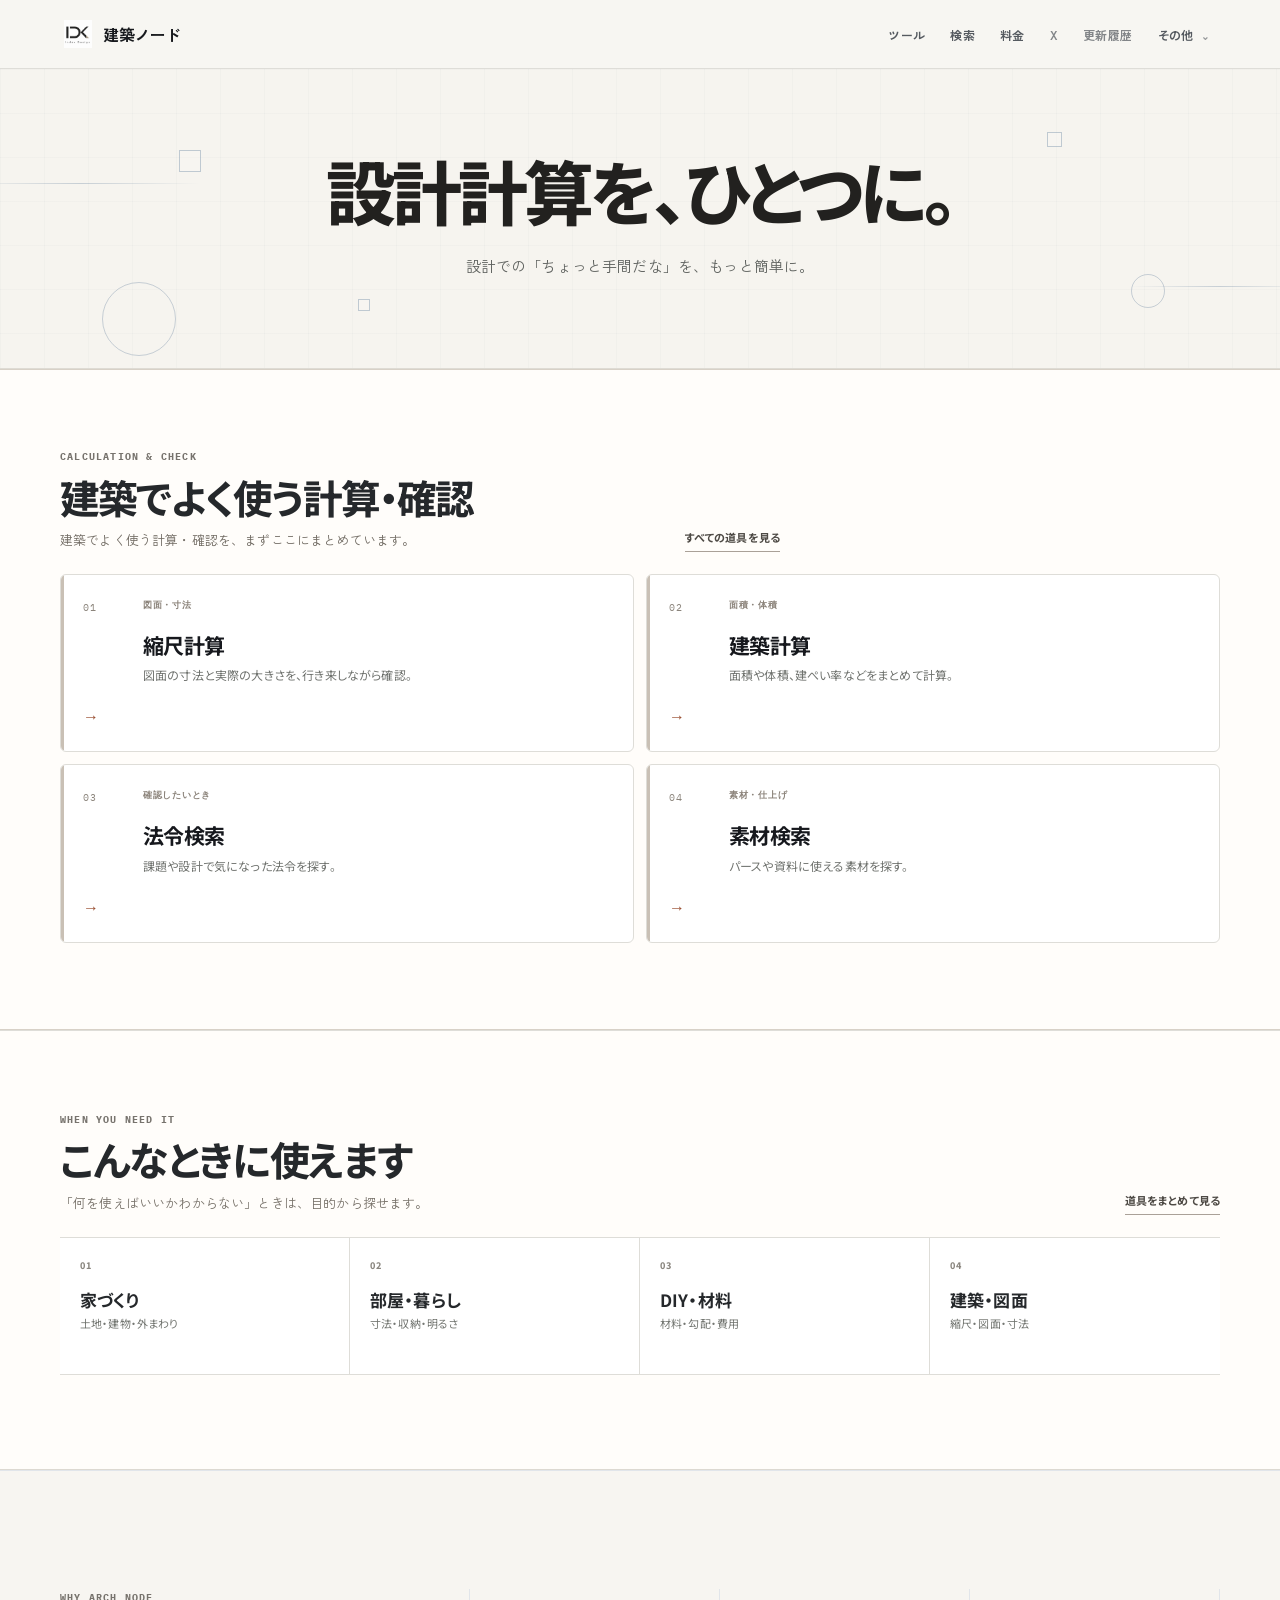
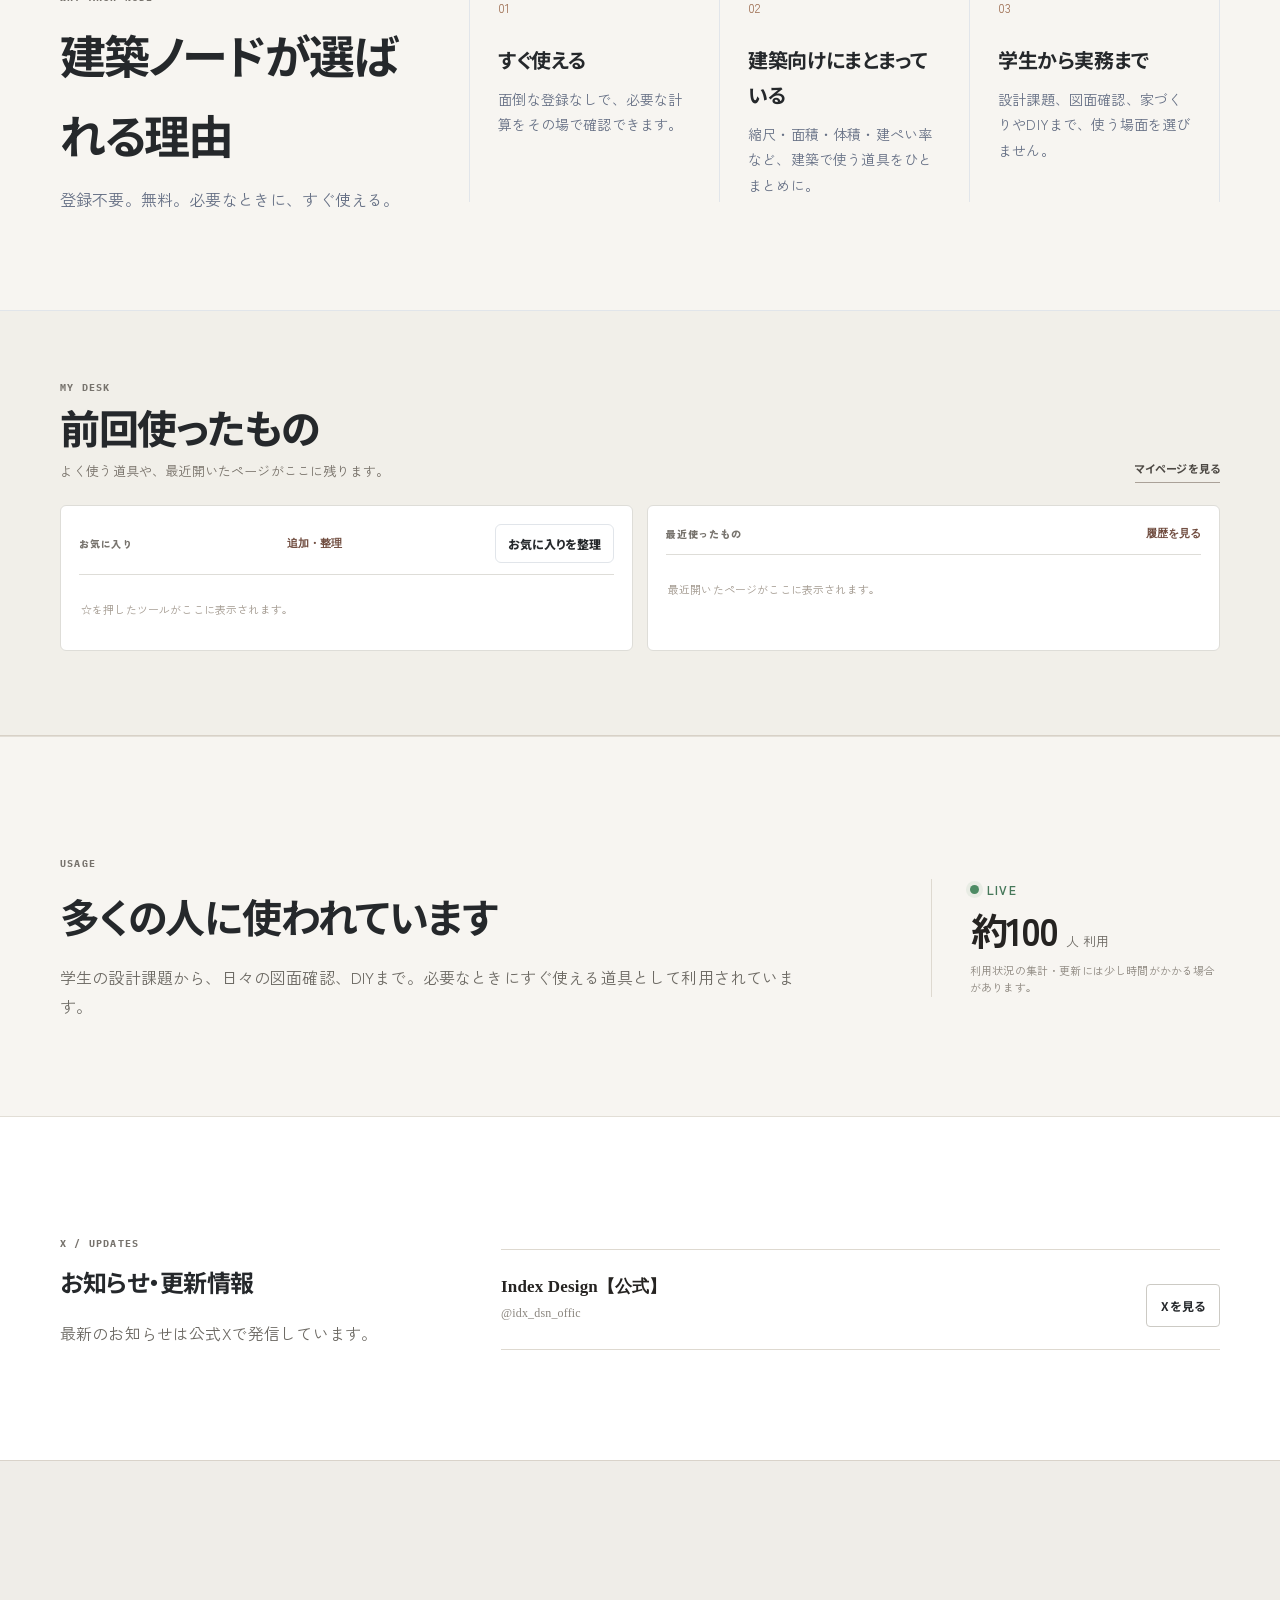
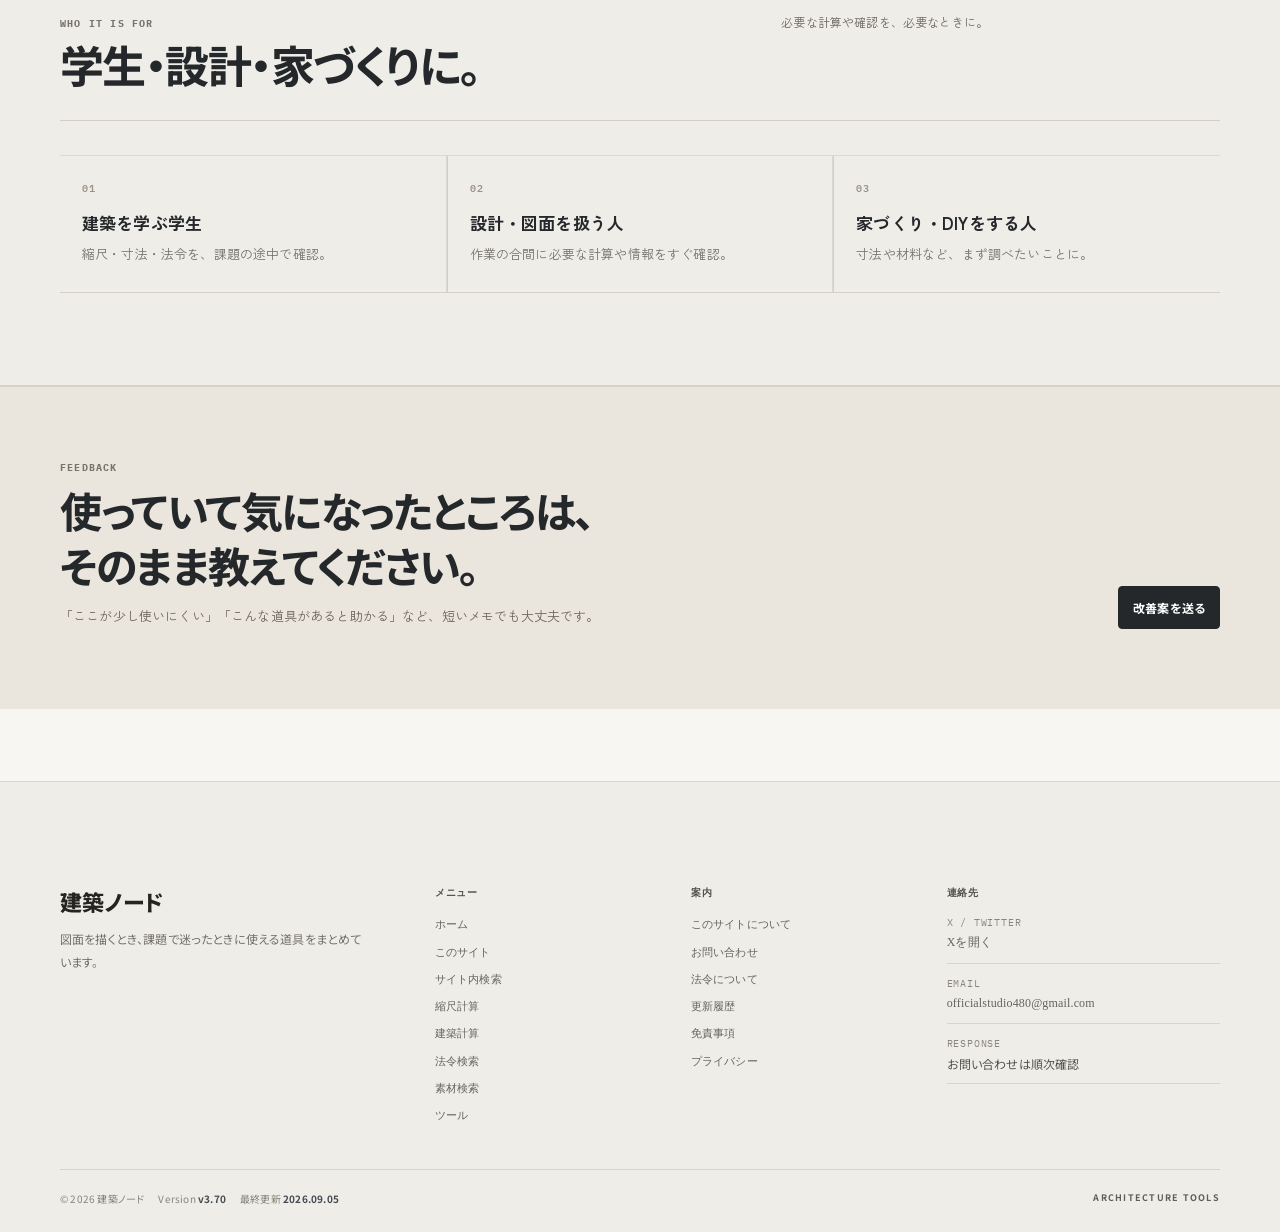
<file: index.html>
<!doctype html>
<html lang="ja">
<head>
  <meta charset="UTF-8">
  <meta name="viewport" content="width=device-width, initial-scale=1">
  <meta name="description" content="建築ノードは、縮尺・面積・体積・建ぺい率など、建築で使う計算と確認のための道具をまとめたサイトです。建築を学ぶ学生から、図面を扱う人、家づくりやDIYをする人まで使えます。">
  <meta name="robots" content="index, follow">
  <meta name="author" content="建築ノード">
  <link rel="canonical" href="index.html">
  <meta property="og:type" content="website">
  <meta property="og:title" content="建築ノード｜建築計算・縮尺・図面確認の便利ツール">
  <meta property="og:description" content="建築ノードは、縮尺・面積・体積・建ぺい率など、建築で使う計算と確認のための道具をまとめたサイトです。建築を学ぶ学生から、図面を扱う人、家づくりやDIYをする人まで使えます。">
  <meta property="og:site_name" content="建築ノード">
  <meta name="twitter:card" content="summary">
  <meta name="twitter:title" content="建築ノード｜建築計算・縮尺・図面確認の便利ツール">
  <meta name="twitter:description" content="建築ノードは、縮尺・面積・体積・建ぺい率など、建築で使う計算と確認のための道具をまとめたサイトです。建築を学ぶ学生から、図面を扱う人、家づくりやDIYをする人まで使えます。">
  <meta name="theme-color" content="#f4f1eb">

  <title>建築ノード｜建築計算・縮尺・図面確認の便利ツール</title>
  <link rel="preconnect" href="https://fonts.googleapis.com">
  <link rel="preconnect" href="https://fonts.gstatic.com" crossorigin>
  <link href="https://fonts.googleapis.com/css2?family=IBM+Plex+Mono:wght@400;500;600&family=Manrope:wght@400;500;600;700;800&family=Noto+Sans+JP:wght@400;500;600;700;800&display=swap" rel="stylesheet">
  <link href="https://fonts.googleapis.com/css2?family=Zen+Kaku+Gothic+New:wght@400;500;600;700;800;900&display=swap" rel="stylesheet">
  <link rel="stylesheet" href="style.css">
  <meta name="google-site-verification" content="N6YGUapl4HbMPXYP9mu6be3vtUVY6AoU1dfnUfCmM9Y" />
<script type="application/ld+json">
[
  {
    "@context": "https://schema.org",
    "@type": "WebSite",
    "name": "建築ノード",
    "description": "建築ノードは、縮尺・面積・体積・建ぺい率など、建築で使う計算と確認のための道具をまとめたサイトです。建築を学ぶ学生から、図面を扱う人、家づくりやDIYをする人まで使えます。",
    "inLanguage": "ja"
  },
  {
    "@context": "https://schema.org",
    "@type": "WebPage",
    "name": "建築ノード｜建築計算・縮尺・図面確認の便利ツール",
    "description": "建築ノードは、縮尺・面積・体積・建ぺい率など、建築で使う計算と確認のための道具をまとめたサイトです。建築を学ぶ学生から、図面を扱う人、家づくりやDIYをする人まで使えます。",
    "inLanguage": "ja"
  }
]
  </script>
</head>
<body class="home-page">
<!-- このページの内容を編集するときは、このHTMLファイルを開いてください。 -->

<header class="site-header">
  <div class="container header-inner">
    <a class="logo" href="index.html">
      <span class="logo-mark"><img src="IMG/logo.png" alt="建築ノード"></span>
      <span>建築ノード</span>
    </a>

    <!-- PCでは各機能を直接表示。スマホではハンバーガーにまとめます。 -->
    <button class="menu-toggle" id="menuToggle" aria-label="メニュー" aria-expanded="false">
      <span></span>
      <span></span>
      <span></span>
    </button>
    <nav class="main-nav" id="mainNav" aria-label="メインナビゲーション">
      <a href="tools.html">ツール</a>
      <a href="search.html">検索</a>
      <a href="plans.html">料金</a>
      <a class="header-x-link" href="https://x.com/idx_dsn_offic" target="_blank" rel="noopener noreferrer" aria-label="公式Xを開く">X</a>
      <a class="header-updates-link" href="updates.html" aria-label="更新履歴">更新履歴</a>
      <details class="nav-more">
        <summary>その他</summary>
        <div class="nav-more-panel">
          <a href="scale.html">縮尺計算</a>
          <a href="calculator.html">建築計算</a>
          <a href="law.html">法令検索</a>
          <a href="materials.html">素材検索</a>
          <a href="about.html">このサイト</a>
          <a href="contact.html">お問い合わせ</a>
          <a href="mypage.html">マイページ</a>
        </div>
      </details>
    </nav>
  </div>
</header>

<main>
  <section class="hero hero-human home-hero-minimal" aria-labelledby="homeHeroTitle">
    <div class="home-motion-field" aria-hidden="true">
      <span class="motion-square motion-square-a"></span>
      <span class="motion-square motion-square-b"></span>
      <span class="motion-square motion-square-c"></span>
      <span class="motion-circle motion-circle-a"></span>
      <span class="motion-circle motion-circle-b"></span>
      <span class="motion-line motion-line-a"></span>
      <span class="motion-line motion-line-b"></span>
    </div>
    <div class="container home-hero-minimal-inner">
      <h1 id="homeHeroTitle">設計計算を、ひとつに。</h1>
      <p>設計での「ちょっと手間だな」を、もっと簡単に。</p>
    </div>
  </section>

  <section class="section home-tools" id="tools">
    <div class="container">
      <div class="section-intro home-section-intro">
        <div>
          <p class="section-label">CALCULATION & CHECK</p>
          <h2>建築でよく使う計算・確認</h2>
          <p>建築でよく使う計算・確認を、まずここにまとめています。</p>
        </div>
        <a class="text-link" href="tools.html">すべての道具を見る</a>
      </div>

      <div class="tool-grid human-tool-grid">
        <a class="tool-card human-tool-card human-tool-main" href="scale.html">
          <span class="human-tool-index">01</span>
          <div class="human-tool-content">
            <span class="human-tool-kicker">図面・寸法</span>
            <h2>縮尺計算</h2>
            <p>図面の寸法と実際の大きさを、行き来しながら確認。</p>
          </div>
          
        </a>

        <a class="tool-card human-tool-card human-tool-main" href="calculator.html">
          <span class="human-tool-index">02</span>
          <div class="human-tool-content">
            <span class="human-tool-kicker">面積・体積</span>
            <h2>建築計算</h2>
            <p>面積や体積、建ぺい率などをまとめて計算。</p>
          </div>
          
        </a>

        <a class="tool-card human-tool-card" href="law.html">
          <span class="human-tool-index">03</span>
          <div class="human-tool-content">
            <span class="human-tool-kicker">確認したいとき</span>
            <h2>法令検索</h2>
            <p>課題や設計で気になった法令を探す。</p>
          </div>
          
        </a>

        <a class="tool-card human-tool-card" href="materials.html">
          <span class="human-tool-index">04</span>
          <div class="human-tool-content">
            <span class="human-tool-kicker">素材・仕上げ</span>
            <h2>素材検索</h2>
            <p>パースや資料に使える素材を探す。</p>
          </div>
          
        </a>
      </div>
    </div>
  </section>

  <section class="section purpose-strip human-purpose" aria-label="目的から探す">
    <div class="container">
      <div class="purpose-strip-head">
        <div>
          <p class="section-label">WHEN YOU NEED IT</p>
          <h2>こんなときに使えます</h2>
          <p>「何を使えばいいかわからない」ときは、目的から探せます。</p>
        </div>
        <a class="text-link" href="tools.html">道具をまとめて見る</a>
      </div>
      <div class="purpose-strip-grid human-purpose-grid">
        <a class="purpose-card" href="tools.html?purpose=home"><small>01</small><strong>家づくり</strong><span>土地・建物・外まわり</span></a>
        <a class="purpose-card" href="tools.html?purpose=room"><small>02</small><strong>部屋・暮らし</strong><span>寸法・収納・明るさ</span></a>
        <a class="purpose-card" href="tools.html?purpose=diy"><small>03</small><strong>DIY・材料</strong><span>材料・勾配・費用</span></a>
        <a class="purpose-card" href="tools.html?purpose=arch"><small>04</small><strong>建築・図面</strong><span>縮尺・図面・寸法</span></a>
      </div>
    </div>
  </section>


  <section class="section reasons-section" aria-labelledby="reasonsTitle">
    <div class="container reasons-inner">
      <div class="reasons-intro">
        <p class="section-label">WHY ARCH NODE</p>
        <h2 id="reasonsTitle">建築ノードが選ばれる理由</h2>
        <p>登録不要。無料。必要なときに、すぐ使える。</p>
      </div>
      <div class="reasons-grid">
        <article class="reason-item">
          <span>01</span>
          <h3>すぐ使える</h3>
          <p>面倒な登録なしで、必要な計算をその場で確認できます。</p>
        </article>
        <article class="reason-item">
          <span>02</span>
          <h3>建築向けにまとまっている</h3>
          <p>縮尺・面積・体積・建ぺい率など、建築で使う道具をひとまとめに。</p>
        </article>
        <article class="reason-item">
          <span>03</span>
          <h3>学生から実務まで</h3>
          <p>設計課題、図面確認、家づくりやDIYまで、使う場面を選びません。</p>
        </article>
      </div>
    </div>
  </section>





  <section class="section node-dashboard home-dashboard" aria-label="建築ノード クイックアクセス">
    <div class="container">
      <div class="dashboard-heading">
        <div>
          <p class="section-label">MY DESK</p>
          <h2>前回使ったもの</h2>
          <p>よく使う道具や、最近開いたページがここに残ります。</p>
        </div>
        <a class="text-link" href="mypage.html">マイページを見る</a>
      </div>
      <div class="node-dashboard-grid">
        <div class="node-dashboard-panel human-dashboard-panel">
          <div class="node-panel-head"><span>お気に入り</span><a href="search.html">追加・整理</a></div>
          <div id="nodeFavorites" class="node-mini-grid"></div>
        </div>
        <div class="node-dashboard-panel human-dashboard-panel">
          <div class="node-panel-head"><span>最近使ったもの</span><a href="search.html">履歴を見る</a></div>
          <div id="nodeRecent" class="node-mini-grid"></div>
        </div>
      </div>
    </div>
  </section>


  <section class="section usage-section" aria-label="利用状況">
    <div class="container usage-natural">
      <div class="usage-natural-copy">
        <p class="section-label">USAGE</p>
        <h2>多くの人に使われています</h2>
        <p>学生の設計課題から、日々の図面確認、DIYまで。必要なときにすぐ使える道具として利用されています。</p>
      </div>
      <div class="usage-natural-status" aria-label="現在の利用状況">
        <div class="usage-live"><span class="live-dot" aria-hidden="true"></span><span>LIVE</span></div>
        <div class="usage-people"><strong id="usageCount">約100</strong><span>人 利用</span></div>
        <p>利用状況の集計・更新には少し時間がかかる場合があります。</p>
      </div>
    </div>
  </section>
  <section class="section x-section" aria-labelledby="xTimelineTitle">
    <div class="container x-section-inner x-link-only">
      <div class="x-section-heading">
        <p class="section-label">X / UPDATES</p>
        <h2 id="xTimelineTitle">お知らせ・更新情報</h2>
        <p>最新のお知らせは公式Xで発信しています。</p>
      </div>
      <a class="x-update-link-card" href="https://x.com/idx_dsn_offic" target="_blank" rel="noopener noreferrer" aria-label="Index Design公式Xを見る">
        <div>
          <strong>Index Design【公式】</strong>
          <span>@idx_dsn_offic</span>
        </div>
        <span class="button secondary">Xを見る</span>
      </a>
    </div>
  </section>

  <section class="section people-section people-section-clean" aria-label="建築ノードを使う人">
    <div class="container">
      <div class="people-section-head">
        <div>
          <p class="section-label">WHO IT IS FOR</p>
          <h2>学生・設計・家づくりに。</h2>
        </div>
        <p class="people-section-note">必要な計算や確認を、必要なときに。</p>
      </div>
      <div class="people-simple-grid">
        <div class="people-simple-item"><span>01</span><strong>建築を学ぶ学生</strong><p>縮尺・寸法・法令を、課題の途中で確認。</p></div>
        <div class="people-simple-item"><span>02</span><strong>設計・図面を扱う人</strong><p>作業の合間に必要な計算や情報をすぐ確認。</p></div>
        <div class="people-simple-item"><span>03</span><strong>家づくり・DIYをする人</strong><p>寸法や材料など、まず調べたいことに。</p></div>
      </div>
    </div>
  </section>

  <section class="section home-feedback" aria-label="フィードバック">
    <div class="container home-feedback-inner">
      <div>
        <p class="section-label">FEEDBACK</p>
        <h2>使っていて気になったところは、<br>そのまま教えてください。</h2>
        <p>「ここが少し使いにくい」「こんな道具があると助かる」など、短いメモでも大丈夫です。</p>
      </div>
      <a class="button" data-feedback href="contact.html">改善案を送る</a>
    </div>
  </section>

</main>

<footer class="site-footer">
  <div class="container site-footer-inner">
    <div class="footer-top">
      <div class="footer-brand">
        <div class="footer-brand-name">建築ノード</div>
        <p class="footer-brand-copy">図面を描くとき、課題で迷ったときに使える道具をまとめています。</p>
      </div>

      <div>
        <div class="footer-heading">メニュー</div>
        <nav class="footer-links" aria-label="フッターナビゲーション">
          <a href="index.html">ホーム</a>
          <a href="about.html">このサイト</a>
          <a href="search.html">サイト内検索</a>
          <a href="scale.html">縮尺計算</a>
          <a href="calculator.html">建築計算</a>
          <a href="law.html">法令検索</a>
          <a href="materials.html">素材検索</a><a href="tools.html">ツール</a>
        </nav>
      </div>

      <div>
        <div class="footer-heading">案内</div>
        <div class="footer-links">
          <a href="about.html">このサイトについて</a>
          <a href="contact.html">お問い合わせ</a>
          <a href="law.html">法令について</a>
          <a href="updates.html">更新履歴</a>
          <a href="about.html#disclaimer">免責事項</a>
          <a href="about.html#privacy">プライバシー</a>
        </div>
      </div>

      <div>
        <div class="footer-heading">連絡先</div>
        <div class="footer-contact">
          <div class="footer-contact-row">
            <span class="footer-label">X / Twitter</span>
            <a id="footerXLink" href="#" aria-label="X">未設定</a>
          </div>
          <div class="footer-contact-row">
            <span class="footer-label">Email</span>
            <a id="footerMailLink" href="#" aria-label="メール">未設定</a>
          </div>
          <div class="footer-contact-row">
            <span class="footer-label">Response</span>
            <span>お問い合わせは順次確認</span>
          </div>
        </div>
      </div>
    </div>

    <div class="footer-meta">
      <div class="footer-meta-left">
        <span>© 2026 建築ノード</span>
        <span>Version <strong data-site-version>v3.73</strong></span>
        <span>最終更新 <strong data-site-updated>2026.09.05</strong></span>
      </div>
      <div class="footer-meta-right">
        <span class="footer-status">ARCHITECTURE TOOLS</span>
      </div>
    </div>
  </div>
</footer>

<button class="back-to-top" id="backToTop" type="button" aria-label="ページ上部へ戻る">
  <span aria-hidden="true">↑</span>
</button>

<script src="script.js"></script>
</body>
</html>
</file>
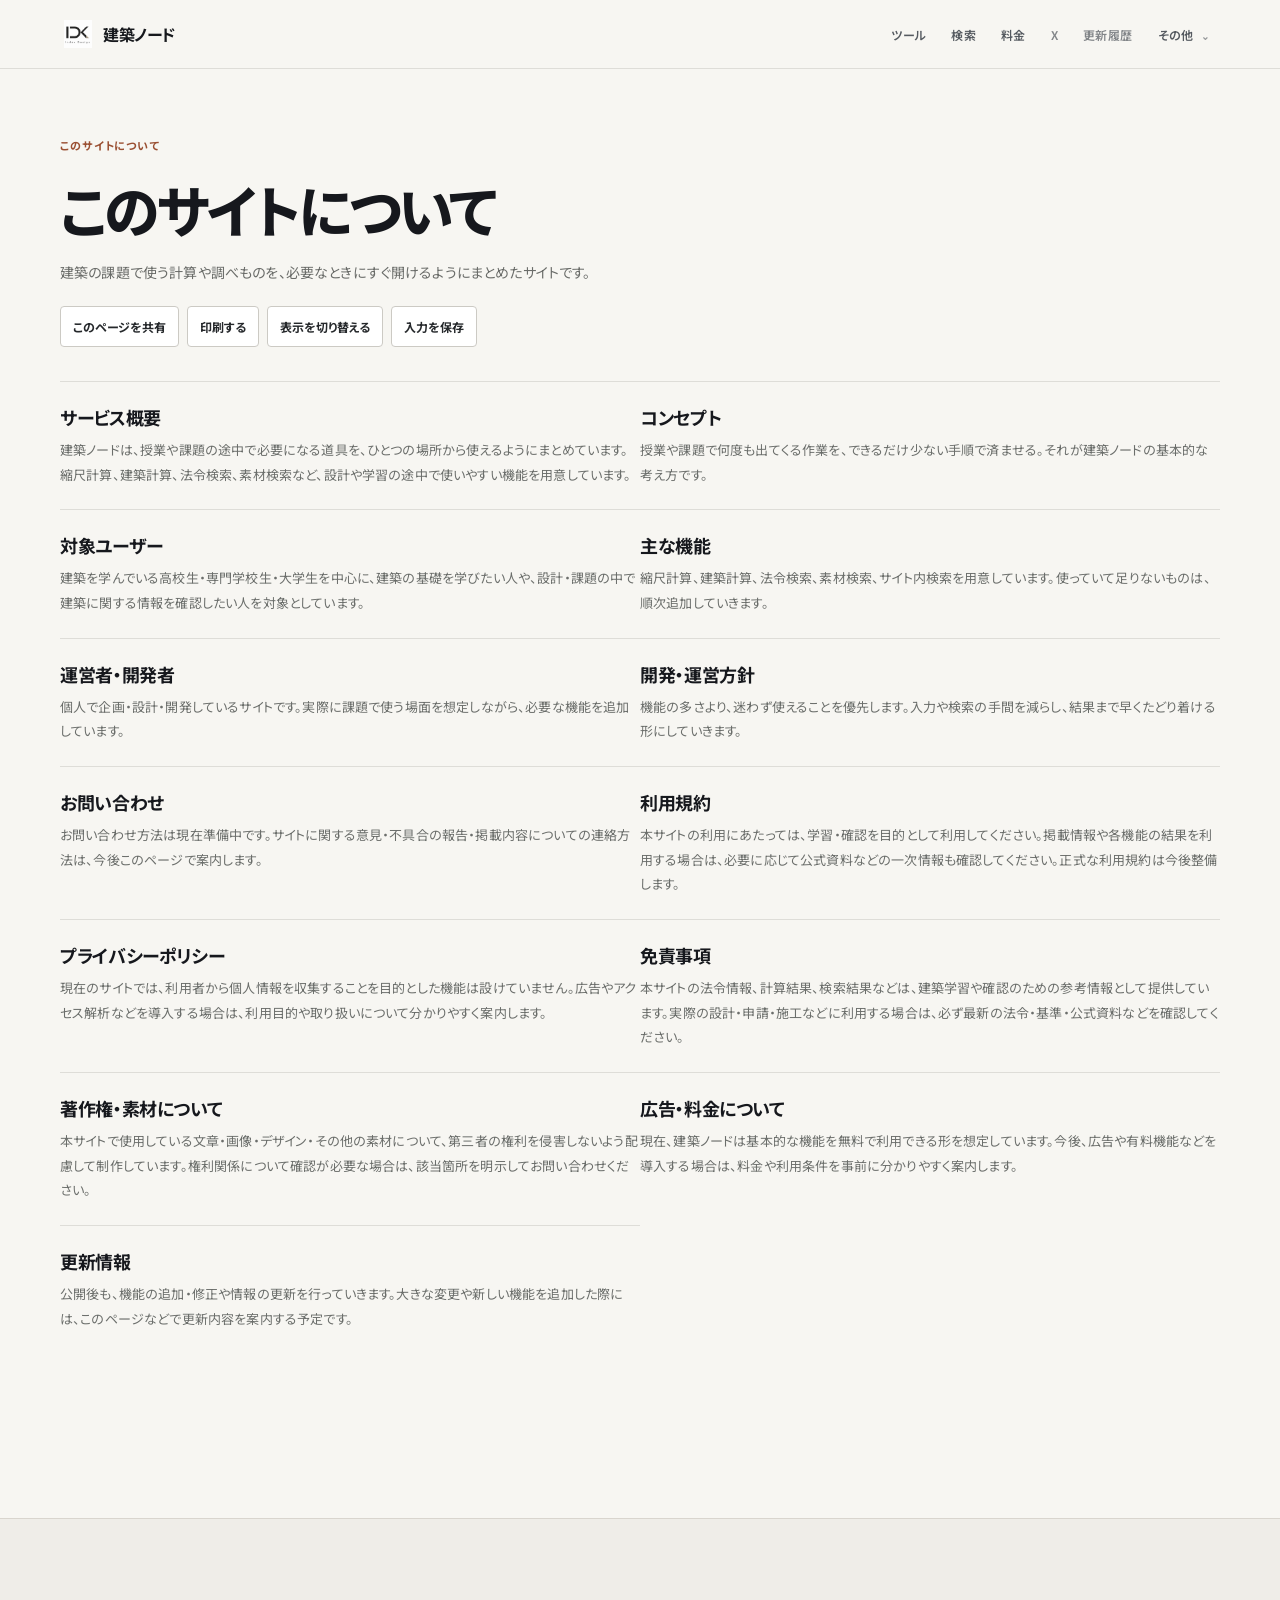
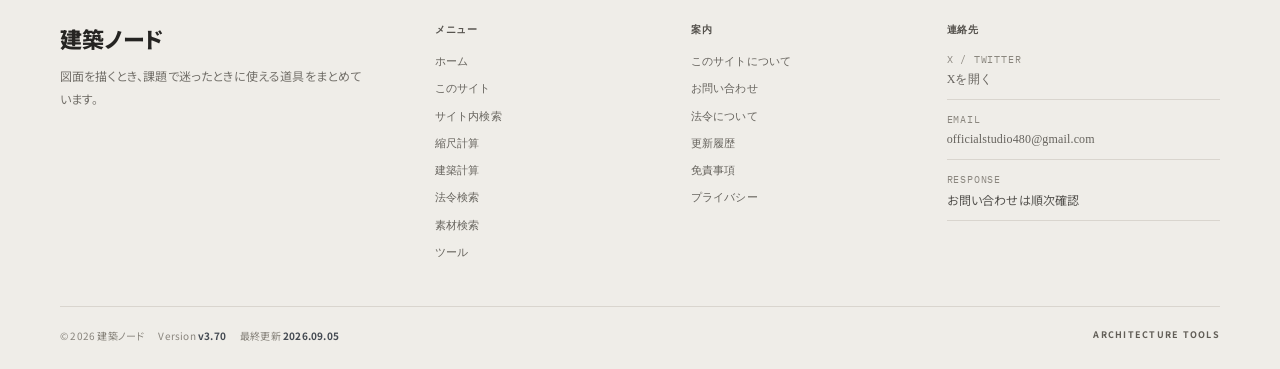
<file: about.html>
<!doctype html><html lang="ja"><head><meta charset="UTF-8"><meta name="viewport" content="width=device-width,initial-scale=1">
  <meta name="description" content="建築ノードの目的、対象ユーザー、機能、運営方針、免責事項などを案内しています。建築学生から一般の家づくり・DIYユーザーまで利用できます。">
  <meta name="robots" content="index, follow">
  <meta name="author" content="建築ノード">
  <link rel="canonical" href="about.html">
  <meta property="og:type" content="website">
  <meta property="og:title" content="建築ノードについて｜建築・住まいの道具サイト">
  <meta property="og:description" content="建築ノードの目的、対象ユーザー、機能、運営方針、免責事項などを案内しています。建築学生から一般の家づくり・DIYユーザーまで利用できます。">
  <meta property="og:site_name" content="建築ノード">
  <meta name="twitter:card" content="summary">
  <meta name="twitter:title" content="建築ノードについて｜建築・住まいの道具サイト">
  <meta name="twitter:description" content="建築ノードの目的、対象ユーザー、機能、運営方針、免責事項などを案内しています。建築学生から一般の家づくり・DIYユーザーまで利用できます。">
  <meta name="theme-color" content="#f6f7f9">
<title>建築ノードについて｜建築・住まいの道具サイト</title><link rel="stylesheet" href="style.css"><script type="application/ld+json">
{
  "@context": "https://schema.org",
  "@type": "WebPage",
  "name": "建築ノードについて｜建築・住まいの道具サイト",
  "description": "建築ノードの目的、対象ユーザー、機能、運営方針、免責事項などを案内しています。建築学生から一般の家づくり・DIYユーザーまで利用できます。",
  "inLanguage": "ja"
}
  </script>
  <link rel="preconnect" href="https://fonts.googleapis.com">
  <link rel="preconnect" href="https://fonts.gstatic.com" crossorigin>
  <link href="https://fonts.googleapis.com/css2?family=IBM+Plex+Mono:wght@400;500;600&family=Manrope:wght@400;500;600;700;800&family=Noto+Sans+JP:wght@400;500;600;700;800&display=swap" rel="stylesheet">
</head><body>
<!-- このページの内容を編集するときは、このHTMLファイルを開いてください。 --><header class="site-header">
  <div class="container header-inner">
    <a class="logo" href="index.html">
      <span class="logo-mark"><img src="IMG/logo.png" alt="建築ノード"></span>
      <span>建築ノード</span>
    </a>

    <!-- PCでは各機能を直接表示。スマホではハンバーガーにまとめます。 -->
    <button class="menu-toggle" id="menuToggle" aria-label="メニュー" aria-expanded="false">
      <span></span>
      <span></span>
      <span></span>
    </button>
    <nav class="main-nav" id="mainNav" aria-label="メインナビゲーション">
      <a href="tools.html">ツール</a>
      <a href="search.html">検索</a>
      <a href="plans.html">料金</a>
      <a class="header-x-link" href="https://x.com/idx_dsn_offic" target="_blank" rel="noopener noreferrer" aria-label="公式Xを開く">X</a>
      <a class="header-updates-link" href="updates.html" aria-label="更新履歴">更新履歴</a>
      <details class="nav-more">
        <summary>その他</summary>
        <div class="nav-more-panel">
          <a href="scale.html">縮尺計算</a>
          <a href="calculator.html">建築計算</a>
          <a href="law.html">法令検索</a>
          <a href="materials.html">素材検索</a>
          <a href="about.html">このサイト</a>
          <a href="contact.html">お問い合わせ</a>
          <a href="mypage.html">マイページ</a>
        </div>
      </details>
    </nav>
  </div>
</header><main class="container page"><div class="page-heading"><p class="eyebrow">このサイトについて</p><h1>このサイトについて</h1><p>建築の課題で使う計算や調べものを、必要なときにすぐ開けるようにまとめたサイトです。</p>
</div><div class="about-grid"><section class="about-block">
  <h2>サービス概要</h2><p>建築ノードは、授業や課題の途中で必要になる道具を、ひとつの場所から使えるようにまとめています。縮尺計算、建築計算、法令検索、素材検索など、設計や学習の途中で使いやすい機能を用意しています。</p></section><section class="about-block">
    <h2>コンセプト</h2><p>授業や課題で何度も出てくる作業を、できるだけ少ない手順で済ませる。それが建築ノードの基本的な考え方です。</p></section><section class="about-block">
      <h2>対象ユーザー</h2><p>建築を学んでいる高校生・専門学校生・大学生を中心に、建築の基礎を学びたい人や、設計・課題の中で建築に関する情報を確認したい人を対象としています。</p></section><section class="about-block">
        <h2>主な機能</h2><p>縮尺計算、建築計算、法令検索、素材検索、サイト内検索を用意しています。使っていて足りないものは、順次追加していきます。</p></section><section class="about-block">
          <h2>運営者・開発者</h2><p>個人で企画・設計・開発しているサイトです。実際に課題で使う場面を想定しながら、必要な機能を追加しています。</p></section><section class="about-block">
            <h2>開発・運営方針</h2><p>機能の多さより、迷わず使えることを優先します。入力や検索の手間を減らし、結果まで早くたどり着ける形にしていきます。</p></section><section class="about-block">
              <h2 id="contact">お問い合わせ</h2><p>お問い合わせ方法は現在準備中です。サイトに関する意見・不具合の報告・掲載内容についての連絡方法は、今後このページで案内します。</p></section><section class="about-block">
                <h2>利用規約</h2><p>本サイトの利用にあたっては、学習・確認を目的として利用してください。掲載情報や各機能の結果を利用する場合は、必要に応じて公式資料などの一次情報も確認してください。正式な利用規約は今後整備します。</p></section><section class="about-block">
                  <h2 id="privacy">プライバシーポリシー</h2><p>現在のサイトでは、利用者から個人情報を収集することを目的とした機能は設けていません。広告やアクセス解析などを導入する場合は、利用目的や取り扱いについて分かりやすく案内します。</p></section><section class="about-block">
                    <h2 id="disclaimer">免責事項</h2><p>本サイトの法令情報、計算結果、検索結果などは、建築学習や確認のための参考情報として提供しています。実際の設計・申請・施工などに利用する場合は、必ず最新の法令・基準・公式資料などを確認してください。</p></section><section class="about-block">
                      <h2>著作権・素材について</h2><p>本サイトで使用している文章・画像・デザイン・その他の素材について、第三者の権利を侵害しないよう配慮して制作しています。権利関係について確認が必要な場合は、該当箇所を明示してお問い合わせください。</p></section><section class="about-block">
                        <h2>広告・料金について</h2><p>現在、建築ノードは基本的な機能を無料で利用できる形を想定しています。今後、広告や有料機能などを導入する場合は、料金や利用条件を事前に分かりやすく案内します。</p></section><section class="about-block">
                          <h2>更新情報</h2><p>公開後も、機能の追加・修正や情報の更新を行っていきます。大きな変更や新しい機能を追加した際には、このページなどで更新内容を案内する予定です。</p></section></div></main><footer class="site-footer">
  <div class="container site-footer-inner">
    <div class="footer-top">
      <div class="footer-brand">
        <div class="footer-brand-name">建築ノード</div>
        <p class="footer-brand-copy">図面を描くとき、課題で迷ったときに使える道具をまとめています。</p>
      </div>

      <div>
        <div class="footer-heading">メニュー</div>
        <nav class="footer-links" aria-label="フッターナビゲーション">
          <a href="index.html">ホーム</a>
          <a href="about.html">このサイト</a>
          <a href="search.html">サイト内検索</a>
          <a href="scale.html">縮尺計算</a>
          <a href="calculator.html">建築計算</a>
          <a href="law.html">法令検索</a>
          <a href="materials.html">素材検索</a><a href="tools.html">ツール</a>
        </nav>
      </div>

      <div>
        <div class="footer-heading">案内</div>
        <div class="footer-links">
          <a href="about.html">このサイトについて</a>
          <a href="contact.html">お問い合わせ</a>
          <a href="law.html">法令について</a>
          <a href="updates.html">更新履歴</a>
          <a href="about.html#disclaimer">免責事項</a>
          <a href="about.html#privacy">プライバシー</a>
        </div>
      </div>

      <div>
        <div class="footer-heading">連絡先</div>
        <div class="footer-contact">
          <div class="footer-contact-row">
            <span class="footer-label">X / Twitter</span>
            <a id="footerXLink" href="#" aria-label="X">未設定</a>
          </div>
          <div class="footer-contact-row">
            <span class="footer-label">Email</span>
            <a id="footerMailLink" href="#" aria-label="メール">未設定</a>
          </div>
          <div class="footer-contact-row">
            <span class="footer-label">Response</span>
            <span>お問い合わせは順次確認</span>
          </div>
        </div>
      </div>
    </div>

    <div class="footer-meta">
      <div class="footer-meta-left">
        <span>© 2026 建築ノード</span>
        <span>Version <strong data-site-version>v3.65</strong></span>
        <span>最終更新 <strong data-site-updated>2026.09.05</strong></span>
      </div>
      <div class="footer-meta-right">
        <span class="footer-status">ARCHITECTURE TOOLS</span>
      </div>
    </div>
  </div>
</footer>

<script src="script.js"></script>
</body></html>
</file>
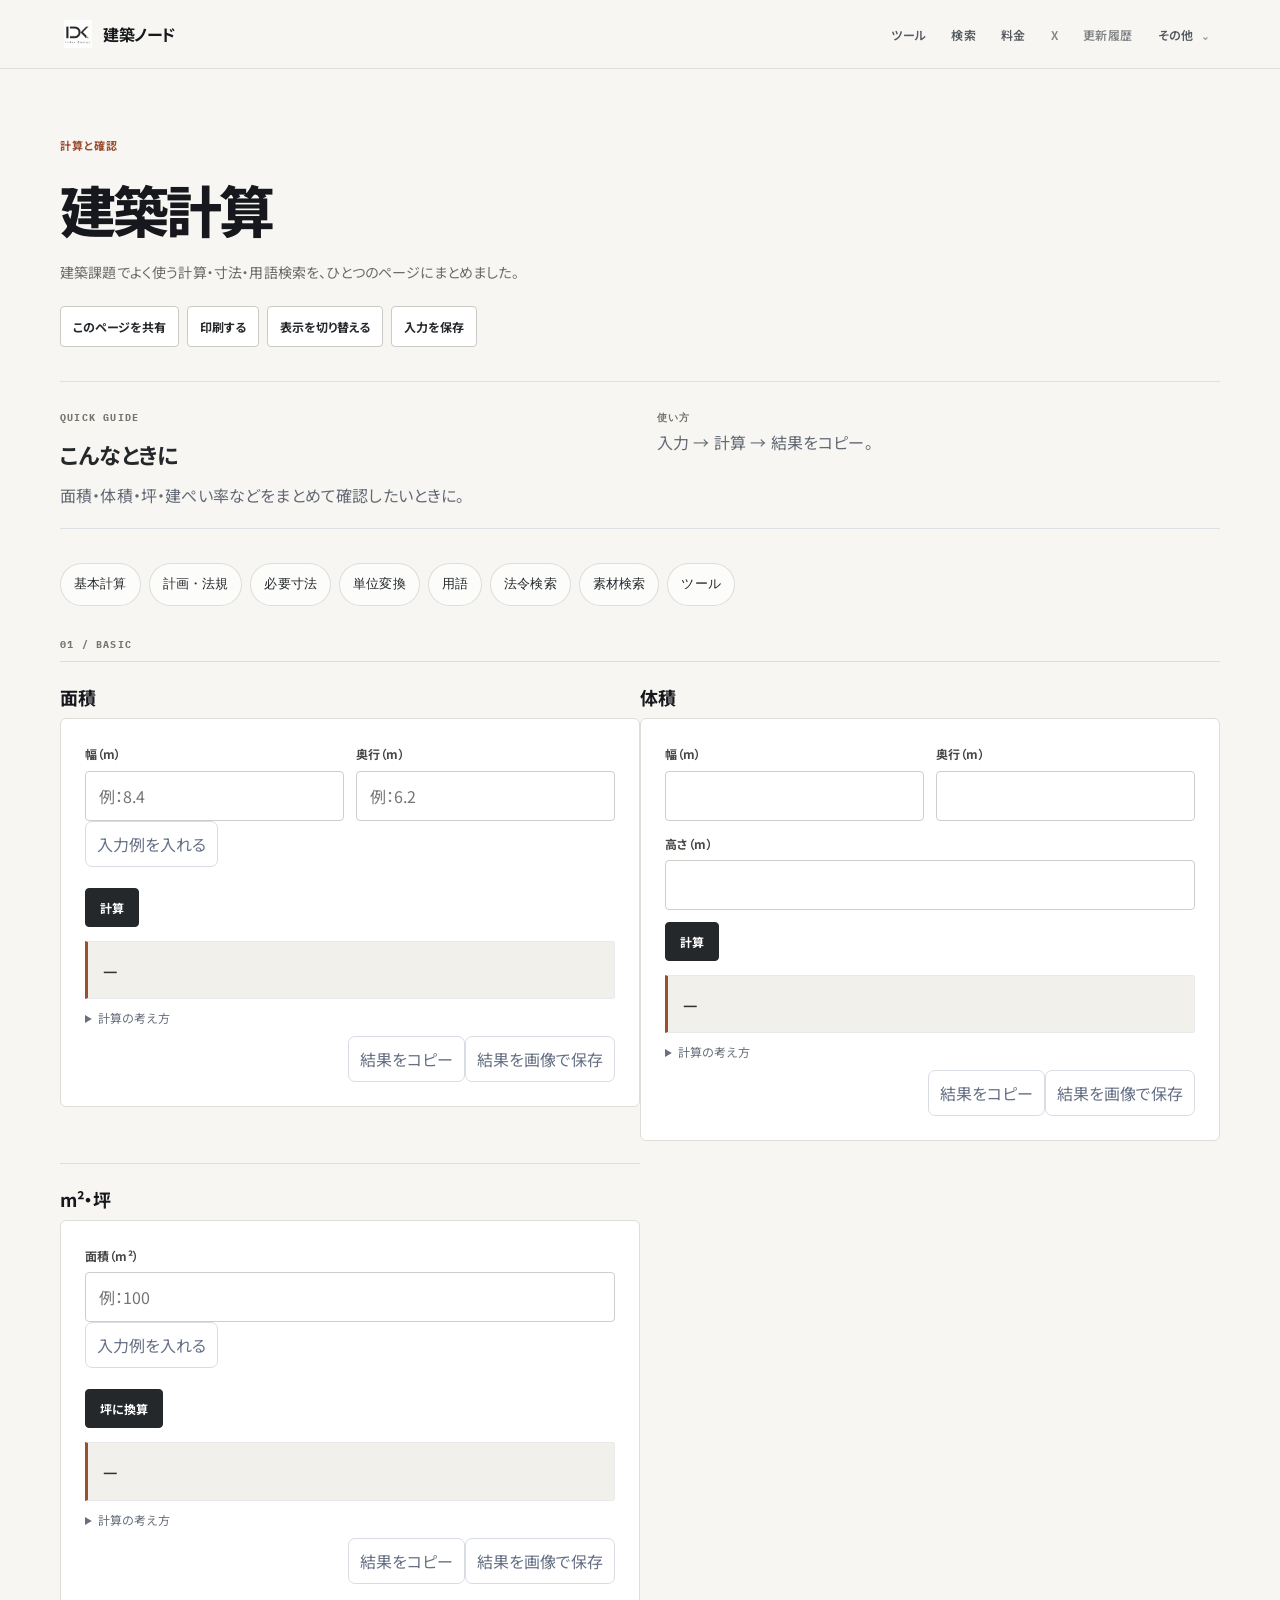
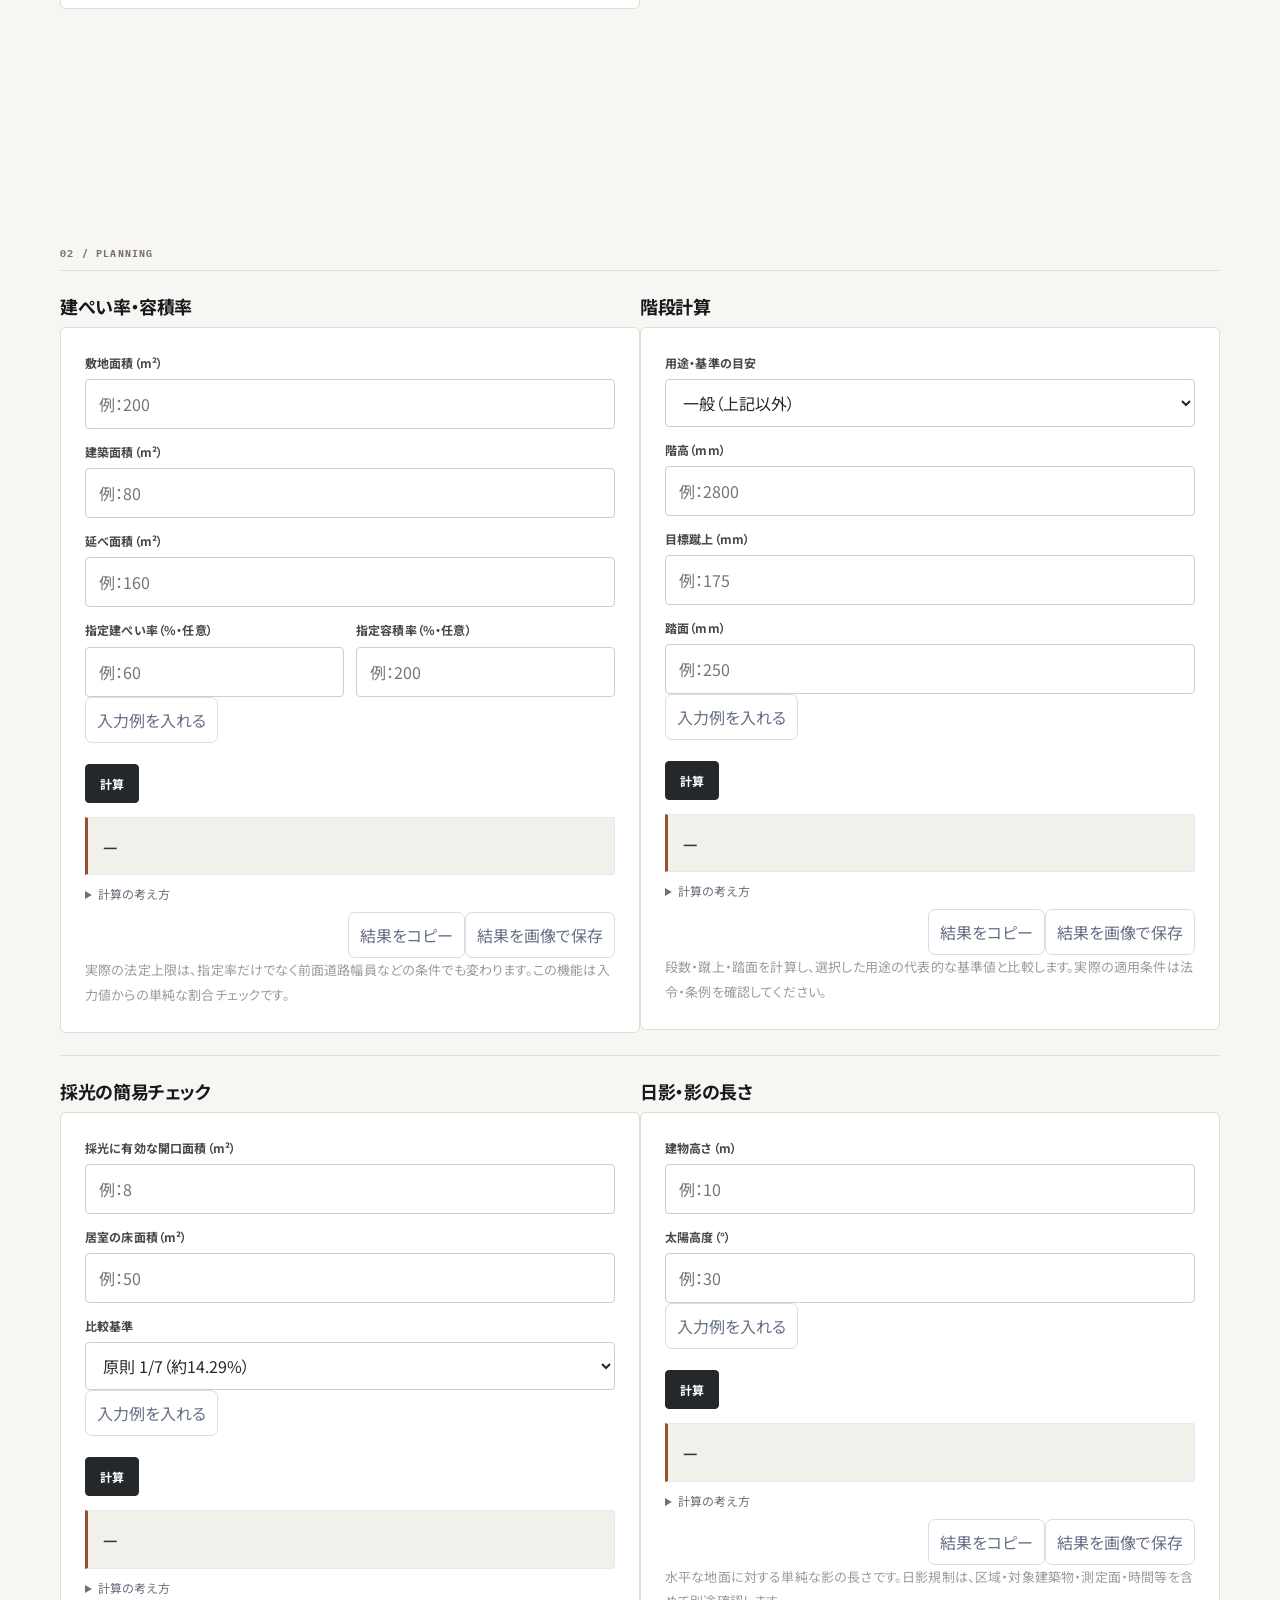
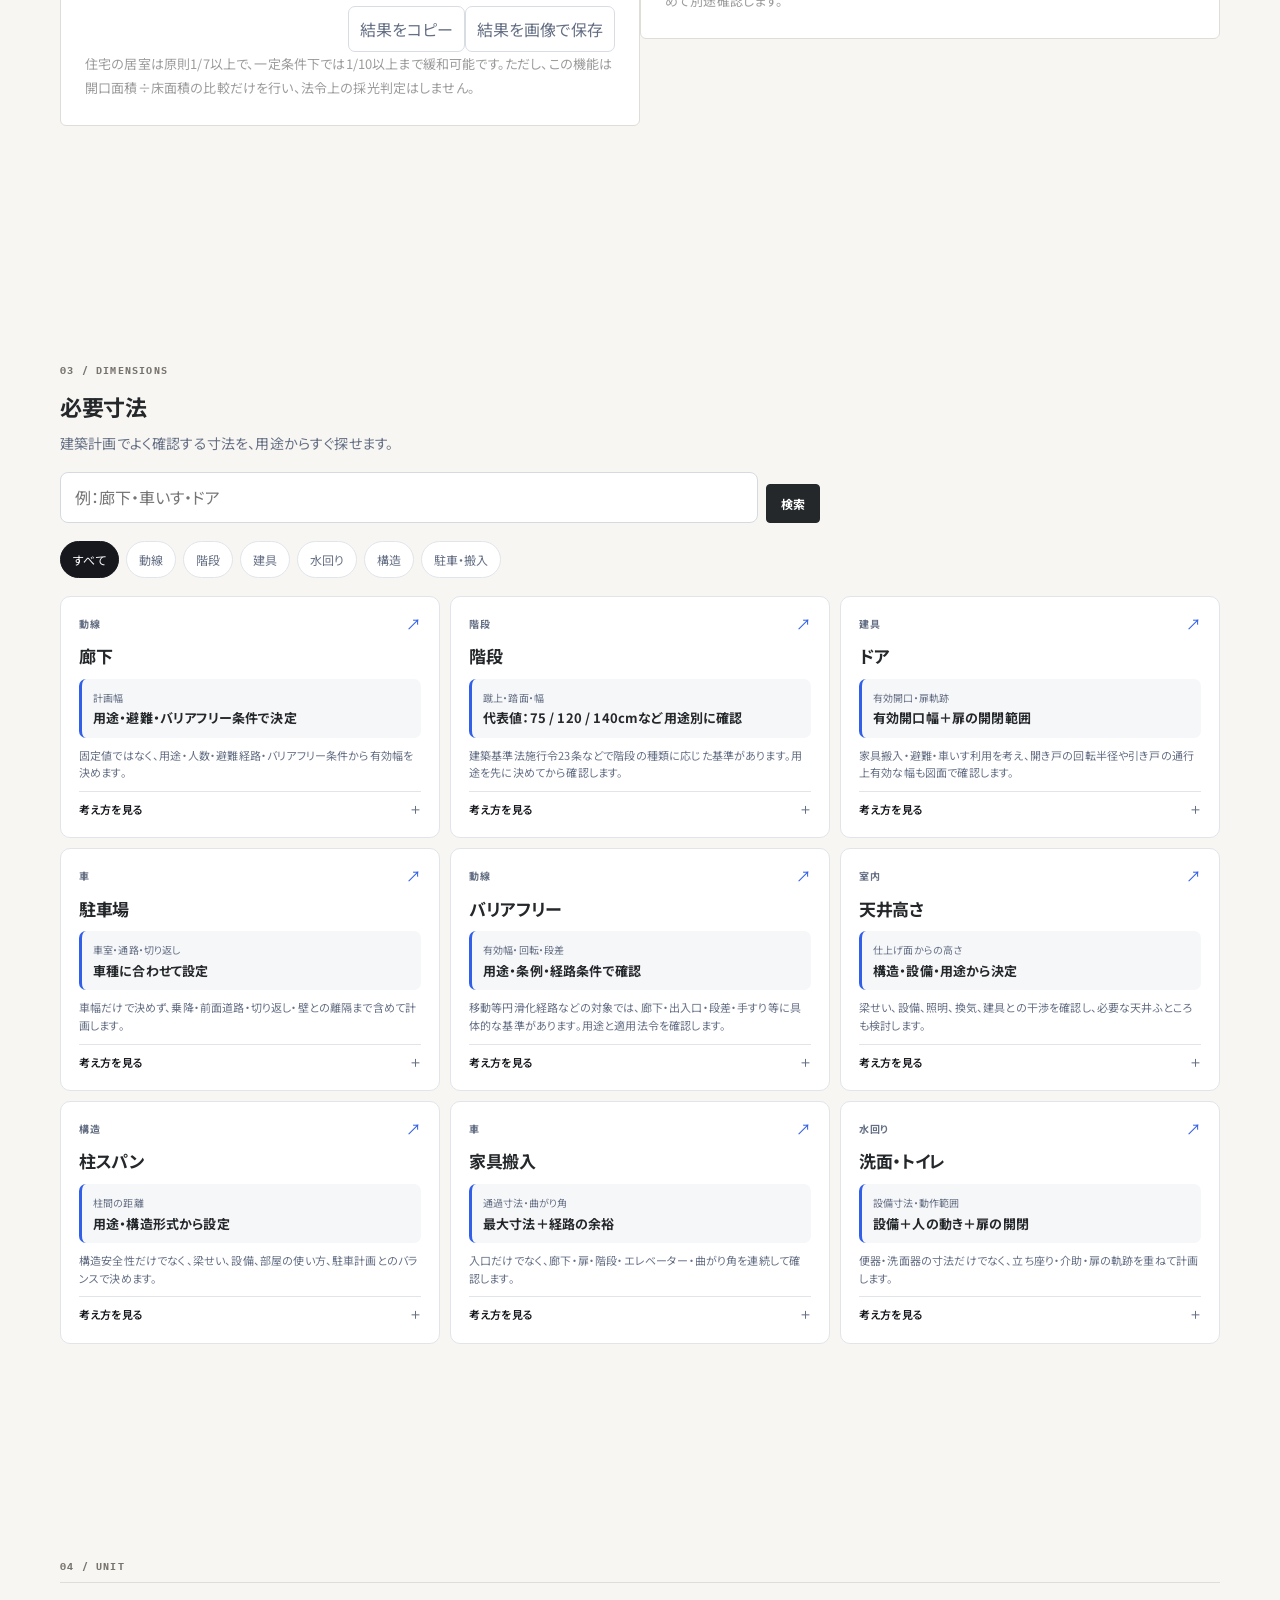
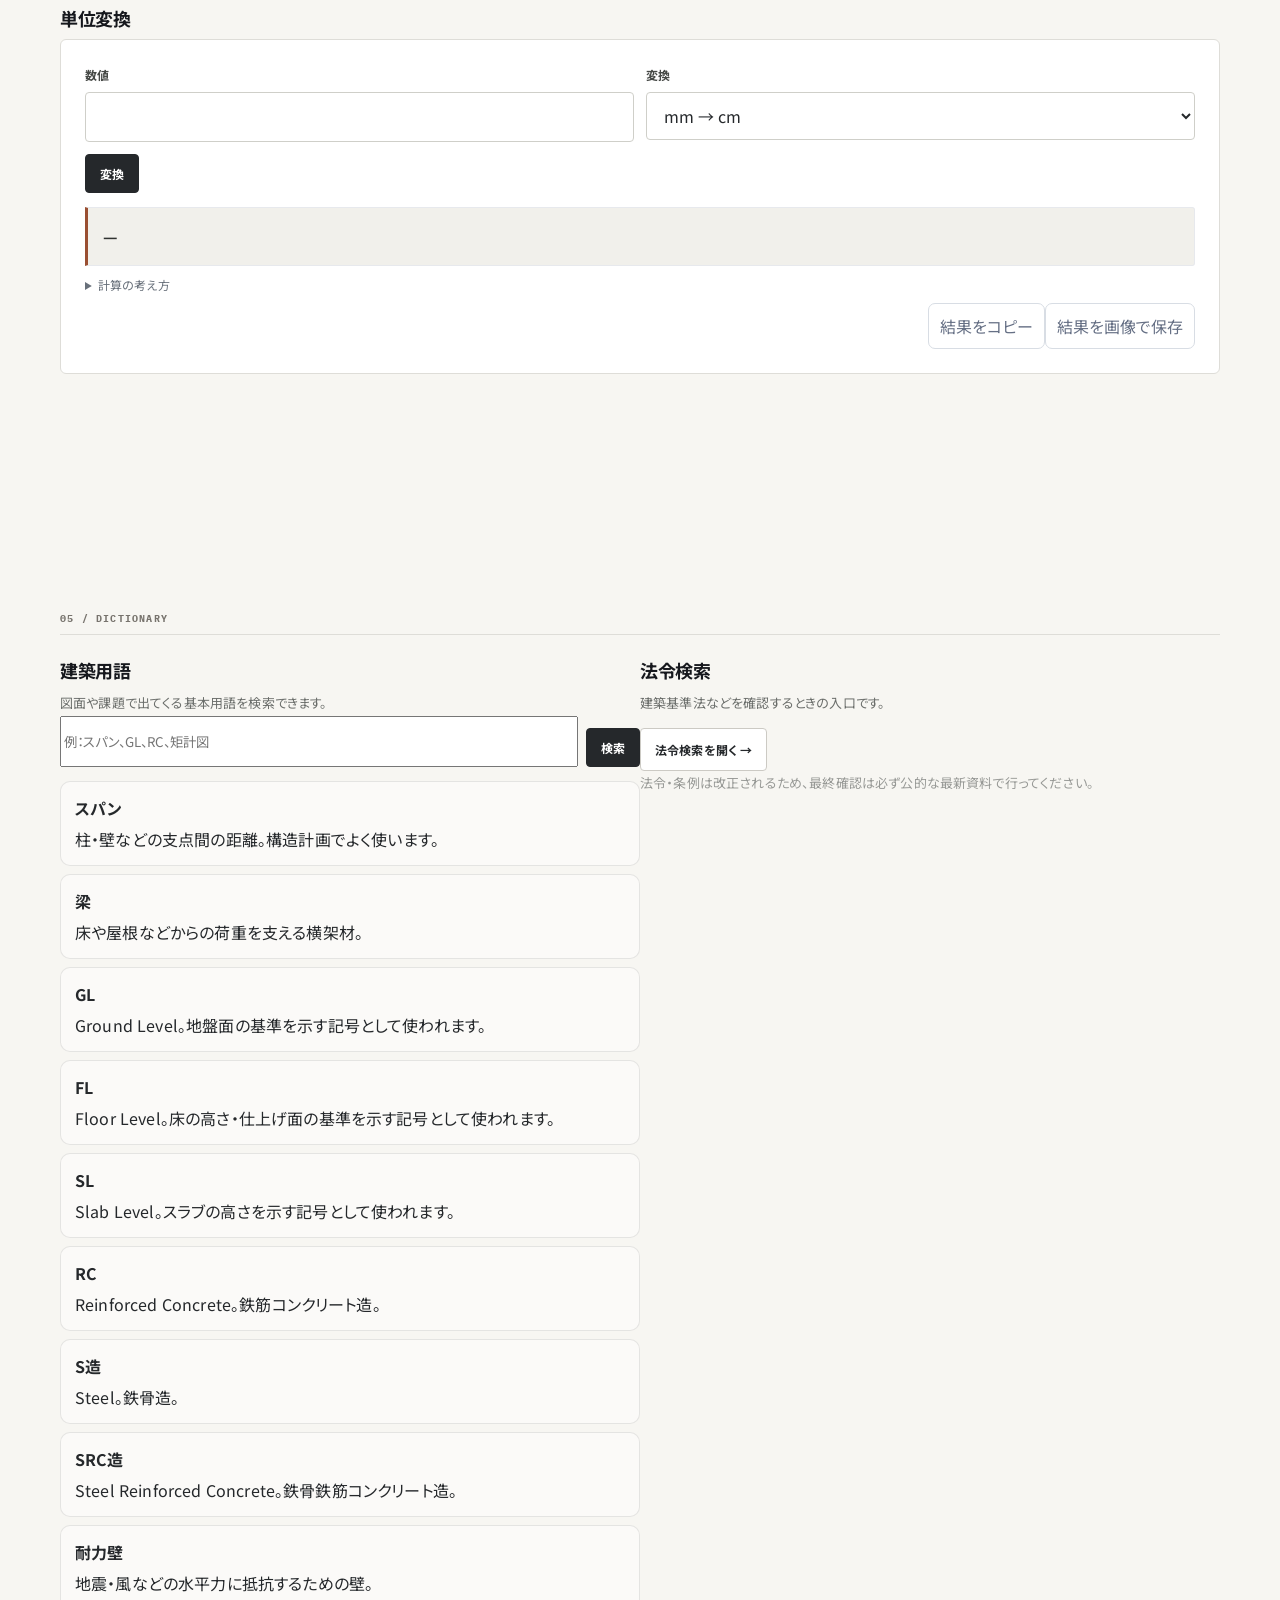
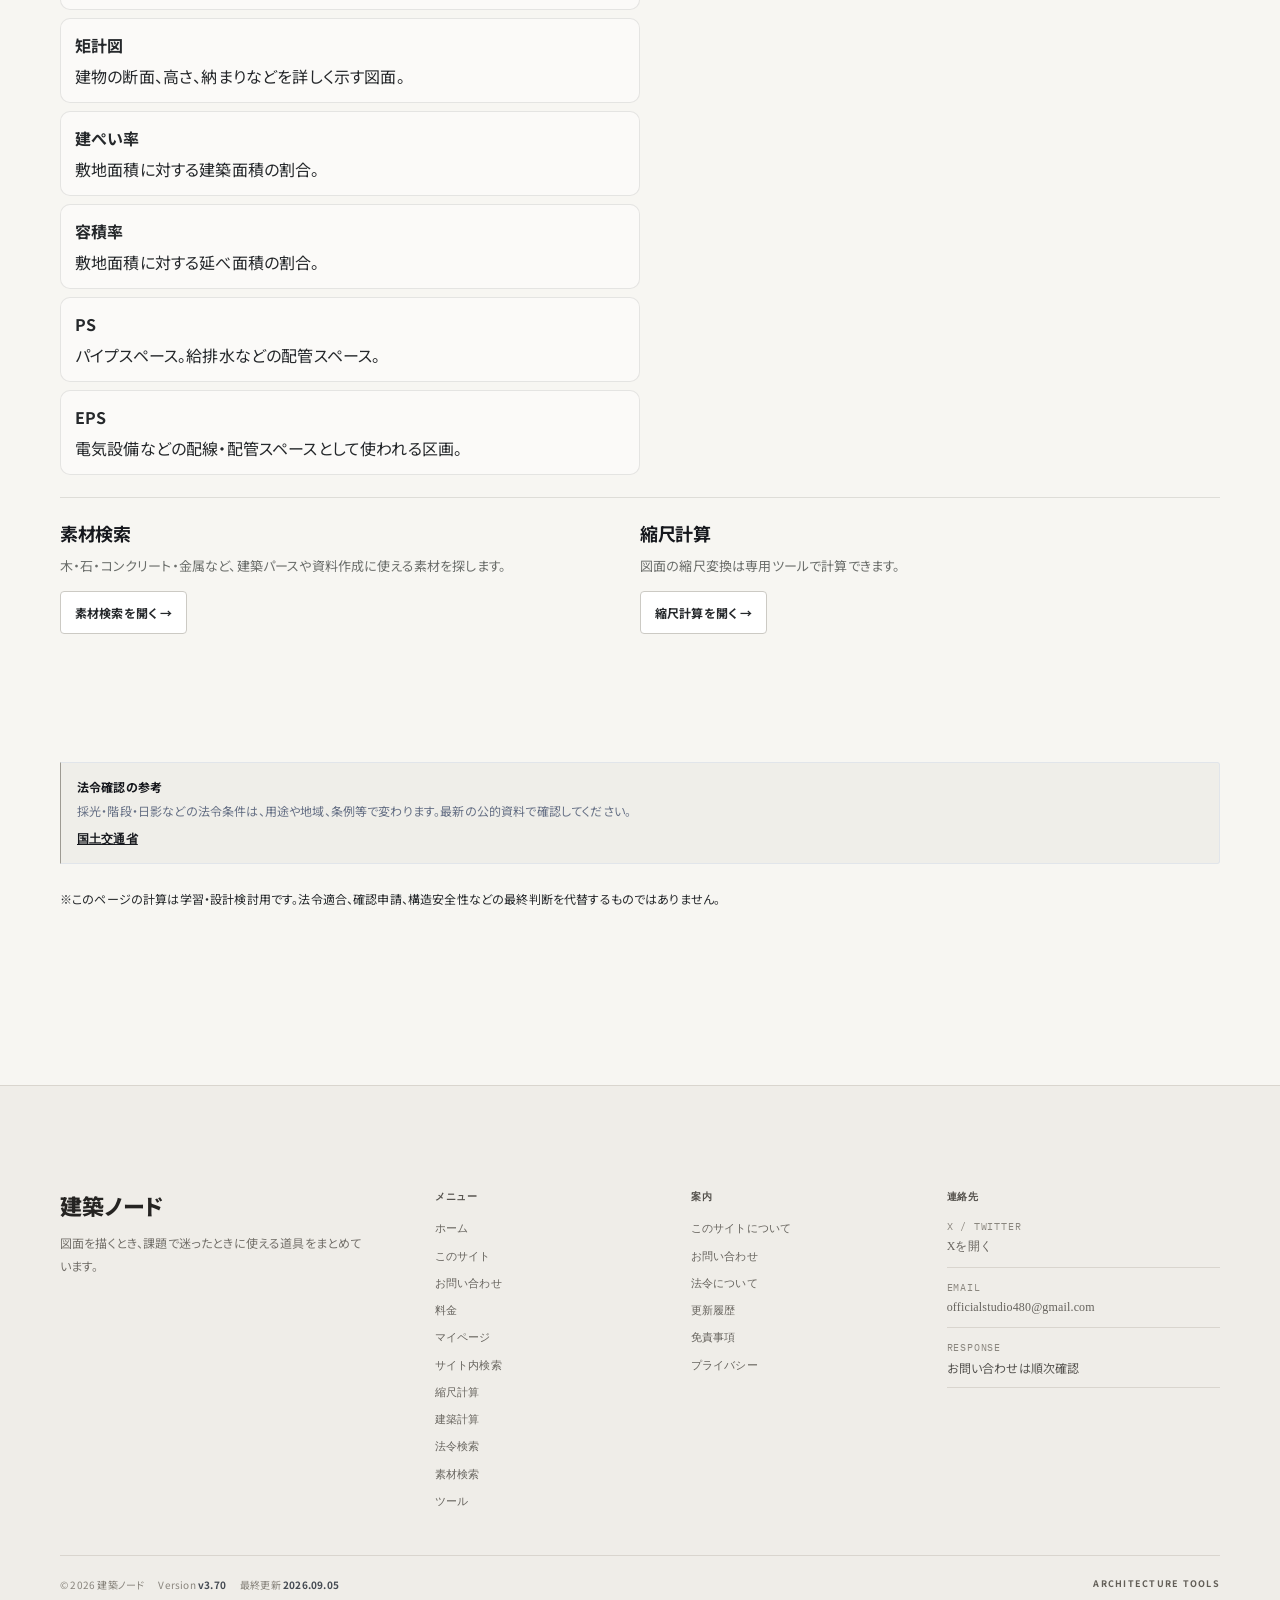
<file: calculator.html>
<!doctype html>
<html lang="ja">
<head>
  <meta charset="UTF-8">
  <meta name="viewport" content="width=device-width, initial-scale=1">
  <meta name="description" content="面積、体積、坪換算、建ぺい率、容積率、階段寸法など、建築課題や家づくりで使う基本計算をまとめて確認できます。">
  <meta name="robots" content="index, follow">
  <meta name="author" content="建築ノード">
  <link rel="canonical" href="calculator.html">
  <meta property="og:type" content="website">
  <meta property="og:title" content="建築計算｜面積・体積・建ぺい率・容積率｜建築ノード">
  <meta property="og:description" content="面積、体積、坪換算、建ぺい率、容積率、階段寸法など、建築課題や家づくりで使う基本計算をまとめて確認できます。">
  <meta property="og:site_name" content="建築ノード">
  <meta name="twitter:card" content="summary">
  <meta name="twitter:title" content="建築計算｜面積・体積・建ぺい率・容積率｜建築ノード">
  <meta name="twitter:description" content="面積、体積、坪換算、建ぺい率、容積率、階段寸法など、建築課題や家づくりで使う基本計算をまとめて確認できます。">
  <meta name="theme-color" content="#f6f7f9">

  <title>建築計算｜面積・体積・建ぺい率・容積率｜建築ノード</title>
  <link rel="preconnect" href="https://fonts.googleapis.com">
  <link rel="preconnect" href="https://fonts.gstatic.com" crossorigin>
  <link href="https://fonts.googleapis.com/css2?family=IBM+Plex+Mono:wght@400;500;600&family=Manrope:wght@400;500;600;700;800&family=Noto+Sans+JP:wght@400;500;600;700;800&display=swap" rel="stylesheet">
  <link rel="stylesheet" href="style.css">
  <style>
    .tool-intro{max-width:780px;margin:0 0 28px}
    .tool-nav{display:flex;gap:8px;flex-wrap:wrap;margin:0 0 30px}
    .tool-nav a{display:inline-flex;padding:9px 13px;border:1px solid rgba(0,0,0,.12);border-radius:999px;text-decoration:none;font-size:.82rem;color:inherit;background:rgba(255,255,255,.65)}
    .tool-nav a:hover{transform:translateY(-1px)}
    .tool-card-wide{grid-column:1/-1}
    .calc-form .two{display:grid;grid-template-columns:1fr 1fr;gap:12px}
    .calc-form .field label{display:block;margin:0 0 7px}
    .result{line-height:1.8;min-height:28px}
    .result .big{font-size:1.25rem;font-weight:800}
    .result .ok{font-weight:700}
    .hint{font-size:.82rem;line-height:1.7;opacity:.68;margin-top:9px}
    .dimension-list,.term-list{display:grid;gap:8px;margin-top:14px}
    .dimension-item,.term-item{padding:12px 14px;border:1px solid rgba(0,0,0,.09);border-radius:10px;background:rgba(255,255,255,.45)}
    .dimension-item strong,.term-item strong{display:block;margin-bottom:3px}
    .search-row{display:flex;gap:8px}.search-row input{flex:1}
    .copy-button{margin-top:10px}
    .dimension-head{display:block;margin-bottom:18px}
    .dimension-head h2{margin:0 0 6px;font-size:22px}
    .dimension-head p{margin:0;color:var(--sub-text);font-size:14px}
    .dimension-search{display:flex;gap:8px;margin-top:16px;width:min(760px,100%)}
    .dimension-search input{flex:1;min-width:0;min-height:46px;padding:10px 14px;background:var(--surface);color:var(--text);border:1px solid #d5dae1;border-radius:8px;font:inherit}
    .dimension-search input:focus{outline:2px solid rgba(49,95,232,.16);border-color:var(--accent)}
    .dimension-filters{display:flex;flex-wrap:wrap;gap:7px;margin:0 0 18px}
    .dimension-filter{border:1px solid var(--border);background:var(--surface);color:var(--sub-text);border-radius:999px;padding:7px 12px;font:inherit;font-size:12px;cursor:pointer;transition:.15s}
    .dimension-filter:hover,.dimension-filter.active{background:var(--text);color:var(--surface);border-color:var(--text)}
    .dimension-grid{display:grid;grid-template-columns:repeat(3,minmax(0,1fr));gap:10px}
    .dimension-card{position:relative;padding:18px;background:var(--surface);border:1px solid var(--border);border-radius:10px;transition:transform .15s ease,box-shadow .15s ease,border-color .15s ease}
    .dimension-card:hover{transform:translateY(-2px);border-color:rgba(49,95,232,.3);box-shadow:0 8px 24px rgba(20,25,35,.06)}
    .dimension-card-top{display:flex;justify-content:space-between;align-items:center;margin-bottom:9px}
    .dimension-category{font-size:10px;font-weight:700;color:var(--sub-text);letter-spacing:.06em}
    .dimension-arrow{font-size:15px;color:var(--accent);line-height:1}
    .dimension-card h3{margin:0 0 8px;font-size:17px}
    .dimension-value{padding:10px 11px;background:#f6f7f9;border-radius:7px;border-left:3px solid var(--accent);margin-bottom:9px}
    .dimension-value span{display:block;font-size:10px;color:var(--sub-text);margin-bottom:2px}
    .dimension-value strong{display:block;font-size:13px;line-height:1.5}
    .dimension-card p{margin:0;color:var(--sub-text);font-size:11px;line-height:1.6}
    .dimension-card details{margin-top:9px;border-top:1px solid var(--border);padding-top:8px}
    .dimension-card summary{cursor:pointer;font-size:11px;color:var(--text);font-weight:600;list-style:none}
    .dimension-card summary::-webkit-details-marker{display:none}
    .dimension-card summary:after{content:'＋';float:right;color:var(--sub-text)}
    .dimension-card details[open] summary:after{content:'−'}
    .dimension-card .detail-text{margin-top:7px;font-size:11px;line-height:1.7;color:var(--sub-text)}
    .dimension-empty{grid-column:1/-1;padding:32px;text-align:center;border:1px dashed var(--border);border-radius:10px;color:var(--sub-text);background:var(--surface)}
    .optional-grid{display:grid;grid-template-columns:1fr 1fr;gap:12px;margin-top:12px}
    .optional-grid label{display:block;margin:0 0 7px;font-size:12px}
    .optional-grid input{width:100%}
    .result .warn{font-weight:700}
    .source-note{margin:10px 0 0;padding:14px 16px;border:1px solid var(--border);border-radius:10px;background:rgba(255,255,255,.58);font-size:12px;line-height:1.7;color:var(--sub-text)}
    .source-note strong{color:var(--text)}
    .source-note p{margin:4px 0 6px}
    .source-note a{color:var(--text);font-weight:700}
    @media(max-width:700px){.optional-grid{grid-template-columns:1fr}}

    @media(max-width:900px){.dimension-grid{grid-template-columns:repeat(2,minmax(0,1fr))}}
    @media(max-width:700px){.calc-form .two{grid-template-columns:1fr}.tool-card-wide{grid-column:auto}.search-row{flex-direction:column}.dimension-grid{grid-template-columns:1fr}.dimension-search{flex-direction:column}.dimension-search .button{width:100%}}
  </style>
<script type="application/ld+json">
{
  "@context": "https://schema.org",
  "@type": "WebPage",
  "name": "建築計算｜面積・体積・建ぺい率・容積率｜建築ノード",
  "description": "面積、体積、坪換算、建ぺい率、容積率、階段寸法など、建築課題や家づくりで使う基本計算をまとめて確認できます。",
  "inLanguage": "ja"
}
  </script>
</head>
<body>
<header class="site-header">
  <div class="container header-inner">
    <a class="logo" href="index.html"><span class="logo-mark"><img src="IMG/logo.png" alt="建築ノード"></span><span>建築ノード</span></a>
    <button class="menu-toggle" id="menuToggle" aria-label="メニュー" aria-expanded="false"><span></span><span></span><span></span></button>
    <nav class="main-nav" id="mainNav" aria-label="メインナビゲーション">
      <a href="tools.html">ツール</a>
      <a href="search.html">検索</a>
      <a href="plans.html">料金</a>
      <a class="header-x-link" href="https://x.com/idx_dsn_offic" target="_blank" rel="noopener noreferrer" aria-label="公式Xを開く">X</a>
      <a class="header-updates-link" href="updates.html" aria-label="更新履歴">更新履歴</a>
      <details class="nav-more">
        <summary>その他</summary>
        <div class="nav-more-panel">
          <a href="scale.html">縮尺計算</a>
          <a href="calculator.html">建築計算</a>
          <a href="law.html">法令検索</a>
          <a href="materials.html">素材検索</a>
          <a href="about.html">このサイト</a>
          <a href="contact.html">お問い合わせ</a>
          <a href="mypage.html">マイページ</a>
        </div>
      </details>
    </nav>
  </div>
</header>

<main class="container page">
  <div class="page-heading">
    <p class="eyebrow">計算と確認</p>
    <h1>建築計算</h1>
    <p class="tool-intro">建築課題でよく使う計算・寸法・用語検索を、ひとつのページにまとめました。</p>
  </div>

  <nav class="tool-nav" aria-label="計算ツール一覧">
    <a href="#basic">基本計算</a><a href="#planning">計画・法規</a><a href="#dimension">必要寸法</a><a href="#unit">単位変換</a><a href="#dictionary">用語</a><a href="law.html">法令検索</a><a href="materials.html">素材検索</a><a href="tools.html">ツール</a>
  </nav>

  <section id="basic" class="section" style="padding-top:0">
    <p class="section-label">01 / BASIC</p>
    <div class="card-grid">
      <section class="card"><h2>面積</h2><div class="calc-form"><div class="two"><div class="field"><label for="areaW">幅（m）</label><input id="areaW" type="number" step="any" min="0" placeholder="例：8.4"></div><div class="field"><label for="areaD">奥行（m）</label><input id="areaD" type="number" step="any" min="0" placeholder="例：6.2"></div></div><button class="button" onclick="calcArea()">計算</button><div class="result" id="areaResult">—</div></div></section>
      <section class="card"><h2>体積</h2><div class="calc-form"><div class="two"><div class="field"><label for="volW">幅（m）</label><input id="volW" type="number" step="any" min="0"></div><div class="field"><label for="volD">奥行（m）</label><input id="volD" type="number" step="any" min="0"></div></div><label for="volH" style="margin-top:12px;display:block">高さ（m）</label><input id="volH" type="number" step="any" min="0"><button class="button" onclick="calcVolume()">計算</button><div class="result" id="volResult">—</div></div></section>
      <section class="card"><h2>m²・坪</h2><div class="calc-form"><label for="areaTsubo">面積（m²）</label><input id="areaTsubo" type="number" step="any" min="0" placeholder="例：100"><button class="button" onclick="calcTsubo()">坪に換算</button><div class="result" id="tsuboResult">—</div></div></section>
    </div>
  </section>

  <section id="planning" class="section">
    <p class="section-label">02 / PLANNING</p>
    <div class="card-grid">
      <section class="card"><h2>建ぺい率・容積率</h2><div class="calc-form"><label for="siteArea">敷地面積（m²）</label><input id="siteArea" type="number" step="any" min="0" placeholder="例：200"><label for="buildingArea" style="margin-top:12px;display:block">建築面積（m²）</label><input id="buildingArea" type="number" step="any" min="0" placeholder="例：80"><label for="totalArea" style="margin-top:12px;display:block">延べ面積（m²）</label><input id="totalArea" type="number" step="any" min="0" placeholder="例：160"><div class="optional-grid"><div><label for="buildingLimit">指定建ぺい率（%・任意）</label><input id="buildingLimit" type="number" step="any" min="0" placeholder="例：60"></div><div><label for="floorLimit">指定容積率（%・任意）</label><input id="floorLimit" type="number" step="any" min="0" placeholder="例：200"></div></div><button class="button" onclick="calcRates()">計算</button><div class="result" id="ratesResult">—</div><p class="hint">実際の法定上限は、指定率だけでなく前面道路幅員などの条件でも変わります。この機能は入力値からの単純な割合チェックです。</p></div></section>

      <section class="card"><h2>階段計算</h2><div class="calc-form"><label for="stairType">用途・基準の目安</label><select id="stairType"><option value="other">一般（上記以外）</option><option value="housing">住宅の住戸内</option><option value="large">多数の者が利用・大規模用途等</option><option value="school">学校・劇場・集会場等</option><option value="elementary">小学校の児童用</option></select><label for="floorHeight" style="margin-top:12px;display:block">階高（mm）</label><input id="floorHeight" type="number" step="any" min="1" placeholder="例：2800"><label for="riserInput" style="margin-top:12px;display:block">目標蹴上（mm）</label><input id="riserInput" type="number" step="any" min="1" placeholder="例：175"><label for="treadInput" style="margin-top:12px;display:block">踏面（mm）</label><input id="treadInput" type="number" step="any" min="1" placeholder="例：250"><button class="button" onclick="calcStair()">計算</button><div class="result" id="stairResult">—</div><p class="hint">段数・蹴上・踏面を計算し、選択した用途の代表的な基準値と比較します。実際の適用条件は法令・条例を確認してください。</p></div></section>

      <section class="card"><h2>採光の簡易チェック</h2><div class="calc-form"><label for="windowArea">採光に有効な開口面積（m²）</label><input id="windowArea" type="number" step="any" min="0" placeholder="例：8"><label for="floorArea" style="margin-top:12px;display:block">居室の床面積（m²）</label><input id="floorArea" type="number" step="any" min="0" placeholder="例：50"><label for="daylightTarget" style="margin-top:12px;display:block">比較基準</label><select id="daylightTarget"><option value="14.285714285714">原則 1/7（約14.29%）</option><option value="10">一定条件下の 1/10（10%）</option></select><button class="button" onclick="calcDaylight()">計算</button><div class="result" id="daylightResult">—</div><p class="hint">住宅の居室は原則1/7以上で、一定条件下では1/10以上まで緩和可能です。ただし、この機能は開口面積÷床面積の比較だけを行い、法令上の採光判定はしません。</p></div></section>

      <section class="card"><h2>日影・影の長さ</h2><div class="calc-form"><label for="shadowHeight">建物高さ（m）</label><input id="shadowHeight" type="number" step="any" min="0" placeholder="例：10"><label for="solarAltitude" style="margin-top:12px;display:block">太陽高度（°）</label><input id="solarAltitude" type="number" step="any" min="0.1" max="89.9" placeholder="例：30"><button class="button" onclick="calcShadow()">計算</button><div class="result" id="shadowResult">—</div><p class="hint">水平な地面に対する単純な影の長さです。日影規制は、区域・対象建築物・測定面・時間等を含めて別途確認します。</p></div></section>
    </div>
  </section>

  <section id="dimension" class="section">
    <p class="section-label">03 / DIMENSIONS</p>
    <div class="dimension-head">
      <div><h2>必要寸法</h2><p>建築計画でよく確認する寸法を、用途からすぐ探せます。</p></div>
      <div class="dimension-search"><input id="dimensionQuery" type="search" placeholder="例：廊下・車いす・ドア" aria-label="必要寸法を検索"><button class="button" onclick="searchDimensions()">検索</button></div>
    </div>
    <div class="dimension-filters" aria-label="必要寸法の分類">
      <button class="dimension-filter active" data-filter="all" onclick="filterDimensions('all',this)">すべて</button>
      <button class="dimension-filter" data-filter="動線" onclick="filterDimensions('動線',this)">動線</button>
      <button class="dimension-filter" data-filter="階段" onclick="filterDimensions('階段',this)">階段</button>
      <button class="dimension-filter" data-filter="建具" onclick="filterDimensions('建具',this)">建具</button>
      <button class="dimension-filter" data-filter="水回り" onclick="filterDimensions('水回り',this)">水回り</button>
      <button class="dimension-filter" data-filter="構造" onclick="filterDimensions('構造',this)">構造</button>
      <button class="dimension-filter" data-filter="車" onclick="filterDimensions('車',this)">駐車・搬入</button>
    </div>
    <div id="dimensionResult" class="dimension-grid"></div>
  </section>

  <section id="unit" class="section">
    <p class="section-label">04 / UNIT</p>
    <div class="card-grid">
      <section class="card tool-card-wide"><h2>単位変換</h2><div class="calc-form"><div class="two"><div class="field"><label for="unitValue">数値</label><input id="unitValue" type="number" step="any"></div><div class="field"><label for="unitMode">変換</label><select id="unitMode"><option value="mm-cm">mm → cm</option><option value="cm-mm">cm → mm</option><option value="cm-m">cm → m</option><option value="m-cm">m → cm</option><option value="m-mm">m → mm</option><option value="mm-m">mm → m</option><option value="m2-tsubo">m² → 坪</option><option value="tsubo-m2">坪 → m²</option><option value="m3-l">m³ → L</option><option value="l-m3">L → m³</option></select></div></div><button class="button" onclick="convertUnit()">変換</button><div class="result" id="unitResult">—</div></div></section>
    </div>
  </section>

  <section id="dictionary" class="section">
    <p class="section-label">05 / DICTIONARY</p>
    <div class="card-grid">
      <section class="card"><h2>建築用語</h2><p>図面や課題で出てくる基本用語を検索できます。</p><div class="search-row"><input id="termQuery" type="search" placeholder="例：スパン、GL、RC、矩計図"><button class="button" onclick="searchTerms()">検索</button></div><div id="termResult" class="term-list"></div></section>
      <section class="card"><h2>法令検索</h2><p>建築基準法などを確認するときの入口です。</p><a class="button secondary" href="law.html">法令検索を開く →</a><p class="hint">法令・条例は改正されるため、最終確認は必ず公的な最新資料で行ってください。</p></section>
      <section class="card"><h2>素材検索</h2><p>木・石・コンクリート・金属など、建築パースや資料作成に使える素材を探します。</p><a class="button secondary" href="materials.html">素材検索を開く →</a></section>
      <section class="card"><h2>縮尺計算</h2><p>図面の縮尺変換は専用ツールで計算できます。</p><a class="button secondary" href="scale.html">縮尺計算を開く →</a></section>
    </div>
  </section>

  <div class="source-note"><strong>法令確認の参考</strong><p>採光・階段・日影などの法令条件は、用途や地域、条例等で変わります。最新の公的資料で確認してください。</p><a href="https://www.mlit.go.jp/" target="_blank" rel="noopener">国土交通省</a></div><p class="muted" style="margin-top:24px">※このページの計算は学習・設計検討用です。法令適合、確認申請、構造安全性などの最終判断を代替するものではありません。</p>
</main>

<footer class="site-footer">
  <div class="container site-footer-inner">
    <div class="footer-top">
      <div class="footer-brand">
        <div class="footer-brand-name">建築ノード</div>
        <p class="footer-brand-copy">図面を描くとき、課題で迷ったときに使える道具をまとめています。</p>
      </div>

      <div>
        <div class="footer-heading">メニュー</div>
        <nav class="footer-links" aria-label="フッターナビゲーション">
          <a href="index.html">ホーム</a>
          <a href="about.html">このサイト</a><a href="contact.html">お問い合わせ</a><a href="plans.html">料金</a><a href="mypage.html">マイページ</a>
          <a href="search.html">サイト内検索</a>
          <a href="scale.html">縮尺計算</a>
          <a href="calculator.html">建築計算</a>
          <a href="law.html">法令検索</a>
          <a href="materials.html">素材検索</a><a href="tools.html">ツール</a>
        </nav>
      </div>

      <div>
        <div class="footer-heading">案内</div>
        <div class="footer-links">
          <a href="about.html">このサイトについて</a>
          <a href="contact.html">お問い合わせ</a>
          <a href="law.html">法令について</a>
          <a href="updates.html">更新履歴</a>
          <a href="about.html#disclaimer">免責事項</a>
          <a href="about.html#privacy">プライバシー</a>
        </div>
      </div>

      <div>
        <div class="footer-heading">連絡先</div>
        <div class="footer-contact">
          <div class="footer-contact-row">
            <span class="footer-label">X / Twitter</span>
            <a id="footerXLink" href="#" aria-label="X">未設定</a>
          </div>
          <div class="footer-contact-row">
            <span class="footer-label">Email</span>
            <a id="footerMailLink" href="#" aria-label="メール">未設定</a>
          </div>
          <div class="footer-contact-row">
            <span class="footer-label">Response</span>
            <span>お問い合わせは順次確認</span>
          </div>
        </div>
      </div>
    </div>

    <div class="footer-meta">
      <div class="footer-meta-left">
        <span>© 2026 建築ノード</span>
        <span>Version <strong data-site-version>v3.65</strong></span>
        <span>最終更新 <strong data-site-updated>2026.09.05</strong></span>
      </div>
      <div class="footer-meta-right">
        <span class="footer-status">ARCHITECTURE TOOLS</span>
      </div>
    </div>
  </div>
</footer>


<script src="script.js"></script>
</body>
</html>
</file>
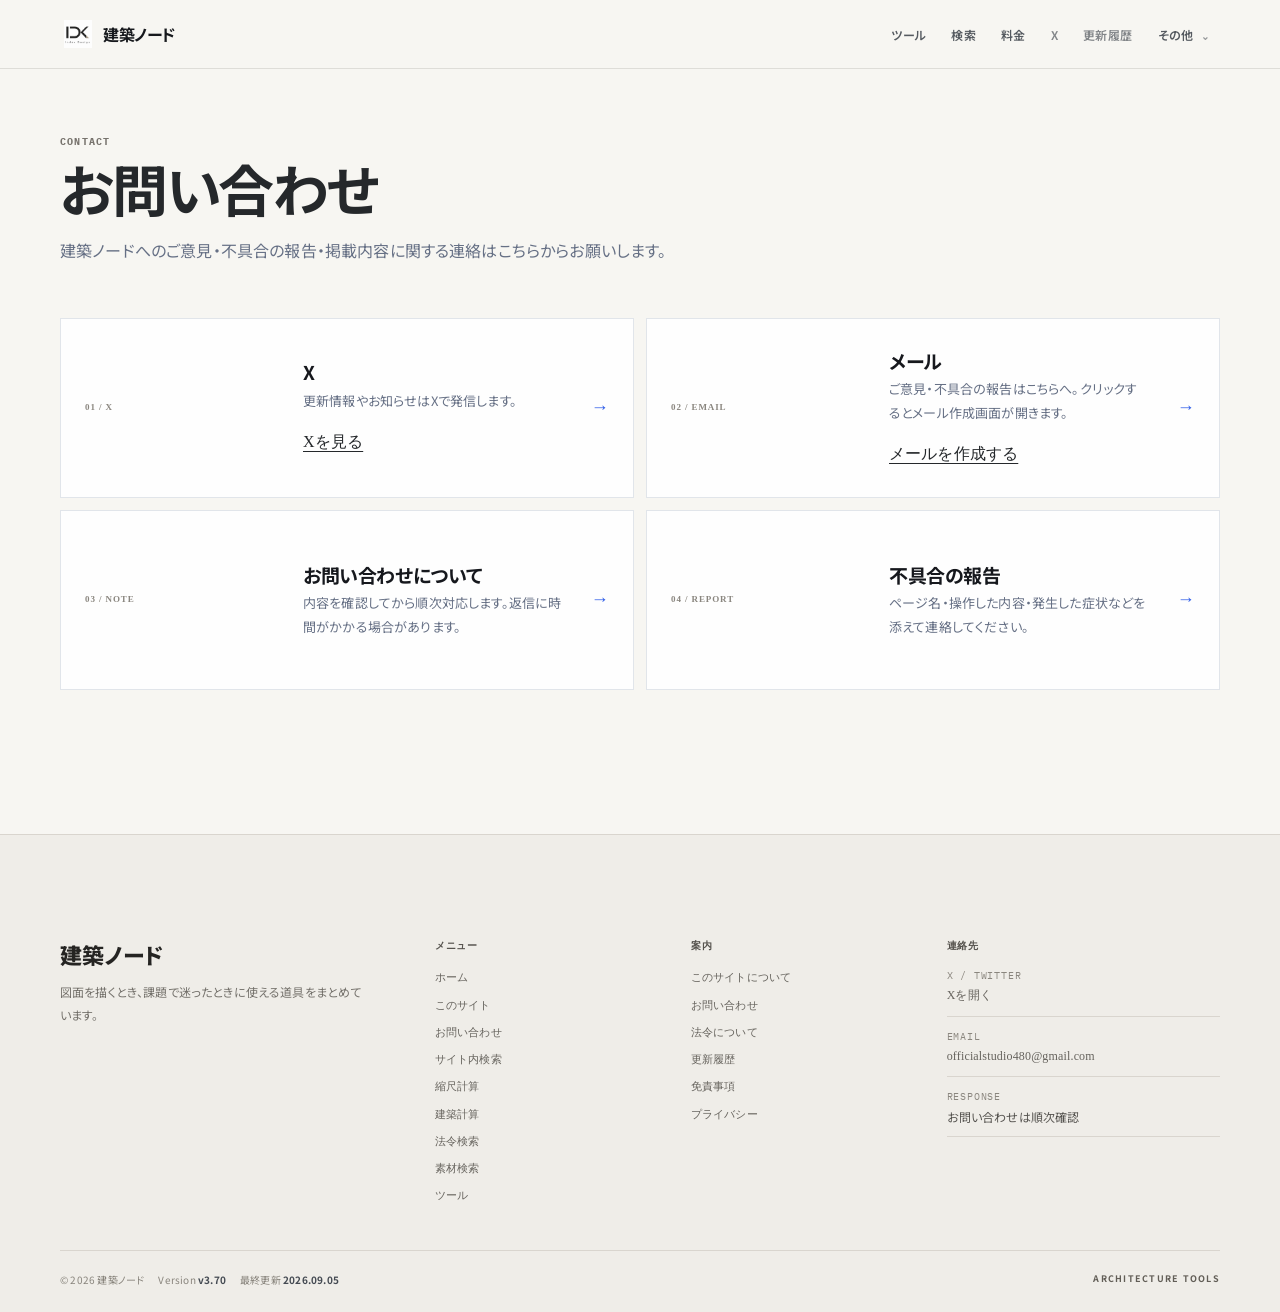
<file: contact.html>
<!doctype html>
<html lang="ja">
<head>
  <meta charset="UTF-8">
  <meta name="viewport" content="width=device-width, initial-scale=1">
  <meta name="description" content="建築ノードへのお問い合わせ方法、サイトについての意見、不具合の報告について案内しています。">
  <meta name="robots" content="index, follow">
  <meta name="author" content="建築ノード">
  <link rel="canonical" href="contact.html">
  <meta property="og:type" content="website">
  <meta property="og:title" content="お問い合わせ｜建築ノード">
  <meta property="og:description" content="建築ノードへのお問い合わせ方法、サイトについての意見、不具合の報告について案内しています。">
  <meta property="og:site_name" content="建築ノード">
  <meta name="twitter:card" content="summary">
  <meta name="twitter:title" content="お問い合わせ｜建築ノード">
  <meta name="twitter:description" content="建築ノードへのお問い合わせ方法、サイトについての意見、不具合の報告について案内しています。">
  <meta name="theme-color" content="#f6f7f9">

  <title>お問い合わせ｜建築ノード</title>
  <link rel="preconnect" href="https://fonts.googleapis.com">
  <link rel="preconnect" href="https://fonts.gstatic.com" crossorigin>
  <link href="https://fonts.googleapis.com/css2?family=IBM+Plex+Mono:wght@400;500;600&family=Manrope:wght@400;500;600;700;800&family=Noto+Sans+JP:wght@400;500;600;700;800&display=swap" rel="stylesheet">
  <link rel="stylesheet" href="style.css">
<script type="application/ld+json">
{
  "@context": "https://schema.org",
  "@type": "WebPage",
  "name": "お問い合わせ｜建築ノード",
  "description": "建築ノードへのお問い合わせ方法、サイトについての意見、不具合の報告について案内しています。",
  "inLanguage": "ja"
}
  </script>
</head>
<body>
<header class="site-header">
  <div class="container header-inner">
    <a class="logo" href="index.html">
      <span class="logo-mark"><img src="IMG/logo.png" alt="建築ノード"></span>
      <span>建築ノード</span>
    </a>
    <button class="menu-toggle" id="menuToggle" aria-label="メニュー" aria-expanded="false">
      <span></span><span></span><span></span>
    </button>
    <nav class="main-nav" id="mainNav" aria-label="メインナビゲーション">
      <a href="tools.html">ツール</a>
      <a href="search.html">検索</a>
      <a href="plans.html">料金</a>
      <a class="header-x-link" href="https://x.com/idx_dsn_offic" target="_blank" rel="noopener noreferrer" aria-label="公式Xを開く">X</a>
      <a class="header-updates-link" href="updates.html" aria-label="更新履歴">更新履歴</a>
      <details class="nav-more">
        <summary>その他</summary>
        <div class="nav-more-panel">
          <a href="scale.html">縮尺計算</a>
          <a href="calculator.html">建築計算</a>
          <a href="law.html">法令検索</a>
          <a href="materials.html">素材検索</a>
          <a href="about.html">このサイト</a>
          <a href="contact.html">お問い合わせ</a>
          <a href="mypage.html">マイページ</a>
        </div>
      </details>
    </nav>
  </div>
</header>

<main>
  <section class="section contact-page" style="padding-top:64px; padding-bottom:72px;">
    <div class="container">
      <p class="section-label">CONTACT</p>
      <div style="max-width:720px;">
        <h1 style="margin:0 0 16px; font-size:clamp(32px,5vw,56px); line-height:1.08; letter-spacing:-.04em;">お問い合わせ</h1>
        <p style="margin:0; max-width:620px; line-height:2; color:var(--sub-text);">
          建築ノードへのご意見・不具合の報告・掲載内容に関する連絡はこちらからお願いします。
        </p>
      </div>

      <div class="tool-grid" style="margin-top:52px;">
        <article class="tool-card contact-card">
          <span class="tool-number">01 / X</span>
          <div>
            <h2>X</h2>
            <p id="contactXText">更新情報やお知らせはXで発信します。</p>
            <a id="contactXLink" href="https://x.com/idx_dsn_offic" target="_blank" rel="noopener noreferrer" style="display:inline-block; margin-top:16px; color:inherit; text-decoration:underline; text-underline-offset:4px;">Xを見る</a>
          </div>
        </article>

        <article class="tool-card contact-card">
          <span class="tool-number">02 / EMAIL</span>
          <div>
            <h2>メール</h2>
            <p id="contactMailText">ご意見・不具合の報告はこちらへ。クリックするとメール作成画面が開きます。</p>
            <a id="contactMailLink" href="mailto:officialstudio480@gmail.com" style="display:inline-block; margin-top:16px; color:inherit; text-decoration:underline; text-underline-offset:4px;">メールを作成する</a>
          </div>
        </article>

        <article class="tool-card contact-card">
          <span class="tool-number">03 / NOTE</span>
          <div>
            <h2>お問い合わせについて</h2>
            <p>内容を確認してから順次対応します。返信に時間がかかる場合があります。</p>
          </div>
        </article>

        <article class="tool-card contact-card">
          <span class="tool-number">04 / REPORT</span>
          <div>
            <h2>不具合の報告</h2>
            <p>ページ名・操作した内容・発生した症状などを添えて連絡してください。</p>
          </div>
        </article>
      </div>
    </div>
  </section>
</main>

<footer class="site-footer">
  <div class="container site-footer-inner">
    <div class="footer-top">
      <div class="footer-brand">
        <div class="footer-brand-name">建築ノード</div>
        <p class="footer-brand-copy">図面を描くとき、課題で迷ったときに使える道具をまとめています。</p>
      </div>
      <div>
        <div class="footer-heading">メニュー</div>
        <nav class="footer-links" aria-label="フッターナビゲーション">
          <a href="index.html">ホーム</a>
          <a href="about.html">このサイト</a>
          <a href="contact.html">お問い合わせ</a>
          <a href="search.html">サイト内検索</a>
          <a href="scale.html">縮尺計算</a>
          <a href="calculator.html">建築計算</a>
          <a href="law.html">法令検索</a>
          <a href="materials.html">素材検索</a><a href="tools.html">ツール</a>
        </nav>
      </div>
      <div>
        <div class="footer-heading">案内</div>
        <div class="footer-links">
          <a href="about.html">このサイトについて</a>
          <a href="contact.html">お問い合わせ</a>
          <a href="law.html">法令について</a>
          <a href="updates.html">更新履歴</a>
          <a href="about.html#disclaimer">免責事項</a>
          <a href="about.html#privacy">プライバシー</a>
        </div>
      </div>
      <div>
        <div class="footer-heading">連絡先</div>
        <div class="footer-contact">
          <div class="footer-contact-row"><span class="footer-label">X / Twitter</span><a id="footerXLink" href="https://x.com/idx_dsn_offic" target="_blank" rel="noopener noreferrer">Xを見る</a></div>
          <div class="footer-contact-row"><span class="footer-label">Email</span><a id="footerMailLink" href="mailto:officialstudio480@gmail.com">officialstudio480@gmail.com</a></div>
          <div class="footer-contact-row"><span class="footer-label">Response</span><span>お問い合わせは順次確認</span></div>
        </div>
      </div>
    </div>
    <div class="footer-meta">
      <div class="footer-meta-left">
        <span>© 2026 建築ノード</span>
        <span>Version <strong data-site-version>v3.65</strong></span>
        <span>最終更新 <strong data-site-updated>2026.09.05</strong></span>
      </div>
      <div class="footer-meta-right"><span class="footer-status">ARCHITECTURE TOOLS</span></div>
    </div>
  </div>
</footer>

<script src="script.js"></script>
</body>
</html>
</file>
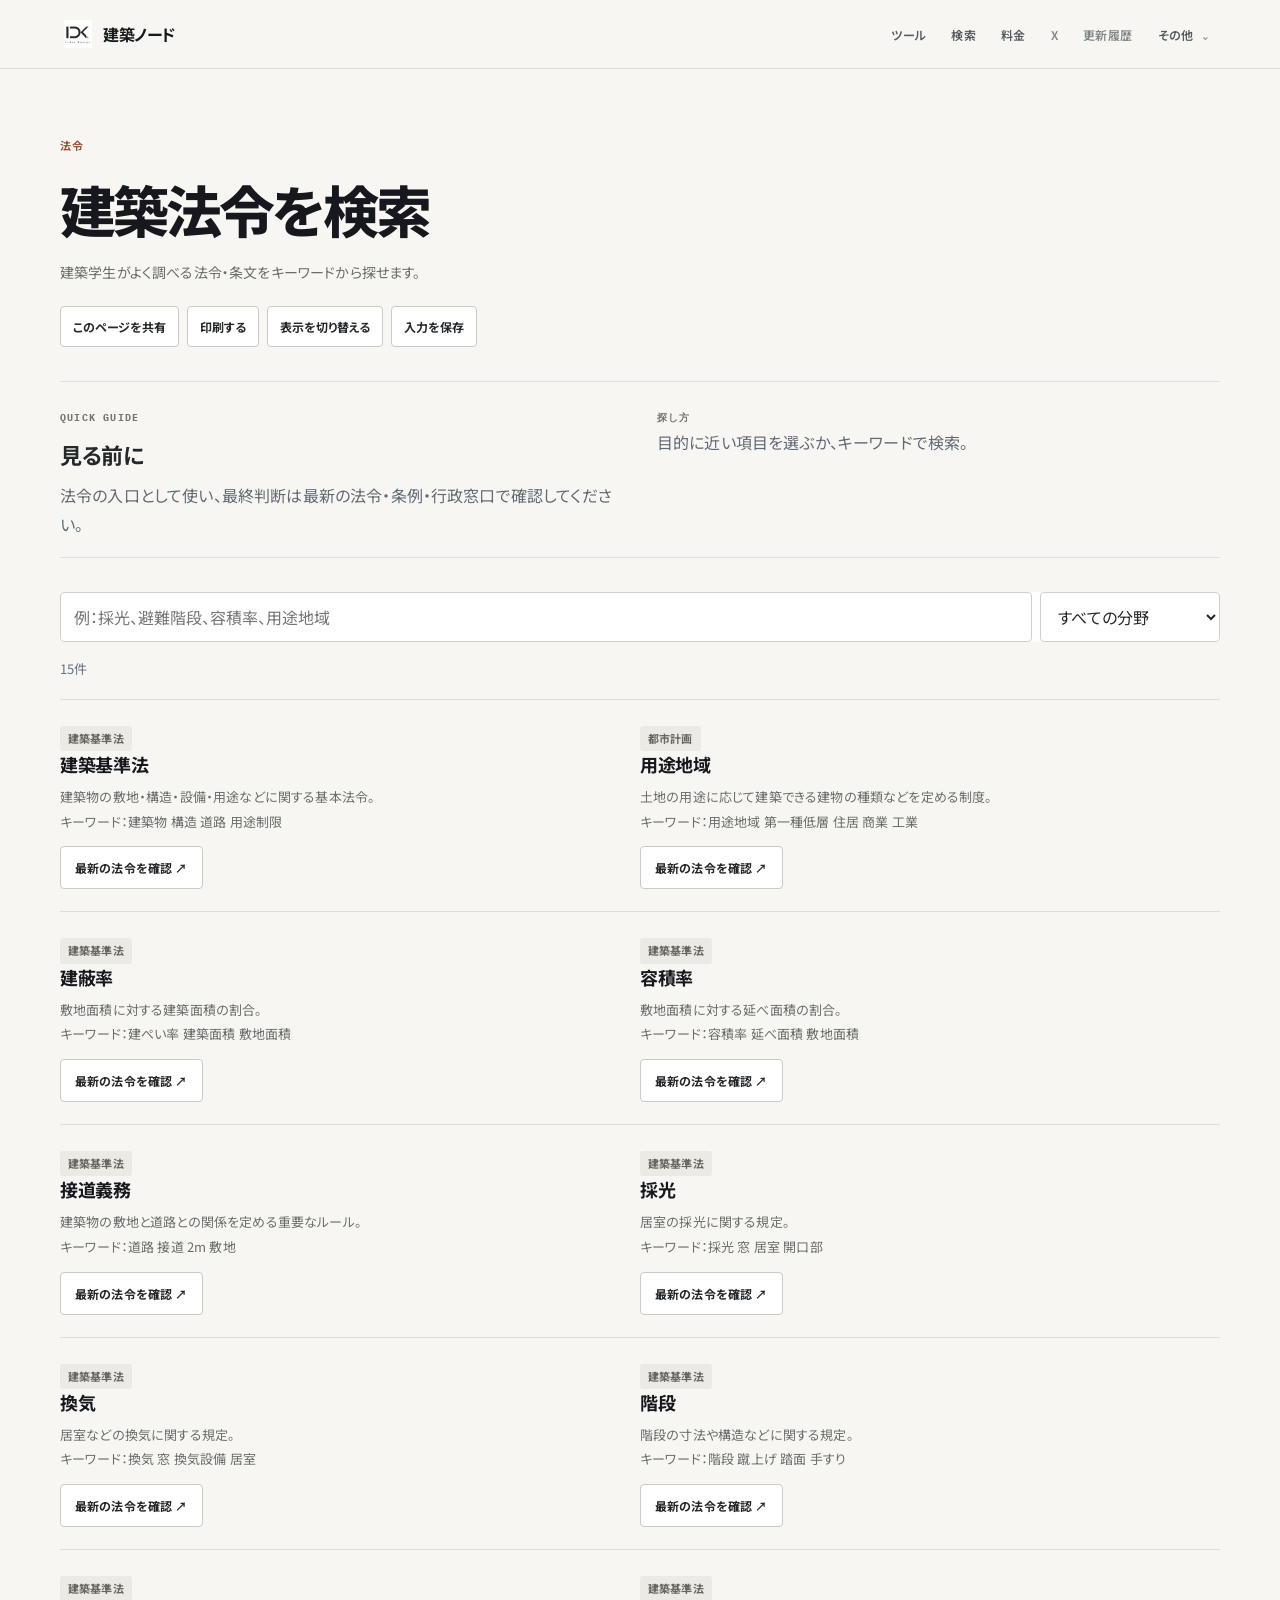
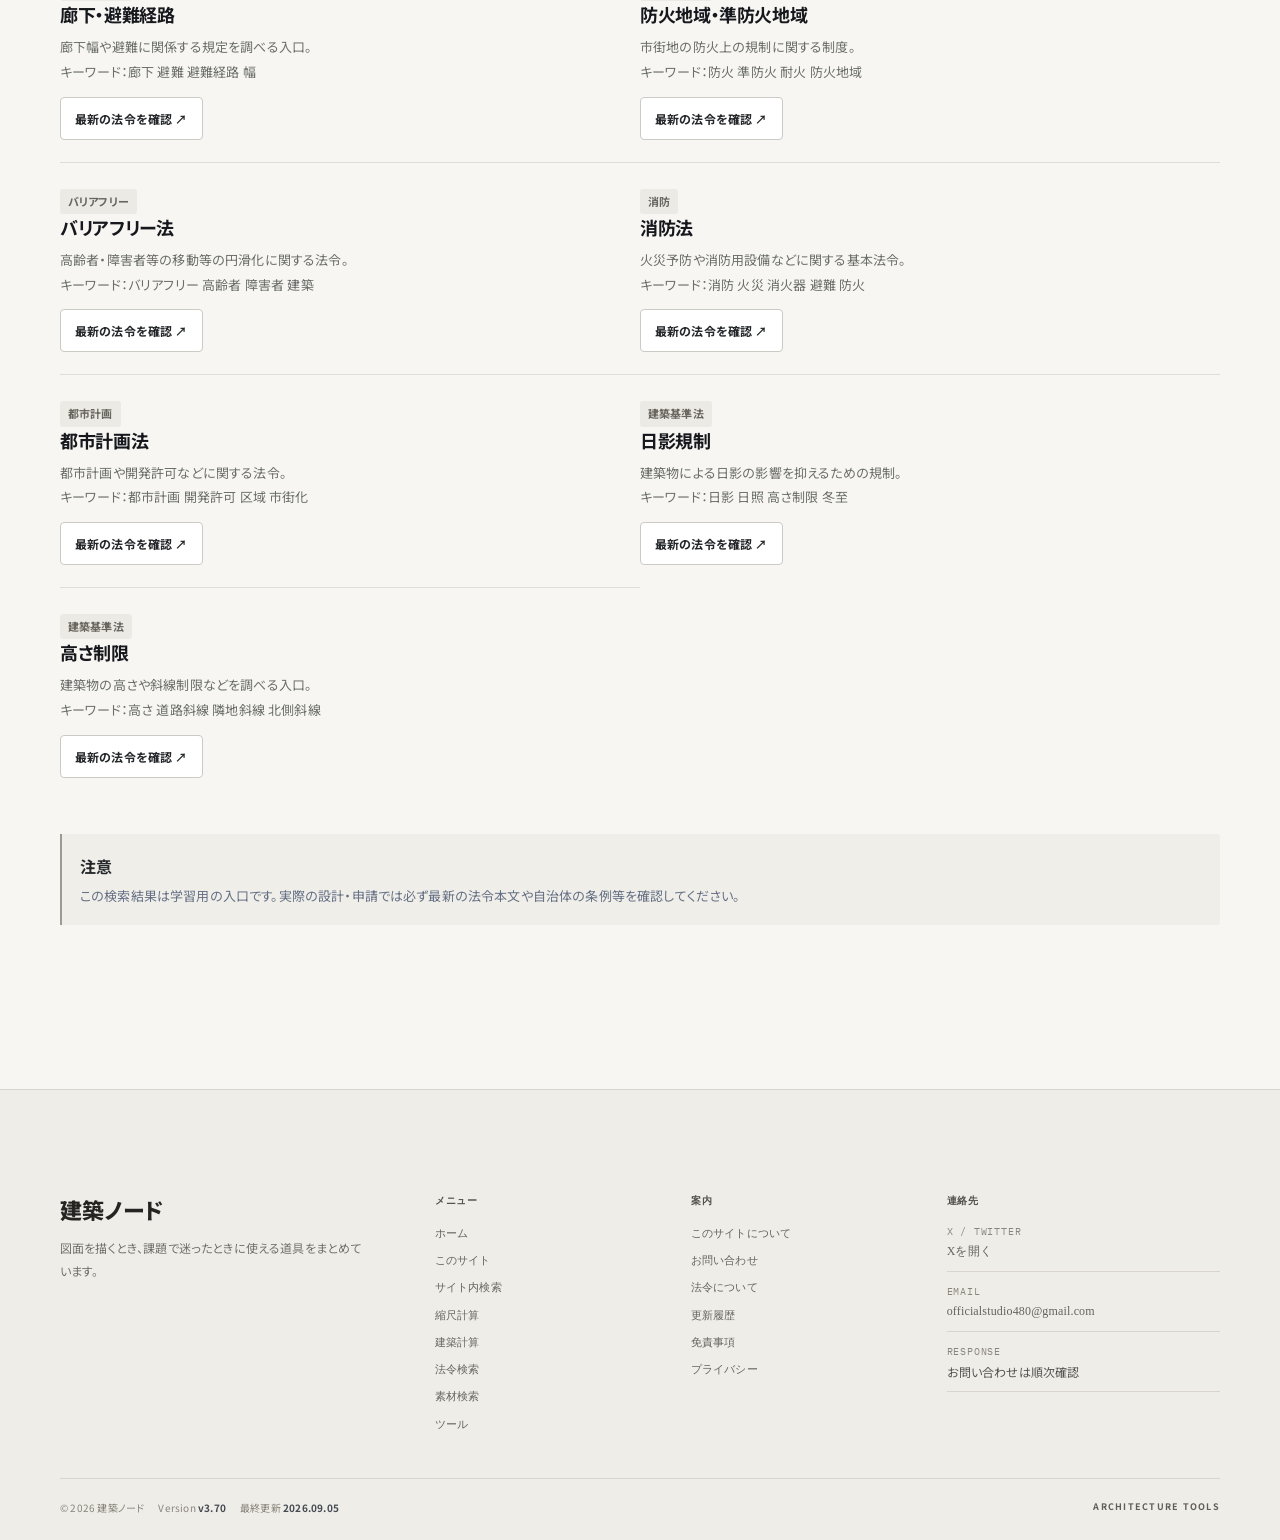
<file: law.html>
<!DOCTYPE html>
<html lang="ja">
<head>
  <meta charset="UTF-8">
  <meta name="viewport" content="width=device-width, initial-scale=1.0">
  <meta name="description" content="建築基準法や用途地域、建ぺい率、容積率、採光、換気、階段、避難、防火など、建築で調べることの多い法令情報への入口をまとめています。">
  <meta name="robots" content="index, follow">
  <meta name="author" content="建築ノード">
  <link rel="canonical" href="law.html">
  <meta property="og:type" content="website">
  <meta property="og:title" content="建築法令を検索｜建ぺい率・容積率・採光・避難など｜建築ノード">
  <meta property="og:description" content="建築基準法や用途地域、建ぺい率、容積率、採光、換気、階段、避難、防火など、建築で調べることの多い法令情報への入口をまとめています。">
  <meta property="og:site_name" content="建築ノード">
  <meta name="twitter:card" content="summary">
  <meta name="twitter:title" content="建築法令を検索｜建ぺい率・容積率・採光・避難など｜建築ノード">
  <meta name="twitter:description" content="建築基準法や用途地域、建ぺい率、容積率、採光、換気、階段、避難、防火など、建築で調べることの多い法令情報への入口をまとめています。">
  <meta name="theme-color" content="#f6f7f9">

  <title>建築法令を検索｜建ぺい率・容積率・採光・避難など｜建築ノード</title>
  <link rel="stylesheet" href="style.css">
<script type="application/ld+json">
{
  "@context": "https://schema.org",
  "@type": "WebPage",
  "name": "建築法令を検索｜建ぺい率・容積率・採光・避難など｜建築ノード",
  "description": "建築基準法や用途地域、建ぺい率、容積率、採光、換気、階段、避難、防火など、建築で調べることの多い法令情報への入口をまとめています。",
  "inLanguage": "ja"
}
  </script>
  <link rel="preconnect" href="https://fonts.googleapis.com">
  <link rel="preconnect" href="https://fonts.gstatic.com" crossorigin>
  <link href="https://fonts.googleapis.com/css2?family=IBM+Plex+Mono:wght@400;500;600&family=Manrope:wght@400;500;600;700;800&family=Noto+Sans+JP:wght@400;500;600;700;800&display=swap" rel="stylesheet">
</head>
<body>

<header class="site-header">
  <div class="container header-inner">
    <a class="logo" href="index.html">
      <span class="logo-mark"><img src="IMG/logo.png" alt="建築ノード"></span>
      <span>建築ノード</span>
    </a>

    <!-- PCでは各機能を直接表示。スマホではハンバーガーにまとめます。 -->
    <button class="menu-toggle" id="menuToggle" aria-label="メニュー" aria-expanded="false">
      <span></span>
      <span></span>
      <span></span>
    </button>
    <nav class="main-nav" id="mainNav" aria-label="メインナビゲーション">
      <a href="tools.html">ツール</a>
      <a href="search.html">検索</a>
      <a href="plans.html">料金</a>
      <a class="header-x-link" href="https://x.com/idx_dsn_offic" target="_blank" rel="noopener noreferrer" aria-label="公式Xを開く">X</a>
      <a class="header-updates-link" href="updates.html" aria-label="更新履歴">更新履歴</a>
      <details class="nav-more">
        <summary>その他</summary>
        <div class="nav-more-panel">
          <a href="scale.html">縮尺計算</a>
          <a href="calculator.html">建築計算</a>
          <a href="law.html">法令検索</a>
          <a href="materials.html">素材検索</a>
          <a href="about.html">このサイト</a>
          <a href="contact.html">お問い合わせ</a>
          <a href="mypage.html">マイページ</a>
        </div>
      </details>
    </nav>
  </div>
</header>

<main class="container page">

  <div class="page-heading">
    <p class="eyebrow">法令</p>
    <h1>建築法令を検索</h1>
    <p>建築学生がよく調べる法令・条文をキーワードから探せます。</p>
  </div>

  <section class="search-box">
    <input id="lawSearch" type="search" placeholder="例：採光、避難階段、容積率、用途地域">
    <select id="lawCategory">
      <option value="">すべての分野</option>
      <option value="建築基準法">建築基準法</option>
      <option value="都市計画">都市計画</option>
      <option value="消防">消防</option>
      <option value="バリアフリー">バリアフリー</option>
    </select>
  </section>

  <p id="lawCount" class="result-count"></p>
  <div id="lawResults" class="card-grid"></div>

  <div class="notice">
    <strong>注意</strong>
    <p>この検索結果は学習用の入口です。実際の設計・申請では必ず最新の法令本文や自治体の条例等を確認してください。</p>
  </div>

</main>

<script>
/*
  法令データ
  q の内容を変更すると、Google検索の検索ワードを変更できます。
*/
const laws = [
  {name:"建築基準法", category:"建築基準法", keywords:"建築物 構造 道路 用途制限", desc:"建築物の敷地・構造・設備・用途などに関する基本法令。", q:"建築基準法"},
  {name:"用途地域", category:"都市計画", keywords:"用途地域 第一種低層 住居 商業 工業", desc:"土地の用途に応じて建築できる建物の種類などを定める制度。", q:"用途地域 建築"},
  {name:"建蔽率", category:"建築基準法", keywords:"建ぺい率 建築面積 敷地面積", desc:"敷地面積に対する建築面積の割合。", q:"建築基準法 建蔽率"},
  {name:"容積率", category:"建築基準法", keywords:"容積率 延べ面積 敷地面積", desc:"敷地面積に対する延べ面積の割合。", q:"建築基準法 容積率"},
  {name:"接道義務", category:"建築基準法", keywords:"道路 接道 2m 敷地", desc:"建築物の敷地と道路との関係を定める重要なルール。", q:"建築基準法 接道義務"},
  {name:"採光", category:"建築基準法", keywords:"採光 窓 居室 開口部", desc:"居室の採光に関する規定。", q:"建築基準法 採光"},
  {name:"換気", category:"建築基準法", keywords:"換気 窓 換気設備 居室", desc:"居室などの換気に関する規定。", q:"建築基準法 換気"},
  {name:"階段", category:"建築基準法", keywords:"階段 蹴上げ 踏面 手すり", desc:"階段の寸法や構造などに関する規定。", q:"建築基準法 階段 蹴上げ 踏面"},
  {name:"廊下・避難経路", category:"建築基準法", keywords:"廊下 避難 避難経路 幅", desc:"廊下幅や避難に関係する規定を調べる入口。", q:"建築基準法 廊下 避難"},
  {name:"防火地域・準防火地域", category:"建築基準法", keywords:"防火 準防火 耐火 防火地域", desc:"市街地の防火上の規制に関する制度。", q:"防火地域 準防火地域 建築"},
  {name:"バリアフリー法", category:"バリアフリー", keywords:"バリアフリー 高齢者 障害者 建築", desc:"高齢者・障害者等の移動等の円滑化に関する法令。", q:"バリアフリー法 建築"},
  {name:"消防法", category:"消防", keywords:"消防 火災 消火器 避難 防火", desc:"火災予防や消防用設備などに関する基本法令。", q:"消防法 建築"},
  {name:"都市計画法", category:"都市計画", keywords:"都市計画 開発許可 区域 市街化", desc:"都市計画や開発許可などに関する法令。", q:"都市計画法 建築"},
  {name:"日影規制", category:"建築基準法", keywords:"日影 日照 高さ制限 冬至", desc:"建築物による日影の影響を抑えるための規制。", q:"建築基準法 日影規制"},
  {name:"高さ制限", category:"建築基準法", keywords:"高さ 道路斜線 隣地斜線 北側斜線", desc:"建築物の高さや斜線制限などを調べる入口。", q:"建築基準法 高さ制限 斜線"}
];

const esc = s => s.replace(/[&<>"']/g, c => ({
  '&':'&amp;',
  '<':'&lt;',
  '>':'&gt;',
  '"':'&quot;',
  "'":'&#39;'
}[c]));

function renderLaws(){
  const word = document.getElementById("lawSearch").value.trim().toLowerCase();
  const cat = document.getElementById("lawCategory").value;

  const hits = laws.filter(x => {
    const hay = `${x.name} ${x.category} ${x.keywords} ${x.desc}`.toLowerCase();
    return (!word || hay.includes(word)) && (!cat || x.category === cat);
  });

  document.getElementById("lawCount").textContent = `${hits.length}件`;

  document.getElementById("lawResults").innerHTML =
    hits.map(x => `
      <article class="card">
        <span class="tag">${esc(x.category)}</span>
        <h2>${esc(x.name)}</h2>
        <p>${esc(x.desc)}</p>
        <p class="muted">キーワード：${esc(x.keywords)}</p>

        <!-- この項目専用のGoogle検索ボタン -->
        <a class="button secondary"
           target="_blank"
           rel="noopener"
           href="https://www.google.com/search?q=${encodeURIComponent(x.q + ' e-Gov')}">
          最新の法令を確認 ↗
        </a>
      </article>
    `).join("")
    || `<div class="empty">該当する法令がありません。別のキーワードを試してください。</div>`;
}

document.getElementById("lawSearch").addEventListener("input", renderLaws);
document.getElementById("lawCategory").addEventListener("change", renderLaws);
renderLaws();
</script>

<footer class="site-footer">
  <div class="container site-footer-inner">
    <div class="footer-top">
      <div class="footer-brand">
        <div class="footer-brand-name">建築ノード</div>
        <p class="footer-brand-copy">図面を描くとき、課題で迷ったときに使える道具をまとめています。</p>
      </div>

      <div>
        <div class="footer-heading">メニュー</div>
        <nav class="footer-links" aria-label="フッターナビゲーション">
          <a href="index.html">ホーム</a>
          <a href="about.html">このサイト</a>
          <a href="search.html">サイト内検索</a>
          <a href="scale.html">縮尺計算</a>
          <a href="calculator.html">建築計算</a>
          <a href="law.html">法令検索</a>
          <a href="materials.html">素材検索</a><a href="tools.html">ツール</a>
        </nav>
      </div>

      <div>
        <div class="footer-heading">案内</div>
        <div class="footer-links">
          <a href="about.html">このサイトについて</a>
          <a href="contact.html">お問い合わせ</a>
          <a href="law.html">法令について</a>
          <a href="updates.html">更新履歴</a>
          <a href="about.html#disclaimer">免責事項</a>
          <a href="about.html#privacy">プライバシー</a>
        </div>
      </div>

      <div>
        <div class="footer-heading">連絡先</div>
        <div class="footer-contact">
          <div class="footer-contact-row">
            <span class="footer-label">X / Twitter</span>
            <a id="footerXLink" href="#" aria-label="X">未設定</a>
          </div>
          <div class="footer-contact-row">
            <span class="footer-label">Email</span>
            <a id="footerMailLink" href="#" aria-label="メール">未設定</a>
          </div>
          <div class="footer-contact-row">
            <span class="footer-label">Response</span>
            <span>お問い合わせは順次確認</span>
          </div>
        </div>
      </div>
    </div>

    <div class="footer-meta">
      <div class="footer-meta-left">
        <span>© 2026 建築ノード</span>
        <span>Version <strong data-site-version>v3.65</strong></span>
        <span>最終更新 <strong data-site-updated>2026.09.05</strong></span>
      </div>
      <div class="footer-meta-right">
        <span class="footer-status">ARCHITECTURE TOOLS</span>
      </div>
    </div>
  </div>
</footer>

<script src="script.js"></script>
</body>
</html>
</file>
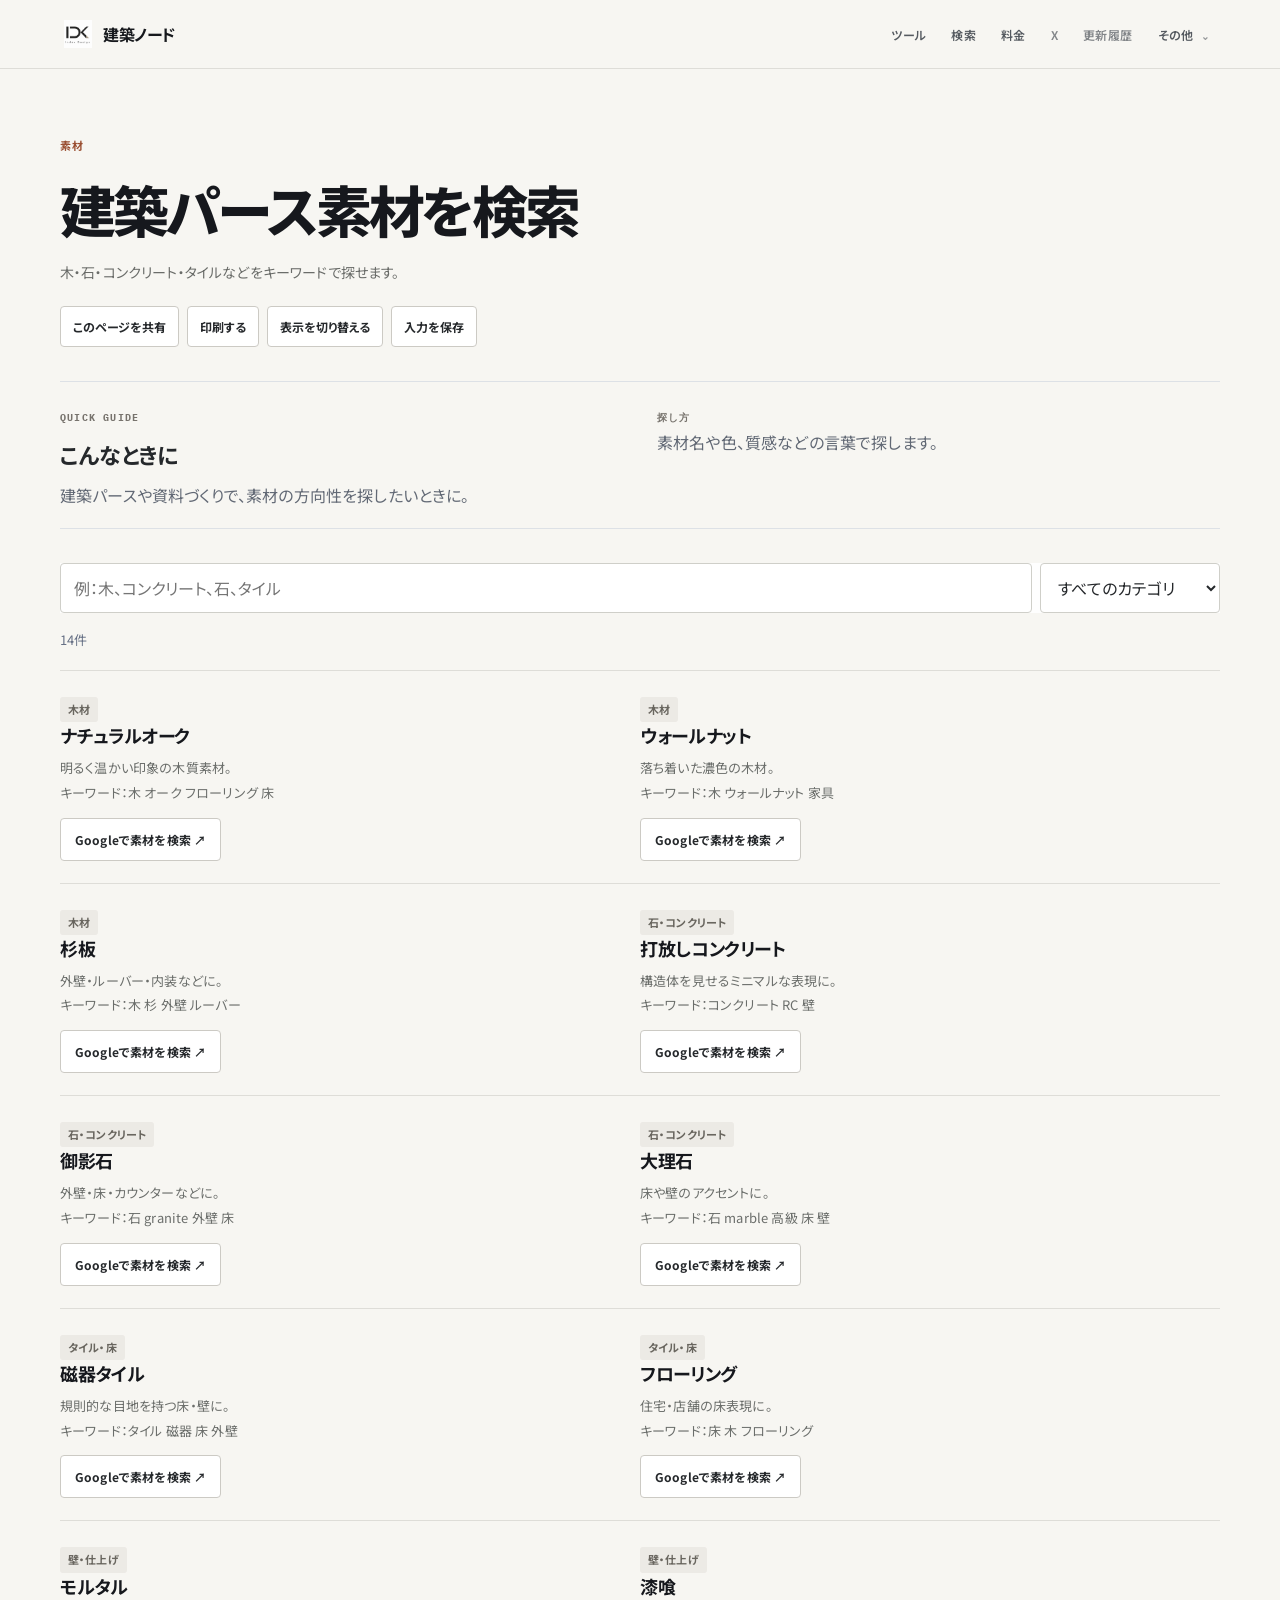
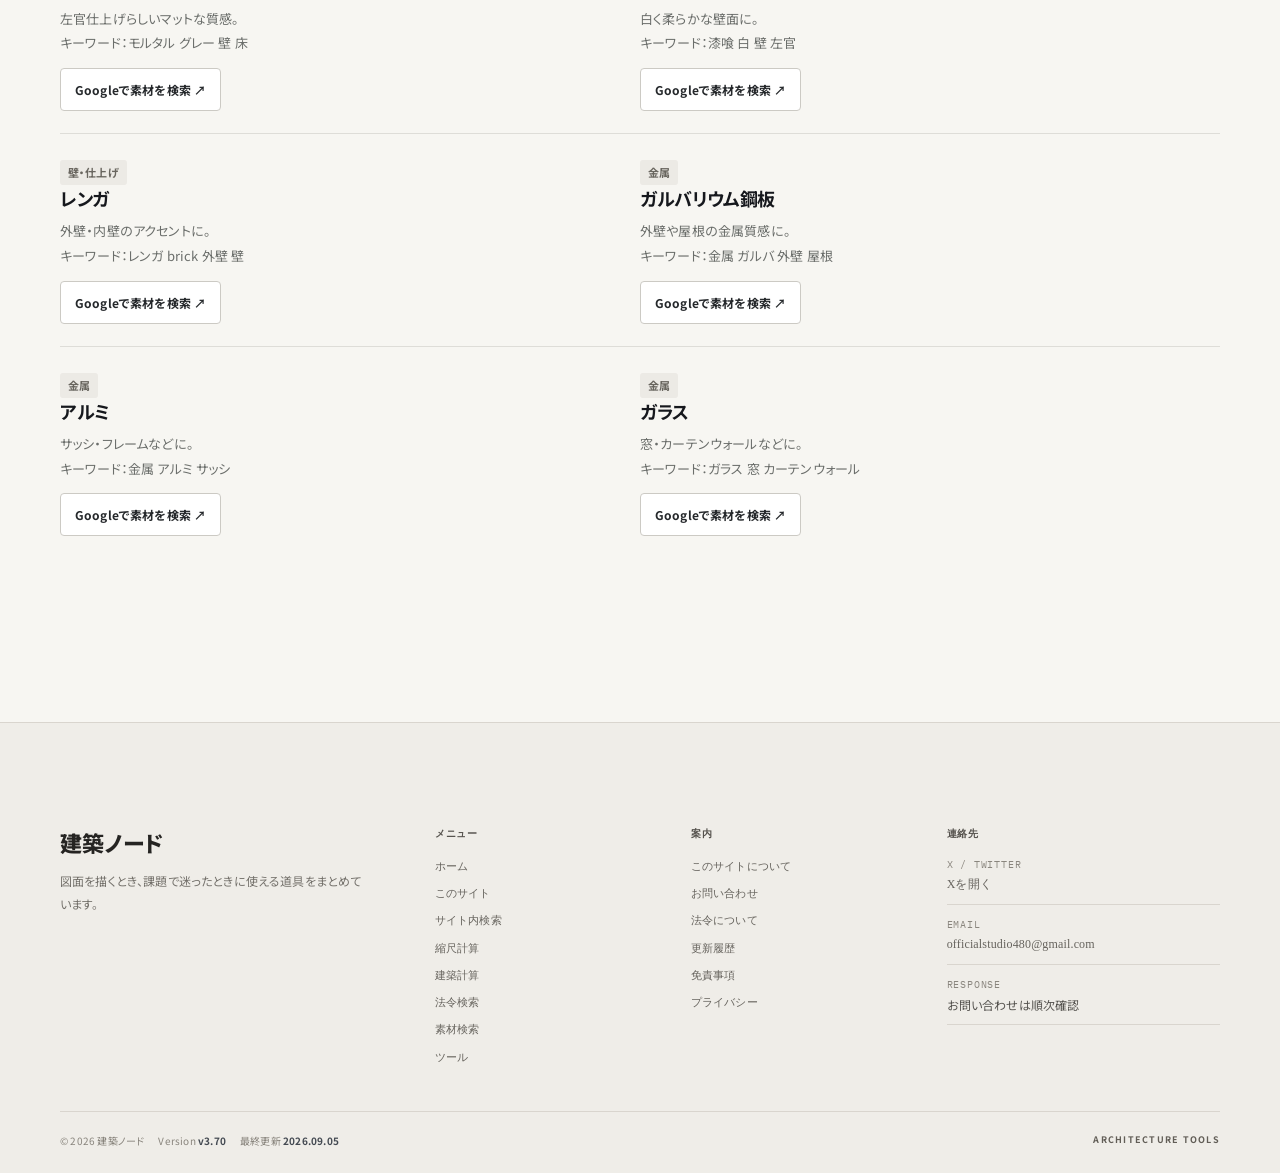
<file: materials.html>
<!doctype html><html lang="ja"><head><meta charset="UTF-8"><meta name="viewport" content="width=device-width,initial-scale=1">
  <meta name="description" content="建築パースやプレゼンに使える木材、石、コンクリート、タイル、金属、壁材などの素材をキーワードから探せます。">
  <meta name="robots" content="index, follow">
  <meta name="author" content="建築ノード">
  <link rel="canonical" href="materials.html">
  <meta property="og:type" content="website">
  <meta property="og:title" content="建築パース素材検索｜木・石・コンクリート・タイル｜建築ノード">
  <meta property="og:description" content="建築パースやプレゼンに使える木材、石、コンクリート、タイル、金属、壁材などの素材をキーワードから探せます。">
  <meta property="og:site_name" content="建築ノード">
  <meta name="twitter:card" content="summary">
  <meta name="twitter:title" content="建築パース素材検索｜木・石・コンクリート・タイル｜建築ノード">
  <meta name="twitter:description" content="建築パースやプレゼンに使える木材、石、コンクリート、タイル、金属、壁材などの素材をキーワードから探せます。">
  <meta name="theme-color" content="#f6f7f9">
<title>建築パース素材検索｜木・石・コンクリート・タイル｜建築ノード</title><link rel="stylesheet" href="style.css"><script type="application/ld+json">
{
  "@context": "https://schema.org",
  "@type": "WebPage",
  "name": "建築パース素材検索｜木・石・コンクリート・タイル｜建築ノード",
  "description": "建築パースやプレゼンに使える木材、石、コンクリート、タイル、金属、壁材などの素材をキーワードから探せます。",
  "inLanguage": "ja"
}
  </script>
  <link rel="preconnect" href="https://fonts.googleapis.com">
  <link rel="preconnect" href="https://fonts.gstatic.com" crossorigin>
  <link href="https://fonts.googleapis.com/css2?family=IBM+Plex+Mono:wght@400;500;600&family=Manrope:wght@400;500;600;700;800&family=Noto+Sans+JP:wght@400;500;600;700;800&display=swap" rel="stylesheet">
</head><body>
<!-- このページの内容を編集するときは、このHTMLファイルを開いてください。 --><header class="site-header">
  <div class="container header-inner">
    <a class="logo" href="index.html">
      <span class="logo-mark"><img src="IMG/logo.png" alt="建築ノード"></span>
      <span>建築ノード</span>
    </a>

    <!-- PCでは各機能を直接表示。スマホではハンバーガーにまとめます。 -->
    <button class="menu-toggle" id="menuToggle" aria-label="メニュー" aria-expanded="false">
      <span></span>
      <span></span>
      <span></span>
    </button>
    <nav class="main-nav" id="mainNav" aria-label="メインナビゲーション">
      <a href="tools.html">ツール</a>
      <a href="search.html">検索</a>
      <a href="plans.html">料金</a>
      <a class="header-x-link" href="https://x.com/idx_dsn_offic" target="_blank" rel="noopener noreferrer" aria-label="公式Xを開く">X</a>
      <a class="header-updates-link" href="updates.html" aria-label="更新履歴">更新履歴</a>
      <details class="nav-more">
        <summary>その他</summary>
        <div class="nav-more-panel">
          <a href="scale.html">縮尺計算</a>
          <a href="calculator.html">建築計算</a>
          <a href="law.html">法令検索</a>
          <a href="materials.html">素材検索</a>
          <a href="about.html">このサイト</a>
          <a href="contact.html">お問い合わせ</a>
          <a href="mypage.html">マイページ</a>
        </div>
      </details>
    </nav>
  </div>
</header><main class="container page"><div class="page-heading"><p class="eyebrow">素材</p><h1>建築パース素材を検索</h1><p>木・石・コンクリート・タイルなどをキーワードで探せます。</p></div><section class="search-box"><input id="q" type="search" aria-label="素材を検索" placeholder="例：木、コンクリート、石、タイル"><select id="cat" aria-label="素材カテゴリ"><option value="">すべてのカテゴリ</option><option>木材</option><option>石・コンクリート</option><option>タイル・床</option><option>金属</option><option>壁・仕上げ</option></select></section><p id="count" class="result-count"></p><div id="results" class="card-grid"></div></main><footer class="site-footer">
  <div class="container site-footer-inner">
    <div class="footer-top">
      <div class="footer-brand">
        <div class="footer-brand-name">建築ノード</div>
        <p class="footer-brand-copy">図面を描くとき、課題で迷ったときに使える道具をまとめています。</p>
      </div>

      <div>
        <div class="footer-heading">メニュー</div>
        <nav class="footer-links" aria-label="フッターナビゲーション">
          <a href="index.html">ホーム</a>
          <a href="about.html">このサイト</a>
          <a href="search.html">サイト内検索</a>
          <a href="scale.html">縮尺計算</a>
          <a href="calculator.html">建築計算</a>
          <a href="law.html">法令検索</a>
          <a href="materials.html">素材検索</a><a href="tools.html">ツール</a>
        </nav>
      </div>

      <div>
        <div class="footer-heading">案内</div>
        <div class="footer-links">
          <a href="about.html">このサイトについて</a>
          <a href="contact.html">お問い合わせ</a>
          <a href="law.html">法令について</a>
          <a href="updates.html">更新履歴</a>
          <a href="about.html#disclaimer">免責事項</a>
          <a href="about.html#privacy">プライバシー</a>
        </div>
      </div>

      <div>
        <div class="footer-heading">連絡先</div>
        <div class="footer-contact">
          <div class="footer-contact-row">
            <span class="footer-label">X / Twitter</span>
            <a id="footerXLink" href="#" aria-label="X">未設定</a>
          </div>
          <div class="footer-contact-row">
            <span class="footer-label">Email</span>
            <a id="footerMailLink" href="#" aria-label="メール">未設定</a>
          </div>
          <div class="footer-contact-row">
            <span class="footer-label">Response</span>
            <span>お問い合わせは順次確認</span>
          </div>
        </div>
      </div>
    </div>

    <div class="footer-meta">
      <div class="footer-meta-left">
        <span>© 2026 建築ノード</span>
        <span>Version <strong data-site-version>v3.65</strong></span>
        <span>最終更新 <strong data-site-updated>2026.09.05</strong></span>
      </div>
      <div class="footer-meta-right">
        <span class="footer-status">ARCHITECTURE TOOLS</span>
      </div>
    </div>
  </div>
</footer>
<script>const data=[["ナチュラルオーク", "木材", "木 オーク フローリング 床", "明るく温かい印象の木質素材。", "木"], ["ウォールナット", "木材", "木 ウォールナット 家具", "落ち着いた濃色の木材。", "木"], ["杉板", "木材", "木 杉 外壁 ルーバー", "外壁・ルーバー・内装などに。", "木"], ["打放しコンクリート", "石・コンクリート", "コンクリート RC 壁", "構造体を見せるミニマルな表現に。", "RC"], ["御影石", "石・コンクリート", "石 granite 外壁 床", "外壁・床・カウンターなどに。", "石"], ["大理石", "石・コンクリート", "石 marble 高級 床 壁", "床や壁のアクセントに。", "石"], ["磁器タイル", "タイル・床", "タイル 磁器 床 外壁", "規則的な目地を持つ床・壁に。", "TL"], ["フローリング", "タイル・床", "床 木 フローリング", "住宅・店舗の床表現に。", "FL"], ["モルタル", "壁・仕上げ", "モルタル グレー 壁 床", "左官仕上げらしいマットな質感。", "MT"], ["漆喰", "壁・仕上げ", "漆喰 白 壁 左官", "白く柔らかな壁面に。", "漆"], ["レンガ", "壁・仕上げ", "レンガ brick 外壁 壁", "外壁・内壁のアクセントに。", "BR"], ["ガルバリウム鋼板", "金属", "金属 ガルバ 外壁 屋根", "外壁や屋根の金属質感に。", "GB"], ["アルミ", "金属", "金属 アルミ サッシ", "サッシ・フレームなどに。", "AL"], ["ガラス", "金属", "ガラス 窓 カーテンウォール", "窓・カーテンウォールなどに。", "GL"]];const inp=document.getElementById("q");const cat=document.getElementById("cat");const res=document.getElementById("results");const count=document.getElementById("count");const urlQuery=new URLSearchParams(location.search).get("q");if(urlQuery)inp.value=urlQuery;function esc(s){return s.replace(/[&<>"']/g,c=>({"&":"&amp;","<":"&lt;",">":"&gt;","\"":"&quot;","'":"&#39;"}[c]));}function render(){const q=inp.value.trim().toLowerCase(),c=cat.value;const hits=data.filter(x=>(!q||x.join(" ").toLowerCase().includes(q))&&(!c||x[1]===c));count.textContent=hits.length+"件";res.innerHTML=hits.map(x=>`<article class="card"><span class="tag">${esc(x[1])}</span><h2>${esc(x[0])}</h2><p>${esc(x[3])}</p><p class="muted">キーワード：${esc(x[2])}</p><a class="button secondary" target="_blank" rel="noopener" href="https://www.google.com/search?tbm=isch&q=${encodeURIComponent(x[0]+" 建築 素材")}">Googleで素材を検索 ↗</a></article>`).join("")||'<div class="empty">該当する素材がありません。別のキーワードを試してください。</div>';}inp.addEventListener("input",render);cat.addEventListener("change",render);render();
</script>
<script src="script.js"></script>
</body></html>
</file>
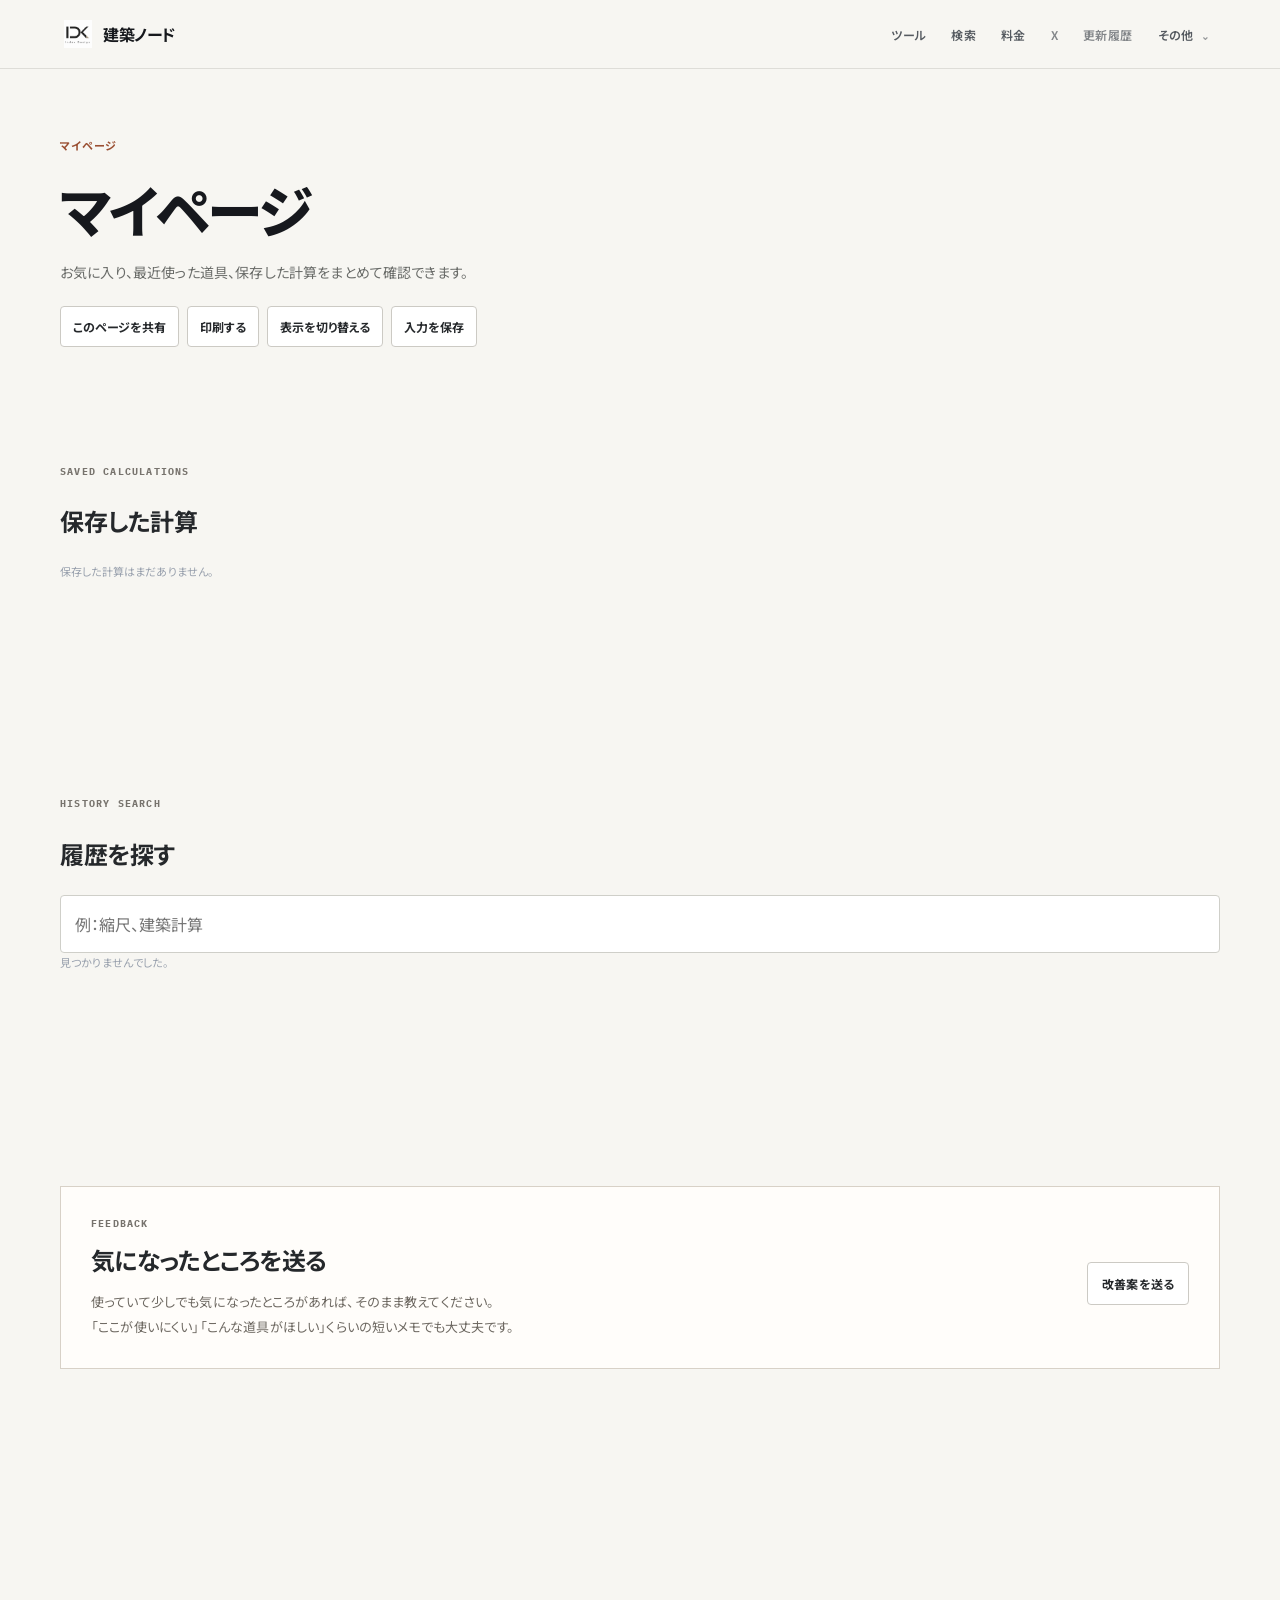
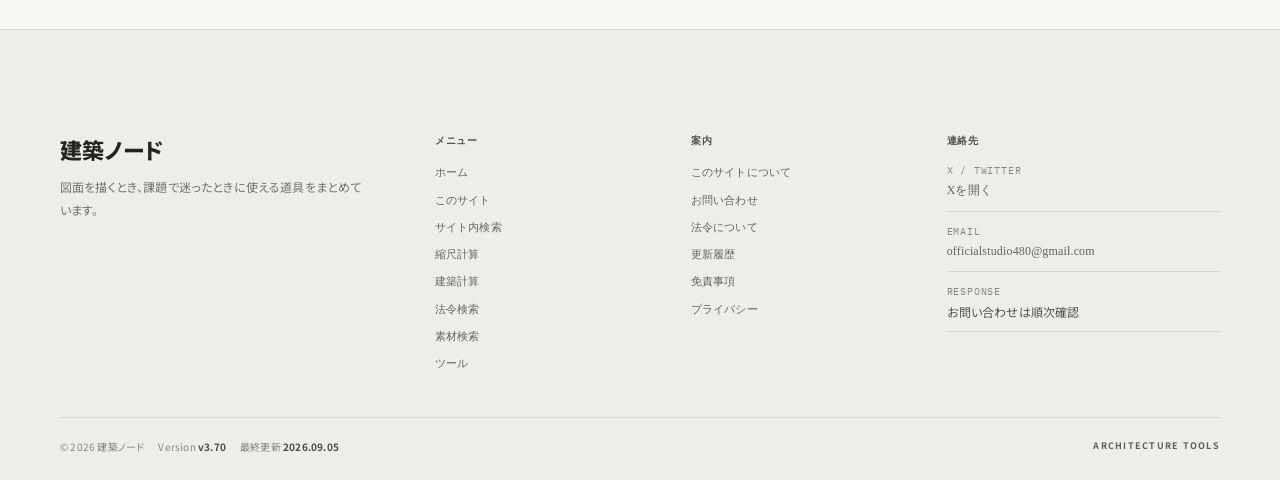
<file: mypage.html>
<!doctype html><html lang="ja"><head><meta charset="UTF-8"><meta name="viewport" content="width=device-width,initial-scale=1"><meta name="description" content="建築ノードの保存した計算、お気に入り、最近使った道具をまとめて確認できます。"><meta name="robots" content="noindex, follow"><title>マイページ｜建築ノード</title><link rel="stylesheet" href="style.css">  <link rel="preconnect" href="https://fonts.googleapis.com">
  <link rel="preconnect" href="https://fonts.gstatic.com" crossorigin>
  <link href="https://fonts.googleapis.com/css2?family=IBM+Plex+Mono:wght@400;500;600&family=Manrope:wght@400;500;600;700;800&family=Noto+Sans+JP:wght@400;500;600;700;800&display=swap" rel="stylesheet">
</head><body>
<!-- このページの内容を編集するときは、このHTMLファイルを開いてください。 --><header class="site-header">
  <div class="container header-inner">
    <a class="logo" href="index.html">
      <span class="logo-mark"><img src="IMG/logo.png" alt="建築ノード"></span>
      <span>建築ノード</span>
    </a>

    <!-- PCでは各機能を直接表示。スマホではハンバーガーにまとめます。 -->
    <button class="menu-toggle" id="menuToggle" aria-label="メニュー" aria-expanded="false">
      <span></span>
      <span></span>
      <span></span>
    </button>
    <nav class="main-nav" id="mainNav" aria-label="メインナビゲーション">
      <a href="tools.html">ツール</a>
      <a href="search.html">検索</a>
      <a href="plans.html">料金</a>
      <a class="header-x-link" href="https://x.com/idx_dsn_offic" target="_blank" rel="noopener noreferrer" aria-label="公式Xを開く">X</a>
      <a class="header-updates-link" href="updates.html" aria-label="更新履歴">更新履歴</a>
      <details class="nav-more">
        <summary>その他</summary>
        <div class="nav-more-panel">
          <a href="scale.html">縮尺計算</a>
          <a href="calculator.html">建築計算</a>
          <a href="law.html">法令検索</a>
          <a href="materials.html">素材検索</a>
          <a href="about.html">このサイト</a>
          <a href="contact.html">お問い合わせ</a>
          <a href="mypage.html">マイページ</a>
        </div>
      </details>
    </nav>
  </div>
</header><main class="container page"><div class="page-heading"><p class="eyebrow">マイページ</p><h1>マイページ</h1><p>お気に入り、最近使った道具、保存した計算をまとめて確認できます。</p></div><section class="section"><div class="section-head"><div><p class="section-label">SAVED CALCULATIONS</p><h2>保存した計算</h2></div></div><div id="savedCalculations" class="saved-list"></div></section><section class="section"><div class="section-head"><div><p class="section-label">HISTORY SEARCH</p><h2>履歴を探す</h2></div></div><input id="historySearchInput" class="wide-input" type="search" placeholder="例：縮尺、建築計算"><div id="historySearchResults" class="history-list"></div></section><section class="section my-feedback-section"><div class="my-feedback-box"><div><p class="section-label">FEEDBACK</p><h2>気になったところを送る</h2><p>使っていて少しでも気になったところがあれば、そのまま教えてください。<br>「ここが使いにくい」「こんな道具がほしい」くらいの短いメモでも大丈夫です。</p></div><a class="button secondary" data-feedback href="contact.html">改善案を送る</a></div></section></main><footer class="site-footer">
  <div class="container site-footer-inner">
    <div class="footer-top">
      <div class="footer-brand">
        <div class="footer-brand-name">建築ノード</div>
        <p class="footer-brand-copy">図面を描くとき、課題で迷ったときに使える道具をまとめています。</p>
      </div>

      <div>
        <div class="footer-heading">メニュー</div>
        <nav class="footer-links" aria-label="フッターナビゲーション">
          <a href="index.html">ホーム</a>
          <a href="about.html">このサイト</a>
          <a href="search.html">サイト内検索</a>
          <a href="scale.html">縮尺計算</a>
          <a href="calculator.html">建築計算</a>
          <a href="law.html">法令検索</a>
          <a href="materials.html">素材検索</a><a href="tools.html">ツール</a>
        </nav>
      </div>

      <div>
        <div class="footer-heading">案内</div>
        <div class="footer-links">
          <a href="about.html">このサイトについて</a>
          <a href="contact.html">お問い合わせ</a>
          <a href="law.html">法令について</a>
          <a href="updates.html">更新履歴</a>
          <a href="about.html#disclaimer">免責事項</a>
          <a href="about.html#privacy">プライバシー</a>
        </div>
      </div>

      <div>
        <div class="footer-heading">連絡先</div>
        <div class="footer-contact">
          <div class="footer-contact-row">
            <span class="footer-label">X / Twitter</span>
            <a id="footerXLink" href="#" aria-label="X">未設定</a>
          </div>
          <div class="footer-contact-row">
            <span class="footer-label">Email</span>
            <a id="footerMailLink" href="#" aria-label="メール">未設定</a>
          </div>
          <div class="footer-contact-row">
            <span class="footer-label">Response</span>
            <span>お問い合わせは順次確認</span>
          </div>
        </div>
      </div>
    </div>

    <div class="footer-meta">
      <div class="footer-meta-left">
        <span>© 2026 建築ノード</span>
        <span>Version <strong data-site-version>v3.65</strong></span>
        <span>最終更新 <strong data-site-updated>2026.09.05</strong></span>
      </div>
      <div class="footer-meta-right">
        <span class="footer-status">ARCHITECTURE TOOLS</span>
      </div>
    </div>
  </div>
</footer><script src="script.js"></script></body></html>
</file>
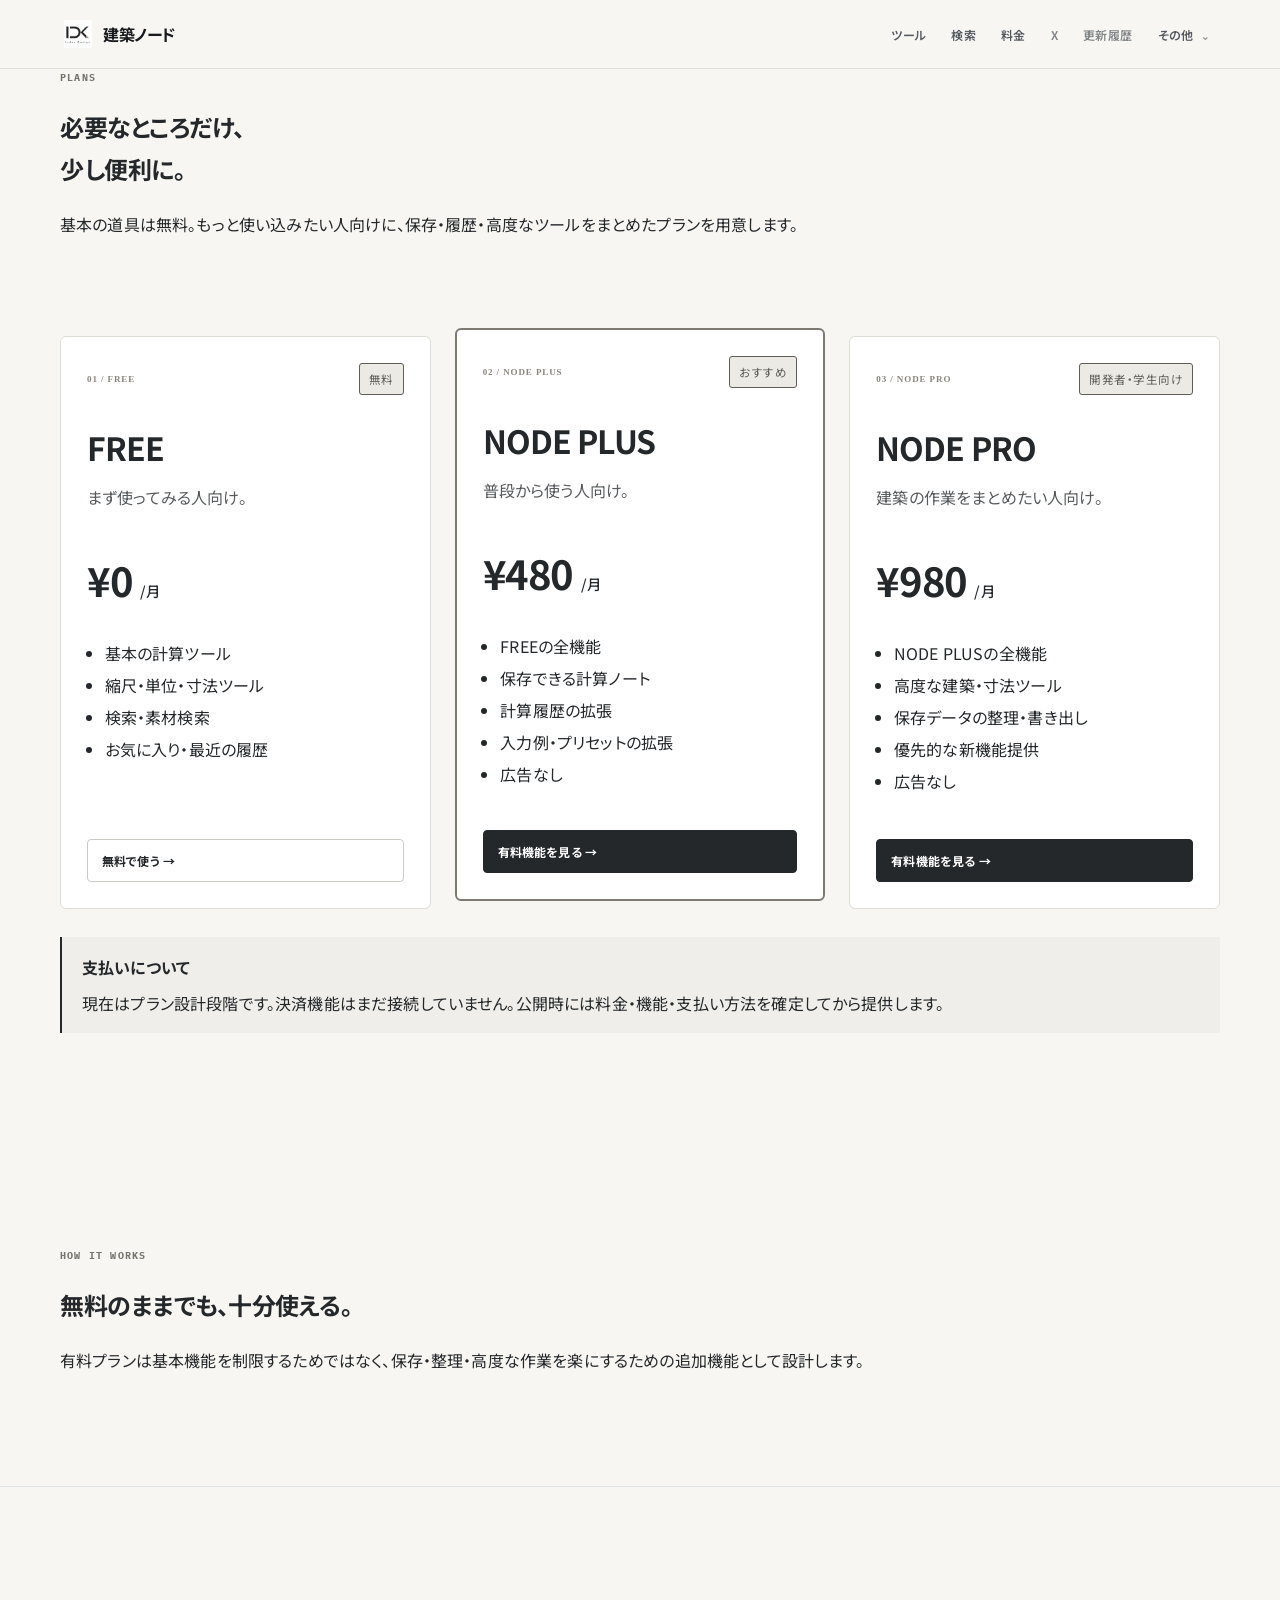
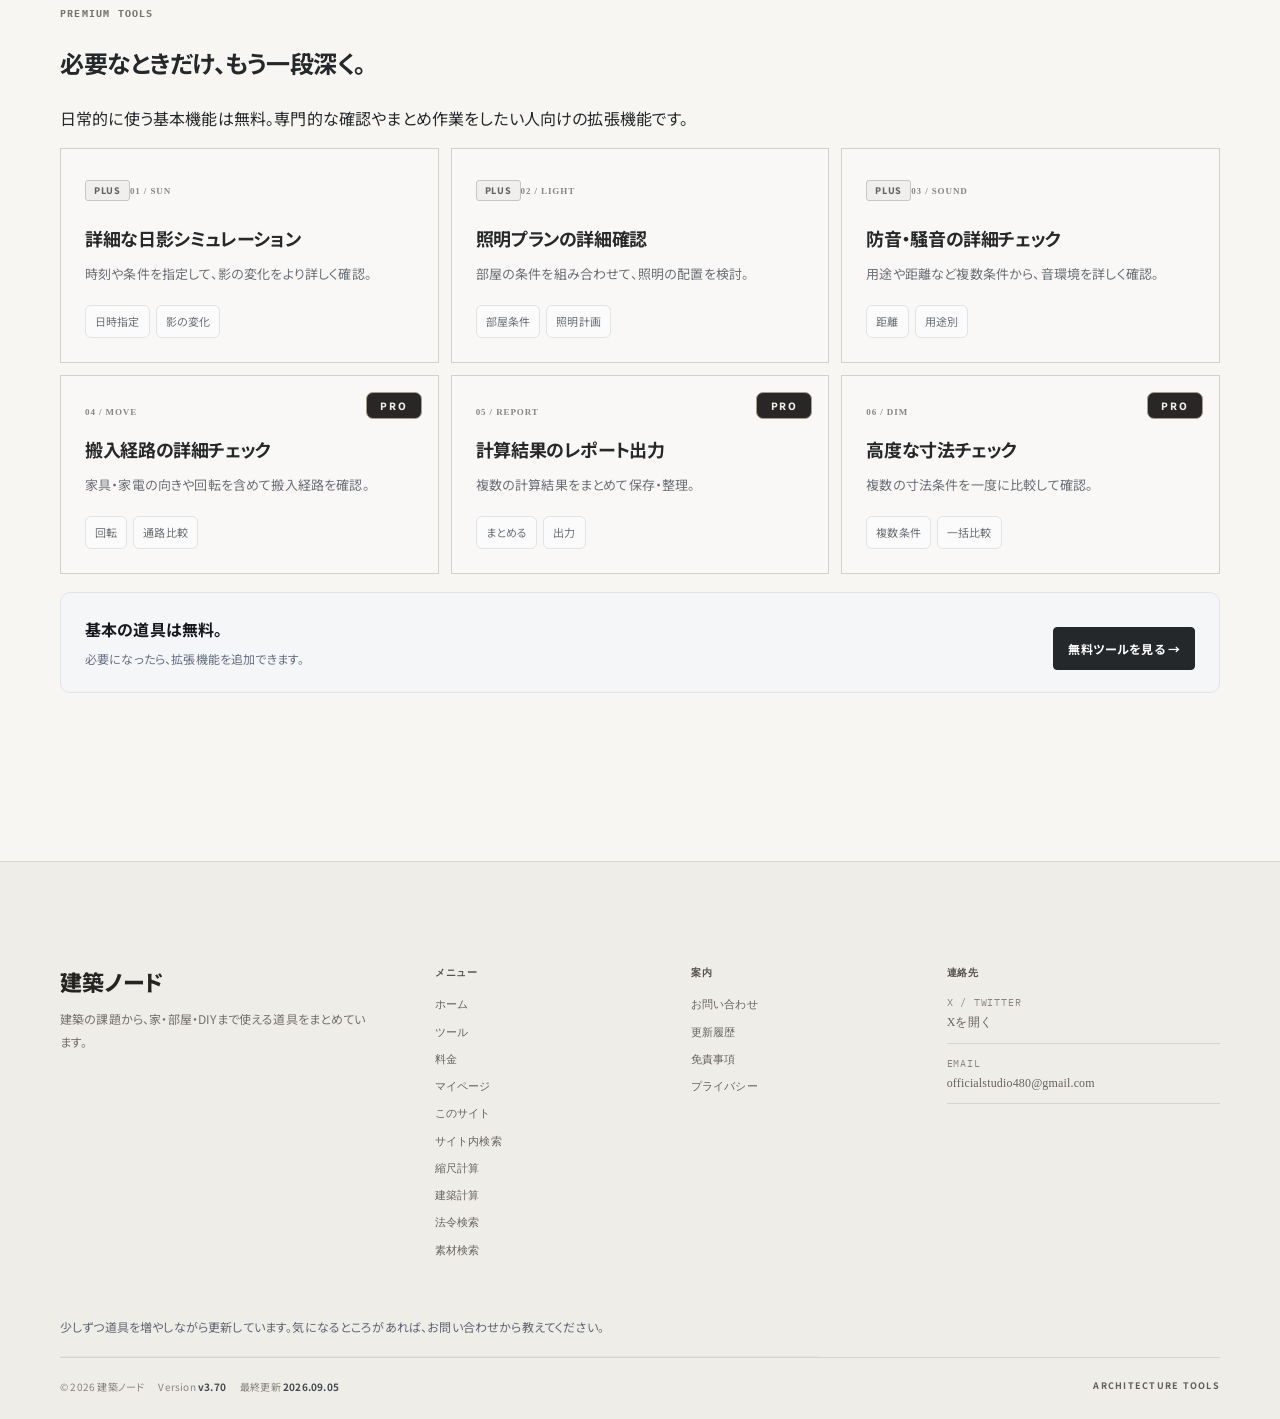
<file: plans.html>
<!doctype html>
<html lang="ja">
<head>
<meta charset="utf-8">
<meta name="viewport" content="width=device-width, initial-scale=1">
  <meta name="description" content="建築ノードの無料機能と有料プランを比較。基本の計算・検索は無料で、高度な確認や保存などの拡張機能を案内しています。">
  <meta name="robots" content="index, follow">
  <meta name="author" content="建築ノード">
  <link rel="canonical" href="plans.html">
  <meta property="og:type" content="website">
  <meta property="og:title" content="料金プラン｜建築ノード">
  <meta property="og:description" content="建築ノードの無料機能と有料プランを比較。基本の計算・検索は無料で、高度な確認や保存などの拡張機能を案内しています。">
  <meta property="og:site_name" content="建築ノード">
  <meta name="twitter:card" content="summary">
  <meta name="twitter:title" content="料金プラン｜建築ノード">
  <meta name="twitter:description" content="建築ノードの無料機能と有料プランを比較。基本の計算・検索は無料で、高度な確認や保存などの拡張機能を案内しています。">
  <meta name="theme-color" content="#f6f7f9">

<title>料金プラン｜建築ノード</title>
<link rel="preconnect" href="https://fonts.googleapis.com">
  <link rel="preconnect" href="https://fonts.gstatic.com" crossorigin>
  <link href="https://fonts.googleapis.com/css2?family=IBM+Plex+Mono:wght@400;500;600&family=Manrope:wght@400;500;600;700;800&family=Noto+Sans+JP:wght@400;500;600;700;800&display=swap" rel="stylesheet">
<link rel="stylesheet" href="style.css">
<script type="application/ld+json">
{
  "@context": "https://schema.org",
  "@type": "WebPage",
  "name": "料金プラン｜建築ノード",
  "description": "建築ノードの無料機能と有料プランを比較。基本の計算・検索は無料で、高度な確認や保存などの拡張機能を案内しています。",
  "inLanguage": "ja"
}
  </script>
</head>
<body>
<header class="site-header"><div class="container header-inner">
<a class="logo" href="index.html"><span class="logo-mark"><img src="IMG/logo.png" alt="建築ノード"></span><span>建築ノード</span></a>
<button class="menu-toggle" id="menuToggle" aria-label="メニュー" aria-expanded="false"><span></span><span></span><span></span></button>
    <nav class="main-nav" id="mainNav" aria-label="メインナビゲーション">
      <a href="tools.html">ツール</a>
      <a href="search.html">検索</a>
      <a href="plans.html">料金</a>
      <a class="header-x-link" href="https://x.com/idx_dsn_offic" target="_blank" rel="noopener noreferrer" aria-label="公式Xを開く">X</a>
      <a class="header-updates-link" href="updates.html" aria-label="更新履歴">更新履歴</a>
      <details class="nav-more">
        <summary>その他</summary>
        <div class="nav-more-panel">
          <a href="scale.html">縮尺計算</a>
          <a href="calculator.html">建築計算</a>
          <a href="law.html">法令検索</a>
          <a href="materials.html">素材検索</a>
          <a href="about.html">このサイト</a>
          <a href="contact.html">お問い合わせ</a>
          <a href="mypage.html">マイページ</a>
        </div>
      </details>
    </nav></div></header>
<main>
<section class="page-hero"><div class="container"><p class="section-label">PLANS</p><h1>必要なところだけ、<br><span class="accent">少し便利に。</span></h1><p>基本の道具は無料。もっと使い込みたい人向けに、保存・履歴・高度なツールをまとめたプランを用意します。</p></div></section>
<section class="section pricing-section"><div class="container">
<div class="pricing-grid">
<article class="pricing-card"><div class="pricing-top"><span class="tool-number">01 / FREE</span><span class="pricing-badge">無料</span></div><h2>FREE</h2><p class="pricing-desc">まず使ってみる人向け。</p><div class="price">¥0 <small>/ 月</small></div><ul><li>基本の計算ツール</li><li>縮尺・単位・寸法ツール</li><li>検索・素材検索</li><li>お気に入り・最近の履歴</li></ul><a class="button secondary" href="tools.html">無料で使う →</a></article>
<article class="pricing-card featured"><div class="pricing-top"><span class="tool-number">02 / NODE PLUS</span><span class="pricing-badge">おすすめ</span></div><h2>NODE PLUS</h2><p class="pricing-desc">普段から使う人向け。</p><div class="price">¥480 <small>/ 月</small></div><ul><li>FREEの全機能</li><li>保存できる計算ノート</li><li>計算履歴の拡張</li><li>入力例・プリセットの拡張</li><li>広告なし</li></ul><a class="button" href="#premium-preview">有料機能を見る →</a></article>
<article class="pricing-card"><div class="pricing-top"><span class="tool-number">03 / NODE PRO</span><span class="pricing-badge">開発者・学生向け</span></div><h2>NODE PRO</h2><p class="pricing-desc">建築の作業をまとめたい人向け。</p><div class="price">¥980 <small>/ 月</small></div><ul><li>NODE PLUSの全機能</li><li>高度な建築・寸法ツール</li><li>保存データの整理・書き出し</li><li>優先的な新機能提供</li><li>広告なし</li></ul><a class="button" href="#premium-preview">有料機能を見る →</a></article>
</div>
<div class="pricing-note"><strong>支払いについて</strong><p>現在はプラン設計段階です。決済機能はまだ接続していません。公開時には料金・機能・支払い方法を確定してから提供します。</p></div>
</div></section>
<section class="section"><div class="container"><div class="section-heading"><p class="section-label">HOW IT WORKS</p><h2>無料のままでも、十分使える。</h2><p>有料プランは基本機能を制限するためではなく、保存・整理・高度な作業を楽にするための追加機能として設計します。</p></div></div></section>

<section class="section premium-preview-section" id="premium-preview"><div class="container">
<div class="section-heading"><p class="section-label">PREMIUM TOOLS</p><h2>必要なときだけ、もう一段深く。</h2><p>日常的に使う基本機能は無料。専門的な確認やまとめ作業をしたい人向けの拡張機能です。</p></div>
<div class="premium-feature-grid">
<article class="premium-feature"><div class="lock-badge"><span class="lock-symbol" aria-hidden="true"></span><span>PLUS</span></div><span class="tool-number">01 / SUN</span><h3>詳細な日影シミュレーション</h3><p>時刻や条件を指定して、影の変化をより詳しく確認。</p><div class="premium-demo"><span>日時指定</span><span>影の変化</span></div></article>
<article class="premium-feature"><div class="lock-badge"><span class="lock-symbol" aria-hidden="true"></span><span>PLUS</span></div><span class="tool-number">02 / LIGHT</span><h3>照明プランの詳細確認</h3><p>部屋の条件を組み合わせて、照明の配置を検討。</p><div class="premium-demo"><span>部屋条件</span><span>照明計画</span></div></article>
<article class="premium-feature"><div class="lock-badge"><span class="lock-symbol" aria-hidden="true"></span><span>PLUS</span></div><span class="tool-number">03 / SOUND</span><h3>防音・騒音の詳細チェック</h3><p>用途や距離など複数条件から、音環境を詳しく確認。</p><div class="premium-demo"><span>距離</span><span>用途別</span></div></article>
<article class="premium-feature pro"><div class="lock-badge pro-badge"><span>PRO</span></div><span class="tool-number">04 / MOVE</span><h3>搬入経路の詳細チェック</h3><p>家具・家電の向きや回転を含めて搬入経路を確認。</p><div class="premium-demo"><span>回転</span><span>通路比較</span></div></article>
<article class="premium-feature pro"><div class="lock-badge pro-badge"><span>PRO</span></div><span class="tool-number">05 / REPORT</span><h3>計算結果のレポート出力</h3><p>複数の計算結果をまとめて保存・整理。</p><div class="premium-demo"><span>まとめる</span><span>出力</span></div></article>
<article class="premium-feature pro"><div class="lock-badge pro-badge"><span>PRO</span></div><span class="tool-number">06 / DIM</span><h3>高度な寸法チェック</h3><p>複数の寸法条件を一度に比較して確認。</p><div class="premium-demo"><span>複数条件</span><span>一括比較</span></div></article>
</div>
<div class="premium-cta"><div><strong>基本の道具は無料。</strong><p>必要になったら、拡張機能を追加できます。</p></div><a class="button" href="tools.html">無料ツールを見る →</a></div>
</div></section>
</main>
<footer class="site-footer"><div class="container site-footer-inner"><div class="footer-top">
<div class="footer-brand"><div class="footer-brand-name">建築ノード</div><p class="footer-brand-copy">建築の課題から、家・部屋・DIYまで使える道具をまとめています。</p></div>
<div><div class="footer-heading">メニュー</div><nav class="footer-links"><a href="index.html">ホーム</a><a href="tools.html">ツール</a><a href="plans.html">料金</a><a href="mypage.html">マイページ</a><a href="about.html">このサイト</a><a href="search.html">サイト内検索</a><a href="scale.html">縮尺計算</a><a href="calculator.html">建築計算</a><a href="law.html">法令検索</a><a href="materials.html">素材検索</a></nav></div>
<div><div class="footer-heading">案内</div><div class="footer-links"><a href="contact.html">お問い合わせ</a><a href="updates.html">更新履歴</a>
          <a href="about.html#disclaimer">免責事項</a><a href="about.html#privacy">プライバシー</a></div></div>
<div><div class="footer-heading">連絡先</div><div class="footer-contact"><div class="footer-contact-row"><span class="footer-label">X / Twitter</span><a id="footerXLink" href="#">未設定</a></div><div class="footer-contact-row"><span class="footer-label">Email</span><a id="footerMailLink" href="#">未設定</a></div></div></div>
</div><div class="footer-human-note">少しずつ道具を増やしながら更新しています。気になるところがあれば、お問い合わせから教えてください。</div><div class="footer-meta"><div class="footer-meta-left"><span>© 2026 建築ノード</span><span>Version <strong data-site-version>v3.65</strong></span><span>最終更新 <strong data-site-updated>2026.09.05</strong></span></div><div class="footer-meta-right"><span class="footer-status">ARCHITECTURE TOOLS</span></div></div></div></footer>
<script src="script.js"></script><script>document.querySelectorAll('[data-plan]').forEach(b=>b.addEventListener('click',()=>alert(b.dataset.plan+' は現在準備中です。')));</script>
</body></html>
</file>
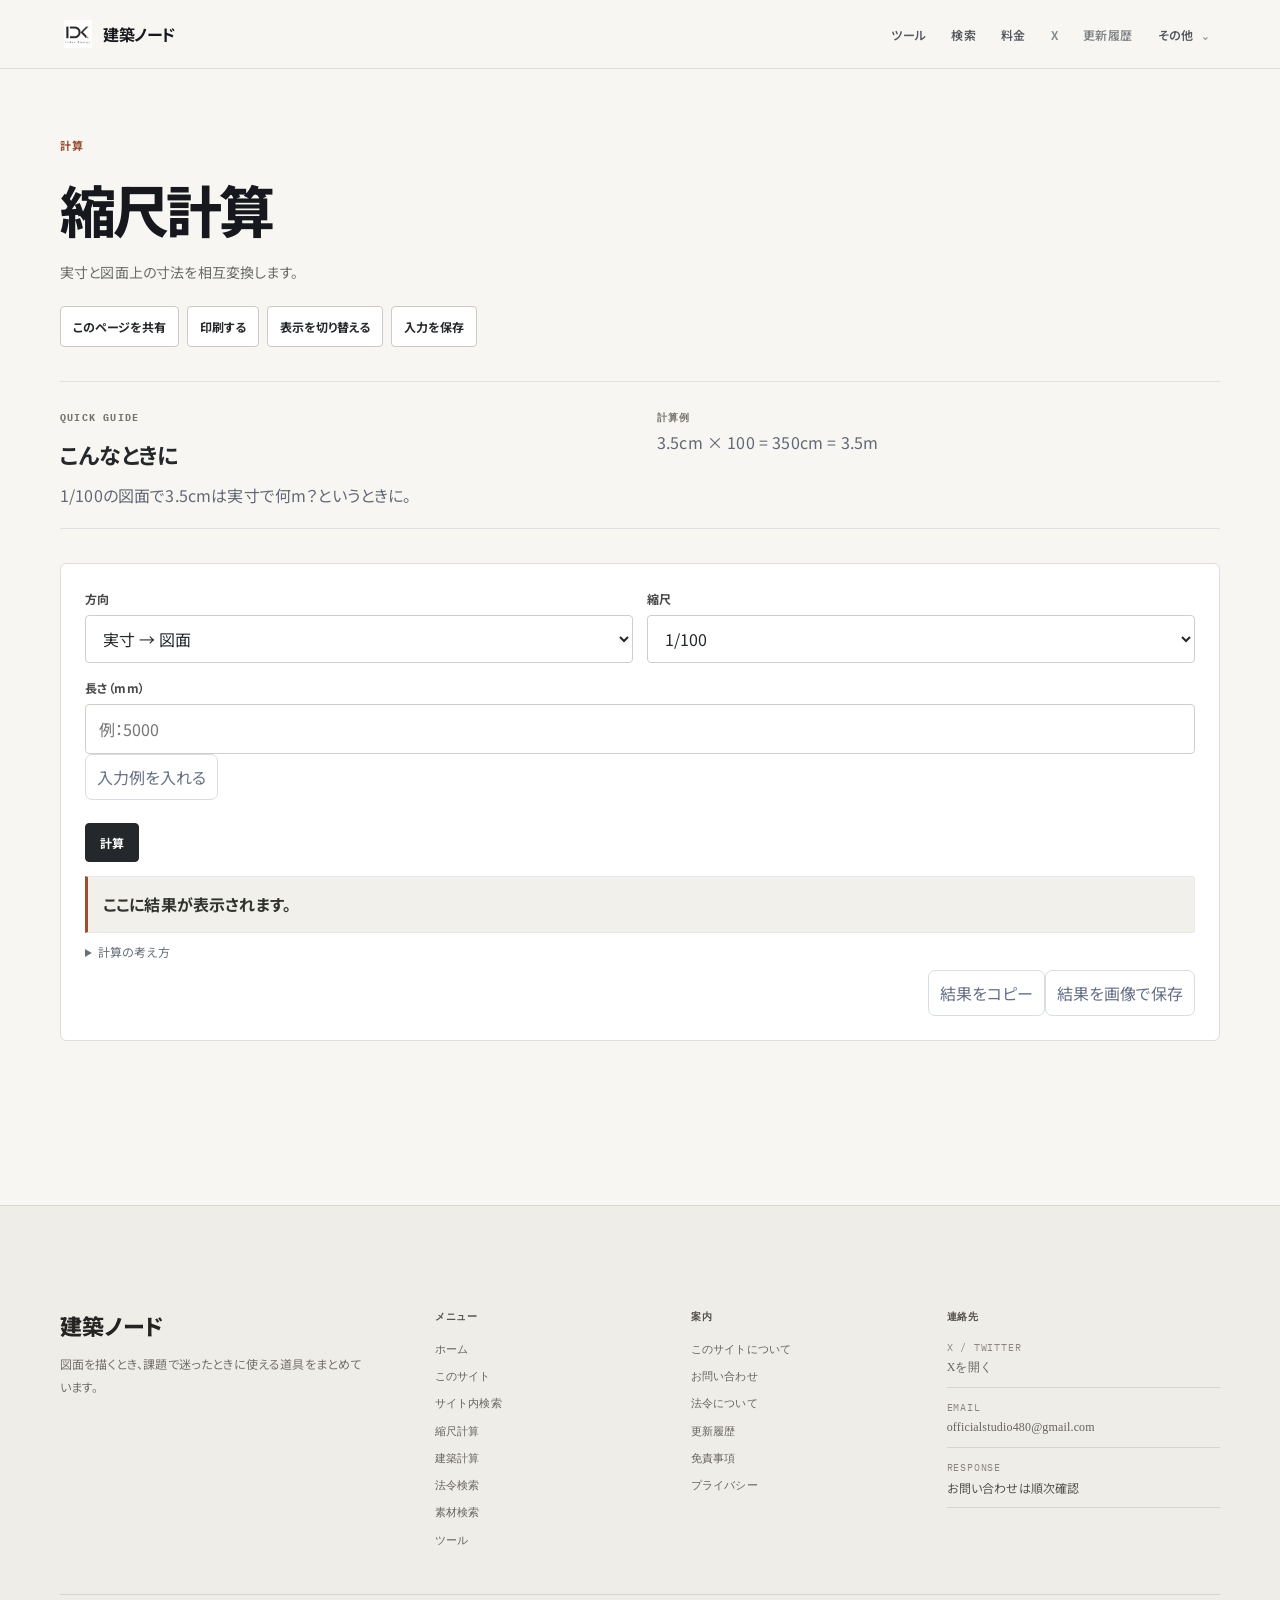
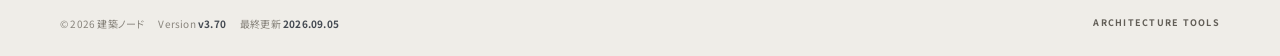
<file: scale.html>
<!doctype html><html lang="ja"><head><meta charset="UTF-8"><meta name="viewport" content="width=device-width,initial-scale=1">
  <meta name="description" content="図面の縮尺から実寸を求めたり、実寸から図面上の寸法を求めたりできる縮尺計算ツールです。1/20、1/50、1/100、1/200、1/500に対応しています。">
  <meta name="robots" content="index, follow">
  <meta name="author" content="建築ノード">
  <link rel="canonical" href="scale.html">
  <meta property="og:type" content="website">
  <meta property="og:title" content="縮尺計算｜図面と実寸を換算する｜建築ノード">
  <meta property="og:description" content="図面の縮尺から実寸を求めたり、実寸から図面上の寸法を求めたりできる縮尺計算ツールです。1/20、1/50、1/100、1/200、1/500に対応しています。">
  <meta property="og:site_name" content="建築ノード">
  <meta name="twitter:card" content="summary">
  <meta name="twitter:title" content="縮尺計算｜図面と実寸を換算する｜建築ノード">
  <meta name="twitter:description" content="図面の縮尺から実寸を求めたり、実寸から図面上の寸法を求めたりできる縮尺計算ツールです。1/20、1/50、1/100、1/200、1/500に対応しています。">
  <meta name="theme-color" content="#f6f7f9">
<title>縮尺計算｜図面と実寸を換算する｜建築ノード</title><link rel="stylesheet" href="style.css"><script type="application/ld+json">
{
  "@context": "https://schema.org",
  "@type": "WebPage",
  "name": "縮尺計算｜図面と実寸を換算する｜建築ノード",
  "description": "図面の縮尺から実寸を求めたり、実寸から図面上の寸法を求めたりできる縮尺計算ツールです。1/20、1/50、1/100、1/200、1/500に対応しています。",
  "inLanguage": "ja"
}
  </script>
  <link rel="preconnect" href="https://fonts.googleapis.com">
  <link rel="preconnect" href="https://fonts.gstatic.com" crossorigin>
  <link href="https://fonts.googleapis.com/css2?family=IBM+Plex+Mono:wght@400;500;600&family=Manrope:wght@400;500;600;700;800&family=Noto+Sans+JP:wght@400;500;600;700;800&display=swap" rel="stylesheet">
</head><body>
<!-- このページの内容を編集するときは、このHTMLファイルを開いてください。 --><header class="site-header">
  <div class="container header-inner">
    <a class="logo" href="index.html">
      <span class="logo-mark"><img src="IMG/logo.png" alt="建築ノード"></span>
      <span>建築ノード</span>
    </a>

    <!-- PCでは各機能を直接表示。スマホではハンバーガーにまとめます。 -->
    <button class="menu-toggle" id="menuToggle" aria-label="メニュー" aria-expanded="false">
      <span></span>
      <span></span>
      <span></span>
    </button>
    <nav class="main-nav" id="mainNav" aria-label="メインナビゲーション">
      <a href="tools.html">ツール</a>
      <a href="search.html">検索</a>
      <a href="plans.html">料金</a>
      <a class="header-x-link" href="https://x.com/idx_dsn_offic" target="_blank" rel="noopener noreferrer" aria-label="公式Xを開く">X</a>
      <a class="header-updates-link" href="updates.html" aria-label="更新履歴">更新履歴</a>
      <details class="nav-more">
        <summary>その他</summary>
        <div class="nav-more-panel">
          <a href="scale.html">縮尺計算</a>
          <a href="calculator.html">建築計算</a>
          <a href="law.html">法令検索</a>
          <a href="materials.html">素材検索</a>
          <a href="about.html">このサイト</a>
          <a href="contact.html">お問い合わせ</a>
          <a href="mypage.html">マイページ</a>
        </div>
      </details>
    </nav>
  </div>
</header><main class="container page"><div class="page-heading"><p class="eyebrow">計算</p><h1>縮尺計算</h1><p>実寸と図面上の寸法を相互変換します。</p></div><div class="calc-form"><div class="calc-row"><div><label>方向</label><select id="mode"><option value="realToDrawing">実寸 → 図面</option><option value="drawingToReal">図面 → 実寸</option></select></div><div><label>縮尺</label><select id="scale"><option value="20">1/20</option><option value="50">1/50</option><option value="100" selected>1/100</option><option value="200">1/200</option><option value="500">1/500</option></select></div></div><label>長さ（mm）</label><input id="value" type="number" placeholder="例：5000"><button class="button" id="calc" style="margin-top:14px">計算</button><div class="result" id="result">ここに結果が表示されます。</div></div></main><footer class="site-footer">
  <div class="container site-footer-inner">
    <div class="footer-top">
      <div class="footer-brand">
        <div class="footer-brand-name">建築ノード</div>
        <p class="footer-brand-copy">図面を描くとき、課題で迷ったときに使える道具をまとめています。</p>
      </div>

      <div>
        <div class="footer-heading">メニュー</div>
        <nav class="footer-links" aria-label="フッターナビゲーション">
          <a href="index.html">ホーム</a>
          <a href="about.html">このサイト</a>
          <a href="search.html">サイト内検索</a>
          <a href="scale.html">縮尺計算</a>
          <a href="calculator.html">建築計算</a>
          <a href="law.html">法令検索</a>
          <a href="materials.html">素材検索</a><a href="tools.html">ツール</a>
        </nav>
      </div>

      <div>
        <div class="footer-heading">案内</div>
        <div class="footer-links">
          <a href="about.html">このサイトについて</a>
          <a href="contact.html">お問い合わせ</a>
          <a href="law.html">法令について</a>
          <a href="updates.html">更新履歴</a>
          <a href="about.html#disclaimer">免責事項</a>
          <a href="about.html#privacy">プライバシー</a>
        </div>
      </div>

      <div>
        <div class="footer-heading">連絡先</div>
        <div class="footer-contact">
          <div class="footer-contact-row">
            <span class="footer-label">X / Twitter</span>
            <a id="footerXLink" href="#" aria-label="X">未設定</a>
          </div>
          <div class="footer-contact-row">
            <span class="footer-label">Email</span>
            <a id="footerMailLink" href="#" aria-label="メール">未設定</a>
          </div>
          <div class="footer-contact-row">
            <span class="footer-label">Response</span>
            <span>お問い合わせは順次確認</span>
          </div>
        </div>
      </div>
    </div>

    <div class="footer-meta">
      <div class="footer-meta-left">
        <span>© 2026 建築ノード</span>
        <span>Version <strong data-site-version>v3.65</strong></span>
        <span>最終更新 <strong data-site-updated>2026.09.05</strong></span>
      </div>
      <div class="footer-meta-right">
        <span class="footer-status">ARCHITECTURE TOOLS</span>
      </div>
    </div>
  </div>
</footer>
<script src="script.js"></script>
</body></html>
</file>
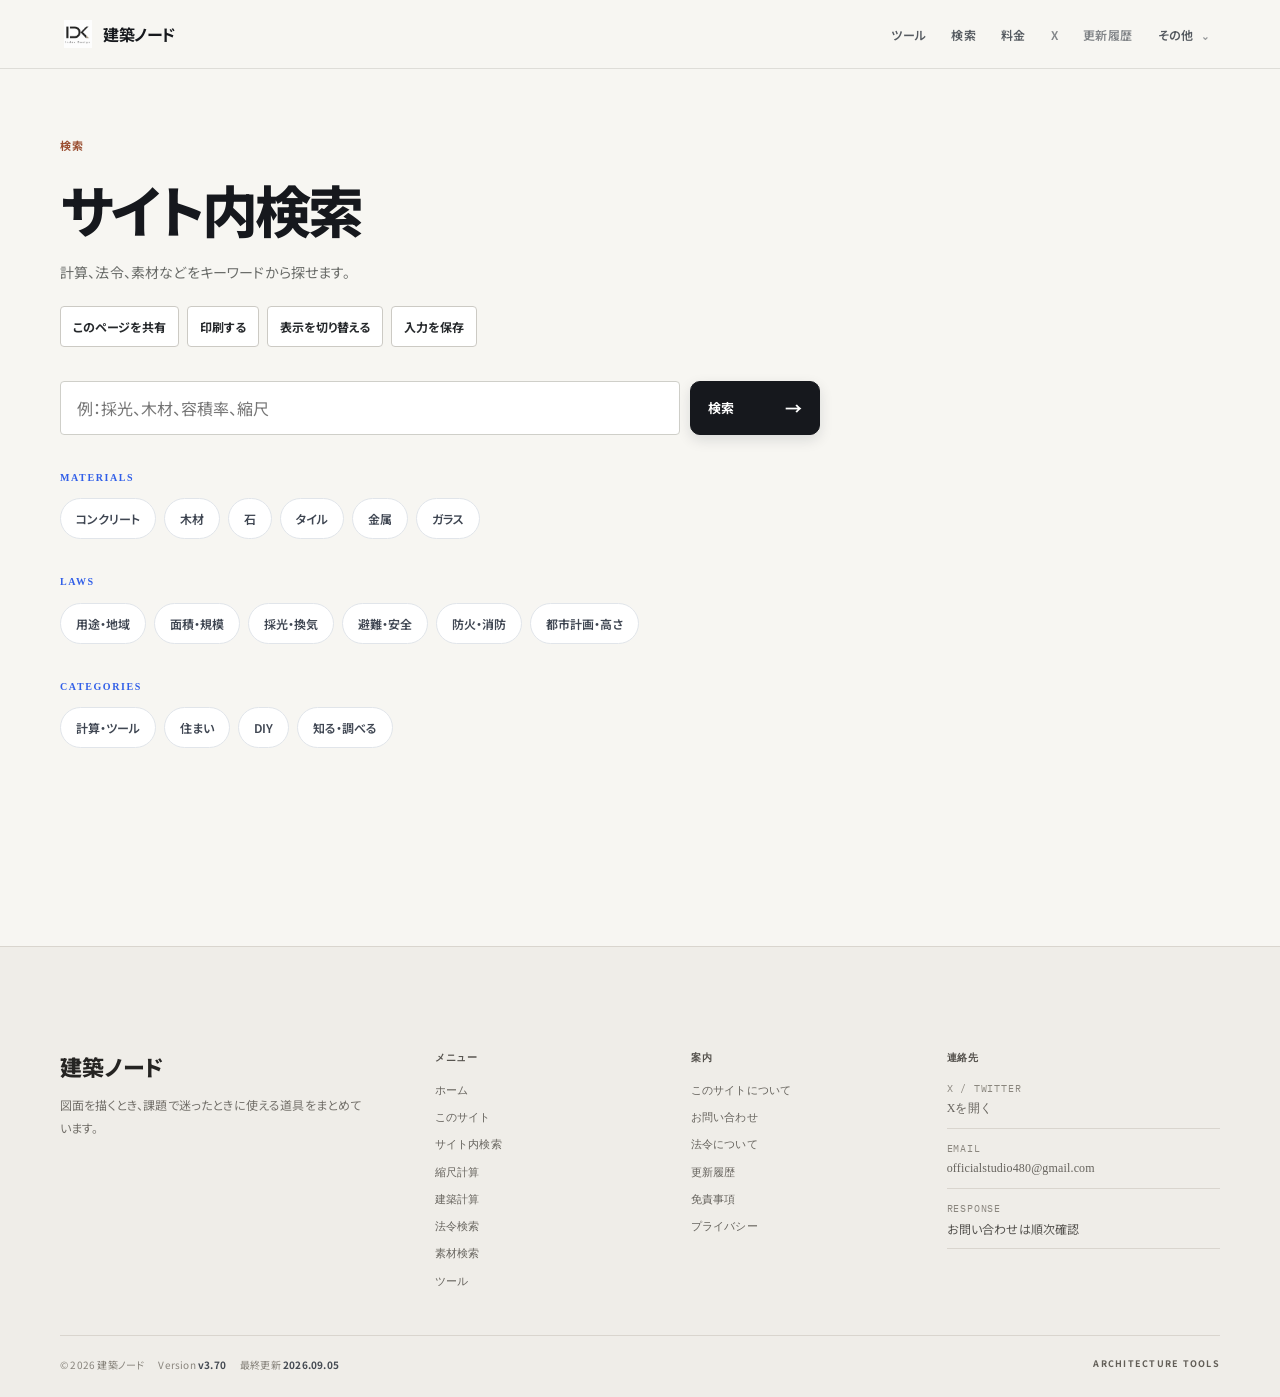
<file: search.html>
<!doctype html>
<html lang="ja">
<head>
  <meta charset="UTF-8">
  <meta name="viewport" content="width=device-width, initial-scale=1">
  <meta name="description" content="建築ノード内の計算ツール、法令、素材、建築用語などをキーワードから探せます。">
  <meta name="robots" content="noindex, follow">
  <meta name="author" content="建築ノード">
  <link rel="canonical" href="search.html">
  <meta property="og:type" content="website">
  <meta property="og:title" content="建築ノード内検索｜建築・住まいの情報を探す">
  <meta property="og:description" content="建築ノード内の計算ツール、法令、素材、建築用語などをキーワードから探せます。">
  <meta property="og:site_name" content="建築ノード">
  <meta name="twitter:card" content="summary">
  <meta name="twitter:title" content="建築ノード内検索｜建築・住まいの情報を探す">
  <meta name="twitter:description" content="建築ノード内の計算ツール、法令、素材、建築用語などをキーワードから探せます。">
  <meta name="theme-color" content="#f6f7f9">

  <title>建築ノード内検索｜建築・住まいの情報を探す</title>
  <link rel="preconnect" href="https://fonts.googleapis.com">
  <link rel="preconnect" href="https://fonts.gstatic.com" crossorigin>
  <link href="https://fonts.googleapis.com/css2?family=IBM+Plex+Mono:wght@400;500;600&family=Manrope:wght@400;500;600;700;800&family=Noto+Sans+JP:wght@400;500;600;700;800&display=swap" rel="stylesheet">
  <link rel="stylesheet" href="style.css">
<script type="application/ld+json">
{
  "@context": "https://schema.org",
  "@type": "WebPage",
  "name": "建築ノード内検索｜建築・住まいの情報を探す",
  "description": "建築ノード内の計算ツール、法令、素材、建築用語などをキーワードから探せます。",
  "inLanguage": "ja"
}
  </script>
</head>
<body>
<!-- このページの内容を編集するときは、このHTMLファイルを開いてください。 -->

<header class="site-header">
  <div class="container header-inner">
    <a class="logo" href="index.html">
      <span class="logo-mark"><img src="IMG/logo.png" alt="建築ノード"></span>
      <span>建築ノード</span>
    </a>

    <button class="menu-toggle" id="menuToggle" aria-label="メニュー" aria-expanded="false">
      <span></span>
      <span></span>
      <span></span>
    </button>
    <nav class="main-nav" id="mainNav" aria-label="メインナビゲーション">
      <a href="tools.html">ツール</a>
      <a href="search.html">検索</a>
      <a href="plans.html">料金</a>
      <a class="header-x-link" href="https://x.com/idx_dsn_offic" target="_blank" rel="noopener noreferrer" aria-label="公式Xを開く">X</a>
      <a class="header-updates-link" href="updates.html" aria-label="更新履歴">更新履歴</a>
      <details class="nav-more">
        <summary>その他</summary>
        <div class="nav-more-panel">
          <a href="scale.html">縮尺計算</a>
          <a href="calculator.html">建築計算</a>
          <a href="law.html">法令検索</a>
          <a href="materials.html">素材検索</a>
          <a href="about.html">このサイト</a>
          <a href="contact.html">お問い合わせ</a>
          <a href="mypage.html">マイページ</a>
        </div>
      </details>
    </nav>
  </div>
</header>

<main class="container page">
  <div class="page-heading">
    <p class="eyebrow">検索</p>
    <h1>サイト内検索</h1>
    <p>計算、法令、素材などをキーワードから探せます。</p>
  </div>

  <section class="global-search">
    <form id="searchForm" class="global-search-form">
      <input id="globalQuery" type="search" aria-label="サイト内検索" placeholder="例：採光、木材、容積率、縮尺" autocomplete="off">
      <button class="hero-button" type="submit">
        <span>検索</span>
        <span>→</span>
      </button>
    </form>
  </section>

  <!-- よく使う素材カテゴリ。
       ボタンを押すだけで、そのカテゴリの検索結果を表示します。 -->
  <section class="quick-search">
    <p class="quick-search-label">MATERIALS</p>
    <div class="quick-search-list">
      <button type="button" class="quick-search-button" data-query="コンクリート">コンクリート</button>
      <button type="button" class="quick-search-button" data-query="木材">木材</button>
      <button type="button" class="quick-search-button" data-query="石">石</button>
      <button type="button" class="quick-search-button" data-query="タイル">タイル</button>
      <button type="button" class="quick-search-button" data-query="金属">金属</button>
      <button type="button" class="quick-search-button" data-query="ガラス">ガラス</button>
    </div>
  </section>

  <!-- 法令もジャンルから選べるようにしています。 -->
  <section class="quick-search">
    <p class="quick-search-label">LAWS</p>
    <div class="quick-search-list">
      <button type="button" class="quick-search-button law-category-button" data-category="用途・地域">用途・地域</button>
      <button type="button" class="quick-search-button law-category-button" data-category="面積・規模">面積・規模</button>
      <button type="button" class="quick-search-button law-category-button" data-category="採光・換気">採光・換気</button>
      <button type="button" class="quick-search-button law-category-button" data-category="避難・安全">避難・安全</button>
      <button type="button" class="quick-search-button law-category-button" data-category="防火・消防">防火・消防</button>
      <button type="button" class="quick-search-button law-category-button" data-category="都市計画・高さ">都市計画・高さ</button>
    </div>
  </section>

  <section class="quick-search search-categories" aria-label="検索カテゴリ">
    <p class="quick-search-label">CATEGORIES</p>
    <div class="quick-search-list">
      <button type="button" class="quick-search-button search-category-button" data-category="TOOLS">計算・ツール</button>
      <button type="button" class="quick-search-button search-category-button" data-category="住まい">住まい</button>
      <button type="button" class="quick-search-button search-category-button" data-category="DIY">DIY</button>
      <button type="button" class="quick-search-button search-category-button" data-category="知る">知る・調べる</button>
    </div>
  </section>

  <p id="searchCount" class="result-count"></p>
  <div id="searchResults" class="card-grid"></div>
</main>

<footer class="site-footer">
  <div class="container site-footer-inner">
    <div class="footer-top">
      <div class="footer-brand">
        <div class="footer-brand-name">建築ノード</div>
        <p class="footer-brand-copy">図面を描くとき、課題で迷ったときに使える道具をまとめています。</p>
      </div>

      <div>
        <div class="footer-heading">メニュー</div>
        <nav class="footer-links" aria-label="フッターナビゲーション">
          <a href="index.html">ホーム</a>
          <a href="about.html">このサイト</a>
          <a href="search.html">サイト内検索</a>
          <a href="scale.html">縮尺計算</a>
          <a href="calculator.html">建築計算</a>
          <a href="law.html">法令検索</a>
          <a href="materials.html">素材検索</a><a href="tools.html">ツール</a>
        </nav>
      </div>

      <div>
        <div class="footer-heading">案内</div>
        <div class="footer-links">
          <a href="about.html">このサイトについて</a>
          <a href="contact.html">お問い合わせ</a>
          <a href="law.html">法令について</a>
          <a href="updates.html">更新履歴</a>
          <a href="about.html#disclaimer">免責事項</a>
          <a href="about.html#privacy">プライバシー</a>
        </div>
      </div>

      <div>
        <div class="footer-heading">連絡先</div>
        <div class="footer-contact">
          <div class="footer-contact-row">
            <span class="footer-label">X / Twitter</span>
            <a id="footerXLink" href="#" aria-label="X">未設定</a>
          </div>
          <div class="footer-contact-row">
            <span class="footer-label">Email</span>
            <a id="footerMailLink" href="#" aria-label="メール">未設定</a>
          </div>
          <div class="footer-contact-row">
            <span class="footer-label">Response</span>
            <span>お問い合わせは順次確認</span>
          </div>
        </div>
      </div>
    </div>

    <div class="footer-meta">
      <div class="footer-meta-left">
        <span>© 2026 建築ノード</span>
        <span>Version <strong data-site-version>v3.65</strong></span>
        <span>最終更新 <strong data-site-updated>2026.09.05</strong></span>
      </div>
      <div class="footer-meta-right">
        <span class="footer-status">ARCHITECTURE TOOLS</span>
      </div>
    </div>
  </div>
</footer>


<script>
  // ========================================
  // サイト内検索
  // データを追加したい場合は、itemsの中に
  // title / category / keywords / description / url
  // を追加してください。
  // ========================================

  const items = [
    {
      title: "縮尺計算",
      category: "TOOLS",
      keywords: "縮尺 スケール 1/20 1/50 1/100 1/200 1/500 図面 実寸",
      description: "実寸と図面上の寸法を変換できます。",
      url: "scale.html"
    },
    {
      title: "建築計算",
      category: "TOOLS",
      keywords: "面積 体積 坪 m2 m² 計算 建築",
      description: "面積・体積・坪換算などの基本計算ができます。",
      url: "calculator.html"
    },
    {
      title: "法令検索",
      category: "TOOLS",
      keywords: "法令 建築基準法 用途地域 建ぺい率 容積率 採光 避難",
      description: "建築課題で使う法令を検索できます。",
      url: "law.html"
    },
    {
      title: "素材検索",
      category: "TOOLS",
      keywords: "素材 木 石 コンクリート タイル 金属 パース",
      description: "建築パース制作向けの素材を検索できます。",
      url: "materials.html"
    },

    { title:"部屋サイズ計算", category:"住まい", keywords:"部屋 面積 畳 坪 寸法", description:"部屋の幅と奥行きから面積・畳・坪を確認。", url:"tools.html?purpose=room" },
    { title:"材料数量計算", category:"DIY", keywords:"DIY 材料 床 壁 塗装 面積", description:"必要面積と材料の数量を目安計算。", url:"tools.html?purpose=diy" },
    { title:"家具・家電の搬入経路チェック", category:"住まい", keywords:"家具 家電 搬入 ドア 廊下 幅 引っ越し", description:"家具や家電が通れるか寸法を比較。", url:"tools.html?purpose=room" },
    { title:"太陽・影シミュレーター", category:"住まい", keywords:"太陽 影 日当たり 方位 時刻", description:"建物高さと太陽高度から影の長さを確認。", url:"tools.html?purpose=room" },
    { title:"建築用語辞典", category:"知る", keywords:"建築 用語 辞典 蹴上げ 見付 芯々", description:"建築で出てくる言葉を調べる入口。", url:"tools.html#premium-tools" },
    { title:"図面記号辞典", category:"知る", keywords:"図面 記号 略語 建築", description:"図面で見かける記号や略語を調べる入口。", url:"tools.html#premium-tools" },
    { title:"数字・単位・寸法辞典", category:"知る", keywords:"910mm 6畳 坪 m2 単位 寸法", description:"「この数字って何？」を調べる入口。", url:"tools.html#premium-tools" },

    /* 法令 */
    { title:"建築基準法", category:"用途・地域", keywords:"法令 建築物 構造 道路 用途制限", description:"建築物の敷地・構造・設備・用途などに関する基本法令。", url:"law.html?q=建築基準法" },
    { title:"用途地域", category:"用途・地域", keywords:"法令 用途地域 住居 商業 工業", description:"土地の用途に応じて建築できる建物の種類などを定める制度。", url:"law.html?q=用途地域" },
    { title:"建蔽率", category:"面積・規模", keywords:"法令 建ぺい率 建築面積 敷地面積", description:"敷地面積に対する建築面積の割合。", url:"law.html?q=建蔽率" },
    { title:"容積率", category:"面積・規模", keywords:"法令 容積率 延べ面積 敷地面積", description:"敷地面積に対する延べ面積の割合。", url:"law.html?q=容積率" },
    { title:"接道義務", category:"用途・地域", keywords:"法令 道路 接道 2m 敷地", description:"建築物の敷地と道路との関係を定める重要なルール。", url:"law.html?q=接道義務" },
    { title:"採光", category:"採光・換気", keywords:"法令 採光 窓 居室 開口部", description:"居室の採光に関する規定。", url:"law.html?q=採光" },
    { title:"換気", category:"採光・換気", keywords:"法令 換気 窓 換気設備 居室", description:"居室などの換気に関する規定。", url:"law.html?q=換気" },
    { title:"階段", category:"避難・安全", keywords:"法令 階段 蹴上げ 踏面 手すり", description:"階段の寸法や構造などに関する規定。", url:"law.html?q=階段" },
    { title:"廊下・避難経路", category:"避難・安全", keywords:"法令 廊下 避難 経路 幅", description:"廊下幅や避難に関係する規定を調べる入口。", url:"law.html?q=廊下" },
    { title:"防火地域・準防火地域", category:"防火・消防", keywords:"法令 防火 準防火 耐火", description:"市街地の防火上の規制に関する制度。", url:"law.html?q=防火地域" },
    { title:"バリアフリー法", category:"避難・安全", keywords:"法令 高齢者 障害者 移動 建築", description:"高齢者・障害者等の移動等の円滑化に関する法令。", url:"law.html?q=バリアフリー" },
    { title:"消防法", category:"防火・消防", keywords:"法令 消防 火災 消火器 避難", description:"火災予防や消防用設備などに関する基本法令。", url:"law.html?q=消防法" },
    { title:"都市計画法", category:"都市計画・高さ", keywords:"法令 都市計画 開発許可 区域", description:"都市計画や開発許可などに関する法令。", url:"law.html?q=都市計画法" },
    { title:"日影規制", category:"都市計画・高さ", keywords:"法令 日影 日照 高さ", description:"建築物による日影の影響を抑えるための規制。", url:"law.html?q=日影規制" },
    { title:"高さ制限", category:"都市計画・高さ", keywords:"法令 高さ 道路斜線 隣地斜線 北側斜線", description:"建築物の高さや斜線制限などを調べる入口。", url:"law.html?q=高さ制限" },

    /* 素材 */
    { title:"ナチュラルオーク", category:"素材", keywords:"木 木材 オーク フローリング 床", description:"明るく温かい印象の木質素材。", url:"materials.html?q=ナチュラルオーク" },
    { title:"ウォールナット", category:"素材", keywords:"木 木材 ウォールナット 家具", description:"落ち着いた濃色の木材。", url:"materials.html?q=ウォールナット" },
    { title:"杉板", category:"素材", keywords:"木 木材 杉 外壁 ルーバー", description:"外壁・ルーバー・内装などに。", url:"materials.html?q=杉板" },
    { title:"打放しコンクリート", category:"素材", keywords:"コンクリート RC セメント 壁", description:"構造体を見せるミニマルな表現に。", url:"materials.html?q=打放しコンクリート" },
    { title:"御影石", category:"素材", keywords:"石 天然石 granite 外壁 床", description:"外壁・床・カウンターなどに。", url:"materials.html?q=御影石" },
    { title:"大理石", category:"素材", keywords:"石 天然石 marble 高級 床 壁", description:"床や壁のアクセントに。", url:"materials.html?q=大理石" },
    { title:"磁器タイル", category:"素材", keywords:"タイル 磁器 床 外壁", description:"規則的な目地を持つ床・壁に。", url:"materials.html?q=磁器タイル" },
    { title:"フローリング", category:"素材", keywords:"床 木 フローリング", description:"住宅・店舗の床表現に。", url:"materials.html?q=フローリング" },
    { title:"モルタル", category:"素材", keywords:"モルタル グレー 壁 床", description:"左官仕上げらしいマットな質感。", url:"materials.html?q=モルタル" },
    { title:"漆喰", category:"素材", keywords:"漆喰 白 壁 左官", description:"白く柔らかな壁面に。", url:"materials.html?q=漆喰" },
    { title:"レンガ", category:"素材", keywords:"レンガ brick 外壁 壁", description:"外壁・内壁のアクセントに。", url:"materials.html?q=レンガ" },
    { title:"ガルバリウム鋼板", category:"素材", keywords:"金属 鋼板 ガルバ 外壁 屋根", description:"外壁や屋根の金属質感に。", url:"materials.html?q=ガルバリウム鋼板" },
    { title:"アルミ", category:"素材", keywords:"金属 アルミ サッシ", description:"サッシ・フレームなどに。", url:"materials.html?q=アルミ" },
    { title:"ガラス", category:"素材", keywords:"ガラス 窓 カーテンウォール", description:"窓・カーテンウォールなどに。", url:"materials.html?q=ガラス" }
  ];

  const input = document.getElementById("globalQuery");
  const form = document.getElementById("searchForm");
  const results = document.getElementById("searchResults");
  const count = document.getElementById("searchCount");

  function renderSearch() {
    const query = input.value.trim().toLowerCase();

    if (!query) {
      count.textContent = "キーワードを入力してください。";
      results.innerHTML = "";
      return;
    }

    const hits = items.filter(item => {
      const text = [
        item.title,
        item.category,
        item.keywords,
        item.description
      ].join(" ").toLowerCase();

      return text.includes(query);
    });

    count.textContent = hits.length + "件";

    results.innerHTML = hits.map(item => `
      <article class="card">
        <span class="tag">${item.category}</span>
        <h2>${item.title}</h2>
        <p>${item.description}</p>
        <p class="muted">キーワード：${item.keywords}</p>
        <a class="button secondary" href="${item.url}">この項目を見る →</a>
      </article>
    `).join("") || '<div class="empty">該当する項目がありません。</div>';
  }

  form.addEventListener("submit", (event) => {
    event.preventDefault();
    renderSearch();
  });

  input.addEventListener("input", renderSearch);

  // 素材カテゴリのボタン
  document.querySelectorAll(".quick-search-button").forEach((button) => {
    button.addEventListener("click", () => {
      input.value = button.dataset.query;
      renderSearch();
      input.focus();
    });
  });

  // カテゴリを押した場合は、そのカテゴリだけを表示します。
  document.querySelectorAll(".search-category-button").forEach((button) => {
    button.addEventListener("click", () => {
      const category = button.dataset.category;
      input.value = "";
      const hits = items.filter(item => {
        if (category === "TOOLS") return item.category === "TOOLS";
        return item.category === category;
      });
      count.textContent = category + "：" + hits.length + "件";
      results.innerHTML = hits.map(item => `
        <article class="card">
          <span class="tag">${item.category}</span>
          <h2>${item.title}</h2>
          <p>${item.description}</p>
          <p class="muted">キーワード：${item.keywords}</p>
          <a class="button secondary" href="${item.url}">この項目を見る →</a>
        </article>
      `).join("") || '<div class="empty">該当する項目がありません。</div>';
    });
  });

  // 法令ジャンルを押した場合は、そのジャンルの項目だけを表示します。
  document.querySelectorAll(".law-category-button").forEach((button) => {
    button.addEventListener("click", () => {
      const category = button.dataset.category;
      input.value = "";
      const hits = items.filter(item => item.category === category);

      count.textContent = category + "：" + hits.length + "件";
      results.innerHTML = hits.map(item => `
        <article class="card">
          <span class="tag">${item.category}</span>
          <h2>${item.title}</h2>
          <p>${item.description}</p>
          <p class="muted">キーワード：${item.keywords}</p>
          <a class="button secondary" href="${item.url}">この項目を見る →</a>
        </article>
      `).join("") || '<div class="empty">該当する法令がありません。</div>';
    });
  });

  // URLに ?q=採光 のように入ってきた場合も検索できます。
  const urlQuery = new URLSearchParams(location.search).get("q");
  if (urlQuery) {
    input.value = urlQuery;
    renderSearch();
  }
</script>

<script src="script.js"></script>
</body>
</html>
</file>
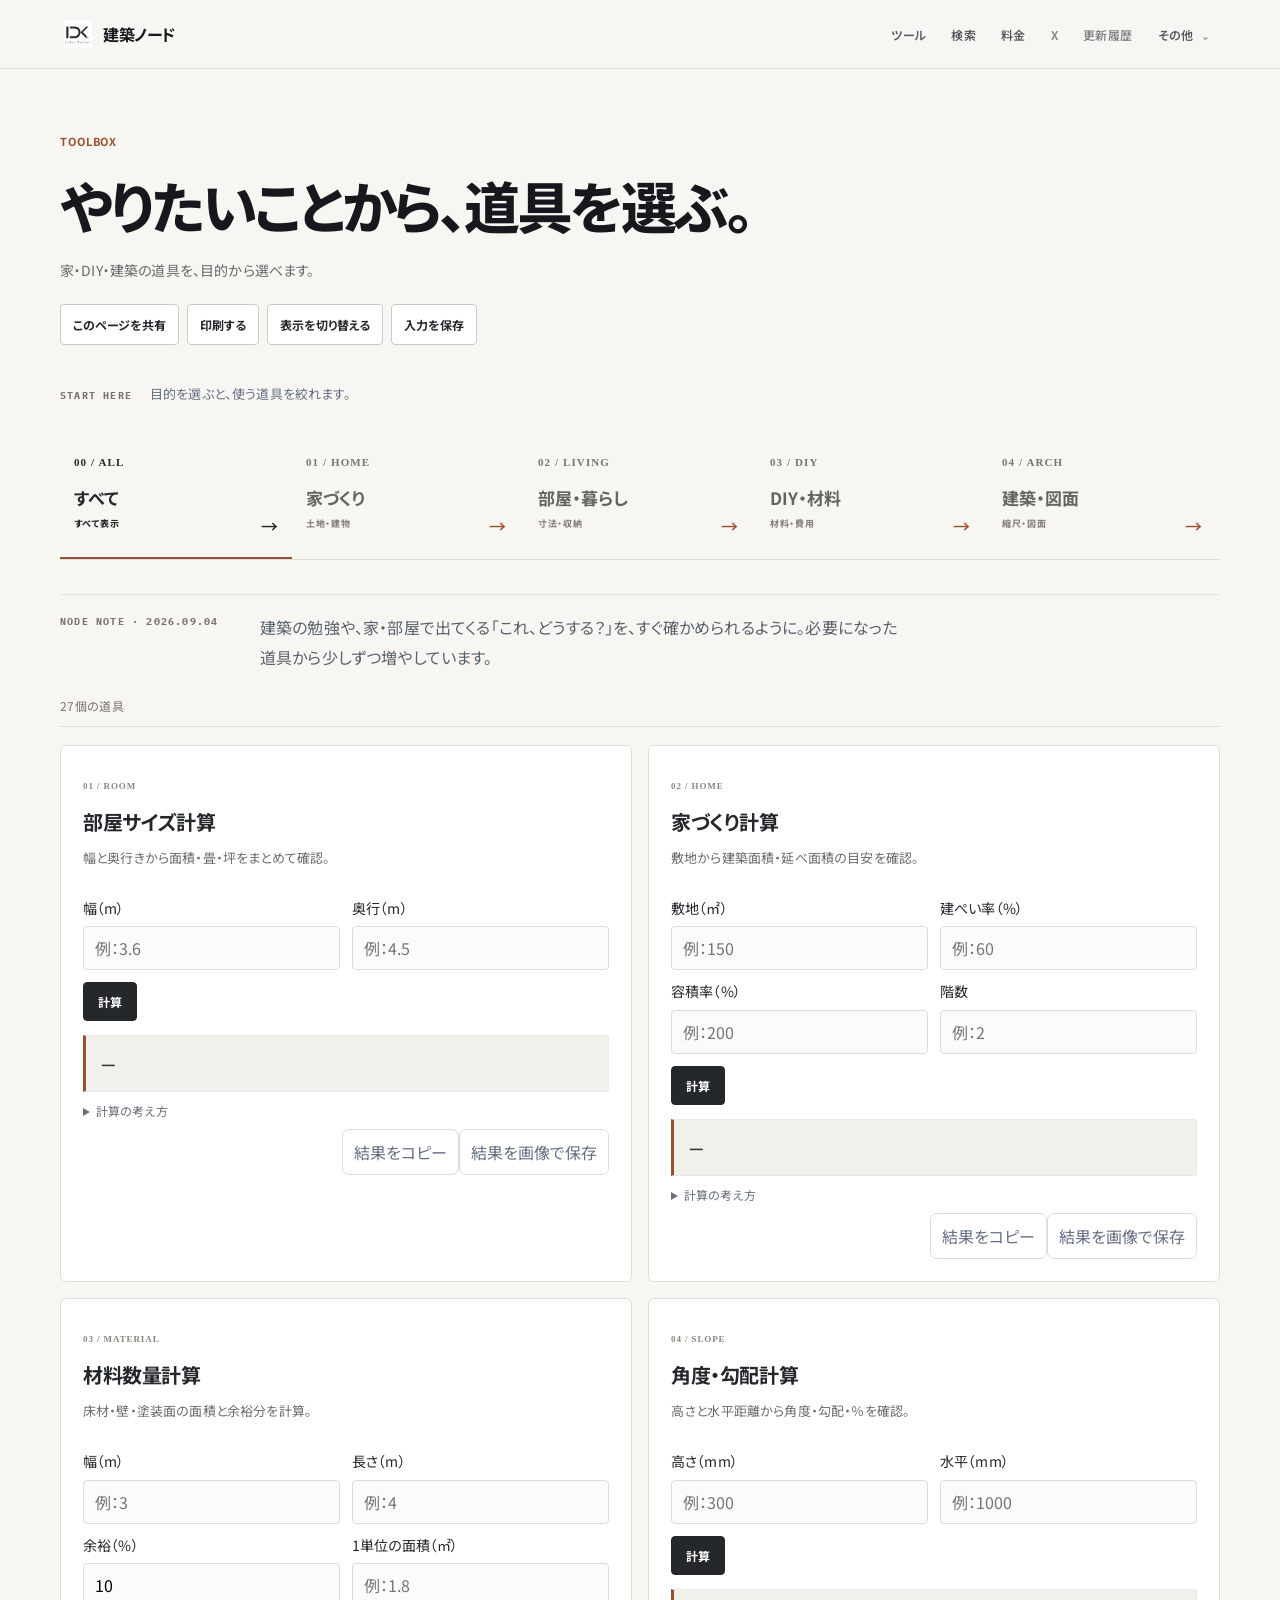
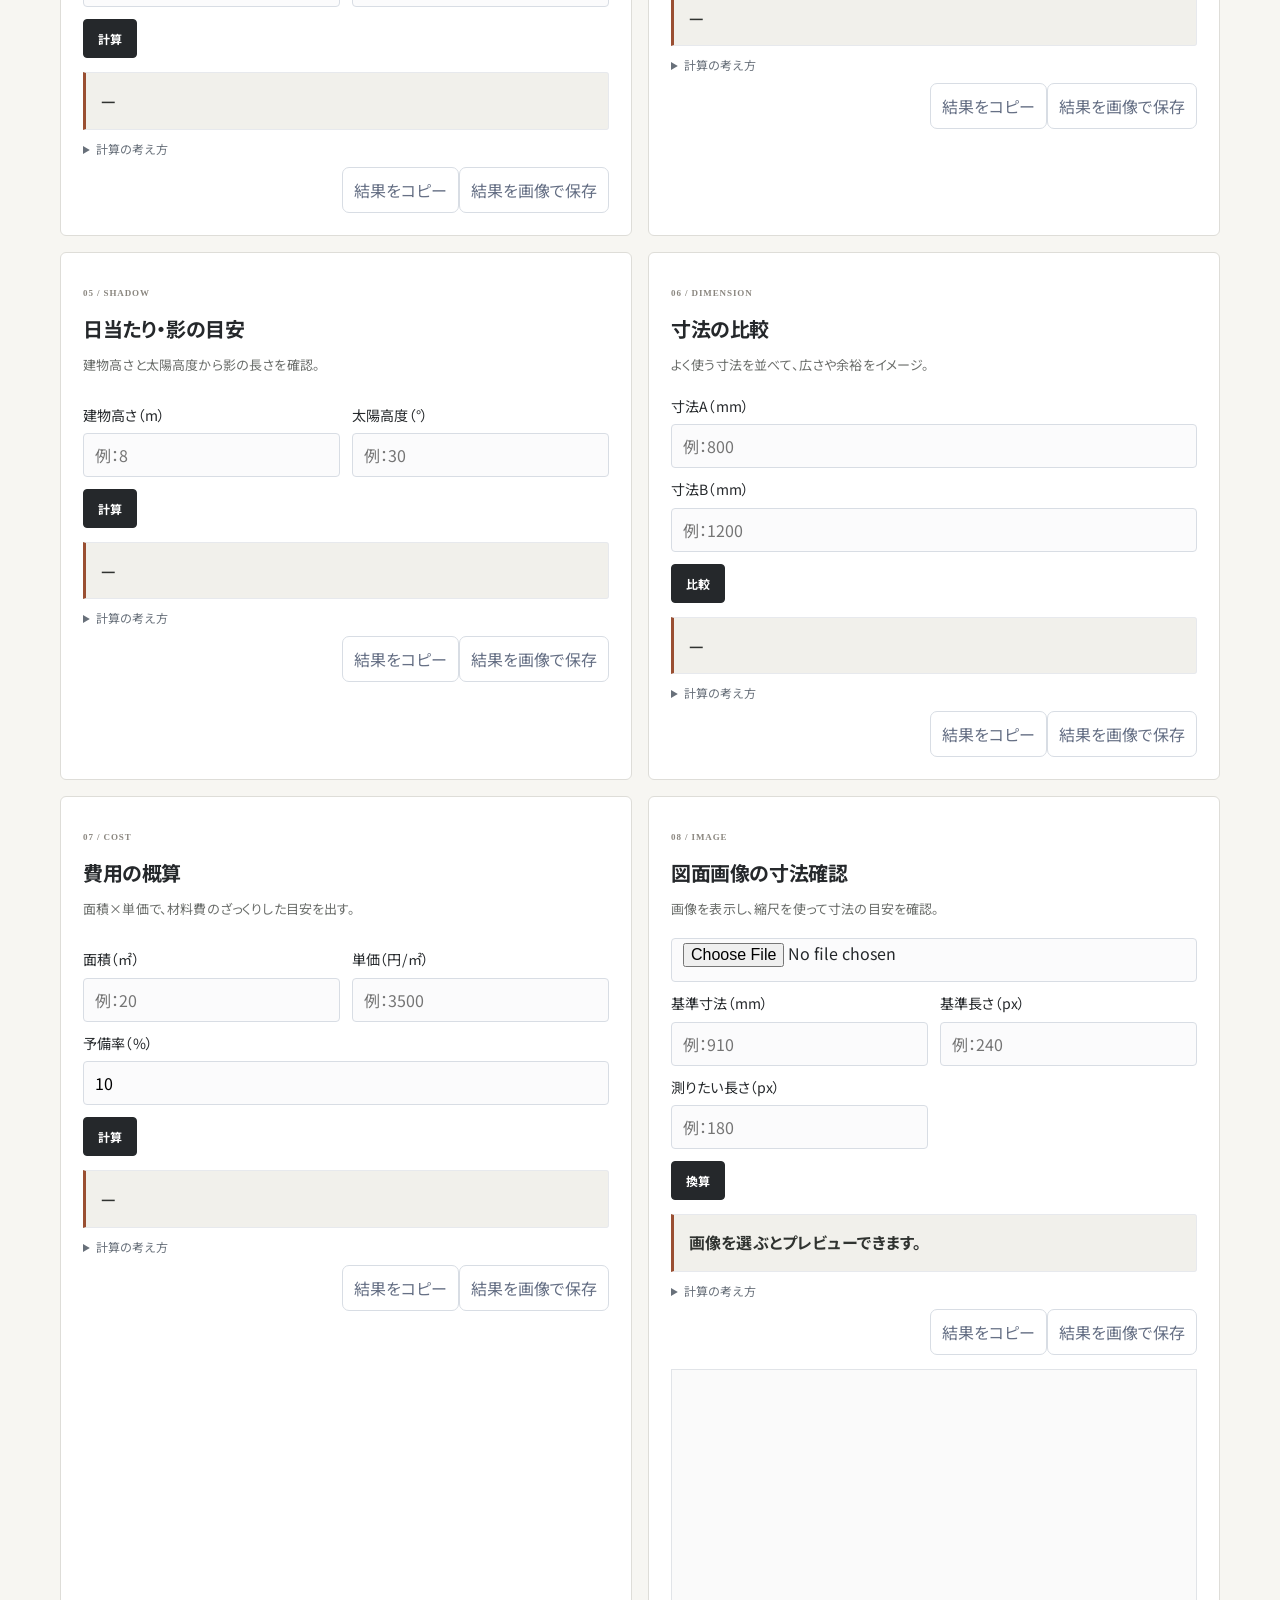
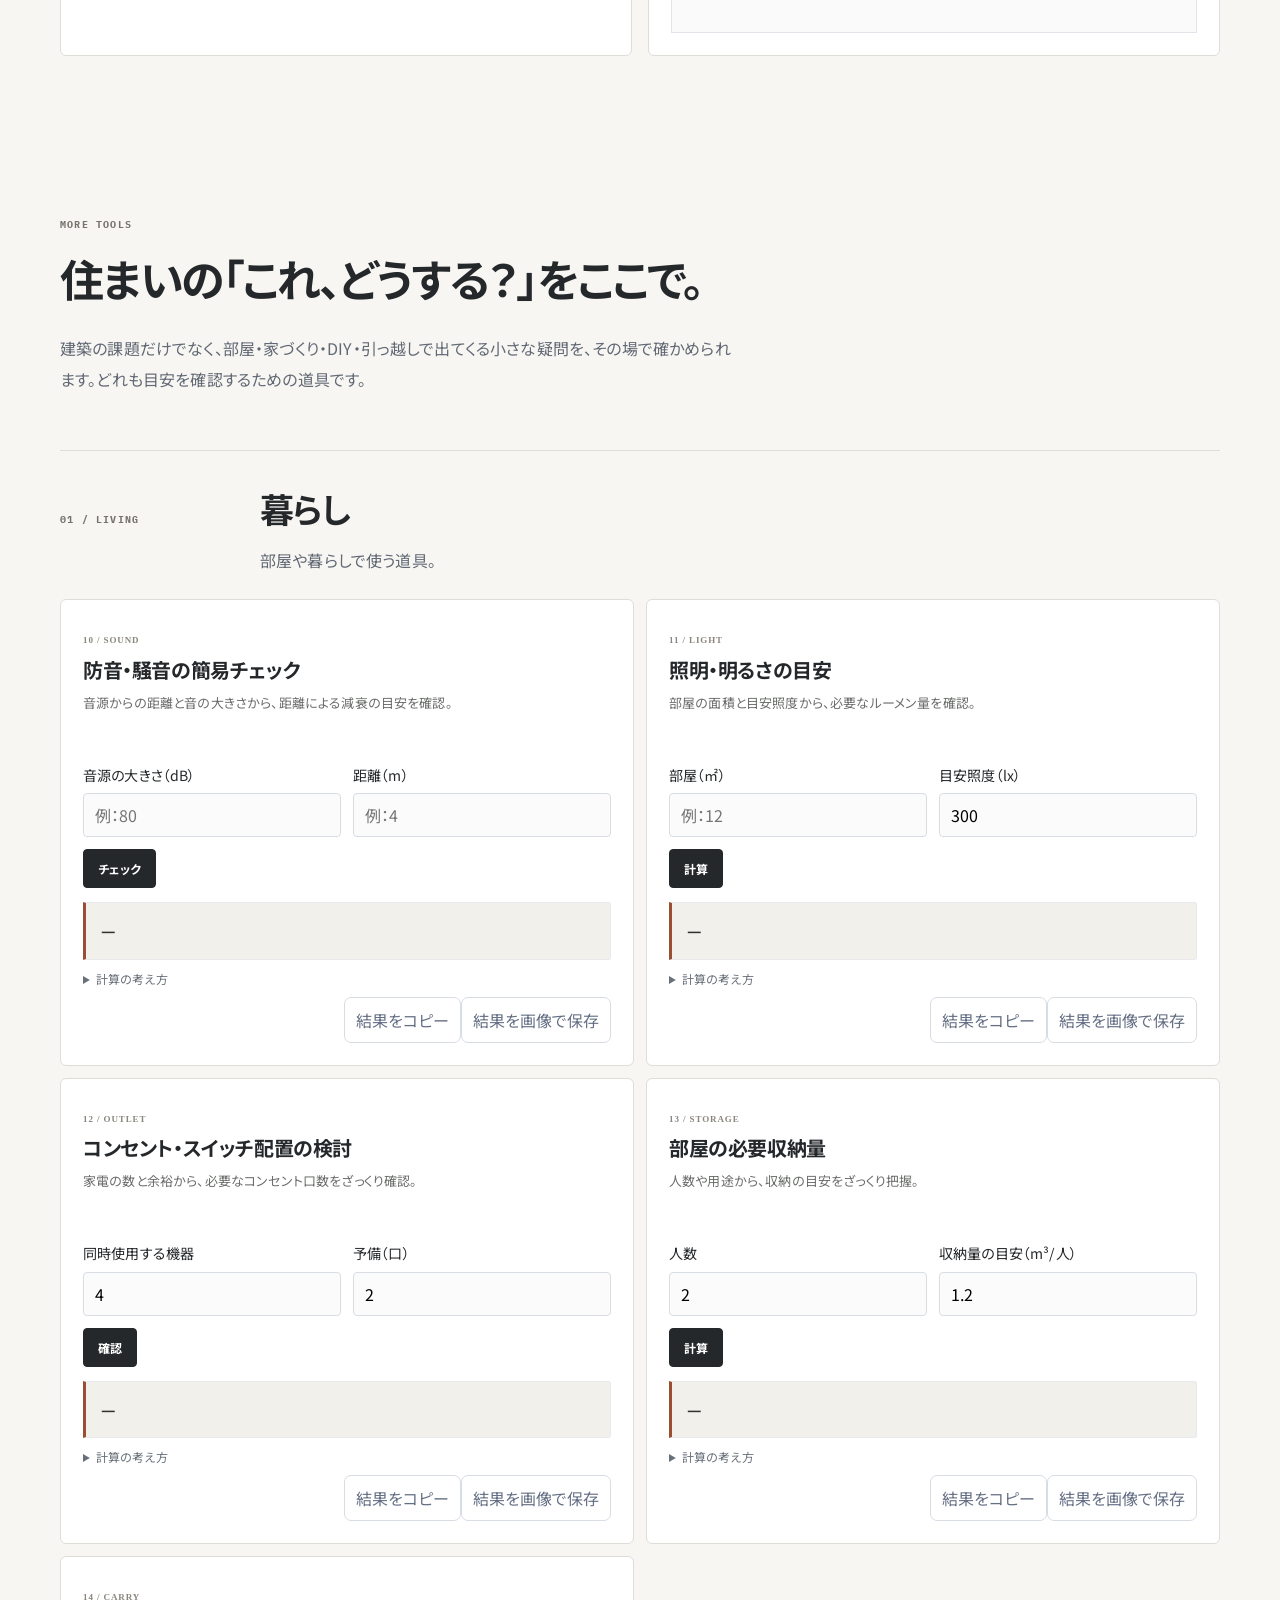
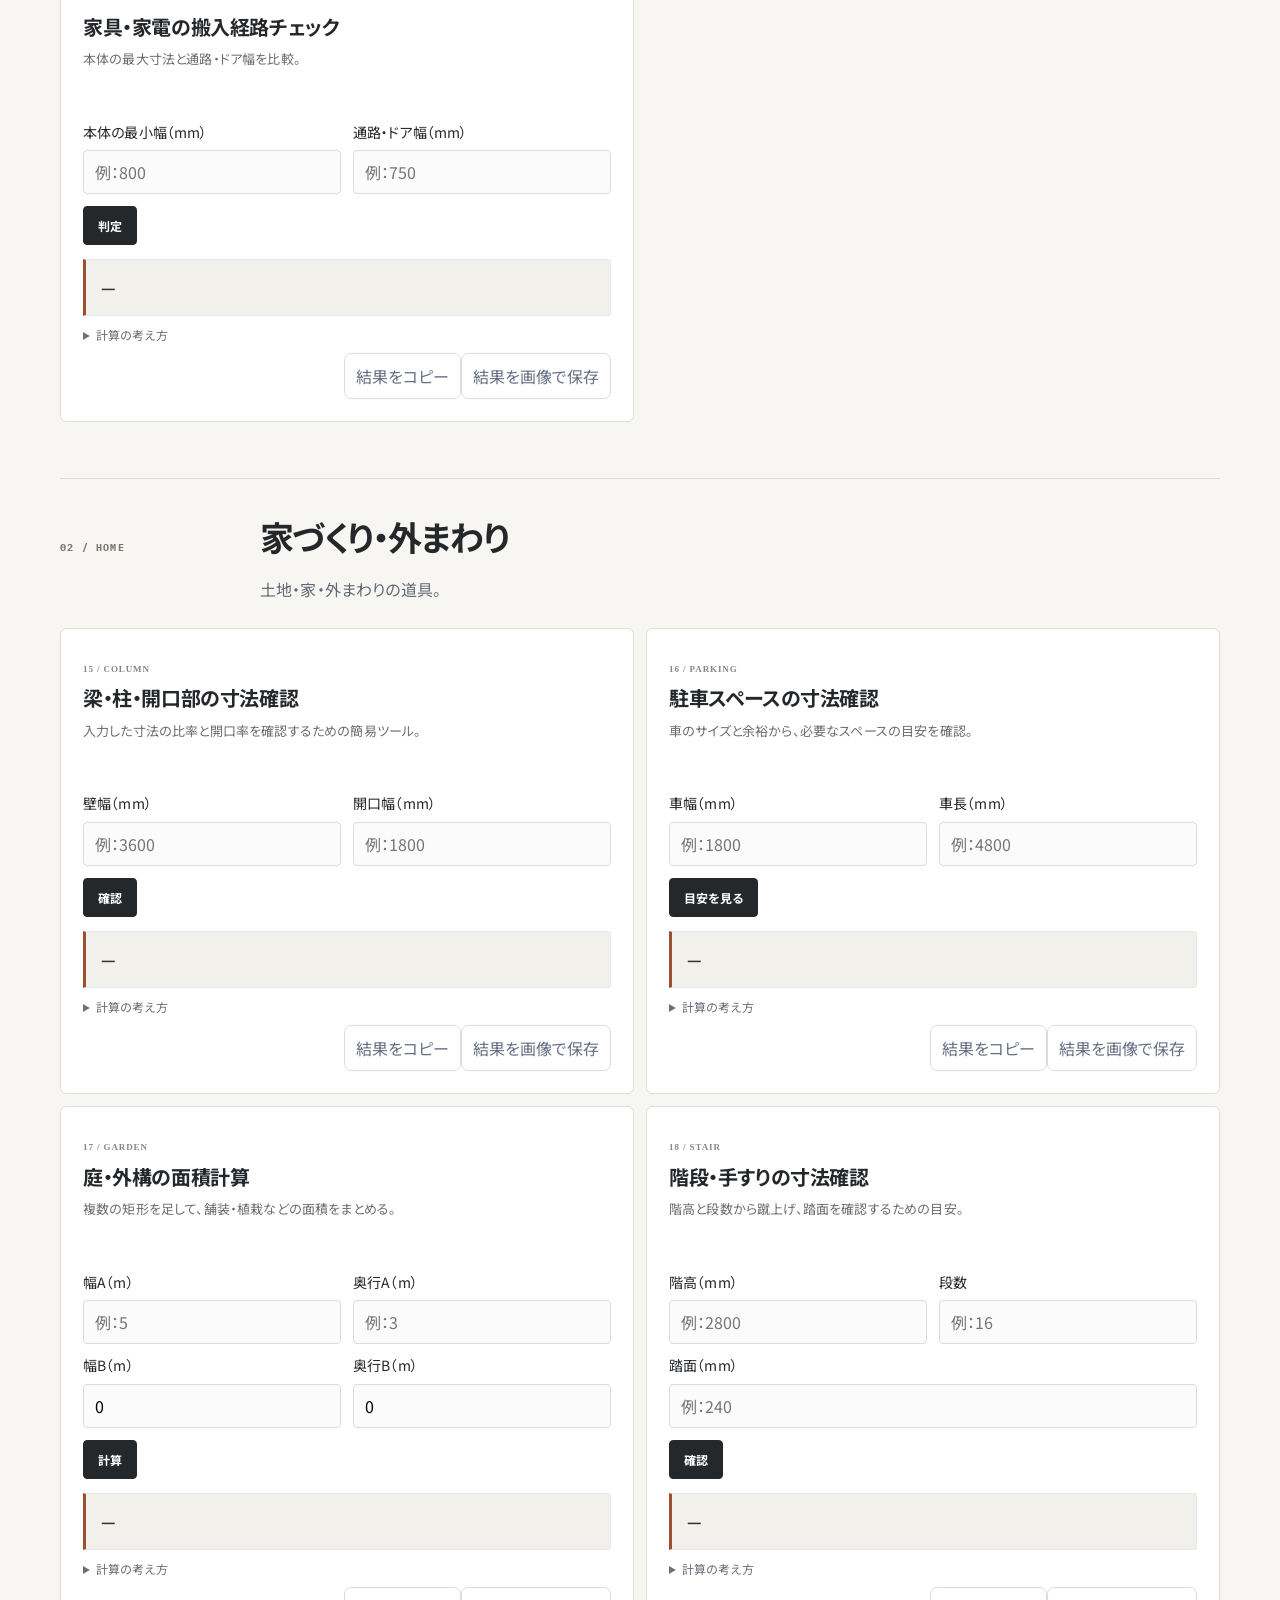
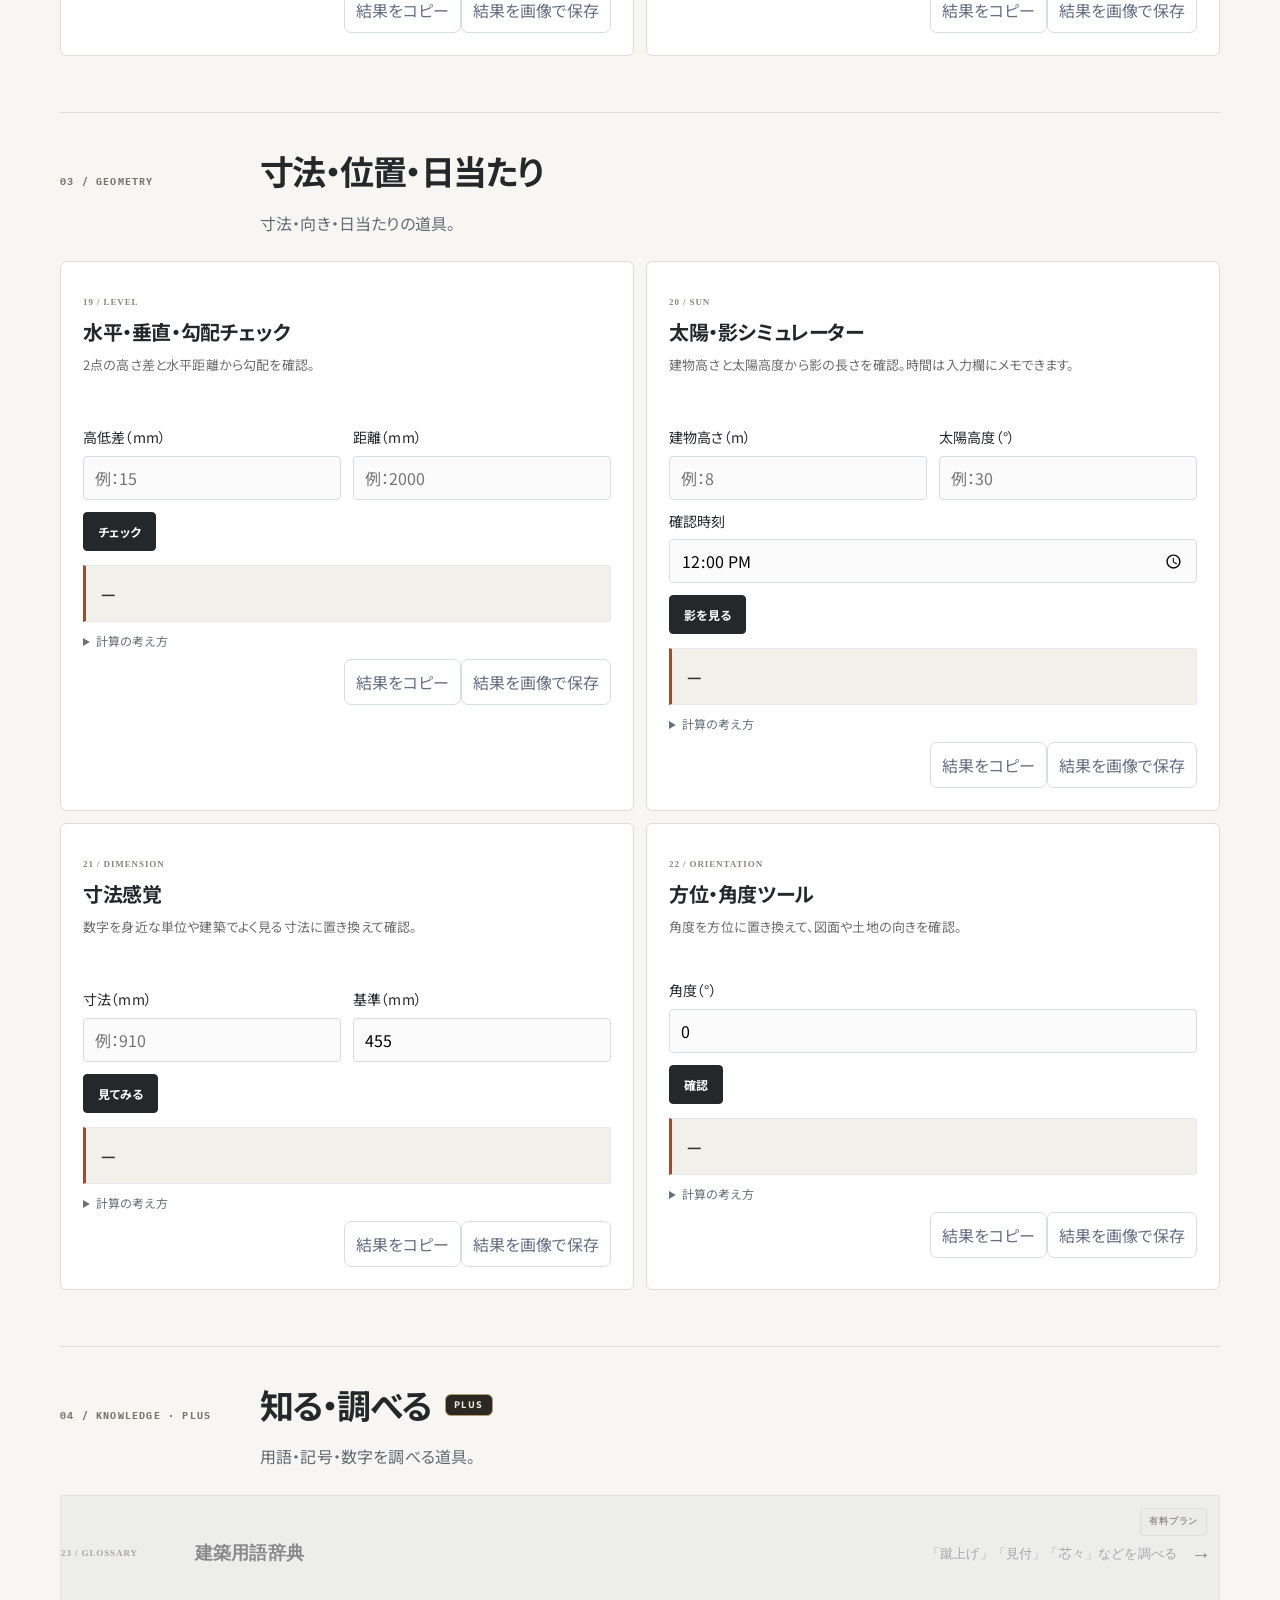
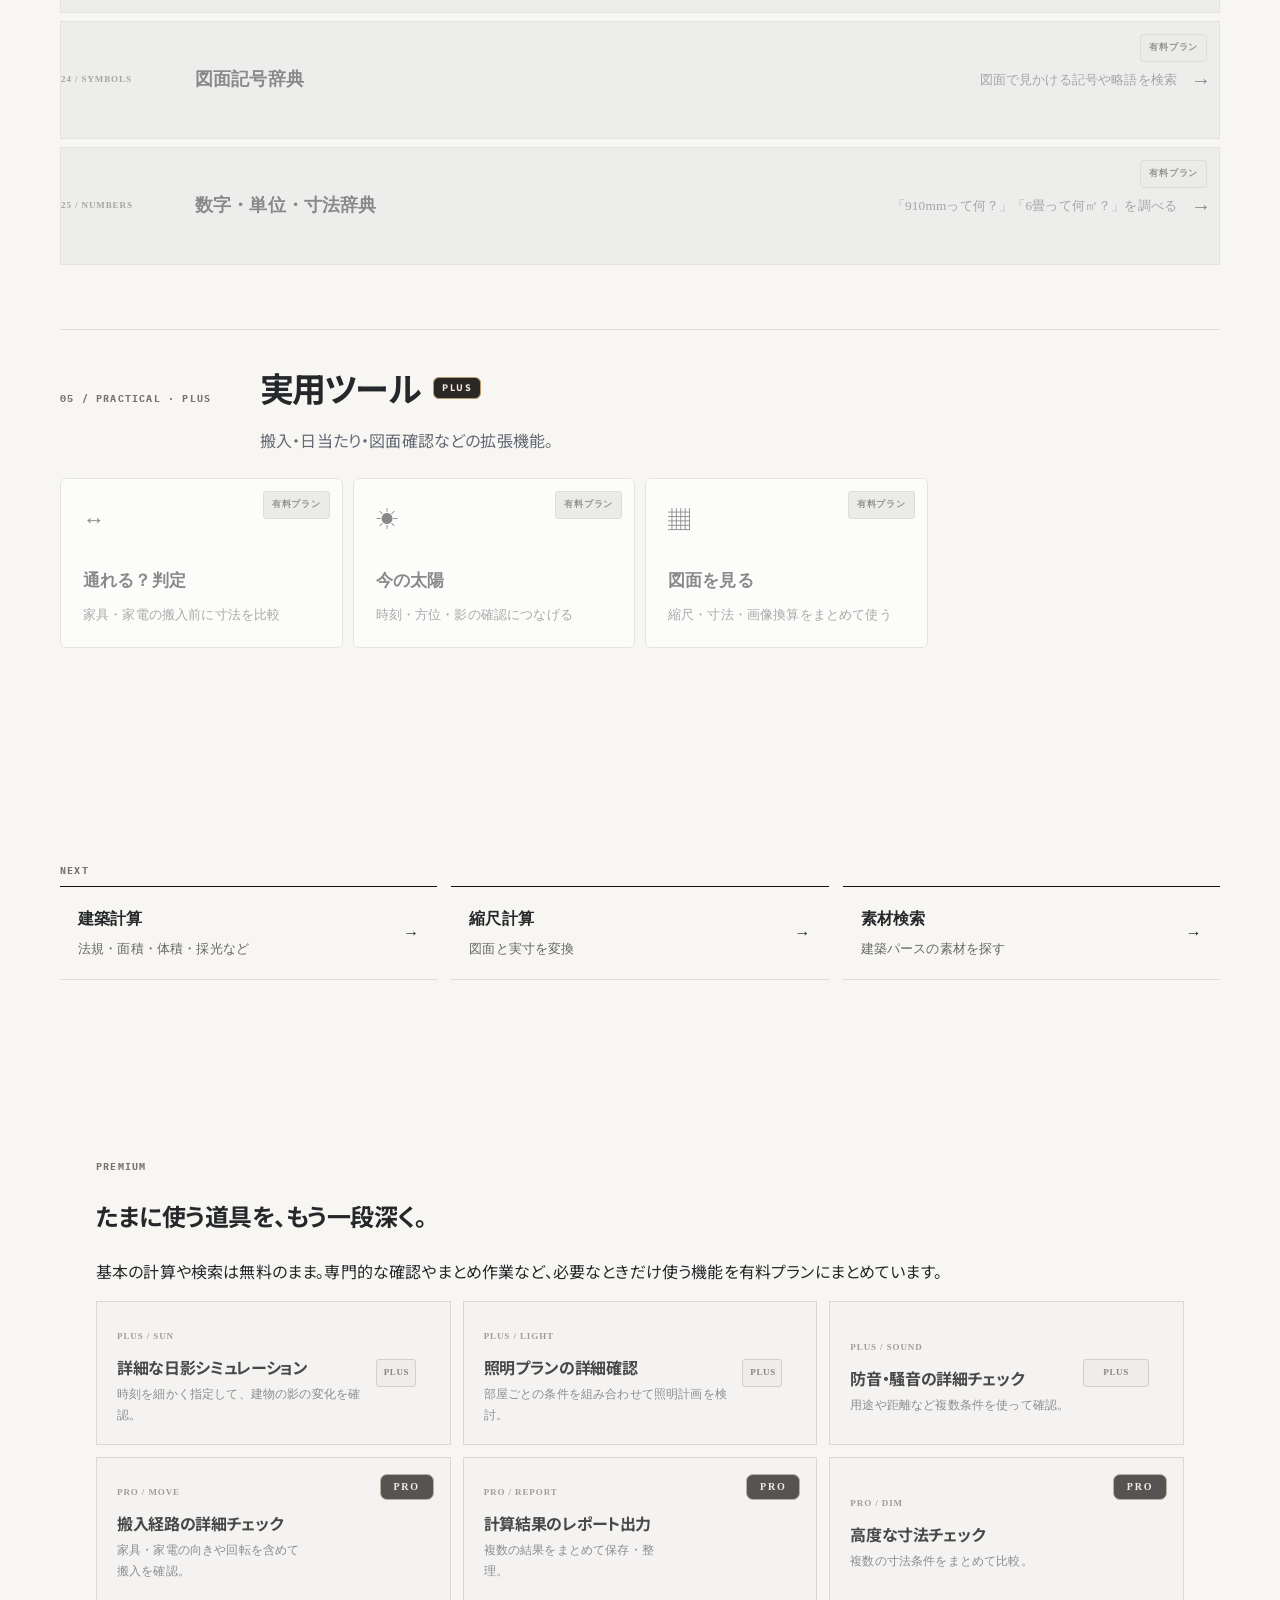
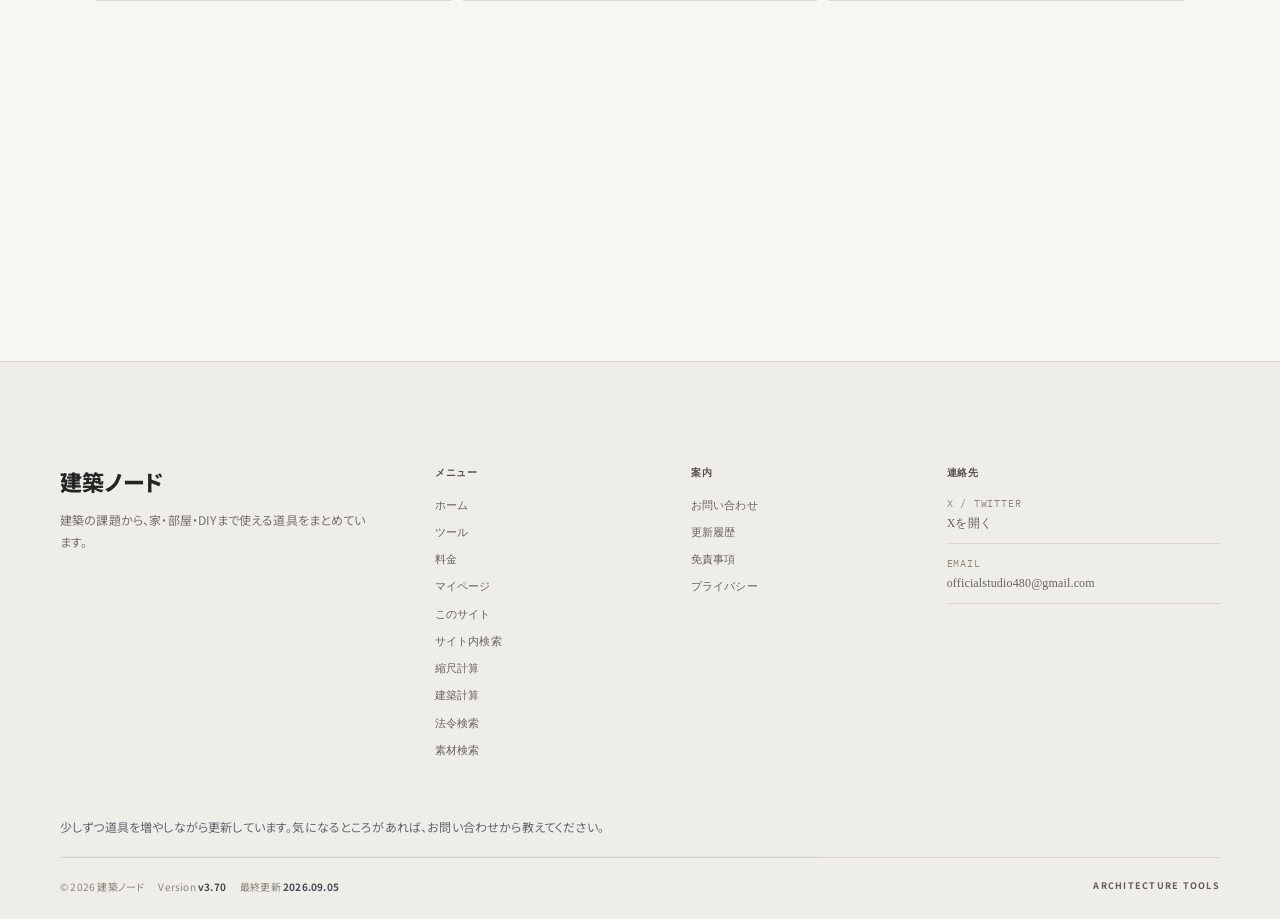
<file: tools.html>
<!doctype html>
<html lang="ja"><head>
<meta charset="UTF-8"><meta name="viewport" content="width=device-width,initial-scale=1">
  <meta name="description" content="家づくり、部屋、DIY、引っ越し、建築課題で使える便利ツールを目的別に整理。部屋サイズ、材料、勾配、影、寸法、費用などをその場で確認できます。">
  <meta name="robots" content="index, follow">
  <meta name="author" content="建築ノード">
  <link rel="canonical" href="tools.html">
  <meta property="og:type" content="website">
  <meta property="og:title" content="建築・住まいの便利ツール｜家づくり・DIY・寸法｜建築ノード">
  <meta property="og:description" content="家づくり、部屋、DIY、引っ越し、建築課題で使える便利ツールを目的別に整理。部屋サイズ、材料、勾配、影、寸法、費用などをその場で確認できます。">
  <meta property="og:site_name" content="建築ノード">
  <meta name="twitter:card" content="summary">
  <meta name="twitter:title" content="建築・住まいの便利ツール｜家づくり・DIY・寸法｜建築ノード">
  <meta name="twitter:description" content="家づくり、部屋、DIY、引っ越し、建築課題で使える便利ツールを目的別に整理。部屋サイズ、材料、勾配、影、寸法、費用などをその場で確認できます。">
  <meta name="theme-color" content="#f6f7f9">

<title>建築・住まいの便利ツール｜家づくり・DIY・寸法｜建築ノード</title>
<link rel="stylesheet" href="style.css">
<script type="application/ld+json">
{
  "@context": "https://schema.org",
  "@type": "WebPage",
  "name": "建築・住まいの便利ツール｜家づくり・DIY・寸法｜建築ノード",
  "description": "家づくり、部屋、DIY、引っ越し、建築課題で使える便利ツールを目的別に整理。部屋サイズ、材料、勾配、影、寸法、費用などをその場で確認できます。",
  "inLanguage": "ja"
}
  </script>
  <link rel="preconnect" href="https://fonts.googleapis.com">
  <link rel="preconnect" href="https://fonts.gstatic.com" crossorigin>
  <link href="https://fonts.googleapis.com/css2?family=IBM+Plex+Mono:wght@400;500;600&family=Manrope:wght@400;500;600;700;800&family=Noto+Sans+JP:wght@400;500;600;700;800&display=swap" rel="stylesheet">
</head><body>
<header class="site-header"><div class="container header-inner">
<a class="logo" href="index.html"><span class="logo-mark"><img src="IMG/logo.png" alt="建築ノード"></span><span>建築ノード</span></a>
<button class="menu-toggle" id="menuToggle" aria-label="メニュー" aria-expanded="false"><span></span><span></span><span></span></button>
    <nav class="main-nav" id="mainNav" aria-label="メインナビゲーション">
      <a href="tools.html">ツール</a>
      <a href="search.html">検索</a>
      <a href="plans.html">料金</a>
      <a class="header-x-link" href="https://x.com/idx_dsn_offic" target="_blank" rel="noopener noreferrer" aria-label="公式Xを開く">X</a>
      <a class="header-updates-link" href="updates.html" aria-label="更新履歴">更新履歴</a>
      <details class="nav-more">
        <summary>その他</summary>
        <div class="nav-more-panel">
          <a href="scale.html">縮尺計算</a>
          <a href="calculator.html">建築計算</a>
          <a href="law.html">法令検索</a>
          <a href="materials.html">素材検索</a>
          <a href="about.html">このサイト</a>
          <a href="contact.html">お問い合わせ</a>
          <a href="mypage.html">マイページ</a>
        </div>
      </details>
    </nav></div></header>
<main class="container page toolbox-page">
<div class="page-heading"><p class="eyebrow">TOOLBOX</p><h1>やりたいことから、道具を選ぶ。</h1><p>家・DIY・建築の道具を、目的から選べます。</p></div>
<div class="toolbox-purpose-intro"><span class="section-label">START HERE</span><p>目的を選ぶと、使う道具を絞れます。</p></div>
<div class="toolbox-purpose" role="tablist" aria-label="目的別ツール">
<button class="purpose-tab purpose-card active" data-purpose="all" aria-pressed="true"><span class="tool-number">00 / ALL</span><strong>すべて</strong><small>すべて表示</small><b>→</b></button><button class="purpose-tab purpose-card" data-purpose="home" aria-pressed="false"><span class="tool-number">01 / HOME</span><strong>家づくり</strong><small>土地・建物</small><b>→</b></button><button class="purpose-tab purpose-card" data-purpose="room" aria-pressed="false"><span class="tool-number">02 / LIVING</span><strong>部屋・暮らし</strong><small>寸法・収納</small><b>→</b></button><button class="purpose-tab purpose-card" data-purpose="diy" aria-pressed="false"><span class="tool-number">03 / DIY</span><strong>DIY・材料</strong><small>材料・費用</small><b>→</b></button><button class="purpose-tab purpose-card" data-purpose="arch" aria-pressed="false"><span class="tool-number">04 / ARCH</span><strong>建築・図面</strong><small>縮尺・図面</small><b>→</b></button>
</div>
<div class="maker-note"><span class="section-label">NODE NOTE · 2026.09.04</span><p>建築の勉強や、家・部屋で出てくる「これ、どうする？」を、すぐ確かめられるように。必要になった道具から少しずつ増やしています。</p></div>
<p class="toolbox-filter-count" id="toolboxFilterCount" aria-live="polite"></p>
<section class="toolbox-grid" id="toolboxGrid">
<article class="feature-tool" data-purpose="room home"><span class="tool-number">01 / ROOM</span><h2>部屋サイズ計算</h2><p>幅と奥行きから面積・畳・坪をまとめて確認。</p><div class="mini-calc"><div class="two"><div><label for="roomW">幅（m）</label><input id="roomW" type="number" step="any" placeholder="例：3.6"></div><div><label for="roomD">奥行（m）</label><input id="roomD" type="number" step="any" placeholder="例：4.5"></div></div><button class="button" id="roomCalcBtn">計算</button><div class="result" id="roomResult">—</div></div></article>
<article class="feature-tool" data-purpose="home arch"><span class="tool-number">02 / HOME</span><h2>家づくり計算</h2><p>敷地から建築面積・延べ面積の目安を確認。</p><div class="mini-calc"><div class="two"><div><label for="homeSite">敷地（㎡）</label><input id="homeSite" type="number" step="any" placeholder="例：150"></div><div><label for="homeB">建ぺい率（%）</label><input id="homeB" type="number" step="any" placeholder="例：60"></div></div><div class="two"><div><label for="homeF">容積率（%）</label><input id="homeF" type="number" step="any" placeholder="例：200"></div><div><label for="homeFloors">階数</label><input id="homeFloors" type="number" step="1" min="1" placeholder="例：2"></div></div><button class="button" id="homeCalcBtn">計算</button><div class="result" id="homeResult">—</div></div></article>
<article class="feature-tool" data-purpose="diy room"><span class="tool-number">03 / MATERIAL</span><h2>材料数量計算</h2><p>床材・壁・塗装面の面積と余裕分を計算。</p><div class="mini-calc"><div class="two"><div><label for="matW">幅（m）</label><input id="matW" type="number" step="any" placeholder="例：3"></div><div><label for="matD">長さ（m）</label><input id="matD" type="number" step="any" placeholder="例：4"></div></div><div class="two"><div><label for="matWaste">余裕（%）</label><input id="matWaste" type="number" step="any" value="10"></div><div><label for="matUnit">1単位の面積（㎡）</label><input id="matUnit" type="number" step="any" placeholder="例：1.8"></div></div><button class="button" id="matCalcBtn">計算</button><div class="result" id="matResult">—</div></div></article>
<article class="feature-tool" data-purpose="diy arch"><span class="tool-number">04 / SLOPE</span><h2>角度・勾配計算</h2><p>高さと水平距離から角度・勾配・％を確認。</p><div class="mini-calc"><div class="two"><div><label for="slopeRise">高さ（mm）</label><input id="slopeRise" type="number" step="any" placeholder="例：300"></div><div><label for="slopeRun">水平（mm）</label><input id="slopeRun" type="number" step="any" placeholder="例：1000"></div></div><button class="button" id="slopeCalcBtn">計算</button><div class="result" id="slopeResult">—</div></div></article>
<article class="feature-tool" data-purpose="home room"><span class="tool-number">05 / SHADOW</span><h2>日当たり・影の目安</h2><p>建物高さと太陽高度から影の長さを確認。</p><div class="mini-calc"><div class="two"><div><label for="sunH">建物高さ（m）</label><input id="sunH" type="number" step="any" placeholder="例：8"></div><div><label for="sunA">太陽高度（°）</label><input id="sunA" type="number" step="any" placeholder="例：30"></div></div><button class="button" id="sunCalcBtn">計算</button><div class="result" id="sunResult">—</div></div></article>
<article class="feature-tool" data-purpose="room arch"><span class="tool-number">06 / DIMENSION</span><h2>寸法の比較</h2><p>よく使う寸法を並べて、広さや余裕をイメージ。</p><div class="dimension-compare"><label for="dimA">寸法A（mm）</label><input id="dimA" type="number" placeholder="例：800"><label for="dimB">寸法B（mm）</label><input id="dimB" type="number" placeholder="例：1200"><button class="button" id="dimCompareBtn">比較</button><div class="result" id="dimCompareResult">—</div></div></article>
<article class="feature-tool" data-purpose="home diy"><span class="tool-number">07 / COST</span><h2>費用の概算</h2><p>面積×単価で、材料費のざっくりした目安を出す。</p><div class="mini-calc"><div class="two"><div><label for="costArea">面積（㎡）</label><input id="costArea" type="number" step="any" placeholder="例：20"></div><div><label for="costUnit">単価（円/㎡）</label><input id="costUnit" type="number" step="any" placeholder="例：3500"></div></div><div><label for="costWaste">予備率（%）</label><input id="costWaste" type="number" step="any" value="10"></div><button class="button" id="costCalcBtn">計算</button><div class="result" id="costResult">—</div></div></article>
<article class="feature-tool" data-purpose="arch room"><span class="tool-number">08 / IMAGE</span><h2>図面画像の寸法確認</h2><p>画像を表示し、縮尺を使って寸法の目安を確認。</p><div class="image-measure"><input id="measureImage" type="file" accept="image/*"><div class="two"><div><label for="measureKnown">基準寸法（mm）</label><input id="measureKnown" type="number" placeholder="例：910"></div><div><label for="measurePixels">基準長さ（px）</label><input id="measurePixels" type="number" placeholder="例：240"></div></div><div class="two"><div><label for="measureTarget">測りたい長さ（px）</label><input id="measureTarget" type="number" placeholder="例：180"></div><div></div></div><button class="button" id="measureCalcBtn">換算</button><div class="result" id="measureResult">画像を選ぶとプレビューできます。</div><canvas id="measureCanvas" class="measure-canvas" aria-label="図面上の距離計測"></canvas><img id="measurePreview" class="measure-preview" alt="図面プレビュー" hidden></div></article>
</section>

<section class="section node-tool-suite" id="more-tools">
  <div class="section-intro">
    <p class="section-label">MORE TOOLS</p>
    <h2>住まいの「これ、どうする？」をここで。</h2>
    <p>建築の課題だけでなく、部屋・家づくり・DIY・引っ越しで出てくる小さな疑問を、その場で確かめられます。どれも目安を確認するための道具です。</p>
  </div>

  <div class="node-tool-category">
    <div class="category-head"><span class="section-label">01 / LIVING</span><h3>暮らし</h3><p>部屋や暮らしで使う道具。</p></div>
    <div class="tool-grid tool-grid-extended">
      <article class="feature-tool node-mini-tool" data-purpose="room"><span class="tool-number">10 / SOUND</span><h2>防音・騒音の簡易チェック</h2><p>音源からの距離と音の大きさから、距離による減衰の目安を確認。</p><div class="mini-calc"><div class="two"><div><label>音源の大きさ（dB）</label><input id="soundDb" type="number" placeholder="例：80"></div><div><label>距離（m）</label><input id="soundDistance" type="number" step="any" placeholder="例：4"></div></div><button class="button" id="soundCalcBtn">チェック</button><div class="result" id="soundResult">—</div></div></article>
      <article class="feature-tool node-mini-tool" data-purpose="room home"><span class="tool-number">11 / LIGHT</span><h2>照明・明るさの目安</h2><p>部屋の面積と目安照度から、必要なルーメン量を確認。</p><div class="mini-calc"><div class="two"><div><label>部屋（㎡）</label><input id="lightArea" type="number" placeholder="例：12"></div><div><label>目安照度（lx）</label><input id="lightLux" type="number" placeholder="例：300" value="300"></div></div><button class="button" id="lightCalcBtn">計算</button><div class="result" id="lightResult">—</div></div></article>
      <article class="feature-tool node-mini-tool" data-purpose="room home"><span class="tool-number">12 / OUTLET</span><h2>コンセント・スイッチ配置の検討</h2><p>家電の数と余裕から、必要なコンセント口数をざっくり確認。</p><div class="mini-calc"><div class="two"><div><label>同時使用する機器</label><input id="outletDevices" type="number" value="4"></div><div><label>予備（口）</label><input id="outletReserve" type="number" value="2"></div></div><button class="button" id="outletCalcBtn">確認</button><div class="result" id="outletResult">—</div></div></article>
      <article class="feature-tool node-mini-tool" data-purpose="room home"><span class="tool-number">13 / STORAGE</span><h2>部屋の必要収納量</h2><p>人数や用途から、収納の目安をざっくり把握。</p><div class="mini-calc"><div class="two"><div><label>人数</label><input id="storagePeople" type="number" value="2"></div><div><label>収納量の目安（m³/人）</label><input id="storagePer" type="number" step="any" value="1.2"></div></div><button class="button" id="storageCalcBtn">計算</button><div class="result" id="storageResult">—</div></div></article>
      <article class="feature-tool node-mini-tool" data-purpose="room home diy"><span class="tool-number">14 / CARRY</span><h2>家具・家電の搬入経路チェック</h2><p>本体の最大寸法と通路・ドア幅を比較。</p><div class="mini-calc"><div class="two"><div><label>本体の最小幅（mm）</label><input id="carryItem" type="number" placeholder="例：800"></div><div><label>通路・ドア幅（mm）</label><input id="carryRoute" type="number" placeholder="例：750"></div></div><button class="button" id="carryCalcBtn">判定</button><div class="result" id="carryResult">—</div></div></article>
    </div>
  </div>

  <div class="node-tool-category">
    <div class="category-head"><span class="section-label">02 / HOME</span><h3>家づくり・外まわり</h3><p>土地・家・外まわりの道具。</p></div>
    <div class="tool-grid tool-grid-extended">
      <article class="feature-tool node-mini-tool" data-purpose="home arch"><span class="tool-number">15 / COLUMN</span><h2>梁・柱・開口部の寸法確認</h2><p>入力した寸法の比率と開口率を確認するための簡易ツール。</p><div class="mini-calc"><div class="two"><div><label>壁幅（mm）</label><input id="openWall" type="number" placeholder="例：3600"></div><div><label>開口幅（mm）</label><input id="openWidth" type="number" placeholder="例：1800"></div></div><button class="button" id="openCalcBtn">確認</button><div class="result" id="openResult">—</div></div></article>
      <article class="feature-tool node-mini-tool" data-purpose="home"><span class="tool-number">16 / PARKING</span><h2>駐車スペースの寸法確認</h2><p>車のサイズと余裕から、必要なスペースの目安を確認。</p><div class="mini-calc"><div class="two"><div><label>車幅（mm）</label><input id="parkW" type="number" placeholder="例：1800"></div><div><label>車長（mm）</label><input id="parkL" type="number" placeholder="例：4800"></div></div><button class="button" id="parkCalcBtn">目安を見る</button><div class="result" id="parkResult">—</div></div></article>
      <article class="feature-tool node-mini-tool" data-purpose="home diy"><span class="tool-number">17 / GARDEN</span><h2>庭・外構の面積計算</h2><p>複数の矩形を足して、舗装・植栽などの面積をまとめる。</p><div class="mini-calc"><div class="two"><div><label>幅A（m）</label><input id="gardenWA" type="number" step="any" placeholder="例：5"></div><div><label>奥行A（m）</label><input id="gardenDA" type="number" step="any" placeholder="例：3"></div></div><div class="two"><div><label>幅B（m）</label><input id="gardenWB" type="number" step="any" value="0"></div><div><label>奥行B（m）</label><input id="gardenDB" type="number" step="any" value="0"></div></div><button class="button" id="gardenCalcBtn">計算</button><div class="result" id="gardenResult">—</div></div></article>
      <article class="feature-tool node-mini-tool" data-purpose="arch home"><span class="tool-number">18 / STAIR</span><h2>階段・手すりの寸法確認</h2><p>階高と段数から蹴上げ、踏面を確認するための目安。</p><div class="mini-calc"><div class="two"><div><label>階高（mm）</label><input id="stairH" type="number" placeholder="例：2800"></div><div><label>段数</label><input id="stairN" type="number" placeholder="例：16"></div></div><div><label>踏面（mm）</label><input id="stairT" type="number" placeholder="例：240"></div><button class="button" id="stairCalcBtn">確認</button><div class="result" id="stairResult">—</div></div></article>
    </div>
  </div>

  <div class="node-tool-category">
    <div class="category-head"><span class="section-label">03 / GEOMETRY</span><h3>寸法・位置・日当たり</h3><p>寸法・向き・日当たりの道具。</p></div>
    <div class="tool-grid tool-grid-extended">
      <article class="feature-tool node-mini-tool" data-purpose="arch diy"><span class="tool-number">19 / LEVEL</span><h2>水平・垂直・勾配チェック</h2><p>2点の高さ差と水平距離から勾配を確認。</p><div class="mini-calc"><div class="two"><div><label>高低差（mm）</label><input id="levelRise" type="number" placeholder="例：15"></div><div><label>距離（mm）</label><input id="levelRun" type="number" placeholder="例：2000"></div></div><button class="button" id="levelCalcBtn">チェック</button><div class="result" id="levelResult">—</div></div></article>
      <article class="feature-tool node-mini-tool" data-purpose="home room"><span class="tool-number">20 / SUN</span><h2>太陽・影シミュレーター</h2><p>建物高さと太陽高度から影の長さを確認。時間は入力欄にメモできます。</p><div class="mini-calc"><div class="two"><div><label>建物高さ（m）</label><input id="sun2H" type="number" step="any" placeholder="例：8"></div><div><label>太陽高度（°）</label><input id="sun2A" type="number" step="any" placeholder="例：30"></div></div><div><label>確認時刻</label><input id="sun2Time" type="time" value="12:00"></div><button class="button" id="sun2CalcBtn">影を見る</button><div class="result" id="sun2Result">—</div></div></article>
      <article class="feature-tool node-mini-tool" data-purpose="room arch diy"><span class="tool-number">21 / DIMENSION</span><h2>寸法感覚</h2><p>数字を身近な単位や建築でよく見る寸法に置き換えて確認。</p><div class="mini-calc"><div class="two"><div><label>寸法（mm）</label><input id="feelMm" type="number" placeholder="例：910"></div><div><label>基準（mm）</label><input id="feelBase" type="number" value="455"></div></div><button class="button" id="feelCalcBtn">見てみる</button><div class="result" id="feelResult">—</div></div></article>
      <article class="feature-tool node-mini-tool" data-purpose="home arch"><span class="tool-number">22 / ORIENTATION</span><h2>方位・角度ツール</h2><p>角度を方位に置き換えて、図面や土地の向きを確認。</p><div class="mini-calc"><div><label>角度（°）</label><input id="azimuth" type="number" value="0"></div><button class="button" id="azimuthCalcBtn">確認</button><div class="result" id="azimuthResult">—</div></div></article>
    </div>
  </div>

  <div class="node-tool-category">
    <div class="category-head premium-section-head"><span class="section-label">04 / KNOWLEDGE · PLUS</span><h3>知る・調べる <span class="premium-inline-badge">PLUS</span></h3><p>用語・記号・数字を調べる道具。</p></div>
    <div class="knowledge-links premium-locked-grid">
      <a class="premium-locked-item" href="plans.html" data-purpose="arch"><span class="tool-number">23 / GLOSSARY</span><strong>建築用語辞典</strong><small>「蹴上げ」「見付」「芯々」などを調べる</small><b>→</b></a>
      <a class="premium-locked-item" href="plans.html" data-purpose="arch"><span class="tool-number">24 / SYMBOLS</span><strong>図面記号辞典</strong><small>図面で見かける記号や略語を検索</small><b>→</b></a>
      <a class="premium-locked-item" href="plans.html" data-purpose="room arch"><span class="tool-number">25 / NUMBERS</span><strong>数字・単位・寸法辞典</strong><small>「910mmって何？」「6畳って何㎡？」を調べる</small><b>→</b></a>
    </div>
  </div>

  <div class="node-tool-category">
    <div class="category-head premium-section-head"><span class="section-label">05 / PRACTICAL · PLUS</span><h3>実用ツール <span class="premium-inline-badge">PLUS</span></h3><p>搬入・日当たり・図面確認などの拡張機能。</p></div>
    <div class="practical-grid premium-locked-grid">
      <a href="plans.html" class="practical-card premium-locked-item" data-purpose="room home"><span>↔</span><strong>通れる？判定</strong><small>家具・家電の搬入前に寸法を比較</small></a>
      <a href="plans.html" class="practical-card premium-locked-item" data-purpose="home room"><span>☀</span><strong>今の太陽</strong><small>時刻・方位・影の確認につなげる</small></a>
      <a href="plans.html" class="practical-card premium-locked-item" data-purpose="arch room"><span>▦</span><strong>図面を見る</strong><small>縮尺・寸法・画像換算をまとめて使う</small></a>
    </div>
  </div>
</section>

</section>
<section class="section toolbox-links"><p class="section-label">NEXT</p><div class="next-links"><a href="calculator.html"><span>建築計算</span><small>法規・面積・体積・採光など</small><b>→</b></a><a href="scale.html"><span>縮尺計算</span><small>図面と実寸を変換</small><b>→</b></a><a href="materials.html"><span>素材検索</span><small>建築パースの素材を探す</small><b>→</b></a></div><section class="section premium premium-locked-section" id="premium-tools"><div class="container">
<div class="section-heading"><p class="section-label">PREMIUM</p><h2>たまに使う道具を、もう一段深く。</h2><p>基本の計算や検索は無料のまま。専門的な確認やまとめ作業など、必要なときだけ使う機能を有料プランにまとめています。</p></div>
<div class="locked-tool-grid">
<a class="locked-tool premium-gray" data-purpose="home room" href="plans.html#premium-preview"><span class="lock-icon" aria-hidden="true"></span><div><span class="tool-number">PLUS / SUN</span><h3>詳細な日影シミュレーション</h3><p>時刻を細かく指定して、建物の影の変化を確認。</p></div><span class="lock-plan">PLUS</span></a>
<a class="locked-tool premium-gray" data-purpose="room home" href="plans.html#premium-preview"><span class="lock-icon" aria-hidden="true"></span><div><span class="tool-number">PLUS / LIGHT</span><h3>照明プランの詳細確認</h3><p>部屋ごとの条件を組み合わせて照明計画を検討。</p></div><span class="lock-plan">PLUS</span></a>
<a class="locked-tool premium-gray" data-purpose="room home" href="plans.html#premium-preview"><span class="lock-icon" aria-hidden="true"></span><div><span class="tool-number">PLUS / SOUND</span><h3>防音・騒音の詳細チェック</h3><p>用途や距離など複数条件を使って確認。</p></div><span class="lock-plan">PLUS</span></a>
<a class="locked-tool premium-gray pro" data-purpose="room home" href="plans.html#premium-preview"><span class="lock-icon" aria-hidden="true"></span><div><span class="tool-number">PRO / MOVE</span><h3>搬入経路の詳細チェック</h3><p>家具・家電の向きや回転を含めて搬入を確認。</p></div><span class="lock-plan">PRO</span></a>
<a class="locked-tool premium-gray pro" data-purpose="arch room diy" href="plans.html#premium-preview"><span class="lock-icon" aria-hidden="true"></span><div><span class="tool-number">PRO / REPORT</span><h3>計算結果のレポート出力</h3><p>複数の結果をまとめて保存・整理。</p></div><span class="lock-plan">PRO</span></a>
<a class="locked-tool premium-gray pro" data-purpose="arch room" href="plans.html#premium-preview"><span class="lock-icon" aria-hidden="true"></span><div><span class="tool-number">PRO / DIM</span><h3>高度な寸法チェック</h3><p>複数の寸法条件をまとめて比較。</p></div><span class="lock-plan">PRO</span></a>
</div></div></section>
</section>
</main>
<footer class="site-footer"><div class="container site-footer-inner"><div class="footer-top">
<div class="footer-brand"><div class="footer-brand-name">建築ノード</div><p class="footer-brand-copy">建築の課題から、家・部屋・DIYまで使える道具をまとめています。</p></div>
<div><div class="footer-heading">メニュー</div><nav class="footer-links"><a href="index.html">ホーム</a><a href="tools.html">ツール</a><a href="plans.html">料金</a><a href="mypage.html">マイページ</a><a href="about.html">このサイト</a><a href="search.html">サイト内検索</a><a href="scale.html">縮尺計算</a><a href="calculator.html">建築計算</a><a href="law.html">法令検索</a><a href="materials.html">素材検索</a></nav></div>
<div><div class="footer-heading">案内</div><div class="footer-links"><a href="contact.html">お問い合わせ</a><a href="updates.html">更新履歴</a>
          <a href="about.html#disclaimer">免責事項</a><a href="about.html#privacy">プライバシー</a></div></div>
<div><div class="footer-heading">連絡先</div><div class="footer-contact"><div class="footer-contact-row"><span class="footer-label">X / Twitter</span><a id="footerXLink" href="#">未設定</a></div><div class="footer-contact-row"><span class="footer-label">Email</span><a id="footerMailLink" href="#">未設定</a></div></div></div>
</div><div class="footer-human-note">少しずつ道具を増やしながら更新しています。気になるところがあれば、お問い合わせから教えてください。</div><div class="footer-meta"><div class="footer-meta-left"><span>© 2026 建築ノード</span><span>Version <strong data-site-version>v3.65</strong></span><span>最終更新 <strong data-site-updated>2026.09.05</strong></span></div><div class="footer-meta-right"><span class="footer-status">ARCHITECTURE TOOLS</span></div></div></div></footer>

<script src="script.js"></script>
</body></html>
</file>
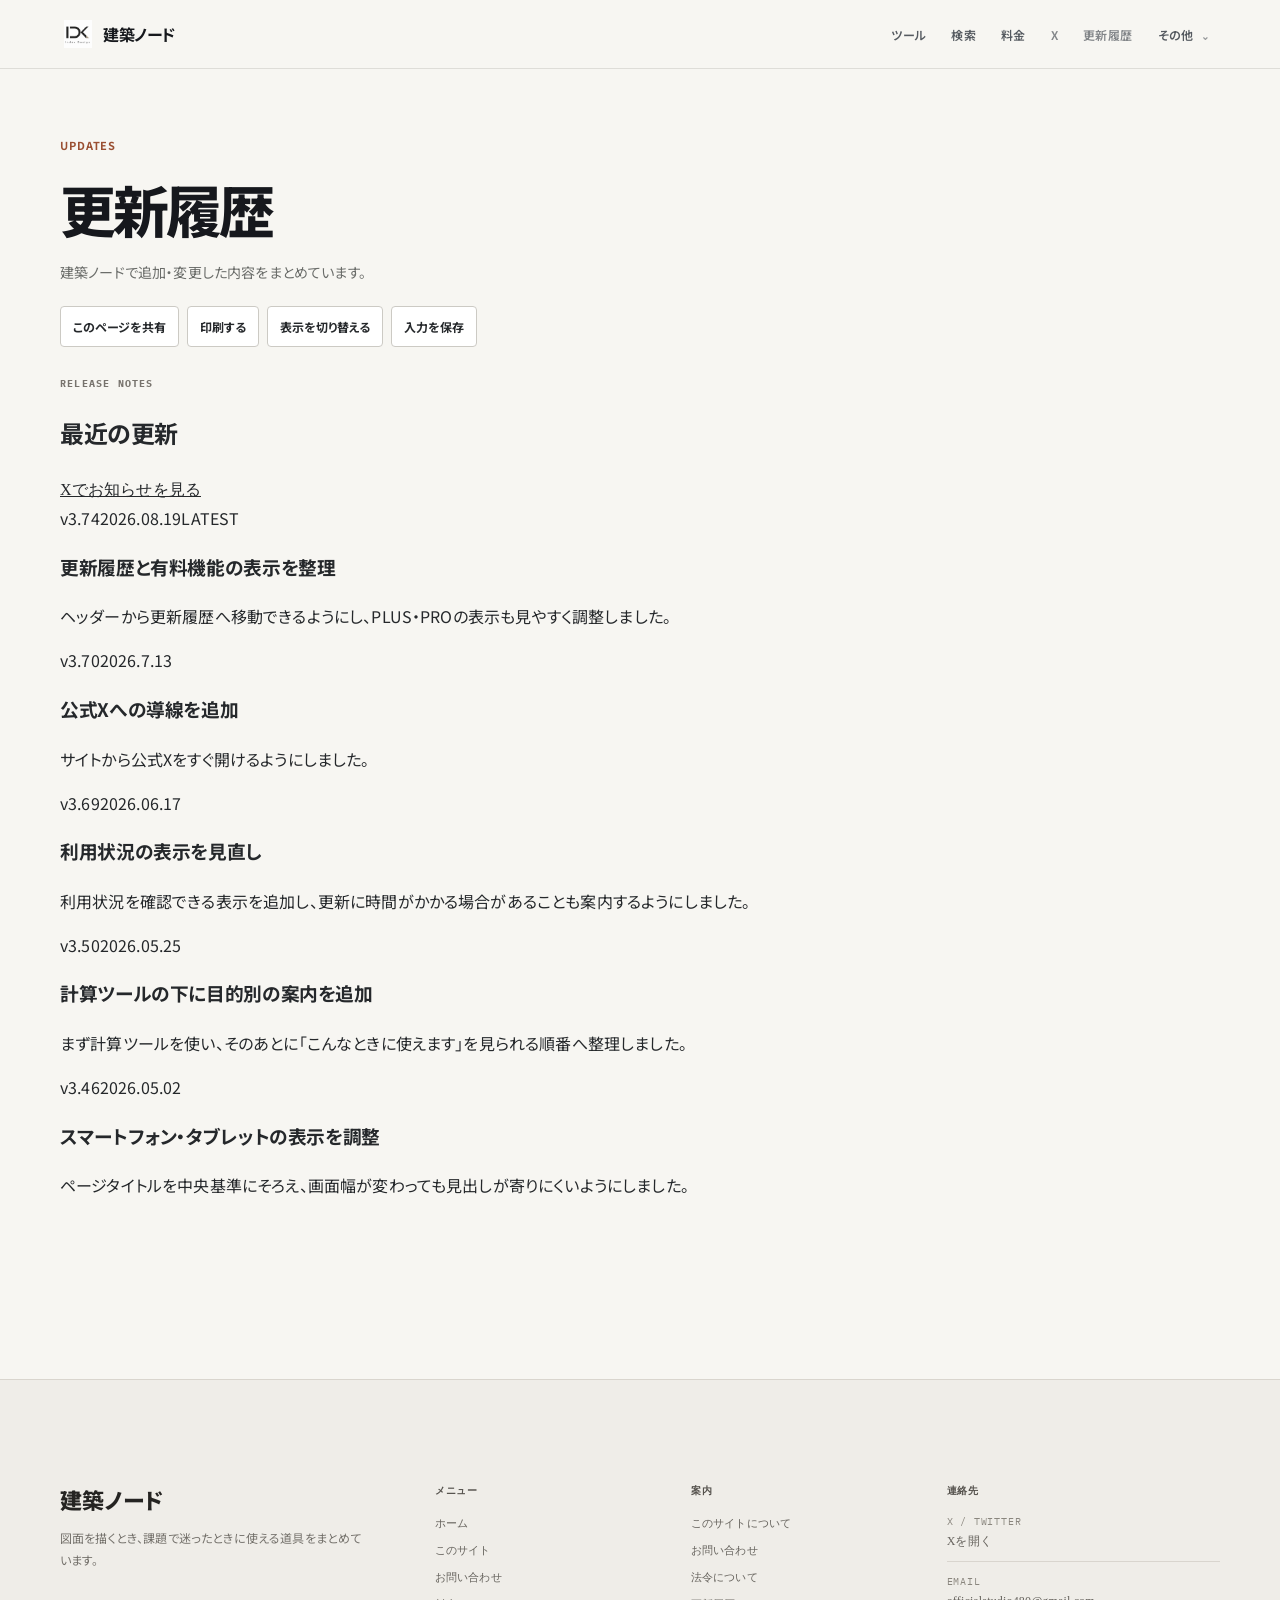
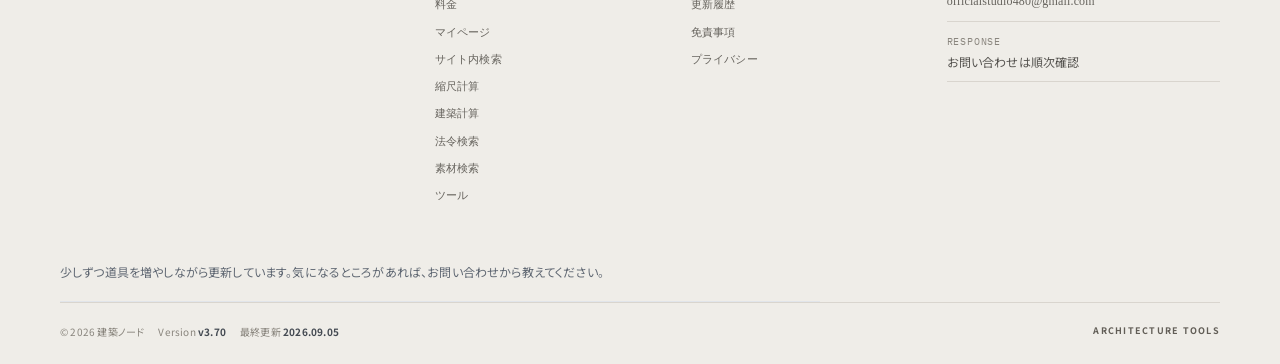
<file: updates.html>
<!doctype html>
<html lang="ja">
<head>
  <meta charset="UTF-8">
  <meta name="viewport" content="width=device-width, initial-scale=1">
  <meta name="description" content="建築ノードの機能追加、使いやすさの改善、料金プランやツールの更新内容を記録しています。">
  <meta name="robots" content="index, follow">
  <meta name="author" content="建築ノード">
  <link rel="canonical" href="updates.html">
  <meta property="og:type" content="website">
  <meta property="og:title" content="更新履歴｜建築ノード">
  <meta property="og:description" content="建築ノードの機能追加、使いやすさの改善、料金プランやツールの更新内容を記録しています。">
  <meta property="og:site_name" content="建築ノード">
  <meta name="twitter:card" content="summary">
  <meta name="twitter:title" content="更新履歴｜建築ノード">
  <meta name="twitter:description" content="建築ノードの機能追加、使いやすさの改善、料金プランやツールの更新内容を記録しています。">
  <meta name="theme-color" content="#f6f7f9">

  <title>更新履歴｜建築ノード</title>
  <link rel="preconnect" href="https://fonts.googleapis.com">
  <link rel="preconnect" href="https://fonts.gstatic.com" crossorigin>
  <link href="https://fonts.googleapis.com/css2?family=IBM+Plex+Mono:wght@400;500;600&family=Manrope:wght@400;500;600;700;800&family=Noto+Sans+JP:wght@400;500;600;700;800&display=swap" rel="stylesheet">
  <link rel="stylesheet" href="style.css">
<script type="application/ld+json">
{
  "@context": "https://schema.org",
  "@type": "WebPage",
  "name": "更新履歴｜建築ノード",
  "description": "建築ノードの機能追加、使いやすさの改善、料金プランやツールの更新内容を記録しています。",
  "inLanguage": "ja"
}
  </script>
</head>
<body>
<header class="site-header"><div class="container header-inner">
  <a class="logo" href="index.html"><span class="logo-mark"><img src="IMG/logo.png" alt="建築ノード"></span><span>建築ノード</span></a>
  <button class="menu-toggle" id="menuToggle" aria-label="メニュー" aria-expanded="false"><span></span><span></span><span></span></button>
    <nav class="main-nav" id="mainNav" aria-label="メインナビゲーション">
      <a href="tools.html">ツール</a>
      <a href="search.html">検索</a>
      <a href="plans.html">料金</a>
      <a class="header-x-link" href="https://x.com/idx_dsn_offic" target="_blank" rel="noopener noreferrer" aria-label="公式Xを開く">X</a>
      <a class="header-updates-link" href="updates.html" aria-label="更新履歴">更新履歴</a>
      <details class="nav-more">
        <summary>その他</summary>
        <div class="nav-more-panel">
          <a href="scale.html">縮尺計算</a>
          <a href="calculator.html">建築計算</a>
          <a href="law.html">法令検索</a>
          <a href="materials.html">素材検索</a>
          <a href="about.html">このサイト</a>
          <a href="contact.html">お問い合わせ</a>
          <a href="mypage.html">マイページ</a>
        </div>
      </details>
    </nav>
</div></header>
<main class="container page">
  <div class="page-heading updates-page-heading">
    <p class="eyebrow">UPDATES</p>
    <h1>更新履歴</h1>
    <p>建築ノードで追加・変更した内容をまとめています。</p>
  </div>

  <section class="updates-simple" aria-labelledby="updatesListTitle">
    <div class="updates-simple-head">
      <div>
        <p class="section-label">RELEASE NOTES</p>
        <h2 id="updatesListTitle">最近の更新</h2>
      </div>
      <a class="updates-x-link" href="https://x.com/idx_dsn_offic" target="_blank" rel="noopener noreferrer">Xでお知らせを見る</a>
    </div>

    <!--
  更新を追加するとき：
  この <article class="update-card"> をコピーして、
  バージョン・日付・見出し・本文だけ変更してください。
  このコメントは画面には表示されません。
-->
    <div class="updates-list">
      <article class="update-card update-card-latest">
        <div class="update-card-top"><span class="update-card-version">v3.74</span><time datetime="2026-09-05">2026.08.19</time><span class="update-card-badge">LATEST</span></div>
        <h3>更新履歴と有料機能の表示を整理</h3>
        <p>ヘッダーから更新履歴へ移動できるようにし、PLUS・PROの表示も見やすく調整しました。</p>
      </article>

      <article class="update-card">
        <div class="update-card-top"><span class="update-card-version">v3.70</span><time datetime="2026-09-05">2026.7.13</time></div>
        <h3>公式Xへの導線を追加</h3>
        <p>サイトから公式Xをすぐ開けるようにしました。</p>
      </article>

      <article class="update-card">
        <div class="update-card-top"><span class="update-card-version">v3.69</span><time datetime="2026-09-05">2026.06.17</time></div>
        <h3>利用状況の表示を見直し</h3>
        <p>利用状況を確認できる表示を追加し、更新に時間がかかる場合があることも案内するようにしました。</p>
      </article>

      <article class="update-card">
        <div class="update-card-top"><span class="update-card-version">v3.50</span><time datetime="2026-09-05">2026.05.25</time></div>
        <h3>計算ツールの下に目的別の案内を追加</h3>
        <p>まず計算ツールを使い、そのあとに「こんなときに使えます」を見られる順番へ整理しました。</p>
      </article>

      <article class="update-card">
        <div class="update-card-top"><span class="update-card-version">v3.46</span><time datetime="2026-09-05">2026.05.02</time></div>
        <h3>スマートフォン・タブレットの表示を調整</h3>
        <p>ページタイトルを中央基準にそろえ、画面幅が変わっても見出しが寄りにくいようにしました。</p>
      </article>
    </div>
  </section>
</main>
<footer class="site-footer"><div class="container site-footer-inner">
  <div class="footer-top">
    <div class="footer-brand"><div class="footer-brand-name">建築ノード</div><p class="footer-brand-copy">図面を描くとき、課題で迷ったときに使える道具をまとめています。</p></div>
    <div><div class="footer-heading">メニュー</div><nav class="footer-links" aria-label="フッターナビゲーション"><a href="index.html">ホーム</a><a href="about.html">このサイト</a><a href="contact.html">お問い合わせ</a><a href="plans.html">料金</a><a href="mypage.html">マイページ</a><a href="search.html">サイト内検索</a><a href="scale.html">縮尺計算</a><a href="calculator.html">建築計算</a><a href="law.html">法令検索</a><a href="materials.html">素材検索</a><a href="tools.html">ツール</a></nav></div>
    <div><div class="footer-heading">案内</div><div class="footer-links"><a href="about.html">このサイトについて</a><a href="contact.html">お問い合わせ</a><a href="law.html">法令について</a><a href="updates.html">更新履歴</a>
          <a href="about.html#disclaimer">免責事項</a><a href="about.html#privacy">プライバシー</a></div></div>
    <div><div class="footer-heading">連絡先</div><div class="footer-contact"><div class="footer-contact-row"><span class="footer-label">X / Twitter</span><a id="footerXLink" href="#" aria-label="X">未設定</a></div><div class="footer-contact-row"><span class="footer-label">Email</span><a id="footerMailLink" href="#" aria-label="メール">未設定</a></div><div class="footer-contact-row"><span class="footer-label">Response</span><span>お問い合わせは順次確認</span></div></div></div>
  </div>
  <div class="footer-human-note">少しずつ道具を増やしながら更新しています。気になるところがあれば、お問い合わせから教えてください。</div><div class="footer-meta"><div class="footer-meta-left"><span>© 2026 建築ノード</span><span>Version <strong data-site-version>v3.73</strong></span><span>最終更新 <strong data-site-updated>2026.09.05</strong></span></div><div class="footer-meta-right"><span class="footer-status">ARCHITECTURE TOOLS</span></div></div>
</div></footer>
<script src="script.js"></script>
</body></html>
</file>
<file: style.css>
/* ========================================
   建築ノード - 共通CSS
   ここを編集するとサイト全体のデザインを変更できます。
   ======================================== */

:root {
  /* 色 */
  --background: #f6f7f9;
  --surface: #ffffff;
  --surface-hover: #fbfcff;
  --grid-line: #e5e8ed;
  --text: #16181d;
  --sub-text: #667085;
  --muted: #98a0ad;
  --border: #e1e5ea;
  --accent: #315fe8;
  --accent-hover: #244bc2;
  --black: #16181d;

  /* 形・幅 */
  --radius: 12px;
  --max-width: 1180px;

  /* 影 */
  --shadow: 0 8px 30px rgba(16, 24, 40, 0.06);
}

* {
  box-sizing: border-box;
}

html {
  scroll-behavior: smooth;
}

body {
  margin: 0;
  background: var(--background);
  color: var(--text);
  font-family: "UD デジタル 教科書体 N-R", "UD Digi Kyokasho N-R", "BIZ UDP明朝", "Yu Mincho", serif;
  font-size: 17px;
  line-height: 1.7;
  -webkit-font-smoothing: antialiased;
}

a {
  color: inherit;
}

/* ---------- 共通コンテナ ---------- */
.container {
  width: min(var(--max-width), calc(100% - 64px));
  margin: 0 auto;
}

/* ---------- ヘッダー ---------- */
.site-header {
  position: sticky;
  top: 0;
  z-index: 100;
  background: #ffffff;
  border-bottom: 1px solid var(--border);
  backdrop-filter: blur(14px);
}

.header-inner {
  min-height: 72px;
  display: flex;
  align-items: center;
  justify-content: space-between;
}

/* ロゴ */
.logo {
  display: inline-flex;
  align-items: center;
  gap: 2px;
  text-decoration: none;
  font-family: "UD デジタル 教科書体 N-R", "UD Digi Kyokasho N-R", "BIZ UDP明朝", "Yu Mincho", serif;
  font-size: 20px;
  font-weight: 600;
  letter-spacing: 0.075em;
  white-space: nowrap;
}

.logo-mark img{
  width: 65px;
  display: grid;
  place-items: center;
  font-family: "UD デジタル 教科書体 N-R", "UD Digi Kyokasho N-R", "BIZ UDP明朝", "Yu Mincho", serif;
}

/* PCナビ
   ツールを隠さず、ヘッダーから直接選べるようにしています。 */
.main-nav {
  display: flex;
  align-items: center;
  gap: 28px;
}

.main-nav > a {
  position: relative;
  padding: 8px 0;
  color: #343840;
  font-family: "UD デジタル 教科書体 N-R", "UD Digi Kyokasho N-R", "BIZ UDP明朝", "Yu Mincho", serif;
  font-size: 11px;
  font-weight: 700;
  letter-spacing: 0.12em;
  text-decoration: none;
  white-space: nowrap;
  transition: color 0.18s ease;
}

.main-nav > a:hover {
  color: var(--accent);
}

.main-nav > a::after {
  content: "";
  position: absolute;
  left: 0;
  right: 0;
  bottom: 2px;
  height: 1px;
  background: var(--accent);
  transform: scaleX(0);
  transform-origin: right;
  transition: transform 0.18s ease;
}

.main-nav > a:hover::after,
.main-nav > a:focus-visible::after {
  transform: scaleX(1);
  transform-origin: left;
}

/* ハンバーガー */
.menu-toggle {
  position: relative;
  z-index: 120;
  display: none;
  width: 40px;
  height: 40px;
  padding: 8px;
  border: 1px solid var(--border);
  border-radius: 8px;
  background: var(--surface);
  cursor: pointer;
}

.menu-toggle span {
  display: block;
  height: 1px;
  margin: 5px 0;
  background: var(--text);
}

/* ---------- トップページ ---------- */
.hero {
  min-height: 590px;
  display: flex;
  align-items: center;
  border-bottom: 1px solid var(--border);

  /* 建築図面をイメージした細いグリッド */
  background-color: var(--background);
  background-image:
    linear-gradient(to right, var(--grid-line) 1px, transparent 1px),
    linear-gradient(to bottom, var(--grid-line) 1px, transparent 1px);
  background-size: 48px 48px;
}

.hero-inner {
  max-width: 720px;
  padding: 56px 0 62px;
}

.eyebrow {
  margin: 0 0 20px;
  color: var(--accent);
  font-family: "UD デジタル 教科書体 N-R", "UD Digi Kyokasho N-R", "BIZ UDP明朝", "Yu Mincho", serif;
  font-size: 11px;
  font-weight: 800;
  letter-spacing: 0.18em;
  line-height: 1.4;
}

.hero h1 {
  margin: 0;
  color: var(--text);
  font-size: clamp(50px, 6vw, 76px);
  line-height: 1.08;
  letter-spacing: -0.055em;
  font-weight: 800;
}

.hero h1 .accent {
  display: block;
  margin-top: 2px;
  color: var(--accent);
}

.hero p:not(.eyebrow) {
  max-width: 430px;
  margin: 28px 0 0;
  color: #596273;
  font-size: 14px;
  line-height: 1.9;
}

.hero-button {
  display: inline-flex;
  align-items: center;
  justify-content: space-between;
  min-width: 157px;
  margin-top: 31px;
  padding: 14px 17px;
  border: 1px solid var(--black);
  border-radius: 8px;
  background: var(--black);
  color: #fff;
  text-decoration: none;
  font-size: 13px;
  font-weight: 700;
  box-shadow: 0 5px 14px rgba(16, 24, 40, 0.12);
  transition: 0.18s ease;
}

.hero-button span:last-child {
  margin-left: 24px;
  font-size: 17px;
  line-height: 1;
}

.hero-button:hover {
  background: #2c2f35;
  transform: translateY(-2px);
}

/* ---------- ツールセクション ---------- */
.section {
  padding: 92px 0 112px;
}

.section-label {
  margin: 0 0 30px;
  color: var(--accent);
  font-family: "UD デジタル 教科書体 N-R", "UD Digi Kyokasho N-R", "BIZ UDP明朝", "Yu Mincho", serif;
  font-size: 11px;
  font-weight: 800;
  letter-spacing: 0.18em;
}

/* ツール一覧：関連するものを視線で追いやすい2列構成 */
.tool-grid {
  display: grid;
  grid-template-columns: repeat(2, minmax(0, 1fr));
  gap: 14px;
}

.tool-grid-extended {
  grid-template-columns: repeat(2, minmax(0, 1fr));
  gap: 18px;
}

.tool-card {
  min-height: 126px;
  display: grid;
  grid-template-columns: 190px 1fr auto;
  align-items: center;
  gap: 28px;
  padding: 27px 24px;
  background: rgba(255, 255, 255, 0.72);
  border: 1px solid var(--border);
  text-decoration: none;
  transition:
    background 0.18s ease,
    padding-left 0.18s ease,
    box-shadow 0.18s ease;
}

.tool-card:hover {
  padding-left: 30px;
  background: var(--surface);
  box-shadow: var(--shadow);
}

.tool-number {
  color: var(--muted);
  font-family: "UD デジタル 教科書体 N-R", "UD Digi Kyokasho N-R", "BIZ UDP明朝", "Yu Mincho", serif;
  font-size: 10px;
  font-weight: 700;
  letter-spacing: 0.14em;
}

.tool-card h2 {
  margin: 0 0 3px;
  color: var(--text);
  font-size: 19px;
  line-height: 1.4;
  letter-spacing: -0.02em;
}

.tool-card p {
  margin: 0;
  color: var(--sub-text);
  font-size: 13px;
}

.tool-card::after {
  content: "→";
  color: var(--accent);
  font-family: "UD デジタル 教科書体 N-R", "UD Digi Kyokasho N-R", "BIZ UDP明朝", "Yu Mincho", serif;
  font-size: 18px;
  transition: transform 0.18s ease;
}

.tool-card:hover::after {
  transform: translateX(4px);
}

/* ---------- 各ページ ---------- */
.page {
  padding: 76px 0 110px;
}

.page-heading {
  max-width: 780px;
  margin-bottom: 42px;
}

.page-heading h1 {
  margin: 0;
  color: var(--text);
  font-size: clamp(38px, 5vw, 58px);
  line-height: 1.15;
  letter-spacing: -0.045em;
}

.page-heading p:not(.eyebrow) {
  margin: 16px 0 0;
  color: var(--sub-text);
  font-size: 14px;
}

/* ---------- カード ---------- */
.card-grid,
.about-grid {
  display: grid;
  grid-template-columns: repeat(2, 1fr);
  border-top: 1px solid var(--border);
  border-left: 1px solid var(--border);
}

.card,
.about-block {
  padding: 26px;
  background: var(--surface);
  border-right: 1px solid var(--border);
  border-bottom: 1px solid var(--border);
}

.card h2,
.about-block h2 {
  margin: 10px 0 9px;
  color: var(--text);
  font-size: 18px;
  line-height: 1.4;
}

.card p,
.about-block p {
  margin: 0;
  color: var(--sub-text);
  font-size: 14px;
}

/* ---------- 検索フォーム ---------- */
.search-box {
  display: flex;
  gap: 10px;
  flex-wrap: wrap;
  margin-bottom: 14px;
}

.search-box input,
.search-box select,
.calc-form input,
.calc-form select {
  min-height: 46px;
  padding: 10px 13px;
  background: var(--surface);
  color: var(--text);
  border: 1px solid #d5dae1;
  border-radius: 8px;
  font: inherit;
}

.search-box input {
  flex: 1;
  min-width: 240px;
}

.search-box select {
  min-width: 180px;
}

.search-box input:focus,
.search-box select:focus,
.calc-form input:focus,
.calc-form select:focus {
  outline: 2px solid rgba(49, 95, 232, 0.16);
  border-color: var(--accent);
}

.result-count {
  color: var(--sub-text);
  font-size: 13px;
}

/* ---------- タグ ---------- */
.tag {
  display: inline-block;
  padding: 3px 8px;
  border-radius: 5px;
  background: #eef1f6;
  color: #596170;
  font-size: 11px;
  font-weight: 700;
}

.muted {
  font-size: 12px !important;
}

/* ---------- ボタン ---------- */
.button {
  display: inline-block;
  margin-top: 12px;
  padding: 10px 14px;
  border: 1px solid var(--accent);
  border-radius: 8px;
  background: var(--accent);
  color: #fff;
  text-decoration: none;
  font-size: 13px;
  font-weight: 700;
  cursor: pointer;
}

.button:hover {
  background: var(--accent-hover);
}

.button.secondary {
  background: transparent;
  color: var(--text);
  border-color: #cfd4dc;
}

.button.secondary:hover {
  background: #f1f3f6;
}

/* ---------- 計算フォーム ---------- */
.calc-google-button {
  margin-bottom: 10px;
}

.calc-form {
  padding: 26px;
  background: var(--surface);
  border: 1px solid var(--border);
  border-radius: var(--radius);
  box-shadow: var(--shadow);
}

.calc-row {
  display: grid;
  grid-template-columns: 1fr 1fr;
  gap: 14px;
  margin-bottom: 14px;
}

.calc-form label {
  display: block;
  margin-bottom: 6px;
  color: #3d4350;
  font-size: 12px;
  font-weight: 700;
}

.calc-form input,
.calc-form select {
  width: 100%;
}

.result {
  margin-top: 16px;
  padding: 15px;
  background: #f3f5f8;
  border-left: 2px solid var(--accent);
  border-radius: 0 6px 6px 0;
  font-weight: 700;
}

/* ---------- 素材プレビュー ---------- */
.material-preview {
  display: grid;
  height: 120px;
  margin-bottom: 16px;
  place-items: center;
  border-radius: 8px;
  background: #d7d1c6;
  color: #fff;
  font-size: 25px;
  font-weight: 800;
}

/* ---------- 注意書き ---------- */
.notice {
  margin-top: 28px;
  padding: 18px;
  background: #f1f3f6;
  border-left: 2px solid #aeb5bf;
  border-radius: 0 6px 6px 0;
}

.notice p {
  margin: 5px 0 0;
  color: var(--sub-text);
  font-size: 13px;
}

/* ---------- 結果なし ---------- */
.empty {
  grid-column: 1 / -1;
  padding: 34px;
  border: 1px dashed #c9ced6;
  color: var(--sub-text);
  text-align: center;
}

/* ---------- ABOUT ---------- */
.about-block p {
  white-space: pre-line;
}

/* ---------- フッター ---------- */
.site-footer {
  padding: 30px 0;
  border-top: 1px solid var(--border);
  color: var(--sub-text);
  font-size: 12px;
}

.footer-links {
  display: flex;
  flex-wrap: wrap;
  gap: 18px;
  margin-top: 8px;
}

.footer-links a {
  text-decoration: none;
}

.footer-links a:hover {
  color: var(--accent);
}

/* ========================================
   スマートフォン
   ======================================== */
@media (max-width: 900px) {
  .container {
    width: calc(100% - 40px);
  }

  .main-nav {
    gap: 18px;
  }

  .tool-card {
    grid-template-columns: 130px 1fr auto;
  }
}

@media (max-width: 760px) {
  .container {
    width: calc(100% - 32px);
  }

  .header-inner {
    min-height: 64px;
  }

  .menu-toggle {
    display: grid;
    place-items: center;
  }

  .menu-toggle span {
    grid-area: 1 / 1;
    width: 22px;
    margin: 0;
    transition: transform 0.18s ease, opacity 0.18s ease;
  }

  .menu-toggle span:nth-child(1) {
    transform: translateY(-6px);
  }

  .menu-toggle span:nth-child(2) {
    transform: translateY(0);
  }

  .menu-toggle span:nth-child(3) {
    transform: translateY(6px);
  }

  .menu-toggle.is-open span:nth-child(1) {
    transform: rotate(45deg);
  }

  .menu-toggle.is-open span:nth-child(2) {
    opacity: 0;
  }

  .menu-toggle.is-open span:nth-child(3) {
    transform: rotate(-45deg);
  }

  /* スマホではヘッダー内のリンクをハンバーガーにまとめる */
  .main-nav {
    display: none;
    position: absolute;
    top: 64px;
    left: 0;
    right: 0;
    flex-direction: column;
    align-items: stretch;
    gap: 0;
    padding: 8px 20px 18px;
    background: rgba(255, 255, 255, 0.98);
    border-bottom: 1px solid var(--border);
    box-shadow: 0 10px 24px rgba(16, 24, 40, 0.07);
  }

  .main-nav.open {
    display: flex;
  }

  .main-nav > a {
    width: 100%;
    padding: 13px 0;
    border-bottom: 1px solid #eef0f3;
    font-size: 11px;
  }

  .hero {
    min-height: 560px;
    background-size: 32px 32px;
  }

  .hero-inner {
    padding: 52px 0 58px;
  }

  .hero h1 {
    font-size: clamp(45px, 13vw, 65px);
  }

  .hero p:not(.eyebrow) {
    font-size: 13px;
  }

  .section {
    padding: 70px 0 80px;
  }

  .tool-card {
    min-height: 112px;
    grid-template-columns: 1fr auto;
    gap: 6px 12px;
    padding: 22px 18px;
  }

  .tool-card:hover {
    padding-left: 22px;
  }

  .tool-number {
    grid-column: 1 / -1;
  }

  .tool-card h2 {
    font-size: 18px;
  }

  .tool-card p {
    font-size: 12px;
  }

  .card-grid,
  .about-grid,
  .calc-row {
    grid-template-columns: 1fr;
  }

  .page {
    padding: 56px 0 80px;
  }

  .page-heading h1 {
    font-size: 40px;
  }

  .search-box input,
  .search-box select {
    width: 100%;
    min-width: 0;
  }
}


/* ---------- サイト内検索 ---------- */
.global-search {
  max-width: 760px;
  margin-bottom: 34px;
}

.global-search-form {
  display: flex;
  gap: 10px;
  align-items: stretch;
}

.global-search-form input {
  flex: 1;
  min-width: 0;
  min-height: 54px;
  padding: 12px 16px;
  border: 1px solid #d5dae1;
  border-radius: 10px;
  background: var(--surface);
  color: var(--text);
  font: inherit;
  box-shadow: var(--shadow);
}

.global-search-form input:focus {
  outline: 2px solid rgba(49, 95, 232, 0.16);
  border-color: var(--accent);
}

.global-search-form .hero-button {
  margin-top: 0;
  min-width: 130px;
  border-radius: 10px;
}

@media (max-width: 760px) {
  .global-search-form {
    flex-direction: column;
  }

  .global-search-form .hero-button {
    width: 100%;
  }
}


/* ---------- よく使う検索カテゴリ ---------- */
.quick-search {
  margin: 0 0 34px;
}

.quick-search-label {
  margin: 0 0 12px;
  color: var(--accent);
  font-family: "UD デジタル 教科書体 N-R", "UD Digi Kyokasho N-R", "BIZ UDP明朝", "Yu Mincho", serif;
  font-size: 10px;
  font-weight: 800;
  letter-spacing: 0.16em;
}

.quick-search-list {
  display: flex;
  flex-wrap: wrap;
  gap: 8px;
}

.quick-search-button {
  padding: 9px 15px;
  border: 1px solid var(--border);
  border-radius: 999px;
  background: var(--surface);
  color: #3f4652;
  font: inherit;
  font-size: 12px;
  font-weight: 600;
  cursor: pointer;
  transition: 0.18s ease;
}

.quick-search-button:hover {
  border-color: var(--accent);
  color: var(--accent);
  background: #f8f9ff;
  transform: translateY(-1px);
}

@media (max-width: 760px) {
  .quick-search-list {
    gap: 6px;
  }

  .quick-search-button {
    padding: 8px 12px;
  }
}


/* ========================================
   Google検索ボタン
   ======================================== */
.secondary-button {
  display: inline-flex;
  align-items: center;
  justify-content: center;
  width: fit-content;
  margin-top: 14px;
  padding: 9px 14px;
  border: 1px solid var(--border);
  border-radius: 8px;
  background: var(--surface);
  color: var(--text);
  font-size: 13px;
  font-weight: 600;
  cursor: pointer;
  transition: 0.2s ease;
}

.secondary-button:hover {
  background: var(--surface-hover);
  border-color: var(--accent);
  color: var(--accent);
}

/* ---------- 全ページ共通：建築図面を意識した背景 ---------- */
body {
  background-color: #f4f5f7;
  background-image:
    linear-gradient(to right, rgba(22, 24, 29, 0.035) 1px, transparent 1px),
    linear-gradient(to bottom, rgba(22, 24, 29, 0.035) 1px, transparent 1px),
    linear-gradient(to right, rgba(49, 95, 232, 0.045) 1px, transparent 1px),
    linear-gradient(to bottom, rgba(49, 95, 232, 0.045) 1px, transparent 1px);
  background-size: 24px 24px, 24px 24px, 120px 120px, 120px 120px;
  background-attachment: fixed;
}

/* コンテンツの面は少しだけ浮かせ、背景の図面感を残す */
.page-main,
main:not(.hero) {
  position: relative;
}

.site-footer {
  position: relative;
  background: rgba(244, 245, 247, 0.88);
}

/* 法令・素材・検索などの各カードを背景からわずかに分離 */
.card,
.tool-card,
.search-box,
.search-result,
.calculator-card,
.law-card,
.material-card {
  background-color: rgba(255, 255, 255, 0.93);
}

@media (max-width: 700px) {
  body {
    background-size: 20px 20px, 20px 20px, 100px 100px, 100px 100px;
  }
}



/* ========================================
   建築ラボ - トップページの控えめなオブジェクトモーション
   ※既存レイアウト・寸法・配置には触れません
   ======================================== */
@keyframes archiObjectFloatA {
  0%, 100% { transform: translate3d(0, 0, 0) rotate(0deg); }
  50% { transform: translate3d(18px, -12px, 0) rotate(3deg); }
}

@keyframes archiObjectFloatB {
  0%, 100% { transform: translate3d(0, 0, 0) rotate(0deg); }
  50% { transform: translate3d(-16px, 10px, 0) rotate(-2deg); }
}

@keyframes archiObjectFloatC {
  0%, 100% { transform: translate3d(0, 0, 0) rotate(0deg); opacity: .26; }
  50% { transform: translate3d(9px, -8px, 0) rotate(5deg); opacity: .42; }
}

@keyframes archiObjectLine {
  0%, 100% { transform: translateX(-8px); opacity: .10; }
  50% { transform: translateX(8px); opacity: .28; }
}

@keyframes archiArrow {
  0%, 100% { transform: translateX(0); }
  50% { transform: translateX(5px); }
}

.home-page .hero {
  position: relative;
  overflow: hidden;
  isolation: isolate;
}

/* 既存のヒーロー背景に、建築模型のような薄いオブジェクトを浮かせる */
.home-page .hero::before {
  content: "";
  position: absolute;
  top: 18%;
  right: 9%;
  width: 170px;
  height: 110px;
  border: 1px solid rgba(49, 95, 232, .18);
  background: rgba(255, 255, 255, .18);
  box-shadow: 26px 20px 0 -1px rgba(49, 95, 232, .035);
  pointer-events: none;
  z-index: 1;
  animation: archiObjectFloatA 7.5s ease-in-out infinite;
}

.home-page .hero::after {
  content: "";
  position: absolute;
  right: 16%;
  bottom: 16%;
  width: 90px;
  height: 90px;
  border: 1px solid rgba(49, 95, 232, .16);
  border-radius: 50%;
  background:
    linear-gradient(rgba(49, 95, 232, .12), rgba(49, 95, 232, .12)) center / 100% 1px no-repeat,
    linear-gradient(90deg, rgba(49, 95, 232, .12), rgba(49, 95, 232, .12)) center / 1px 100% no-repeat;
  pointer-events: none;
  z-index: 1;
  animation: archiObjectFloatB 9s ease-in-out infinite;
}

.home-page .hero-inner {
  position: relative;
  z-index: 3;
}

/* 3つ目の小さな物体 */
.home-page .hero .container::before {
  content: "";
  position: absolute;
  right: 6%;
  top: 52%;
  width: 34px;
  height: 34px;
  border: 1px solid rgba(49, 95, 232, .18);
  transform: rotate(45deg);
  pointer-events: none;
  z-index: 2;
  animation: archiObjectFloatC 6.2s ease-in-out infinite;
}

/* 基準線もほんの少しだけ動かす */
.home-page .hero .container::after {
  content: "";
  position: absolute;
  right: 7%;
  top: 35%;
  width: 180px;
  height: 1px;
  background: linear-gradient(to right, transparent, rgba(49, 95, 232, .20), transparent);
  pointer-events: none;
  z-index: 1;
  animation: archiObjectLine 5.5s ease-in-out infinite;
}

.home-page .hero-button span:last-child {
  animation: archiArrow 1.9s ease-in-out infinite;
}

@media (max-width: 760px) {
  .home-page .hero::before {
    right: -45px;
    width: 120px;
    height: 78px;
  }

  .home-page .hero::after {
    right: 4%;
    bottom: 14%;
    width: 70px;
    height: 70px;
  }

  .home-page .hero .container::before,
  .home-page .hero .container::after {
    right: 4%;
  }
}

@media (prefers-reduced-motion: reduce) {
  .home-page .hero::before,
  .home-page .hero::after,
  .home-page .hero .container::before,
  .home-page .hero .container::after,
  .home-page .hero-button span:last-child {
    animation: none;
  }
}

/* ========================================
   建築ノード - 共通フッター v3.3
   ======================================== */
.site-footer {
  margin-top: 72px;
  padding: 0;
  border-top: 1px solid var(--border);
  background: rgba(244, 245, 247, 0.94);
  color: var(--sub-text);
  font-size: 12px;
}

.site-footer-inner {
  padding: 42px 0 22px;
}

.footer-top {
  display: grid;
  grid-template-columns: 1.2fr 1fr 1fr 1fr;
  gap: 38px;
  padding-bottom: 34px;
}

.footer-brand {
  min-width: 0;
}

.footer-brand-name {
  color: var(--text);
  font-size: 18px;
  font-weight: 800;
  letter-spacing: .02em;
  margin-bottom: 8px;
}

.footer-brand-copy {
  max-width: 320px;
  line-height: 1.8;
  margin: 0;
}

.footer-heading {
  color: var(--text);
  font-size: 11px;
  font-weight: 800;
  letter-spacing: .1em;
  margin: 2px 0 12px;
  text-transform: uppercase;
}

.footer-links {
  display: grid;
  gap: 8px;
  margin: 0;
}

.footer-links a,
.footer-contact a {
  color: inherit;
  text-decoration: none;
}

.footer-links a:hover,
.footer-contact a:hover {
  color: var(--accent);
}

.footer-contact {
  display: grid;
  gap: 9px;
  line-height: 1.6;
}

.footer-contact-row {
  display: grid;
  gap: 2px;
}

.footer-label {
  font-size: 10px;
  letter-spacing: .08em;
  text-transform: uppercase;
  opacity: .68;
}

.footer-meta {
  display: flex;
  justify-content: space-between;
  gap: 20px;
  padding-top: 18px;
  border-top: 1px solid var(--border);
  font-size: 10px;
  letter-spacing: .02em;
}

.footer-meta-left,
.footer-meta-right {
  display: flex;
  flex-wrap: wrap;
  gap: 14px;
}

.footer-status {
  color: var(--text);
  font-weight: 700;
}

@media (max-width: 760px) {
  .site-footer {
    margin-top: 56px;
  }
  .site-footer-inner {
    padding: 34px 0 18px;
  }
  .footer-top {
    grid-template-columns: 1fr 1fr;
    gap: 28px 22px;
  }
  .footer-brand {
    grid-column: 1 / -1;
  }
  .footer-meta {
    align-items: flex-start;
    flex-direction: column;
    gap: 8px;
  }
}

@media (max-width: 480px) {
  .footer-top {
    grid-template-columns: 1fr;
  }
  .footer-brand {
    grid-column: auto;
  }
}

/* CONTACT page */
.contact-card { min-height: 180px; }
.contact-card p { line-height: 1.8; }
.contact-card a { transition: opacity .2s ease; }
.contact-card a:hover { opacity: .6; }

/* ========================================
   建築ノード v3.2 / QUICK ACCESS & UTILITIES
   既存レイアウトの上に機能を追加するための補助スタイル
   ======================================== */
.node-dashboard { padding-top: 34px; }
.node-dashboard-head { display:flex; align-items:flex-end; justify-content:space-between; gap:28px; margin-bottom:24px; }
.node-dashboard-head h2 { margin:0; font-size:clamp(22px,3vw,32px); letter-spacing:-.03em; }
.node-quick-search { display:flex; gap:8px; width:min(440px,100%); }
.node-quick-search input { flex:1; min-width:0; }
.node-dashboard-grid { display:grid; grid-template-columns:1fr 1fr; gap:16px; }
.node-dashboard-panel { border:1px solid var(--border); background:rgba(255,255,255,.68); padding:18px; }
.node-panel-head { display:flex; justify-content:space-between; align-items:center; gap:12px; margin-bottom:14px; font-size:10px; font-weight:800; letter-spacing:.12em; }
.node-panel-head a { color:var(--sub-text); text-decoration:none; letter-spacing:0; font-size:11px; font-weight:600; }
.node-mini-grid { display:grid; grid-template-columns:1fr 1fr; gap:10px; }
.node-mini-card { position:relative; display:flex; flex-direction:column; gap:3px; min-width:0; padding:13px 38px 12px 13px; border:1px solid var(--border); background:var(--surface); text-decoration:none; transition:transform .2s ease, border-color .2s ease, box-shadow .2s ease; }
.node-mini-card:hover { transform:translateY(-2px); border-color:rgba(49,95,232,.35); box-shadow:var(--shadow); }
.node-mini-card span { color:var(--accent); font:700 9px/1.2 "UD デジタル 教科書体 N-R", "UD Digi Kyokasho N-R", "Hiragino Mincho ProN", "Yu Mincho", serif; letter-spacing:.12em; }
.node-mini-card strong { font-size:14px; }
.node-mini-card small { color:var(--sub-text); font-size:10px; line-height:1.5; }
.node-empty { margin:0; color:var(--muted); font-size:11px; }
.node-favorite-host { position:relative; }
.node-favorite { position:absolute; top:9px; right:9px; z-index:4; width:26px; height:26px; padding:0; border:1px solid var(--border); border-radius:50%; background:rgba(255,255,255,.94); color:var(--muted); font-size:15px; line-height:1; cursor:pointer; display:grid; place-items:center; transition:color .2s ease, border-color .2s ease, transform .2s ease; }
.node-favorite:hover { transform:scale(1.05); }
.node-favorite.active { color:var(--accent); border-color:rgba(49,95,232,.28); }
.tool-card .node-favorite { opacity:0; }
.tool-card:hover .node-favorite, .tool-card:focus-within .node-favorite, .node-favorite.active { opacity:1; }
.result-actions { display:flex; justify-content:flex-end; margin-top:7px; }
.result-copy, .preset-example { border:1px solid var(--border); background:var(--surface); color:var(--sub-text); border-radius:7px; padding:6px 9px; font:600 10px/1.2 "UD デジタル 教科書体 N-R", "UD Digi Kyokasho N-R", "Hiragino Mincho ProN", "Yu Mincho", serif; cursor:pointer; transition:border-color .18s ease, color .18s ease, background .18s ease; }
.result-copy:hover, .preset-example:hover { color:var(--accent); border-color:rgba(49,95,232,.35); background:#fbfcff; }
.preset-example { display:block; margin:0 0 9px; }
.update-list { display:grid; gap:14px; }
.update-item { border:1px solid var(--border); background:var(--surface); padding:22px 24px; }
.update-item > div { display:flex; align-items:center; gap:10px; margin-bottom:9px; }
.update-version { color:var(--accent); font:800 11px/1 "UD デジタル 教科書体 N-R", "UD Digi Kyokasho N-R", "Hiragino Mincho ProN", "Yu Mincho", serif; letter-spacing:.08em; }
.update-date { color:var(--muted); font:600 10px/1 "UD デジタル 教科書体 N-R", "UD Digi Kyokasho N-R", "Hiragino Mincho ProN", "Yu Mincho", serif; }
.update-item h2 { margin:0 0 7px; font-size:17px; }
.update-item p { margin:0; color:var(--sub-text); font-size:12px; line-height:1.8; }

@media (max-width:760px){
  .node-dashboard-head{align-items:stretch; flex-direction:column;}
  .node-quick-search{width:100%;}
  .node-dashboard-grid{grid-template-columns:1fr;}
}
@media (max-width:480px){
  .node-mini-grid{grid-template-columns:1fr;}
  .node-quick-search{flex-direction:column;}
  .node-quick-search .button{width:100%;}
}

/* v3.3 usability: keyboard focus and touch feedback */
:focus-visible {
  outline: 2px solid rgba(49, 95, 232, .55);
  outline-offset: 3px;
}

.main-nav > a,
.button,
.hero-button,
.quick-search-button,
.node-favorite,
.result-copy,
.preset-example {
  -webkit-tap-highlight-color: transparent;
}

@media (hover: none) {
  .tool-card:hover {
    padding-left: 24px;
    box-shadow: none;
  }
  .quick-search-button:hover {
    transform: none;
  }
}

/* ========================================
   v3.4 / 情報設計・余白の再調整
   既存のレイアウト骨格は維持し、セクション間の呼吸だけを整える
   ======================================== */
.section {
  padding-top: 104px;
  padding-bottom: 120px;
}

.section + .section {
  padding-top: 118px;
}

.page {
  padding-top: 84px;
  padding-bottom: 118px;
}

.page-heading {
  margin-bottom: 54px;
}

.section-label {
  margin-bottom: 34px;
}

.tool-grid {
  gap: 7px;
}

.node-dashboard-head {
  margin-bottom: 34px;
}

.node-dashboard-panel + .node-dashboard-panel {
  margin-top: 0;
}

/* カードの中身は詰めすぎず、セクション間との強弱をつける */
.card h2,
.about-block h2 {
  margin-top: 8px;
  margin-bottom: 11px;
}

.notice {
  margin-top: 34px;
}

.search-box {
  margin-bottom: 22px;
}

.result-count {
  margin: 0 0 18px;
}

@media (max-width: 760px) {
  .section {
    padding-top: 78px;
    padding-bottom: 88px;
  }

  .section + .section {
    padding-top: 88px;
  }

  .page {
    padding-top: 64px;
    padding-bottom: 88px;
  }

  .page-heading {
    margin-bottom: 38px;
  }

  .section-label {
    margin-bottom: 26px;
  }
}


/* v3.5 TOOLBOX */
.toolbox-purpose{display:flex;flex-wrap:wrap;gap:8px;margin:26px 0 34px;border-bottom:1px solid var(--border,#ddd);padding-bottom:14px}.purpose-tab{appearance:none;background:transparent;border:1px solid #d8dce2;border-radius:999px;padding:9px 15px;font:inherit;color:inherit;cursor:pointer}.purpose-tab.active,.purpose-tab:hover{background:#111;color:#fff;border-color:#111}.toolbox-grid{display:grid;grid-template-columns:repeat(2,minmax(0,1fr));gap:22px}.feature-tool{padding:26px;border:1px solid #dfe3e8;background:#fff;box-shadow:0 8px 30px rgba(20,25,30,.045)}.feature-tool h2{margin:8px 0 8px}.feature-tool>p{margin:0 0 18px;color:#58606a}.mini-calc label,.dimension-compare label,.image-measure label{display:block;margin:9px 0 6px;font-size:.88rem}.mini-calc input,.mini-calc select,.dimension-compare input,.image-measure input{width:100%;box-sizing:border-box}.mini-calc .two,.image-measure .two{display:grid;grid-template-columns:1fr 1fr;gap:12px}.feature-tool .result{margin-top:12px}.measure-preview{display:block;max-width:100%;max-height:260px;object-fit:contain;border:1px solid #e1e4e8;margin-top:14px}.toolbox-links{padding-top:72px}.next-links{display:grid;grid-template-columns:repeat(3,1fr);gap:14px}.next-links a{display:grid;grid-template-columns:1fr auto;gap:4px;padding:18px;border-top:1px solid #111;border-bottom:1px solid #ddd;color:inherit;text-decoration:none}.next-links span{font-weight:700}.next-links small{grid-column:1;color:#666}.next-links b{grid-column:2;grid-row:1/3;align-self:center}.purpose-strip{padding-top:20px}.purpose-strip-head{display:flex;align-items:end;justify-content:space-between;gap:24px;margin-bottom:18px}.purpose-strip-grid{display:grid;grid-template-columns:repeat(4,1fr);border-top:1px solid #ddd;border-bottom:1px solid #ddd}.purpose-strip-grid a{display:block;padding:18px;border-right:1px solid #ddd;color:inherit;text-decoration:none}.purpose-strip-grid a:last-child{border-right:0}.purpose-strip-grid strong,.purpose-strip-grid span{display:block}.purpose-strip-grid span{margin-top:6px;color:#68707a;font-size:.9rem}@media(max-width:760px){.toolbox-grid{grid-template-columns:1fr}.next-links{grid-template-columns:1fr}.purpose-strip-head{align-items:start;flex-direction:column}.purpose-strip-grid{grid-template-columns:1fr 1fr}.purpose-strip-grid a:nth-child(2){border-right:0}.purpose-strip-grid a:nth-child(1),.purpose-strip-grid a:nth-child(2){border-bottom:1px solid #ddd}.mini-calc .two,.image-measure .two{grid-template-columns:1fr}.feature-tool{padding:20px}}

.plan-list{display:grid;gap:8px;margin-top:14px}.plan-item{display:grid;grid-template-columns:24px 1fr auto;gap:8px;align-items:center;border-bottom:1px solid #e5e7ea;padding:9px 0}.plan-item small{color:#666}.measure-canvas{display:block;width:100%;max-height:320px;border:1px solid #e1e4e8;margin-top:14px;cursor:crosshair;background:#fafafa}.measure-preview{display:none!important}

/* v3.6 - everyday architecture tools */
.node-tool-suite{padding-top:clamp(72px,9vw,132px)}
.section-intro{max-width:760px;margin-bottom:44px}
.section-intro h2{margin:.25rem 0 .8rem;font-size:clamp(28px,4vw,42px);letter-spacing:-.03em}
.section-intro>p:last-child{max-width:680px;line-height:1.9}
.node-tool-category{margin-top:72px;padding-top:34px;border-top:1px solid var(--line,#ddd)}
.category-head{margin-bottom:28px}
.category-head h3{margin:.2rem 0 .45rem;font-size:clamp(23px,3vw,32px)}
.category-head p{margin:0;line-height:1.8;max-width:680px}
.tool-grid-extended{margin-top:0}
.node-mini-tool h2{font-size:21px;line-height:1.35;margin:.35rem 0 .55rem}
.node-mini-tool>p{line-height:1.7;min-height:3.4em}
.knowledge-links{display:grid;gap:10px}
.knowledge-links a{display:grid;grid-template-columns:120px 1fr auto 28px;gap:14px;align-items:center;padding:20px 0;border-top:1px solid var(--line,#ddd);text-decoration:none;color:inherit}
.knowledge-links a:last-child{border-bottom:1px solid var(--line,#ddd)}
.knowledge-links strong{font-size:18px}.knowledge-links small{opacity:.72}.knowledge-links b{font-size:20px;font-weight:400;transition:transform .25s}.knowledge-links a:hover b{transform:translateX(4px)}
.practical-grid{display:grid;grid-template-columns:repeat(4,minmax(0,1fr));gap:12px}
.practical-card{display:flex;flex-direction:column;min-height:150px;padding:22px;border:1px solid var(--line,#ddd);text-decoration:none;color:inherit;background:rgba(255,255,255,.35);transition:transform .25s ease,border-color .25s ease}
.practical-card span{font-size:22px;margin-bottom:26px}.practical-card strong{font-size:17px;margin-bottom:8px}.practical-card small{line-height:1.6;opacity:.72}.practical-card:hover{transform:translateY(-3px);border-color:currentColor}
@media (max-width: 900px){
  .tool-grid, .tool-grid-extended { grid-template-columns: 1fr; }
  .practical-grid{grid-template-columns:repeat(2,minmax(0,1fr))}
  .knowledge-links a{grid-template-columns:100px 1fr 22px}
  .knowledge-links small{grid-column:2}
}
@media (max-width: 640px){.node-tool-category{margin-top:54px}.practical-grid{grid-template-columns:1fr}.knowledge-links a{grid-template-columns:1fr 24px}.knowledge-links .tool-number{grid-column:1}.knowledge-links strong{grid-column:1}.knowledge-links small{grid-column:1}.knowledge-links b{grid-column:2;grid-row:1 / span 3;align-self:center}}

/* v3.7 pricing page */
.pricing-grid{display:grid;grid-template-columns:repeat(3,minmax(0,1fr));gap:24px;align-items:stretch}
.pricing-card{border:1px solid var(--line,#ddd);padding:30px;background:rgba(255,255,255,.72);display:flex;flex-direction:column;min-height:520px}
.pricing-card.featured{transform:translateY(-8px);box-shadow:0 18px 50px rgba(0,0,0,.08)}
.pricing-top{display:flex;justify-content:space-between;align-items:center;gap:12px}
.pricing-badge{font-size:.72rem;padding:5px 9px;border:1px solid currentColor;letter-spacing:.04em}
.pricing-card h2{font-size:2rem;margin:24px 0 8px;letter-spacing:-.03em}
.pricing-desc{min-height:44px;margin:0 0 18px;opacity:.76}
.price{font-size:2.5rem;font-weight:700;letter-spacing:-.04em;margin-bottom:22px}.price small{font-size:.9rem;font-weight:500}
.pricing-card ul{margin:0 0 28px;padding-left:1.1em;line-height:2;flex:1}.pricing-card .button{width:100%;justify-content:center}
.pricing-note{margin-top:28px;border-left:2px solid currentColor;padding:16px 20px;background:rgba(0,0,0,.03)}
.pricing-note p{margin:.45rem 0 0}
@media (max-width:860px){.pricing-grid{grid-template-columns:1fr}.pricing-card.featured{transform:none}}


/* ---------- 有料機能 / ロック表示 ---------- */
.premium-preview-section {
  border-top: 1px solid var(--border);
}
.premium-feature-grid, .locked-tool-grid {
  display: grid;
  grid-template-columns: repeat(3, 1fr);
  gap: 12px;
}
.premium-feature {
  position: relative;
  min-height: 190px;
  padding: 24px;
  background: var(--surface);
  border: 1px solid var(--border);
  border-radius: 10px;
  box-shadow: var(--shadow);
}
.premium-feature.pro {
  background: linear-gradient(180deg, var(--surface), #f8f9fb);
}
.lock-badge {
  position: absolute;
  top: 16px;
  right: 16px;
  padding: 5px 9px;
  border: 1px solid #d8dce3;
  border-radius: 999px;
  background: #f4f5f7;
  color: #4a5260;
  font-size: 10px;
  font-weight: 800;
  letter-spacing: .08em;
}
.premium-feature h3 { margin: 12px 0 8px; font-size: 18px; }
.premium-feature p { margin: 0; color: var(--sub-text); font-size: 13px; line-height: 1.7; }
.premium-demo {
  display: flex; gap: 6px; flex-wrap: wrap; margin-top: 20px;
}
.premium-demo span {
  padding: 6px 9px; border: 1px solid #e0e3e8; border-radius: 6px;
  background: #fafbfc; color: #667080; font-size: 11px;
}
.premium-cta {
  display: flex; justify-content: space-between; align-items: center; gap: 20px;
  margin-top: 18px; padding: 22px 24px; border: 1px solid var(--border);
  background: #f5f6f8; border-radius: 10px;
}
.premium-cta strong { font-size: 16px; color: var(--text); }
.premium-cta p { margin: 5px 0 0; color: var(--sub-text); font-size: 12px; }
.premium-tools-lock { border-top: 1px solid var(--border); }
.locked-tool {
  display: grid; grid-template-columns: auto 1fr auto; align-items: center; gap: 14px;
  min-height: 112px; padding: 18px 20px; text-decoration: none;
  background: var(--surface); border: 1px solid var(--border); border-radius: 9px;
  transition: transform .18s ease, box-shadow .18s ease, border-color .18s ease;
}
.locked-tool:hover { transform: translateY(-2px); box-shadow: var(--shadow); border-color: #c7cdd6; }
.locked-tool.pro { background: #f9fafb; }
.lock-icon { font-size: 19px; opacity: .8; }
.locked-tool h3 { margin: 5px 0 3px; color: var(--text); font-size: 16px; }
.locked-tool p { margin: 0; color: var(--sub-text); font-size: 12px; }
.lock-plan {
  padding: 5px 8px; border-radius: 999px; background: #eef0f4; color: #525a68;
  font-size: 9px; font-weight: 800; letter-spacing: .1em;
}
@media (max-width: 900px) {
  .premium-feature-grid, .locked-tool-grid { grid-template-columns: repeat(2, 1fr); }
}
@media (max-width: 620px) {
  .premium-feature-grid, .locked-tool-grid { grid-template-columns: 1fr; }
  .premium-cta { flex-direction: column; align-items: flex-start; }
}

/* v3.8 premium lock presentation */
.locked-tool.premium-gray, .premium-feature {
  filter: grayscale(0.65);
}
.locked-tool.premium-gray {
  background: linear-gradient(180deg, rgba(240,240,240,.92), rgba(228,228,228,.86));
  color: #686868;
  border-color: rgba(90,90,90,.14);
  opacity: .78;
  transition: opacity .2s ease, transform .2s ease, filter .2s ease;
}
.locked-tool.premium-gray:hover {
  opacity: .94;
  filter: grayscale(.45);
}
.lock-icon, .lock-badge { white-space: nowrap; }

/* v3.10: premium lock modal */
.premium-lock-modal{position:fixed;inset:0;display:none;align-items:center;justify-content:center;padding:20px;background:rgba(15,18,22,.42);z-index:9999}
.premium-lock-modal.is-open{display:flex}
.premium-lock-dialog{width:min(440px,100%);background:#fff;border:1px solid #d9dde4;border-radius:14px;padding:28px;box-shadow:0 24px 80px rgba(0,0,0,.18)}
.premium-lock-dialog .lock-kicker{font-size:11px;letter-spacing:.12em;font-weight:800;color:#707782}
.premium-lock-dialog h2{margin:8px 0 10px;font-size:22px;line-height:1.35}
.premium-lock-dialog p{margin:0 0 20px;color:#606876;font-size:13px;line-height:1.8}
.premium-lock-actions{display:flex;gap:10px;justify-content:flex-end}
.premium-lock-actions a,.premium-lock-actions button{font:inherit;border:1px solid #d5d9df;background:#f6f7f8;padding:10px 14px;border-radius:8px;cursor:pointer;text-decoration:none;color:#20242a}
.premium-lock-actions a.primary{background:#171a1f;color:#fff;border-color:#171a1f}
.locked-tool.premium-gray{cursor:pointer}


/* ---------- v3.11 information hierarchy ---------- */
.toolbox-page .page-heading { margin-bottom: 34px; }
.toolbox-purpose {
  display: grid;
  grid-template-columns: repeat(5, minmax(0, 1fr));
  gap: 8px;
  margin: 0 0 64px;
  padding: 0 0 18px;
  border-bottom: 1px solid var(--border);
}
.purpose-tab {
  min-height: 48px;
  border: 1px solid var(--border);
  border-radius: 0;
  background: var(--surface);
}
.purpose-tab.active, .purpose-tab:hover {
  background: var(--text);
  color: #fff;
  border-color: var(--text);
}
.toolbox-page > .toolbox-grid {
  margin-bottom: 10px;
}
.node-tool-suite {
  margin-top: 92px;
  padding-top: 0;
}
.node-tool-category {
  margin-top: 78px;
  padding-top: 34px;
  border-top: 1px solid var(--border);
}
.node-tool-category:first-of-type { margin-top: 52px; }
.category-head {
  display: grid;
  grid-template-columns: minmax(130px, 180px) 1fr;
  column-gap: 20px;
  align-items: baseline;
  margin-bottom: 24px;
}
.category-head .section-label { margin: 0; }
.category-head h3 { margin: 0; }
.category-head p {
  grid-column: 2;
  margin: 8px 0 0;
  max-width: 720px;
}
.section-intro {
  max-width: 760px;
  margin-bottom: 50px;
}
@media (max-width: 760px) {
  .toolbox-purpose { grid-template-columns: repeat(2, minmax(0, 1fr)); margin-bottom: 48px; }
  .node-tool-suite { margin-top: 64px; }
  .node-tool-category { margin-top: 56px; }
  .category-head { grid-template-columns: 1fr; row-gap: 5px; }
  .category-head p { grid-column: 1; }
}

.toolbox-purpose-intro{display:flex;align-items:baseline;gap:18px;margin:0 0 12px}.toolbox-purpose-intro p{margin:0;color:var(--sub-text);font-size:13px}@media(max-width:760px){.toolbox-purpose-intro{display:block}.toolbox-purpose-intro .section-label{display:block;margin-bottom:6px}}


/* v3.12 information architecture polish */
.toolbox-page > .toolbox-grid {
  width: 100%;
  align-items: stretch;
}
.toolbox-page > .toolbox-grid > .feature-tool {
  min-width: 0;
}
.node-tool-suite {
  width: 100%;
  grid-column: 1 / -1;
}
.node-tool-category[hidden] { display: none; }
.purpose-strip-grid {
  display: grid;
  grid-template-columns: repeat(4, minmax(0, 1fr));
  gap: 14px;
  border: 0;
}
.purpose-strip-grid .purpose-card {
  position: relative;
  min-height: 150px;
  padding: 22px 22px 20px;
  border: 1px solid #dfe3e8;
  background: #fff;
  color: inherit;
  text-decoration: none;
  box-shadow: 0 8px 30px rgba(20,25,30,.045);
  transition: transform .2s ease, box-shadow .2s ease, border-color .2s ease;
}
.purpose-strip-grid .purpose-card:hover {
  transform: translateY(-3px);
  border-color: #c9ced5;
  box-shadow: 0 14px 36px rgba(20,25,30,.08);
}
.purpose-card small {
  display: block;
  color: #2457d6;
  font-size: 10px;
  font-weight: 800;
  letter-spacing: .14em;
}
.purpose-card strong {
  display: block;
  margin-top: 30px;
  font-size: 19px;
  line-height: 1.35;
}
.purpose-card span {
  display: block;
  margin-top: 8px;
  color: #68707a;
  font-size: 13px;
  line-height: 1.6;
}
.purpose-card b {
  position: absolute;
  right: 20px;
  bottom: 17px;
  font-size: 17px;
  font-weight: 500;
  transition: transform .2s ease;
}
.purpose-card:hover b { transform: translateX(4px); }
@media (max-width: 980px) {
  .purpose-strip-grid { grid-template-columns: repeat(2, minmax(0, 1fr)); }
}
@media (max-width: 760px) {
  .purpose-strip-grid { grid-template-columns: 1fr; }
  .purpose-strip-grid .purpose-card { min-height: 128px; }
  .purpose-card strong { margin-top: 20px; }
}
.toolbox-filter-count{margin:-48px 0 22px;color:#6b7280;font-size:12px;letter-spacing:.03em}
@media(max-width:760px){.toolbox-filter-count{margin:-34px 0 18px}}


/* v3.13 - human-made touch + reliable filtering */
.maker-note{margin:34px 0 12px;padding:18px 0 0;border-top:1px solid var(--border);display:grid;grid-template-columns:180px minmax(0,640px);column-gap:20px;align-items:start}.maker-note .section-label{margin:0}.maker-note p{margin:0;line-height:1.85;color:#59616b}.toolbox-purpose{gap:14px;margin-bottom:36px;padding:0;border:0}.toolbox-purpose .purpose-card{width:100%;min-width:0;min-height:152px;padding:22px;text-align:left;position:relative}.toolbox-purpose .purpose-card strong{display:block;margin:28px 0 7px;font-size:18px;line-height:1.35}.toolbox-purpose .purpose-card small{display:block;color:#68707a;font-size:12px;line-height:1.6}.toolbox-purpose .purpose-card b{position:absolute;right:18px;bottom:17px;font-size:17px;font-weight:500;transition:transform .2s ease}.toolbox-purpose .purpose-card:hover b,.toolbox-purpose .purpose-card.active b{transform:translateX(4px)}.toolbox-purpose .purpose-card.active{background:#111;color:#fff;border-color:#111}.toolbox-purpose .purpose-card.active small{color:rgba(255,255,255,.72)}.toolbox-purpose .purpose-card.active .tool-number{color:#fff}.toolbox-filter-count{margin:0 0 24px;padding-bottom:10px;border-bottom:1px solid var(--border)}[data-purpose][hidden]{display:none!important}.node-tool-category[hidden]{display:none!important}
@media(max-width:960px){.toolbox-purpose{grid-template-columns:repeat(3,minmax(0,1fr))}.maker-note{grid-template-columns:1fr;row-gap:7px}}
@media(max-width:760px){.toolbox-purpose{grid-template-columns:1fr 1fr}.maker-note{display:block}.maker-note .section-label{display:block;margin-bottom:8px}}
@media(max-width:480px){.toolbox-purpose{grid-template-columns:1fr}}


/* v3.13 - consistent toolbox + human-maintained note */
.footer-human-note{padding:0 0 18px;margin-top:-4px;color:#5f6772;font-size:12px;line-height:1.8;border-bottom:1px solid var(--border,#e1e5ea)}
.toolbox-page .toolbox-grid{grid-template-columns:repeat(2,minmax(0,1fr));gap:20px}
.toolbox-page .node-tool-suite{display:block;width:100%;margin-top:108px}
.toolbox-page .node-tool-suite .node-tool-category{width:100%}
.toolbox-page .node-tool-suite .tool-grid-extended{display:grid;grid-template-columns:repeat(2,minmax(0,1fr));gap:20px}
.toolbox-page .node-tool-suite .knowledge-links,.toolbox-page .node-tool-suite .practical-grid{width:100%}
.toolbox-page .premium-locked-section{margin-top:96px}
.toolbox-purpose .purpose-card{border-radius:0;box-shadow:none;background:rgba(255,255,255,.72)}
.toolbox-purpose .purpose-card.active{box-shadow:none}
@media(max-width:900px){.toolbox-page .toolbox-grid,.toolbox-page .node-tool-suite .tool-grid-extended{grid-template-columns:1fr}}


/* v3.14: premium preview — visible but locked */
.premium-section-head .premium-inline-lock{font-size:.72em;vertical-align:middle;filter:grayscale(1);}
.premium-locked-item{position:relative;filter:grayscale(.78);opacity:.72;background:#e9ebee!important;color:#59616b!important;border-color:#d2d6dc!important;cursor:pointer;}
.premium-locked-item::after{content:"有料プラン";position:absolute;right:14px;top:14px;padding:4px 8px;border:1px solid #c9cdd3;border-radius:999px;background:rgba(255,255,255,.85);color:#6b7179;font-size:10px;font-weight:800;letter-spacing:.04em;}
.premium-locked-item:hover{filter:grayscale(.72);opacity:.82;transform:none!important;box-shadow:none!important;}
.knowledge-links.premium-locked-grid a{min-height:118px;}
.practical-grid.premium-locked-grid .practical-card{min-height:126px;}
@media(max-width:640px){.premium-locked-item::after{right:10px;top:10px;font-size:9px}.knowledge-links.premium-locked-grid a{min-height:104px}.practical-grid.premium-locked-grid .practical-card{min-height:106px;}}


/* v3.16 / 使いやすさを補強するための追加ルール */
.toolbox-page .toolbox-purpose{
  display:grid;
  grid-template-columns:repeat(5,minmax(0,1fr));
  gap:14px;
  margin-bottom:26px;
}
.toolbox-page .toolbox-purpose .purpose-card{
  width:auto;
  min-height:136px;
}
.node-use-guide{
  display:grid;
  grid-template-columns:1fr 1fr;
  gap:28px;
  margin:28px 0 42px;
  padding:22px 0;
  border-top:1px solid var(--border);
  border-bottom:1px solid var(--border);
}
.node-use-guide h2{margin:8px 0;font-size:18px}.node-use-guide p{margin:0;color:var(--sub-text);line-height:1.8}
.page-actions{display:flex;gap:8px;flex-wrap:wrap;margin-top:20px}
.page-action-button,.text-button{appearance:none;border:1px solid var(--border);background:var(--surface);color:inherit;padding:8px 12px;border-radius:6px;font:inherit;font-size:12px;cursor:pointer}
.page-action-button:hover,.text-button:hover{border-color:#9da4ad;background:#f5f6f7}
.node-dim{filter:saturate(.72)}
.node-dim body{background:#f2f3f4}
.node-dim .feature-tool,.node-dim .card,.node-dim .node-dashboard-panel{background:#f8f8f8}
@media(max-width:960px){.toolbox-page .toolbox-purpose{grid-template-columns:repeat(3,minmax(0,1fr))}.node-use-guide{grid-template-columns:1fr}}
@media(max-width:760px){.toolbox-page .toolbox-purpose{grid-template-columns:1fr 1fr}.page-actions{display:grid;grid-template-columns:1fr 1fr 1fr}.page-action-button{padding:8px 6px}.node-use-guide{margin:22px 0 32px}}
@media(max-width:480px){.toolbox-page .toolbox-purpose{grid-template-columns:1fr}.page-actions{grid-template-columns:1fr}}
@media print{.site-header,.site-footer,.menu-toggle,.page-actions,.node-dashboard,.purpose-tab{display:none!important}.page{max-width:none}.hero{min-height:auto;background:none}.feature-tool,.card{box-shadow:none!important;break-inside:avoid}}

/* v3.17 - 使うほど便利になる小さな機能 */
.node-toast{position:fixed;left:50%;bottom:28px;transform:translate(-50%,20px);opacity:0;pointer-events:none;background:#111;color:#fff;padding:10px 14px;border-radius:999px;font-size:12px;z-index:9999;transition:.22s ease}.node-toast.is-visible{opacity:1;transform:translate(-50%,0)}.question-finder input,.wide-input{width:100%;box-sizing:border-box;padding:14px;border:1px solid var(--border);background:var(--surface);font:inherit}.question-results{display:grid;gap:8px;margin-top:10px}.question-result,.history-row{display:flex;align-items:center;justify-content:space-between;gap:12px;padding:12px 14px;border:1px solid var(--border);text-decoration:none;color:inherit;background:#fff}.question-result:hover,.history-row:hover{border-color:#111}.compare-bar{position:fixed;left:50%;bottom:18px;transform:translate(-50%,20px);opacity:0;pointer-events:none;display:flex;gap:10px;align-items:center;padding:10px 14px;border:1px solid #111;background:#fff;box-shadow:0 12px 30px rgba(0,0,0,.12);z-index:9998;font-size:12px}.compare-bar.is-visible{opacity:1;transform:translate(-50%,0);pointer-events:auto}.compare-bar button{border:1px solid #111;background:#111;color:#fff;padding:7px 11px;cursor:pointer}.compare-bar button.secondary{background:#fff;color:#111}.is-selected{outline:2px solid #111;outline-offset:2px}.unit-hint{display:block;margin-top:5px;color:#6b7280}.calculation-note{margin-top:8px;color:#68707a;font-size:12px}.calculation-note summary{cursor:pointer}.saved-list,.history-list{display:grid;gap:10px}.saved-card{display:flex;justify-content:space-between;gap:16px;align-items:center;border-top:1px solid var(--border);padding:14px 0}.saved-card div{display:grid;gap:4px}.saved-card small,.history-row small{color:#7a818a;font-size:11px}.saved-card button{border:1px solid var(--border);background:#fff;padding:8px 12px;cursor:pointer}.section-head{display:flex;justify-content:space-between;align-items:end;gap:20px}.footer-human-note{margin-top:12px}@media(max-width:760px){.compare-bar{left:12px;right:12px;transform:translateY(20px);justify-content:space-between}.compare-bar.is-visible{transform:translateY(0)}.question-finder{padding:18px}.saved-card{align-items:flex-start}.section-head{display:block}}

/* v3.17b */
.compare-toggle{display:inline-block;margin-top:10px;padding:7px 10px;border:1px solid var(--border);background:#fff;color:inherit;font:inherit;font-size:11px;cursor:pointer}.compare-toggle.is-selected{background:#111;color:#fff;border-color:#111}.compare-dock{position:fixed;left:50%;bottom:18px;transform:translateX(-50%);display:flex;align-items:center;gap:10px;max-width:min(90vw,900px);padding:9px 12px;background:#111;color:#fff;z-index:9997;font-size:12px;box-shadow:0 10px 28px rgba(0,0,0,.18)}.compare-dock:empty{display:none}.compare-dock button{border:1px solid rgba(255,255,255,.35);background:transparent;color:#fff;padding:5px 9px;cursor:pointer}.compare-dock-names{opacity:.8;white-space:nowrap;overflow:hidden;text-overflow:ellipsis}@media(max-width:760px){.compare-dock{left:10px;right:10px;transform:none;max-width:none}.compare-dock-names{max-width:50vw}}


/* ========================================
   v3.18 - シンプルで統一された画面設計
   ここから下は、既存ページの構造を変えずに
   全体の余白・カード・文字・操作感をそろえる調整です。
   ======================================== */
:root{
  --font-body: "UD デジタル 教科書体 N-R", "UD Digi Kyokasho N-R", "Hiragino Mincho ProN", "Yu Mincho", serif;
  --font-ui: "Manrope", "UD デジタル 教科書体 N-R", "UD Digi Kyokasho N-R", "Hiragino Mincho ProN", "Yu Mincho", serif;
  --font-mono: "UD デジタル 教科書体 N-R", "UD Digi Kyokasho N-R", "Hiragino Mincho ProN", "Yu Mincho", serif;
  --node-bg:#f5f6f8;
  --node-surface:#fff;
  --node-ink:#17191d;
  --node-sub:#626975;
  --node-line:#dde1e6;
  --node-soft:#eef0f3;
  --node-accent:#1d1f23;
  --node-radius:10px;
  --node-shadow:0 10px 30px rgba(17,24,39,.04);
}
html{scroll-behavior:smooth}
body{background:var(--node-bg);color:var(--node-ink)}
.container{width:min(1120px,calc(100% - 40px));margin-inline:auto}
.site-header{background:rgba(245,246,248,.9);backdrop-filter:blur(12px);border-bottom:1px solid rgba(221,225,230,.8)}
.main-nav{gap:18px}
.main-nav a{font-size:13px;color:#4e5661;text-decoration:none}
.main-nav a:hover,.main-nav a[aria-current="page"]{color:var(--node-ink)}
.logo{gap:9px;color:var(--node-ink);font-weight:700;text-decoration:none}
.logo-mark{display:grid;place-items:center}
.logo-mark img{display:block;max-width:28px;height:auto}

/* トップ */
.home-page .hero{min-height:620px;display:grid;align-items:center;padding:90px 0 88px;position:relative;overflow:hidden}
.home-page .hero:before{content:"";position:absolute;inset:0;pointer-events:none;background-image:linear-gradient(to right,rgba(25,30,35,.055) 1px,transparent 1px),linear-gradient(to bottom,rgba(25,30,35,.055) 1px,transparent 1px);background-size:48px 48px;mask-image:linear-gradient(to bottom,transparent,black 18%,black 82%,transparent)}
.home-page .hero-inner{position:relative;z-index:1;max-width:760px}
.home-page .hero h1{font-size:clamp(48px,7vw,86px);line-height:1.03;letter-spacing:-.055em;max-width:900px;margin:20px 0 26px}
.home-page .hero h1 .accent{display:block}
.home-page .hero p:not(.eyebrow){font-size:16px;line-height:2;color:#545c67;max-width:660px}
.home-page .hero-button{display:inline-flex;align-items:center;justify-content:space-between;gap:48px;margin-top:30px;padding:15px 18px 15px 20px;border:1px solid var(--node-ink);background:var(--node-ink);color:#fff;text-decoration:none;min-width:170px;transition:transform .2s ease,box-shadow .2s ease}
.home-page .hero-button:hover{transform:translateY(-2px);box-shadow:0 10px 24px rgba(0,0,0,.08)}

.home-page .question-finder{width:min(1120px,calc(100% - 40px));margin:0 auto;padding:28px 0 74px}
.home-page .question-finder h2{margin:7px 0 8px;font-size:clamp(28px,4vw,42px);letter-spacing:-.035em}
.home-page .question-finder>p{margin:0 0 18px;color:var(--node-sub);line-height:1.7}
.home-page .question-finder>input{display:block;width:min(720px,100%);height:56px;padding:0 18px;border:1px solid var(--node-line);background:#fff;font:inherit;box-sizing:border-box}
.question-result{display:flex;justify-content:space-between;align-items:center;padding:14px 16px;background:#fff;border:1px solid var(--node-line);color:inherit;text-decoration:none}
.question-result:hover{border-color:#b9c0c9}

.home-page .node-dashboard{padding:88px 0;border-top:1px solid var(--node-line)}
.node-dashboard-head{display:flex;align-items:flex-end;justify-content:space-between;gap:30px;margin-bottom:24px}
.node-dashboard-head h2{margin:.3rem 0 0;font-size:clamp(28px,4vw,42px);letter-spacing:-.035em}
.node-quick-search{display:flex;width:min(430px,100%)}
.node-quick-search input{min-width:0;flex:1;border:1px solid var(--node-line);background:#fff;padding:13px 14px;font:inherit}
.node-quick-search .button{border-radius:0}
.node-dashboard-panel{background:#fff;border:1px solid var(--node-line);box-shadow:none;border-radius:var(--node-radius);padding:18px}
.node-panel-head{display:flex;align-items:center;justify-content:space-between;gap:12px;padding-bottom:12px;border-bottom:1px solid var(--node-line)}
.node-panel-head span{font-size:11px;letter-spacing:.12em;font-weight:800;color:#777f89}
.node-panel-head a,.node-panel-head button{font-size:12px}
.node-mini-grid{margin-top:12px}
.node-mini-card{display:block;padding:13px 14px;border:1px solid #e6e8ec;background:#fbfbfc;color:inherit;text-decoration:none}
.node-mini-card+ .node-mini-card{margin-top:8px}

.home-page #tools{padding:94px 0}
.home-page #tools>.container>.tool-grid{margin-top:28px}
.home-page .tool-card{position:relative;min-height:170px;padding:24px;border:1px solid var(--node-line);background:#fff;color:inherit;text-decoration:none;box-shadow:none;border-radius:var(--node-radius);transition:transform .2s ease,border-color .2s ease}
.home-page .tool-card:hover{transform:translateY(-3px);border-color:#b8bec7}
.home-page .tool-card h2{margin:20px 0 8px;font-size:22px;letter-spacing:-.02em}
.home-page .tool-card p{margin:0;color:var(--node-sub);line-height:1.7}

.home-page .purpose-strip{padding:94px 0;border-top:1px solid var(--node-line)}
.purpose-strip-head{align-items:end;margin-bottom:24px}
.purpose-strip-grid{gap:12px}
.purpose-strip-grid .purpose-card{min-height:145px;padding:20px;border-radius:var(--node-radius);box-shadow:none;background:#fff}

/* TOOLBOX */
.toolbox-page{padding-top:72px;padding-bottom:110px}
.toolbox-page .page-heading{margin-bottom:42px}
.toolbox-page .page-heading h1{font-size:clamp(38px,6vw,62px);line-height:1.08;letter-spacing:-.05em;margin:16px 0 18px}
.toolbox-page .page-heading>p:last-child{max-width:680px;color:var(--node-sub);line-height:1.85}
.toolbox-purpose-intro{padding-top:4px}
.toolbox-purpose{gap:10px;margin:0 0 24px}
.toolbox-purpose .purpose-card{min-height:124px;padding:18px;border-radius:var(--node-radius);background:#fff}
.toolbox-purpose .purpose-card.active{background:var(--node-ink);box-shadow:none}
.toolbox-filter-count{margin:0 0 18px;padding:11px 0;border-bottom:1px solid var(--node-line);font-size:12px;color:#737b86}
.toolbox-page>.toolbox-grid{gap:16px}
.feature-tool{border:1px solid var(--node-line);background:#fff;box-shadow:none;border-radius:var(--node-radius);padding:22px}
.feature-tool h2{font-size:20px}
.feature-tool>p{color:var(--node-sub);line-height:1.7}
.mini-calc,.dimension-compare,.image-measure{margin-top:18px}
.mini-calc input,.mini-calc select,.dimension-compare input,.image-measure input{height:44px;padding:0 11px;border:1px solid #d8dde4;background:#fbfbfc;font:inherit;box-sizing:border-box}
.mini-calc input:focus,.mini-calc select:focus,.dimension-compare input:focus,.image-measure input:focus,.home-page .question-finder>input:focus,.node-quick-search input:focus{outline:2px solid rgba(29,31,35,.12);outline-offset:1px;border-color:#9ba2ac}
.mini-calc .button,.dimension-compare .button,.image-measure .button{margin-top:12px}
.result{padding:14px 15px;background:#f7f8fa;border:1px solid #e7e9ed;line-height:1.7}
.result-actions{margin-top:8px}
.result-copy,.preset-example{font:inherit;border:1px solid #d8dde4;background:#fff;padding:8px 11px;cursor:pointer}

.node-tool-suite{margin-top:98px;padding-top:0}
.section-intro{max-width:720px;margin-bottom:48px}
.section-intro h2{font-size:clamp(30px,4vw,44px);letter-spacing:-.04em;margin:.35rem 0 .7rem}
.section-intro>p:last-child{color:var(--node-sub)}
.node-tool-category{margin-top:68px;padding-top:30px;border-top:1px solid var(--node-line)}
.category-head{margin-bottom:24px}
.category-head h3{font-size:clamp(25px,3vw,34px);letter-spacing:-.035em}
.category-head p{color:var(--node-sub)}
.node-tool-suite .tool-grid-extended{gap:16px}
.knowledge-links{gap:0}
.knowledge-links a{padding:18px 0;border-color:var(--node-line)}
.practical-grid{gap:12px}
.practical-card{border-radius:var(--node-radius);background:#fff;box-shadow:none}

/* プレミアムは「見えるが使えない」を明確に */
.premium-section-head h3{display:flex;align-items:center;gap:8px}
.premium-inline-lock{font-size:.75em}
.premium-locked-item{position:relative;overflow:hidden}
.premium-locked-item:after{content:"有料プラン";position:absolute;top:12px;right:12px;padding:5px 8px;font-size:9px;letter-spacing:.08em;font-weight:800;color:#656c76;background:#e5e7eb;border:1px solid #d3d6db}
.knowledge-links .premium-locked-item{background:#eceeef;color:#70757c;padding-left:14px;padding-right:14px;border:1px solid #d9dde2;margin-bottom:8px}
.knowledge-links .premium-locked-item:hover{background:#e7e9eb}
.practical-grid .premium-locked-item{background:#eceeef;color:#70757c;filter:grayscale(.9);cursor:not-allowed}
.practical-grid .premium-locked-item:hover{transform:none}

/* 読みやすいフッター */
.site-footer{margin-top:0;background:#eef0f3;border-top:1px solid var(--node-line)}
.site-footer-inner{padding-top:54px}
.footer-human-note{max-width:760px}
.footer-meta{border-color:#d6dae0}

/* ページ共通 */
.page{padding-top:70px;padding-bottom:100px}
.page-heading h1{letter-spacing:-.045em}
.page-heading>p{line-height:1.85;color:var(--node-sub)}
.page-actions{display:flex;flex-wrap:wrap;gap:8px;margin-top:20px}
.page-action-button{border:1px solid #d6dbe1;background:#fff;padding:9px 12px;border-radius:7px;font:inherit;cursor:pointer;color:#343941}
.page-action-button:hover{border-color:#aeb5bf}
.node-use-guide{margin:34px 0;padding:18px 0;border-top:1px solid var(--node-line);border-bottom:1px solid var(--node-line);display:grid;grid-template-columns:1fr 1fr;gap:34px}
.node-use-guide h2{margin:7px 0 8px;font-size:22px}
.node-use-guide p{margin:0;color:var(--node-sub);line-height:1.8}

/* キーボード・操作性 */
button,a,input,select,textarea{font-family: "UD デジタル 教科書体 N-R", "UD Digi Kyokasho N-R", "BIZ UDP明朝", "Yu Mincho", serif;outline-offset:3px}

@media(max-width:900px){
  .node-dashboard-head{align-items:stretch;flex-direction:column}
  .node-quick-search{width:100%}
  .node-use-guide{grid-template-columns:1fr}
}
@media(max-width:760px){
  .container,.home-page .question-finder{width:min(100% - 28px,1120px)}
  .home-page .hero{min-height:540px;padding:70px 0}
  .home-page .hero h1{font-size:clamp(42px,12vw,64px)}
  .home-page .hero p:not(.eyebrow){font-size:14px}
  .home-page .node-dashboard,.home-page #tools,.home-page .purpose-strip{padding:70px 0}
  .toolbox-page{padding-top:52px}
  .toolbox-purpose .purpose-card{min-height:116px}
  .purpose-strip-head{align-items:flex-start}
}
@media(prefers-reduced-motion:reduce){
  *,*::before,*::after{scroll-behavior:auto!important;transition-duration:.01ms!important;animation-duration:.01ms!important}
}


/* v3.20: ヘッダーをシンプルに整理 */
.main-nav {
  gap: 22px;
}
.main-nav > a {
  font-size: 12px;
  letter-spacing: .08em;
}
.nav-more {
  position: relative;
}
.nav-more summary {
  list-style: none;
  cursor: pointer;
  color: #343840;
  font-family: "UD デジタル 教科書体 N-R", "UD Digi Kyokasho N-R", "BIZ UDP明朝", "Yu Mincho", serif;
  font-size: 12px;
  font-weight: 700;
  letter-spacing: .08em;
  padding: 8px 0;
}
.nav-more summary::-webkit-details-marker { display: none; }
.nav-more summary::after {
  content: "⌄";
  margin-left: 5px;
  font-size: 10px;
}
.nav-more-panel {
  position: absolute;
  top: calc(100% + 10px);
  right: 0;
  width: 190px;
  padding: 8px;
  background: #fff;
  border: 1px solid var(--border);
  box-shadow: 0 12px 30px rgba(16,24,40,.10);
  display: grid;
  gap: 2px;
}
.nav-more-panel a {
  display: block;
  padding: 9px 10px;
  color: #343840;
  text-decoration: none;
  font-size: 12px;
  border-radius: 6px;
}
.nav-more-panel a:hover {
  background: #f4f5f7;
}
@media (max-width: 760px) {
  .nav-more-panel {
    position: static;
    width: auto;
    margin-top: 4px;
    box-shadow: none;
    border: 0;
    padding: 0 0 4px;
  }
  .nav-more summary {
    width: 100%;
    padding: 13px 0;
    border-bottom: 1px solid #eef0f3;
  }
  .nav-more-panel a {
    padding: 11px 0 11px 12px;
    border-bottom: 1px solid #f1f2f4;
    border-radius: 0;
  }
}


/* v3.22 final filter + readable hover */
.toolbox-page .purpose-tab {
  color: #20242a;
  background: #fff;
  cursor: pointer;
  transition: background-color .18s ease, border-color .18s ease, transform .18s ease;
}
.toolbox-page .purpose-tab:hover:not(.active) {
  color: #20242a;
  background: #f7f8fa;
  border-color: #9aa1aa;
  transform: translateY(-1px);
}
.toolbox-page .purpose-tab:hover:not(.active) strong,
.toolbox-page .purpose-tab:hover:not(.active) small,
.toolbox-page .purpose-tab:hover:not(.active) span,
.toolbox-page .purpose-tab:hover:not(.active) b { color: #20242a !important; }
.toolbox-page .purpose-tab.active,
.toolbox-page .purpose-tab.active:hover {
  background: #171a1f;
  color: #fff;
  border-color: #171a1f;
}
.toolbox-page .purpose-tab.active strong,
.toolbox-page .purpose-tab.active small,
.toolbox-page .purpose-tab.active span,
.toolbox-page .purpose-tab.active b { color: #fff !important; }
.toolbox-page .purpose-filter-hidden { display: none !important; }
.toolbox-page .purpose-section-hidden { display: none !important; }
.toolbox-page .toolbox-filter-count { min-height: 18px; }

/* ========================================
   v3.27 / トップとヘッダーの仕上げ
   ・既存の配置は保ちつつ、見せ方だけを整えています。
   ・白を基調に、建築図面らしい細線をアクセントにします。
   ======================================== */

.site-header {
  background: rgba(255,255,255,.96) !important;
  border-bottom: 1px solid #dfe3e8 !important;
  backdrop-filter: blur(10px);
}

.header-inner {
  min-height: 76px;
}

.logo {
  gap: 8px;
  font-size: 18px;
  letter-spacing: .08em;
}

.logo-mark {
  display: grid;
  place-items: center;
  width: 38px;
  height: 38px;
}

.logo-mark img {
  width: 38px;
  height: 38px;
  object-fit: contain;
}

.main-nav {
  gap: 6px;
  padding: 4px;
  border: 1px solid #e1e5ea;
  border-radius: 12px;
  background: #fff;
}

.main-nav > a {
  padding: 10px 13px;
  border-radius: 8px;
  color: #303640;
  font-size: 11px;
  letter-spacing: .11em;
  transition: background-color .18s ease, color .18s ease, transform .18s ease;
}

.main-nav > a::after {
  left: 13px;
  right: 13px;
  bottom: 6px;
}

.main-nav > a:hover {
  color: #111318;
  background: #f4f6f8;
  transform: translateY(-1px);
}

.nav-more {
  position: relative;
}

.nav-more > summary {
  list-style: none;
  padding: 10px 13px;
  border-radius: 8px;
  color: #303640;
  font-family: "UD デジタル 教科書体 N-R", "UD Digi Kyokasho N-R", "BIZ UDP明朝", "Yu Mincho", serif;
  font-size: 11px;
  font-weight: 700;
  letter-spacing: .11em;
  cursor: pointer;
  user-select: none;
}

.nav-more > summary::-webkit-details-marker {
  display: none;
}

.nav-more > summary::after {
  content: "⌄";
  margin-left: 7px;
  font-size: 10px;
  opacity: .6;
}

.nav-more[open] > summary,
.nav-more > summary:hover {
  background: #f4f6f8;
}

.nav-more-panel {
  position: absolute;
  top: calc(100% + 9px);
  right: 0;
  min-width: 190px;
  display: grid;
  gap: 3px;
  padding: 8px;
  border: 1px solid #dfe3e8;
  border-radius: 12px;
  background: #fff;
  box-shadow: 0 18px 50px rgba(22,24,29,.10);
}

.nav-more-panel a {
  padding: 9px 10px;
  border-radius: 7px;
  color: #343a43;
  font-size: 12px;
  text-decoration: none;
}

.nav-more-panel a:hover {
  background: #f5f7f9;
  color: #111318;
}

.home-page .hero {
  position: relative;
  min-height: 620px;
  overflow: hidden;
  background-color: #f7f8fa;
}

.home-page .hero::before {
  content: "";
  position: absolute;
  top: 0;
  bottom: 0;
  left: 0;
  right: 0;
  pointer-events: none;
  background:
    linear-gradient(90deg, transparent 0 73%, rgba(22,24,29,.055) 73% 73.1%, transparent 73.1%),
    linear-gradient(180deg, transparent 0 78%, rgba(22,24,29,.055) 78% 78.1%, transparent 78.1%);
}

.home-page .hero::after {
  content: "NODE / STUDY 01";
  position: absolute;
  right: clamp(32px, 8vw, 120px);
  top: 50%;
  width: min(34vw, 420px);
  aspect-ratio: 1 / 1;
  transform: translateY(-44%);
  display: grid;
  place-items: center;
  color: rgba(49,95,232,.55);
  font-family: "UD デジタル 教科書体 N-R", "UD Digi Kyokasho N-R", "BIZ UDP明朝", "Yu Mincho", serif;
  font-size: 10px;
  letter-spacing: .18em;
  background:
    linear-gradient(90deg, transparent 49.7%, rgba(49,95,232,.17) 49.7% 50.3%, transparent 50.3%),
    linear-gradient(transparent 49.7%, rgba(49,95,232,.17) 49.7% 50.3%, transparent 50.3%),
    radial-gradient(circle at center, transparent 0 26%, rgba(49,95,232,.16) 26% 26.3%, transparent 26.3% 44%, rgba(49,95,232,.11) 44% 44.3%, transparent 44.3%),
    linear-gradient(135deg, transparent 49.8%, rgba(49,95,232,.12) 49.8% 50.2%, transparent 50.2%);
  border: 1px solid rgba(49,95,232,.14);
  opacity: .9;
  animation: nodeBlueprint 18s linear infinite;
  pointer-events: none;
}

.home-page .hero-inner {
  position: relative;
  z-index: 2;
  max-width: 700px;
  padding-top: 72px;
  padding-bottom: 74px;
}

.home-page .hero h1 {
  max-width: 690px;
  font-size: clamp(46px, 5.7vw, 74px);
  line-height: 1.07;
}

.home-page .hero p:not(.eyebrow) {
  max-width: 470px;
  margin-top: 24px;
  font-size: 14px;
}

.home-page .hero-button {
  min-width: 168px;
  margin-top: 28px;
  padding: 14px 18px;
  border-radius: 9px;
}

.home-page .node-dashboard {
  padding-top: 78px;
}

.home-page .node-dashboard-head h2,
.home-page .purpose-strip h2 {
  letter-spacing: -.045em;
}

.home-page .node-dashboard-grid {
  gap: 18px;
}

.home-page .node-dashboard-panel {
  transition: border-color .18s ease, transform .18s ease;
}

.home-page .node-dashboard-panel:hover {
  border-color: #cfd5dc;
  transform: translateY(-2px);
}

.home-page .purpose-strip {
  padding-top: 88px;
}

.home-page .purpose-strip-grid {
  gap: 14px;
  border: 0;
}

.home-page .purpose-strip-grid .purpose-card {
  position: relative;
  overflow: hidden;
  border: 1px solid #dfe3e8;
  padding: 22px;
  min-height: 154px;
  transition: transform .2s ease, border-color .2s ease, box-shadow .2s ease;
}

.home-page .purpose-strip-grid .purpose-card::after {
  content: "";
  position: absolute;
  width: 72px;
  height: 72px;
  right: -22px;
  bottom: -22px;
  border: 1px solid rgba(49,95,232,.14);
  border-radius: 50%;
}

.home-page .purpose-strip-grid .purpose-card:hover {
  transform: translateY(-3px);
  border-color: #cbd2da;
  box-shadow: 0 14px 30px rgba(16,24,40,.06);
}

@keyframes nodeBlueprint {
  0% { transform: translateY(-44%) rotate(0deg); }
  100% { transform: translateY(-44%) rotate(360deg); }
}

@media (prefers-reduced-motion: reduce) {
  .home-page .hero::after,
  .home-page .node-dashboard-panel,
  .home-page .purpose-strip-grid .purpose-card {
    animation: none !important;
    transition: none !important;
  }
}

@media (max-width: 900px) {
  .main-nav {
    gap: 2px;
  }
  .main-nav > a,
  .nav-more > summary {
    padding-left: 10px;
    padding-right: 10px;
  }
  .home-page .hero::after {
    right: -8vw;
    width: 50vw;
    opacity: .55;
  }
}

@media (max-width: 760px) {
  .header-inner {
    min-height: 68px;
  }
  .main-nav {
    padding: 0;
    border: 0;
  }
  .main-nav > a,
  .nav-more {
    width: 100%;
  }
  .home-page .hero {
    min-height: 540px;
  }
  .home-page .hero::after {
    width: 68vw;
    right: -20vw;
    top: auto;
    bottom: -8vw;
    transform: none;
  }
  .home-page .hero-inner {
    padding-top: 52px;
    padding-bottom: 58px;
  }
  .home-page .hero h1 {
    font-size: clamp(42px, 13vw, 58px);
  }
  .home-page .purpose-strip-grid {
    gap: 10px;
  }
}

/* v3.28 — modern, readable type system */
body, button, input, select, textarea { font-family: "UD デジタル 教科書体 N-R", "UD Digi Kyokasho N-R", "BIZ UDP明朝", "Yu Mincho", serif; }
.nav, .header, .hero-label, .section-label, .eyebrow, .tag, .badge, .btn, .filter, .purpose-card, .tool-card, .footer, .meta, .small, .mono, code { font-family: "UD デジタル 教科書体 N-R", "UD Digi Kyokasho N-R", "BIZ UDP明朝", "Yu Mincho", serif; }
.hero-title, h1, h2, h3, h4 { font-family: "UD デジタル 教科書体 N-R", "UD Digi Kyokasho N-R", "BIZ UDP明朝", "Yu Mincho", serif; letter-spacing: -0.02em; }
.result-value, .metric, .number, .formula, .code, .mono, code { font-family: "UD デジタル 教科書体 N-R", "UD Digi Kyokasho N-R", "BIZ UDP明朝", "Yu Mincho", serif; }


/* v3.29: typography consistency
   日本語本文は Noto Sans JP、UI/英字は Manrope、数値は IBM Plex Mono に統一。 */
:root {
  --font-body: "UD デジタル 教科書体 N-R", "UD Digi Kyokasho N-R", "Hiragino Mincho ProN", "Yu Mincho", serif;
  --font-ui: "Manrope", "UD デジタル 教科書体 N-R", "UD Digi Kyokasho N-R", "Hiragino Mincho ProN", "Yu Mincho", serif;
  --font-mono: "UD デジタル 教科書体 N-R", "UD Digi Kyokasho N-R", "Hiragino Mincho ProN", "Yu Mincho", serif;
}
body, button, input, select, textarea { font-family: "UD デジタル 教科書体 N-R", "UD Digi Kyokasho N-R", "BIZ UDP明朝", "Yu Mincho", serif; }
.nav, .header, .hero-label, .section-label, .eyebrow, .tag, .badge, .btn, .filter, .purpose-card, .tool-card, .footer, .meta, .small, .mono { font-family: "UD デジタル 教科書体 N-R", "UD Digi Kyokasho N-R", "BIZ UDP明朝", "Yu Mincho", serif; }
.hero-title, h1, h2, h3, h4 { font-family: "UD デジタル 教科書体 N-R", "UD Digi Kyokasho N-R", "BIZ UDP明朝", "Yu Mincho", serif; }
.result-value, .metric, .number, .formula, .code, code { font-family: "UD デジタル 教科書体 N-R", "UD Digi Kyokasho N-R", "BIZ UDP明朝", "Yu Mincho", serif; }


/* v3.31 mobile menu final override
   スマホのハンバーガーメニュー用。ページ側の既存スタイルより優先して動作を固定します。 */
@media (max-width: 760px) {
  .site-header {
    position: relative;
    z-index: 1000;
  }

  .menu-toggle {
    display: grid !important;
    place-items: center;
    position: relative;
    z-index: 1100;
    flex: 0 0 40px;
    cursor: pointer;
    -webkit-tap-highlight-color: transparent;
  }

  .main-nav {
    display: none !important;
    position: absolute !important;
    top: 100% !important;
    left: 0 !important;
    right: 0 !important;
    z-index: 1050;
    flex-direction: column;
  }

  .main-nav.open {
    display: flex !important;
  }

  .menu-toggle.is-open span:nth-child(1) {
    transform: rotate(45deg) !important;
  }

  .menu-toggle.is-open span:nth-child(2) {
    opacity: 0 !important;
  }

  .menu-toggle.is-open span:nth-child(3) {
    transform: rotate(-45deg) !important;
  }

  body.menu-open {
    overflow: hidden;
  }
}


/* =====================================================
   v3.32 — Human-first UI refresh
   機能・DOM・JSは変更せず、視認性と使いやすさだけを整理。
   ===================================================== */
:root{
  --human-bg:#f7f6f2;
  --human-surface:#ffffff;
  --human-ink:#25282b;
  --human-sub:#696d72;
  --human-line:#deddd8;
  --human-soft:#efeee9;
  --human-accent:#9a4f32;
  --human-accent-dark:#7d3f29;
  --human-focus:rgba(154,79,50,.16);
  --human-radius:6px;
  --human-shadow:0 8px 24px rgba(35,31,27,.055);
}

html{scroll-behavior:smooth}
body{
  background:var(--human-bg) !important;
  color:var(--human-ink) !important;
  font-family:"Noto Sans JP",system-ui,-apple-system,BlinkMacSystemFont,"Segoe UI",sans-serif !important;
  font-size:16px;
  line-height:1.75;
  letter-spacing:.01em;
  background-image:none !important;
}
body,button,input,select,textarea,
.nav,.header,.hero-label,.section-label,.eyebrow,.tag,.badge,.btn,
.filter,.purpose-card,.tool-card,.footer,.meta,.small,.mono,code,
h1,h2,h3,h4,.logo{font-family:"Noto Sans JP",system-ui,-apple-system,BlinkMacSystemFont,"Segoe UI",sans-serif !important}

.container{width:min(1120px,calc(100% - 56px))}
.site-header{
  position:sticky;
  top:0;
  background:rgba(247,246,242,.96) !important;
  border-bottom:1px solid var(--human-line) !important;
  backdrop-filter:blur(10px);
}
.header-inner{min-height:70px}
.logo{font-size:17px;font-weight:700;letter-spacing:.045em;gap:8px}
.logo-mark,.logo-mark img{width:35px;height:35px}
.main-nav{gap:3px !important;padding:0 !important;border:0 !important;background:transparent !important}
.main-nav>a,
.nav-more>summary{
  padding:10px 11px !important;
  color:#555a60 !important;
  font-size:12px !important;
  font-weight:600 !important;
  letter-spacing:.03em !important;
  border-radius:4px !important;
}
.main-nav>a::after{display:none !important}
.main-nav>a:hover,
.main-nav>a[aria-current="page"],
.nav-more>summary:hover,
.nav-more[open]>summary{color:var(--human-ink) !important;background:#ecebe6 !important;transform:none !important}
.nav-more-panel{
  top:calc(100% + 8px) !important;
  padding:7px !important;
  min-width:180px !important;
  border:1px solid var(--human-line) !important;
  border-radius:5px !important;
  background:#fff !important;
  box-shadow:0 12px 28px rgba(35,31,27,.09) !important;
}
.nav-more-panel a{font-size:12px !important;border-radius:3px !important}
.nav-more-panel a:hover{background:#f2f1ed !important}

.home-page .hero{
  min-height:560px !important;
  background:var(--human-bg) !important;
  border-bottom:1px solid var(--human-line);
}
.home-page .hero::before{content:"" !important;background:
  linear-gradient(90deg,transparent 0 74%,rgba(57,50,44,.06) 74% 74.08%,transparent 74.08%),
  linear-gradient(transparent 0 78%,rgba(57,50,44,.06) 78% 78.08%,transparent 78.08%) !important;
}
.home-page .hero::after{display:none !important}
.home-page .hero-inner{max-width:690px;padding-top:86px;padding-bottom:90px}
.home-page .hero .eyebrow,
.eyebrow{
  color:var(--human-accent) !important;
  font-size:11px !important;
  font-weight:700 !important;
  letter-spacing:.08em !important;
  line-height:1.4;
}
.home-page .hero h1{
  max-width:640px;
  margin-top:6px;
  font-size:clamp(42px,6vw,70px) !important;
  line-height:1.17 !important;
  letter-spacing:-.055em !important;
  font-weight:800 !important;
}
.home-page .hero h1 .accent{color:var(--human-accent) !important}
.home-page .hero p:not(.eyebrow){max-width:520px;margin-top:24px;color:#5f625f;font-size:15px;line-height:2 !important}
.home-page .hero-button{
  min-width:152px !important;
  gap:28px !important;
  margin-top:30px !important;
  padding:13px 16px !important;
  border:1px solid var(--human-ink) !important;
  border-radius:4px !important;
  background:var(--human-ink) !important;
  box-shadow:none !important;
  font-size:13px !important;
}
.home-page .hero-button:hover{transform:translateY(-1px) !important;box-shadow:none !important;background:#34383b !important}

.section{padding:82px 0 96px}
.section-label{
  color:#77736d !important;
  font-size:10px !important;
  font-weight:700 !important;
  letter-spacing:.12em !important;
}

/* 検索・クイックアクセスは「装飾」より操作性を優先 */
.home-page .node-dashboard{padding:68px 0 84px !important;border-top:0 !important}
.node-dashboard-head{align-items:flex-end;gap:36px;margin-bottom:22px}
.node-dashboard-head h2{margin:.25rem 0 0;font-size:clamp(26px,3.5vw,38px) !important;letter-spacing:-.04em !important}
.node-quick-search{width:min(460px,100%);gap:0}
.node-quick-search input{
  height:48px;
  padding:0 14px;
  border:1px solid #cfcfc9 !important;
  border-right:0 !important;
  border-radius:4px 0 0 4px !important;
  background:#fff !important;
}
.node-quick-search .button{margin:0;border-radius:0 4px 4px 0}
.node-dashboard-grid{gap:14px !important}
.node-dashboard-panel{
  padding:18px 18px 16px !important;
  background:#fff !important;
  border:1px solid var(--human-line) !important;
  border-radius:var(--human-radius) !important;
  box-shadow:none !important;
  transition:border-color .16s ease !important;
}
.node-dashboard-panel:hover{transform:none !important;border-color:#c9c6bf !important}
.node-panel-head{padding-bottom:11px;margin:0 !important;border-bottom:1px solid var(--human-line) !important}
.node-panel-head span{font-size:10px !important;letter-spacing:.08em !important;color:#77736d !important}
.node-panel-head a{color:#6f4b3e !important;font-size:11px !important}
.node-mini-grid{margin-top:10px !important}
.node-mini-card{
  padding:12px 14px !important;
  border:0 !important;
  border-top:1px solid #ebe9e4 !important;
  background:transparent !important;
  border-radius:0 !important;
}
.node-mini-card:first-child{border-top:0 !important}
.node-mini-card:hover{transform:none !important;border-color:#ebe9e4 !important;box-shadow:none !important;background:#faf9f6 !important}
.node-mini-card span{color:var(--human-accent) !important;font-size:9px !important}
.node-mini-card strong{font-size:14px !important}
.node-mini-card small{color:#777a7b !important;font-size:10px !important}

/* トップの4ツール：カード感を薄くして「道具一覧」に戻す */
.home-page #tools{padding:78px 0 86px !important}
.home-page #tools>.container>.tool-grid{margin-top:20px}
.tool-grid{gap:12px !important}
.home-page .tool-card{
  min-height:150px !important;
  padding:22px 22px 20px !important;
  border:1px solid var(--human-line) !important;
  border-radius:var(--human-radius) !important;
  background:#fff !important;
  box-shadow:none !important;
  transition:background .16s ease,border-color .16s ease !important;
}
.home-page .tool-card:hover{transform:none !important;padding-left:22px !important;border-color:#c8c5be !important;background:#fbfaf7 !important;box-shadow:none !important}
.tool-number{font-size:9px !important;color:#8a867f !important;letter-spacing:.1em !important}
.home-page .tool-card h2{margin:20px 0 7px !important;font-size:21px !important;letter-spacing:-.025em !important}
.home-page .tool-card p{font-size:12px !important;color:#70736f !important}
.home-page .tool-card::after{color:var(--human-accent) !important;font-size:16px !important}

/* 目的カード */
.home-page .purpose-strip{padding:80px 0 94px !important;border-top:1px solid var(--human-line) !important}
.purpose-strip-head{margin-bottom:22px !important}
.home-page .purpose-strip-grid{gap:0 !important;border-top:1px solid var(--human-line) !important;border-bottom:1px solid var(--human-line) !important}
.home-page .purpose-strip-grid .purpose-card{
  min-height:136px !important;
  padding:20px !important;
  border:0 !important;
  border-right:1px solid var(--human-line) !important;
  border-radius:0 !important;
  background:#fff !important;
  box-shadow:none !important;
}
.home-page .purpose-strip-grid .purpose-card:last-child{border-right:0 !important}
.home-page .purpose-strip-grid .purpose-card::after{display:none !important}
.home-page .purpose-strip-grid .purpose-card:hover{transform:none !important;border-color:var(--human-line) !important;box-shadow:none !important;background:#fdfcf9 !important}
.purpose-card small{color:#8a867f !important;font-size:9px !important;letter-spacing:.08em !important}
.purpose-card strong{font-size:17px !important;margin-top:16px !important}
.purpose-card span{margin-top:5px !important;color:#737671 !important;font-size:11px !important}
.purpose-card b{color:var(--human-accent) !important}

/* 下層ページ */
.page{padding:66px 0 92px !important}
.page-heading{max-width:760px;margin-bottom:34px !important}
.page-heading h1,.toolbox-page .page-heading h1{
  margin-top:5px !important;
  font-size:clamp(36px,5vw,56px) !important;
  line-height:1.2 !important;
  letter-spacing:-.055em !important;
  font-weight:800 !important;
}
.page-heading>p:not(.eyebrow){max-width:650px;color:#6a6c69 !important;font-size:14px !important;line-height:1.95 !important}

.card-grid,.about-grid{gap:0 !important;border:0 !important;display:grid}
.card,.about-block{
  padding:22px 0 !important;
  background:transparent !important;
  border:0 !important;
  border-top:1px solid var(--human-line) !important;
}
.card h2,.about-block h2{margin:0 0 7px !important;font-size:18px !important;line-height:1.5 !important}
.card p,.about-block p{font-size:13px !important;color:#6b6e6b !important;line-height:1.9 !important}

.search-box{gap:8px !important;margin-bottom:16px}
.search-box input,.search-box select,
.calc-form input,.calc-form select,
.global-search-form input,
.wide-input,
.node-quick-search input{
  min-height:48px;
  border:1px solid #cfcfc9 !important;
  border-radius:4px !important;
  background:#fff !important;
  box-shadow:none !important;
  color:var(--human-ink) !important;
}
.search-box input:focus,.search-box select:focus,
.calc-form input:focus,.calc-form select:focus,
.global-search-form input:focus,
.wide-input:focus,.node-quick-search input:focus{
  outline:3px solid var(--human-focus) !important;
  border-color:var(--human-accent) !important;
}

.button,.secondary-button,.page-action-button{
  border-radius:4px !important;
  font-size:12px !important;
  font-weight:700 !important;
  box-shadow:none !important;
}
.button{padding:10px 14px !important;background:var(--human-ink) !important;border-color:var(--human-ink) !important}
.button:hover{background:#3a3e41 !important;border-color:#3a3e41 !important}
.button.secondary,.secondary-button,.page-action-button{background:#fff !important;color:var(--human-ink) !important;border-color:#cccac4 !important}
.button.secondary:hover,.secondary-button:hover,.page-action-button:hover{background:#f0efeb !important;border-color:#bdb9b1 !important;color:var(--human-ink) !important}

.calc-form{padding:24px !important;background:#fff !important;border:1px solid var(--human-line) !important;border-radius:var(--human-radius) !important;box-shadow:none !important}
.calc-form label{font-size:12px !important;color:#464946 !important;font-weight:700 !important}
.result{
  margin-top:14px !important;
  padding:14px 15px !important;
  background:#f1f0eb !important;
  border-left:3px solid var(--human-accent) !important;
  border-radius:0 3px 3px 0 !important;
  color:#303330 !important;
}
.notice,.source-note{background:#efeee9 !important;border-left-color:#9d9a92 !important;border-radius:0 3px 3px 0 !important}
.tag{background:#eceae5 !important;color:#69665f !important;border-radius:3px !important}
.empty{padding:30px !important;border:1px dashed #c9c6bd !important;color:#77736d !important;background:rgba(255,255,255,.45)}

/* 検索結果・道具カード */
.search-result,.feature-tool,.node-mini-tool,.practical-card,.pricing-card,.premium-feature{
  background:#fff !important;
  border:1px solid var(--human-line) !important;
  border-radius:var(--human-radius) !important;
  box-shadow:none !important;
}
.feature-tool{padding:22px !important}
.feature-tool h2{font-size:20px !important}
.feature-tool>p{font-size:13px !important;color:#6b6e6b !important}
.mini-calc input,.mini-calc select,.dimension-compare input,.image-measure input{border-radius:4px !important}

/* ツールボックス：選択肢をボタン群ではなく「作業モード」として見せる */
.toolbox-page{padding-top:62px !important;padding-bottom:96px !important}
.toolbox-purpose{gap:0 !important;border-bottom:1px solid var(--human-line) !important;padding-bottom:0 !important;margin:0 0 22px !important}
.toolbox-page .purpose-tab{
  border:0 !important;
  border-bottom:2px solid transparent !important;
  border-radius:0 !important;
  background:transparent !important;
  color:#626560 !important;
  padding:11px 14px !important;
}
.toolbox-page .purpose-tab:hover:not(.active){background:#efeee9 !important;color:#303330 !important;transform:none !important}
.toolbox-page .purpose-tab.active,.toolbox-page .purpose-tab.active:hover{
  background:transparent !important;
  color:var(--human-ink) !important;
  border-color:var(--human-accent) !important;
}
.toolbox-page .purpose-tab.active strong,.toolbox-page .purpose-tab.active small,
.toolbox-page .purpose-tab.active span,.toolbox-page .purpose-tab.active b{color:inherit !important}
.toolbox-filter-count{color:#77736d !important;border-bottom:1px solid var(--human-line) !important;padding:10px 0 !important}
.node-tool-suite{margin-top:78px !important}
.node-tool-category{margin-top:56px !important;padding-top:28px !important;border-top:1px solid var(--human-line) !important}
.category-head h3,.section-intro h2{letter-spacing:-.045em !important}
.knowledge-links a{padding:16px 0 !important;border-color:var(--human-line) !important}
.practical-grid{gap:10px !important}

/* 料金ページ：プランカードをECっぽくせず、比較しやすく */
.pricing-card{padding:26px !important}
.pricing-card.featured{border:2px solid #7d7a73 !important}
.pricing-card .pricing-badge{background:#eceae5 !important;color:#5f5d58 !important;border-radius:3px !important}
.price{letter-spacing:-.035em}
.premium-locked-item:after{border-radius:3px !important;background:#e9e7e2 !important;color:#716e67 !important;border-color:#d8d4cc !important}

.site-footer{margin-top:0 !important;padding:0 !important;background:#eeece7 !important;border-top:1px solid var(--human-line) !important;color:#6f716d !important}
.site-footer-inner{padding-top:48px !important}
.footer-brand-name{color:#2e312f !important;font-weight:800}
.footer-heading{color:#5f605c !important;font-size:10px !important;letter-spacing:.08em !important;font-weight:800 !important}
.footer-links{gap:8px 16px !important}
.footer-links a{font-size:11px !important;color:#747671 !important}
.footer-links a:hover{color:var(--human-accent) !important}
.footer-meta{border-color:#d7d3cb !important}

@media(max-width:900px){
  .container{width:min(100% - 40px,1120px)}
  .node-dashboard-head{align-items:stretch;flex-direction:column;gap:18px}
  .node-quick-search{width:100%}
  .main-nav{gap:1px !important}
  .main-nav>a,.nav-more>summary{padding-left:8px !important;padding-right:8px !important}
}
@media(max-width:760px){
  .container{width:min(100% - 28px,1120px)}
  .header-inner{min-height:64px}
  .main-nav{border:0 !important;background:rgba(247,246,242,.98) !important;padding:7px 20px 14px !important;box-shadow:0 12px 24px rgba(35,31,27,.08) !important}
  .main-nav>a,.nav-more>summary{padding:12px 0 !important;border-bottom:1px solid #e4e1da !important;border-radius:0 !important;background:transparent !important}
  .home-page .hero{min-height:500px !important}
  .home-page .hero-inner{padding-top:58px;padding-bottom:64px}
  .home-page .hero h1{font-size:clamp(40px,12vw,57px) !important}
  .home-page .hero p:not(.eyebrow){font-size:13px !important}
  .home-page .node-dashboard,.home-page #tools,.home-page .purpose-strip{padding:62px 0 70px !important}
  .home-page .purpose-strip-grid{grid-template-columns:1fr 1fr !important}
  .home-page .purpose-strip-grid .purpose-card{border-right:1px solid var(--human-line) !important;border-bottom:1px solid var(--human-line) !important}
  .home-page .purpose-strip-grid .purpose-card:nth-child(2n){border-right:0 !important}
  .home-page .purpose-strip-grid .purpose-card:nth-last-child(-n+2){border-bottom:0 !important}
  .tool-grid,.toolbox-grid{grid-template-columns:1fr !important}
  .home-page .tool-card{min-height:132px !important}
  .page{padding-top:52px !important;padding-bottom:76px !important}
  .page-heading h1,.toolbox-page .page-heading h1{font-size:40px !important}
  .toolbox-purpose{overflow:auto;flex-wrap:nowrap !important}
  .toolbox-page .purpose-tab{white-space:nowrap}
  .calc-form{padding:19px !important}
  .footer-top{grid-template-columns:1fr !important}
}


/* ==========================================================
   v3.33 / HUMAN-FIRST HOME
   機能はそのまま。トップの視線誘導・情報密度・温度感を再設計。
   ========================================================== */
:root{
  --hf-paper:#f4f1eb;
  --hf-paper-2:#eeebe4;
  --hf-white:#fffdf9;
  --hf-ink:#252522;
  --hf-sub:#6e6a63;
  --hf-line:#d9d3ca;
  --hf-accent:#a85e45;
  --hf-accent-soft:#ead9d0;
}
body{font-family:"Noto Sans JP","Hiragino Kaku Gothic ProN","Yu Gothic",Meiryo,sans-serif;background:var(--hf-paper);color:var(--hf-ink)}
body,button,input,select,textarea{font-feature-settings:"palt" 1}
.container{width:min(1160px,calc(100% - 72px))}
.site-header{background:rgba(244,241,235,.94);border-bottom:1px solid var(--hf-line);backdrop-filter:blur(10px)}
.logo{font-family:"Noto Sans JP","Hiragino Kaku Gothic ProN","Yu Gothic",sans-serif;font-size:17px;letter-spacing:.02em}
.logo-mark img{width:30px}
.main-nav{gap:24px}
.main-nav> a,.main-nav details summary{font-family:"Noto Sans JP","Hiragino Kaku Gothic ProN","Yu Gothic",sans-serif;font-size:12px;letter-spacing:.02em;font-weight:600;color:#55524d}
.main-nav> a::after{background:var(--hf-accent)}

.home-page .hero-human{min-height:auto;padding:54px 0 0;border-bottom:0;background:var(--hf-paper);background-image:none;display:block}
.home-page .hero-human:before{display:none}
.hero-stage{position:relative;display:grid;grid-template-columns:minmax(0,1.02fr) minmax(380px,.98fr);gap:44px;align-items:center;min-height:590px;padding:40px 0 34px}
.hero-copy{position:relative;z-index:2;padding:22px 0 28px}
.hero-kicker{display:flex;align-items:center;gap:12px;margin:0 0 24px;color:#716b63;font-size:11px;letter-spacing:.06em;font-weight:700}
.hero-kicker i{display:block;width:26px;height:1px;background:var(--hf-accent)}
.home-page .hero-human h1{margin:0;color:var(--hf-ink);font-size:clamp(46px,6.4vw,82px);line-height:1.05;letter-spacing:-.055em;font-weight:800}
.home-page .hero-human h1 em{font-style:normal;color:var(--hf-accent)}
.home-page .hero-human .hero-lead{max-width:520px;margin:26px 0 0;color:#635f59;font-size:15px;line-height:1.95}
.hero-search{margin-top:38px;max-width:610px}
.hero-search label{display:block;margin-bottom:9px;font-size:11px;font-weight:700;color:#6e6861}
.hero-search-row{display:flex;max-width:600px}
.hero-search-row input{flex:1;min-width:0;height:54px;padding:0 16px;border:1px solid #cfc8be;border-right:0;border-radius:4px 0 0 4px;background:var(--hf-white);font:inherit;font-size:14px;color:var(--hf-ink)}
.hero-search-row input::placeholder{color:#a29b92}
.hero-search-row input:focus{outline:2px solid rgba(168,94,69,.16);outline-offset:2px;border-color:#b68b7c}
.hero-search-row .button{height:54px;min-width:118px;border:1px solid #252522;border-radius:0 4px 4px 0;background:#252522;color:#fff;font-weight:700}
.hero-search-links{display:flex;flex-wrap:wrap;align-items:center;gap:13px;margin-top:12px;color:#938b82;font-size:10px}
.hero-search-links a{color:#615b54;text-decoration:none;border-bottom:1px solid transparent}
.hero-search-links a:hover{color:var(--hf-accent);border-color:var(--hf-accent)}

.hero-desk{position:relative;min-height:500px;display:grid;place-items:center}
.hero-desk:before{content:"";position:absolute;inset:5% 1% 5% 8%;background-image:linear-gradient(to right,rgba(65,61,55,.055) 1px,transparent 1px),linear-gradient(to bottom,rgba(65,61,55,.055) 1px,transparent 1px);background-size:32px 32px;opacity:.7;mask-image:linear-gradient(to bottom,transparent,black 12%,black 88%,transparent)}
.desk-sheet{position:absolute;width:min(84%,470px);aspect-ratio:1/.78;border:1px solid #d5cec4;background:var(--hf-white);box-shadow:0 22px 60px rgba(42,34,26,.08)}
.desk-back{transform:translate(34px,24px) rotate(3.2deg);background:#e9e5dd;opacity:.95}
.desk-front{padding:20px 22px 17px;transform:rotate(-3.1deg);z-index:1;display:flex;flex-direction:column;overflow:hidden}
.sheet-top,.sheet-bottom{display:flex;justify-content:space-between;align-items:center;font-size:8px;letter-spacing:.12em;color:#8a837b}
.sheet-top strong{color:var(--hf-accent);font-size:11px}
.sheet-title{margin:18px 0 12px;font-size:24px;font-weight:800;letter-spacing:-.03em}
.plan-drawing{position:relative;flex:1;border:1px solid #d8d1c8;background:linear-gradient(to right,rgba(76,72,66,.06) 1px,transparent 1px),linear-gradient(to bottom,rgba(76,72,66,.06) 1px,transparent 1px);background-size:20px 20px;min-height:235px}
.plan-wall{position:absolute;background:#393731}
.plan-wall-a{left:14%;top:17%;width:58%;height:4px}.plan-wall-b{left:14%;top:17%;width:4px;height:64%}.plan-wall-c{left:14%;bottom:19%;width:58%;height:4px}
.plan-door{position:absolute;right:28%;bottom:19%;width:22%;height:1px;border-top:1px dashed #9d958b;transform-origin:left center;transform:rotate(-1deg)}
.plan-room{position:absolute;left:39%;top:42%;font-size:13px;letter-spacing:.16em;color:#9a9289}
.plan-dim{position:absolute;color:#8c857e;font-size:8px;letter-spacing:.06em}.dim-x{left:36%;top:8%}.dim-y{left:76%;top:48%;transform:rotate(90deg)}
.plan-note{position:absolute;color:var(--hf-accent);font-size:7px;letter-spacing:.12em}.note-a{left:16%;bottom:7%}.note-b{right:10%;bottom:7%}
.desk-pin{position:absolute;z-index:3;padding:8px 10px;border:1px solid #cfc6bc;background:rgba(255,253,249,.92);box-shadow:0 8px 25px rgba(40,32,24,.07);font-size:9px;letter-spacing:.06em;color:#635c54}
.pin-a{top:14%;right:3%;transform:rotate(4deg)}.pin-b{bottom:14%;left:0%;transform:rotate(-4deg);color:var(--hf-accent)}
.hero-footer-note{display:flex;justify-content:space-between;gap:20px;border-top:1px solid var(--hf-line);padding:15px 0 16px;color:#8b837a;font-size:10px;letter-spacing:.04em}

.home-tools{padding:82px 0 92px;background:var(--hf-white);border-top:1px solid var(--hf-line);border-bottom:1px solid var(--hf-line)}
.home-section-intro,.dashboard-heading,.purpose-strip-head{display:flex;align-items:end;justify-content:space-between;gap:24px;margin-bottom:28px}
.home-section-intro h2,.dashboard-heading h2,.purpose-strip-head h2{margin:0;font-size:clamp(28px,3.2vw,40px);letter-spacing:-.045em;line-height:1.2}
.home-section-intro p:not(.section-label),.dashboard-heading p:not(.section-label),.purpose-strip-head p:not(.section-label){margin:9px 0 0;color:#777169;font-size:13px}
.section-label{margin:0 0 7px;color:var(--hf-accent);font-size:9px;font-weight:800;letter-spacing:.18em}
.text-link{color:#4e4a45;font-size:11px;font-weight:700;text-decoration:none;white-space:nowrap;border-bottom:1px solid #aaa198;padding-bottom:4px}.text-link span{margin-left:6px;color:var(--hf-accent)}.text-link:hover{color:var(--hf-accent);border-color:var(--hf-accent)}
.human-tool-grid{grid-template-columns:repeat(2,minmax(0,1fr));gap:12px}
.human-tool-card{position:relative;display:grid;grid-template-columns:42px minmax(0,1fr) 30px;align-items:start;gap:18px;min-height:168px;padding:26px 24px;background:#f8f6f1;border:1px solid #d8d1c8;border-radius:3px;box-shadow:none;overflow:hidden;transition:transform .2s ease,border-color .2s ease,background .2s ease}
.human-tool-card:before{content:"";position:absolute;left:0;top:0;bottom:0;width:4px;background:#d8d1c8;transition:background .2s ease}.human-tool-card:hover{transform:translateY(-3px);border-color:#b9aea2;background:#fffdf9}.human-tool-card:hover:before{background:var(--hf-accent)}
.human-tool-index{font-family:"IBM Plex Mono",monospace;font-size:10px;letter-spacing:.08em;color:#8e877e;padding-top:2px}
.human-tool-kicker{display:block;margin-bottom:10px;color:#8c857d;font-size:9px;font-weight:700;letter-spacing:.1em}
.human-tool-card h2{margin:0 0 9px!important;font-size:22px!important;line-height:1.2!important;letter-spacing:-.03em!important}.human-tool-card p{margin:0!important;color:#6c665f!important;font-size:12px!important;line-height:1.75!important;max-width:430px}
.human-tool-arrow{justify-self:end;color:#9a6a59;font-size:17px;line-height:1;margin-top:1px;transition:transform .2s ease}.human-tool-card:hover .human-tool-arrow{transform:translate(3px,-3px)}

.home-dashboard{padding:72px 0 84px;background:var(--hf-paper)}
.dashboard-heading{margin-bottom:22px}.home-dashboard .node-dashboard-grid{gap:12px}.human-dashboard-panel{border:1px solid var(--hf-line);border-radius:3px;background:rgba(255,253,249,.9);padding:18px;box-shadow:none}.human-dashboard-panel .node-panel-head{padding-bottom:11px;margin-bottom:0;border-bottom:1px solid var(--hf-line);font-size:10px;letter-spacing:.08em}.human-dashboard-panel .node-panel-head span{color:#625d56}.human-dashboard-panel .node-panel-head a{font-size:10px;color:#8a8279}.human-dashboard-panel .node-mini-grid{margin-top:12px}.human-dashboard-panel .node-mini-card{padding:11px 13px;border:0;border-top:1px solid #e8e2d9;background:transparent;border-radius:0}.human-dashboard-panel .node-mini-card:first-child{border-top:0}.human-dashboard-panel .node-empty{padding:15px 2px;color:#a39a90;font-size:11px}

.human-purpose{padding:72px 0 100px;background:var(--hf-white);border-top:1px solid var(--hf-line)}
.human-purpose-grid{gap:0;border-top:1px solid var(--hf-line);border-bottom:1px solid var(--hf-line)}
.human-purpose-grid .purpose-card{position:relative;min-height:142px;padding:18px 22px;border-right:1px solid var(--hf-line);border-radius:0;background:transparent;transition:background .2s ease}.human-purpose-grid .purpose-card:last-child{border-right:0}.human-purpose-grid .purpose-card:hover{background:#f3efe8}.human-purpose-grid .purpose-card small{display:block;color:var(--hf-accent);font-size:9px;font-weight:800;letter-spacing:.1em}.human-purpose-grid .purpose-card strong{display:block;margin-top:28px;font-size:17px;line-height:1.2}.human-purpose-grid .purpose-card span{display:block;margin-top:7px;color:#837c74;font-size:10px}.human-purpose-grid .purpose-card b{position:absolute;right:18px;bottom:16px;color:#8f6657;font-size:15px;font-weight:400;transition:transform .2s ease}.human-purpose-grid .purpose-card:hover b{transform:translateX(4px)}

@media (max-width:900px){.container{width:calc(100% - 40px)}.hero-stage{grid-template-columns:1fr;gap:16px}.hero-desk{min-height:390px;order:-1}.desk-sheet{width:min(80%,430px)}.hero-copy{padding-top:4px}.human-tool-grid{grid-template-columns:1fr}.home-section-intro,.dashboard-heading,.purpose-strip-head{align-items:flex-start;flex-direction:column}.home-section-intro .text-link,.dashboard-heading .text-link,.purpose-strip-head .text-link{margin-top:2px}.human-purpose-grid{grid-template-columns:repeat(2,1fr)}.human-purpose-grid .purpose-card:nth-child(2){border-right:0}.human-purpose-grid .purpose-card:nth-child(1),.human-purpose-grid .purpose-card:nth-child(2){border-bottom:1px solid var(--hf-line)}}
@media (max-width:760px){.container{width:calc(100% - 32px)}.site-header{position:sticky}.hero-human{padding-top:20px!important}.hero-stage{min-height:0;padding:16px 0 12px}.home-page .hero-human h1{font-size:clamp(42px,13vw,65px)}.home-page .hero-human .hero-lead{font-size:13px}.hero-desk{min-height:320px}.hero-desk:before{background-size:26px 26px}.desk-sheet{width:84%}.desk-back{transform:translate(20px,18px) rotate(3deg)}.desk-front{padding:15px 16px 13px}.sheet-title{font-size:19px;margin:12px 0 9px}.plan-drawing{min-height:170px}.hero-search{margin-top:28px}.hero-search-row input,.hero-search-row .button{height:50px}.hero-search-row .button{min-width:92px}.hero-footer-note{font-size:9px}.home-tools{padding:62px 0 68px}.human-tool-card{min-height:150px;padding:22px 19px;grid-template-columns:30px minmax(0,1fr) 24px;gap:13px}.human-tool-card h2{font-size:19px!important}.home-dashboard{padding:58px 0 68px}.human-purpose{padding:58px 0 78px}.human-purpose-grid{grid-template-columns:1fr}.human-purpose-grid .purpose-card{border-right:0!important;border-bottom:1px solid var(--hf-line)!important}.human-purpose-grid .purpose-card:last-child{border-bottom:0!important}.hero-search-links{gap:10px 12px}}


/* =========================================================
   v3.34 — human-first polish
   機能はそのまま。トップのズレ、情報密度、矢印過多を整理。
   ========================================================= */
.home-page .hero-stage{
  grid-template-columns:minmax(0,1fr) minmax(400px,.86fr);
  gap:36px;
  min-height:575px;
  padding:28px 0 28px;
}
.home-page .hero-copy{max-width:620px;padding:12px 0 18px}
.home-page .hero-desk{min-width:0;min-height:460px}
.home-page .desk-sheet{width:min(88%,450px)}
.home-page .pin-a{top:11%;right:1%}
.home-page .pin-b{bottom:12%;left:2%}
.home-page .hero-footer-note{max-width:1160px;margin:0 auto}
.home-page .human-tool-card{grid-template-columns:42px minmax(0,1fr);}
.home-page .human-tool-arrow{display:none}
.home-page .text-link span{display:none}
.home-page .purpose-card b{display:none}
.home-page .hero-search-links a{border-bottom:0;padding-bottom:0}
.home-page .hero-search-links a::after{content:"";display:inline-block;width:5px;height:5px;margin:0 0 1px 7px;border-right:1px solid #9d9187;border-top:1px solid #9d9187;transform:rotate(45deg)}

/* 「こんなときに使えます」の下：実写を1枚だけ使って、人の気配を入れる */
.home-page .people-section{
  padding:86px 0 92px;
  background:var(--hf-paper);
  border-top:1px solid var(--hf-line);
}
.people-section-grid{
  display:grid;
  grid-template-columns:minmax(0,.92fr) minmax(0,1.08fr);
  gap:58px;
  align-items:center;
}
.people-photo-wrap{margin:0}
.people-photo{
  display:block;
  width:100%;
  aspect-ratio:1.35/1;
  object-fit:cover;
  filter:saturate(.78) contrast(.96);
}
.people-photo-wrap figcaption{margin-top:8px;color:#aaa197;font-size:9px}
.people-copy{max-width:600px}
.people-copy h2{margin:0;font-size:clamp(30px,4vw,48px);line-height:1.16;letter-spacing:-.045em}
.people-lead{margin:20px 0 0;color:#6e6860;font-size:14px;line-height:2}
.people-list{margin-top:26px;border-top:1px solid var(--hf-line)}
.people-list>div{padding:13px 0;border-bottom:1px solid var(--hf-line);display:grid;grid-template-columns:190px minmax(0,1fr);gap:20px}
.people-list strong{font-size:13px}
.people-list span{color:#7a746c;font-size:11px}

.home-feedback{padding:64px 0 86px;background:#ebe7df;border-top:1px solid var(--hf-line)}
.home-feedback-inner{display:flex;align-items:end;justify-content:space-between;gap:32px}
.home-feedback h2{margin:0;font-size:clamp(26px,3.6vw,42px);line-height:1.3;letter-spacing:-.04em}
.home-feedback p:not(.section-label){margin:12px 0 0;color:#6c655e;font-size:13px;line-height:1.9}
.home-feedback .button{flex:0 0 auto;white-space:nowrap}

.my-feedback-box{
  display:flex;
  align-items:center;
  justify-content:space-between;
  gap:28px;
  padding:28px 30px;
  border:1px solid var(--human-line);
  background:#f6f3ed;
}
.my-feedback-box h2{margin:0;font-size:24px;letter-spacing:-.03em}
.my-feedback-box p:not(.section-label){margin:9px 0 0;color:#6e6962;font-size:13px;line-height:1.9}

@media(max-width:900px){
  .home-page .hero-stage{grid-template-columns:1fr;gap:8px;min-height:0;padding:20px 0 16px}
  .home-page .hero-desk{order:-1;min-height:390px}
  .home-page .hero-copy{max-width:none}
  .people-section-grid{grid-template-columns:1fr;gap:34px}
  .people-photo{aspect-ratio:1.55/1}
  .home-feedback-inner{align-items:flex-start;flex-direction:column}
  .my-feedback-box{align-items:flex-start;flex-direction:column}
}
@media(max-width:760px){
  .home-page .hero-stage{padding-top:12px}
  .home-page .hero-desk{min-height:300px}
  .home-page .desk-sheet{width:86%}
  .home-page .hero-footer-note{display:block}
  .home-page .hero-footer-note span{display:block}
  .home-page .hero-footer-note span+span{margin-top:3px}
  .people-section{padding:56px 0 64px!important}
  .people-photo{aspect-ratio:1.25/1}
  .people-list>div{grid-template-columns:1fr;gap:4px}
  .home-feedback{padding:52px 0 64px}
  .my-feedback-box{padding:22px 20px}
}


/* ==========================================================
   v3.35 — human-first architecture utility UI
   目的：トップだけで「建築の計算・確認サイト」と伝わること。
   装飾より、用途・検索・道具の順で目に入る設計。
   ========================================================== */
:root{
  --v35-paper:#f3f0e9;
  --v35-paper-2:#ebe6dd;
  --v35-ink:#22211f;
  --v35-sub:#68635c;
  --v35-muted:#918a81;
  --v35-line:#d8d1c7;
  --v35-white:#fffdfa;
  --v35-accent:#a85e45;
  --v35-dark:#2a2926;
}

/* --- header: ordinary tool, not showcase site --- */
.site-header{background:rgba(243,240,233,.96);border-bottom:1px solid var(--v35-line);backdrop-filter:blur(8px)}
.header-inner{min-height:68px}
.logo{font-size:16px;letter-spacing:.01em}
.logo-mark img{width:29px}
.main-nav{gap:22px}
.main-nav> a,.main-nav details summary{font-size:12px;letter-spacing:0;font-weight:700;color:#55514b}
.main-nav> a::after{display:none}

/* --- hero: real photo + explicit service promise --- */
.home-page .hero-human{padding:0;border:0;background:var(--v35-paper);overflow:hidden}
.home-page .hero-human .container{width:min(1180px,calc(100% - 72px))}
.hero-v335{display:grid;grid-template-columns:minmax(0,1.02fr) minmax(400px,.98fr);gap:60px;align-items:center;min-height:650px;padding:66px 0 54px}
.hero-v335-copy{min-width:0;padding-right:8px}
.hero-v335-kicker{display:flex;align-items:center;gap:10px;margin-bottom:20px;color:#777169;font-size:11px;font-weight:800;letter-spacing:.05em}
.hero-v335-kicker .kicker-dot{width:7px;height:7px;border-radius:50%;background:var(--v35-accent);display:inline-block}
.home-page .hero-v335 h1{margin:0;color:var(--v35-ink);font-size:clamp(46px,5.4vw,72px);line-height:1.08;letter-spacing:-.055em;font-weight:800}
.home-page .hero-v335 h1 em{font-style:normal;color:var(--v35-accent)}
.hero-v335-lead{max-width:560px;margin:25px 0 0;color:#635e56;font-size:15px;line-height:2}
.hero-search-v335{margin-top:30px;max-width:620px}
.hero-search-v335 label{font-size:11px;color:#6a645d;margin-bottom:8px}
.hero-search-v335 .hero-search-row{max-width:none}
.hero-search-v335 .hero-search-row input{height:56px;background:var(--v35-white);border-color:#cfc6ba;font-size:14px;border-right:0}
.hero-search-v335 .hero-search-row .button{height:56px;min-width:98px;background:var(--v35-dark);border-color:var(--v35-dark);border-radius:0 4px 4px 0}
.hero-v335 .hero-search-links{margin-top:11px;gap:11px;color:#918a82;font-size:10px}
.hero-v335 .hero-search-links a{color:#565149}
.hero-v335-trust{display:grid;grid-template-columns:1fr 1fr;gap:0;margin-top:31px;border-top:1px solid var(--v35-line);max-width:620px}
.hero-v335-trust>div{padding:16px 18px 0 0}
.hero-v335-trust>div+div{padding-left:18px;border-left:1px solid var(--v35-line)}
.hero-v335-trust strong{display:block;font-size:12px;line-height:1.5}
.hero-v335-trust span{display:block;margin-top:6px;color:#827b72;font-size:10px;line-height:1.7}
.hero-v335-photo-wrap{position:relative;min-width:0}
.hero-v335-photo-frame{position:relative;overflow:hidden;background:#ddd5ca;border:1px solid #cfc6ba}
.hero-v335-photo-frame:after{content:"";position:absolute;inset:0;background:linear-gradient(135deg,rgba(35,30,26,.08),transparent 38%,rgba(168,94,69,.07));pointer-events:none}
.hero-v335-photo-frame img{display:block;width:100%;aspect-ratio:1.12/1;object-fit:cover;filter:saturate(.72) contrast(.98)}
.hero-v335-photo-caption{display:flex;justify-content:space-between;gap:18px;margin-top:10px;color:#8f877e;font-size:9px;letter-spacing:.08em}
.hero-v335-note{position:absolute;right:-15px;bottom:46px;padding:12px 14px;border:1px solid #cfc5b8;background:rgba(255,253,250,.96);color:var(--v35-accent);font-size:10px;font-weight:800;line-height:1.6;box-shadow:0 10px 28px rgba(46,38,29,.08)}
.hero-v335-bottom{display:grid;grid-template-columns:120px 1fr;align-items:center;border-top:1px solid var(--v35-line);padding:15px 0 17px;color:#777067}
.hero-v335-bottom-label{font-size:9px;font-weight:800;letter-spacing:.13em;color:var(--v35-accent)}
.hero-v335-usage{display:flex;flex-wrap:wrap;gap:7px 20px;font-size:11px}
.hero-v335-usage span{position:relative}
.hero-v335-usage span+span:before{content:"";position:absolute;left:-11px;top:50%;width:2px;height:2px;border-radius:50%;background:#b0a79d}

/* --- clearer tool section --- */
.home-tools{padding:78px 0 88px;background:var(--v35-white);border-top:1px solid var(--v35-line);border-bottom:1px solid var(--v35-line)}
.home-section-intro{align-items:end;margin-bottom:23px}
.home-section-intro h2{font-size:clamp(28px,3.1vw,40px);letter-spacing:-.04em}
.home-section-intro p:not(.section-label){max-width:600px;color:#706a62}
.human-tool-grid{gap:10px}
.human-tool-card{min-height:178px;padding:24px 24px 24px 20px;background:#f7f4ee;border:1px solid #d5cdc2;border-radius:0;transition:background .18s ease,border-color .18s ease,transform .18s ease}
.human-tool-card:before{width:3px;background:#c9c0b5}
.human-tool-card:hover{transform:translateY(-2px);background:#fffdfa;border-color:#bdb3a7}
.human-tool-card:hover:before{background:var(--v35-accent)}
.human-tool-index{color:#8b847b;font-size:10px}
.human-tool-kicker{color:#8b837a;font-size:9px;letter-spacing:.08em}
.human-tool-card h2{font-size:24px!important;line-height:1.18!important}
.human-tool-card p{font-size:12px!important;color:#746d64!important;line-height:1.75!important}

/* remove surplus directional arrows on ordinary text links */
.home-page .text-link:after{display:none!important}
.home-page .hero-search-links a:after{content:none!important}

/* --- purpose / people: make section boundaries obvious --- */
.home-dashboard{padding:70px 0 76px;background:var(--v35-paper)}
.human-dashboard-panel{background:rgba(255,253,250,.82);border-radius:0}
.human-purpose{padding:75px 0 92px;background:var(--v35-white);border-top:1px solid var(--v35-line)}
.human-purpose-grid .purpose-card{min-height:150px}
.people-section{background:var(--v35-paper)!important}

/* --- feedback --- */
.home-feedback{background:var(--v35-paper-2);border-top:1px solid var(--v35-line)}
.my-feedback-box{border-color:var(--v35-line);border-radius:0;background:var(--v35-white)}

/* --- locked / PLUS / PRO: one language, one shape --- */
.lock-badge{display:inline-flex;align-items:center;gap:6px;width:max-content;padding:5px 8px;border:1px solid #cbc5bc;border-radius:3px;background:#f2efe9;color:#666158;font-size:9px;font-weight:800;letter-spacing:.08em;line-height:1}
.lock-symbol,.lock-icon{position:relative;display:inline-block;width:11px;height:11px;flex:0 0 11px}
.lock-symbol:before,.lock-icon:before{content:"";position:absolute;left:2px;top:0;width:7px;height:6px;border:1.5px solid #756e65;border-bottom:0;border-radius:5px 5px 0 0}
.lock-symbol:after,.lock-icon:after{content:"";position:absolute;left:1px;top:5px;width:9px;height:7px;border-radius:2px;background:#756e65}
.premium-feature .lock-badge{position:static;margin-bottom:10px}
.locked-tool{border-radius:0!important;border:1px solid #d6d0c7!important;background:#f6f3ee!important;box-shadow:none!important}
.locked-tool:hover{background:#fffdfa!important;border-color:#beb5aa!important}
.lock-icon{margin-top:1px}
.lock-plan{min-width:40px;padding:5px 7px;border:1px solid #cbc5bc;background:#efebe4;color:#6d665d;border-radius:3px;font-size:9px;font-weight:800;letter-spacing:.07em;text-align:center}
.premium-feature{border-radius:0!important;border:1px solid #d6d0c7!important;background:#faf8f3!important;box-shadow:none!important}
.premium-feature.pro .lock-badge{background:#ebe5dc;border-color:#cbbfb1;color:#5c544b}

/* --- footer: stronger information architecture --- */
.site-footer{margin-top:0;background:#242320;color:#c4beb6;border-top:0;font-size:12px}
.site-footer-inner{padding:54px 0 24px}
.footer-top{grid-template-columns:1.4fr .9fr .9fr 1.15fr;gap:42px;padding-bottom:38px}
.footer-brand-name{color:#f6f1e9;font-size:22px;letter-spacing:.01em}
.footer-brand-copy{max-width:360px;color:#9f9890;font-size:12px;line-height:1.9}
.footer-heading{color:#eee7de;font-size:10px;letter-spacing:.12em;margin-bottom:14px}
.footer-links{gap:9px}
.footer-links a,.footer-contact a{color:#beb7ae}
.footer-links a:hover,.footer-contact a:hover{color:#fff7ef}
.footer-contact{gap:12px}
.footer-label{color:#837c74}
.footer-contact-row{padding-bottom:10px;border-bottom:1px solid rgba(255,255,255,.10)}
.footer-meta{padding-top:20px;border-top:1px solid rgba(255,255,255,.12);color:#8d867e}
.footer-status{color:#ded7ce;font-size:9px;letter-spacing:.14em}

/* page-wide section heading rhythm */
.category-head h3,.page-heading h1{letter-spacing:-.035em}

@media(max-width:900px){
  .home-page .hero-human .container{width:calc(100% - 40px)}
  .hero-v335{grid-template-columns:1fr;gap:34px;min-height:0;padding:44px 0 34px}
  .hero-v335-photo-wrap{order:-1;max-width:760px}
  .hero-v335-photo-frame img{aspect-ratio:1.7/1}
  .hero-v335-note{right:12px;bottom:42px}
}
@media(max-width:760px){
  .home-page .hero-human .container{width:calc(100% - 32px)}
  .hero-v335{padding:28px 0 24px;gap:24px}
  .home-page .hero-v335 h1{font-size:clamp(40px,11vw,60px)}
  .hero-v335-lead{font-size:13px}
  .hero-search-v335{margin-top:24px}
  .hero-search-v335 .hero-search-row input,.hero-search-v335 .hero-search-row .button{height:52px}
  .hero-v335-trust{grid-template-columns:1fr;margin-top:25px}
  .hero-v335-trust>div{padding:13px 0 0}
  .hero-v335-trust>div+div{padding:13px 0 0;border-left:0;border-top:1px solid var(--v35-line)}
  .hero-v335-photo-frame img{aspect-ratio:1.22/1}
  .hero-v335-photo-caption{font-size:8px}
  .hero-v335-bottom{grid-template-columns:1fr;gap:7px}
  .hero-v335-usage{gap:8px 16px;font-size:10px}
  .hero-v335-note{font-size:9px;padding:9px 10px;right:7px;bottom:40px}
  .site-footer-inner{padding:40px 0 20px}
}

/* ==========================================================
   v3.36 — simpler, clearer home structure
   ========================================================== */
.home-page{background:var(--v35-paper)}
.home-page .hero-human{background:var(--v35-paper)}
.hero-v335{grid-template-columns:minmax(0,1fr) minmax(440px,.88fr);gap:72px;min-height:610px;padding:58px 0 48px}
.hero-v335-copy{padding-right:0}
.hero-v335-kicker{margin-bottom:16px}
.home-page .hero-v335 h1{font-size:clamp(44px,5vw,66px);line-height:1.1;max-width:700px}
.hero-v335-lead{margin-top:22px;line-height:1.9}
.hero-search-v335{margin-top:28px;max-width:660px}
.hero-search-v335 label{display:block;font-size:10px;font-weight:700;letter-spacing:.04em;color:#6c665d}
.hero-search-v335 .hero-search-row{display:grid;grid-template-columns:minmax(0,1fr) 96px}
.hero-search-v335 .hero-search-row input{border-right:1px solid #cfc6ba;border-radius:4px 0 0 4px}
.hero-search-v335 .hero-search-row .button{border-radius:0 4px 4px 0}
.hero-v335 .hero-search-links{gap:14px}
.hero-v335 .hero-search-links a{padding-bottom:1px;border-bottom:1px solid #bdb5aa}
.hero-v335-trust{grid-template-columns:repeat(3,1fr);max-width:660px;margin-top:28px}
.hero-v335-trust>div{padding:14px 16px 0 0}
.hero-v335-trust>div+div{padding-left:16px}
.hero-v335-trust strong{font-size:11px}
.hero-v335-trust span{font-size:9px}
.hero-v335-photo-frame{border-color:#c9c0b5}
.hero-v335-photo-frame img{aspect-ratio:1.16/1}
.hero-v335-photo-caption{margin-top:8px}
.hero-v335-note{display:none}
.hero-v335-bottom{grid-template-columns:auto 1fr;gap:18px;margin-top:0}

.home-tools{padding:72px 0 84px;background:var(--v35-white)}
.home-section-intro{margin-bottom:22px}
.human-tool-grid{grid-template-columns:repeat(2,minmax(0,1fr));gap:12px}
.human-tool-card{min-height:160px;padding:24px 26px 24px 22px;background:#fbf9f5}
.human-tool-card h2{margin-top:6px}
.human-tool-content{max-width:540px}

.home-dashboard{padding:64px 0 68px;background:#eee9e1;border-top:1px solid var(--v35-line);border-bottom:1px solid var(--v35-line)}
.human-dashboard-panel{background:#fbf9f5}

.home-page .human-purpose{padding:72px 0 76px;background:var(--v35-paper);border-top:0;border-bottom:1px solid var(--v35-line)}
.purpose-strip-head{margin-bottom:24px}
.human-purpose-grid{gap:0;border-top:1px solid #cfc7bc;border-bottom:1px solid #cfc7bc}
.human-purpose-grid .purpose-card{min-height:130px;padding:22px 20px;background:transparent;border-right:1px solid #cfc7bc;border-radius:0}
.human-purpose-grid .purpose-card:hover{background:#f8f5ef}

/* Clear boundary after "こんなとき" section */
.home-page .people-section{padding:0!important;background:var(--v35-white)!important;border-top:0!important;border-bottom:1px solid var(--v35-line)!important}
.people-section-head{display:grid;grid-template-columns:minmax(0,1.1fr) minmax(280px,.7fr);gap:64px;align-items:end;padding:66px 0 30px;border-bottom:1px solid #d5cec4}
.people-section-head h2{margin:.35rem 0 0;font-size:clamp(30px,4vw,48px);line-height:1.16;letter-spacing:-.045em}
.people-section-note{margin:0;color:#6e685f;font-size:12px;line-height:1.9}
.people-simple-grid{display:grid;grid-template-columns:repeat(3,1fr);border-bottom:0}
.people-simple-item{padding:24px 24px 28px 0}
.people-simple-item+ .people-simple-item{border-left:1px solid #d5cec4;padding-left:24px}
.people-simple-item span{display:block;color:#9a9187;font:600 10px/1 "IBM Plex Mono",monospace;letter-spacing:.1em;margin-bottom:18px}
.people-simple-item strong{display:block;font-size:16px;line-height:1.5}
.people-simple-item p{margin:7px 0 0;color:#756e65;font-size:11px;line-height:1.8}

/* Make the premium/next area feel like a new chapter, not another floating block. */
.home-page .toolbox-links{padding-top:64px;background:var(--v35-paper)}
.home-page .premium{margin-top:0;background:var(--v35-paper)}

@media(max-width:900px){
  .hero-v335{grid-template-columns:1fr;gap:34px;min-height:0;padding:44px 0 40px}
  .hero-v335-photo-wrap{order:0;max-width:none}
  .hero-v335-photo-frame img{aspect-ratio:1.8/1}
  .people-section-head{grid-template-columns:1fr;gap:18px}
}
@media(max-width:760px){
  .home-page .hero-v335 h1{font-size:clamp(38px,10.5vw,56px)}
  .hero-v335-trust{grid-template-columns:1fr}
  .hero-v335-trust>div+div{padding-left:0;border-left:0;border-top:1px solid var(--v35-line);padding-top:12px}
  .hero-search-v335 .hero-search-row{grid-template-columns:minmax(0,1fr) 82px}
  .human-tool-grid{grid-template-columns:1fr}
  .human-purpose-grid{grid-template-columns:1fr 1fr}
  .human-purpose-grid .purpose-card:nth-child(2){border-right:0}
  .human-purpose-grid .purpose-card:nth-child(-n+2){border-bottom:1px solid #cfc7bc}
  .human-purpose-grid .purpose-card:nth-child(odd){border-right:1px solid #cfc7bc}
  .people-simple-grid{grid-template-columns:1fr}
  .people-simple-item{padding:20px 0;border-bottom:1px solid #d5cec4}
  .people-simple-item+.people-simple-item{border-left:0;padding-left:0}
}


/* ==========================================================
   v3.38 / SIMPLE + USABILITY FIRST
   トップを最小化し、モバイルではページタイトルを中央寄せ。
   ========================================================== */
.home-page .home-hero-simple{
  min-height:0 !important;
  padding:76px 0 72px !important;
  background:var(--hf-paper) !important;
  border-bottom:1px solid var(--hf-line) !important;
  display:block !important;
  overflow:visible !important;
}
.home-page .home-hero-simple-inner{
  max-width:760px;
  margin:0 auto;
  text-align:center;
}
.home-page .home-hero-simple .section-label{margin-bottom:12px}
.home-page .home-hero-simple h1{
  margin:0 !important;
  color:var(--hf-ink) !important;
  font-family:"Noto Sans JP","Hiragino Kaku Gothic ProN","Yu Gothic",Meiryo,sans-serif !important;
  font-size:clamp(34px,5vw,58px) !important;
  line-height:1.18 !important;
  letter-spacing:-.045em !important;
  font-weight:800 !important;
  white-space:nowrap;
}
.home-page .home-hero-simple-lead{
  max-width:640px;
  margin:20px auto 0 !important;
  color:#6b665f !important;
  font-size:14px !important;
  line-height:1.95 !important;
}
.home-hero-simple-meta{
  display:flex;
  justify-content:center;
  flex-wrap:wrap;
  gap:8px 20px;
  margin-top:20px;
  color:#8a837b;
  font-size:10px;
  letter-spacing:.04em;
}
.home-hero-simple-meta span+span{position:relative}
.home-hero-simple-meta span+span:before{content:"";position:absolute;left:-11px;top:50%;width:1px;height:12px;background:var(--hf-line);transform:translateY(-50%)}

/* purpose の次を「別の章」として明確にする */
.home-page .people-section-clean{
  margin-top:0 !important;
  padding:84px 0 92px !important;
  background:#efede8 !important;
  border-top:1px solid var(--hf-line) !important;
}
.people-section-clean .people-section-head,
.people-section-clean .people-simple-grid{max-width:1160px;margin-left:auto;margin-right:auto}
.people-section-clean .people-section-head{margin-bottom:34px}
.people-section-clean .people-simple-grid{border-top:1px solid #d6d0c7;border-bottom:1px solid #d6d0c7}
.people-section-clean .people-simple-item{background:transparent}

/* モバイルのタイトルは左右揃えを作らず、中央基準に統一 */
@media(max-width:760px){
  .home-page .home-hero-simple{
    padding:48px 0 46px !important;
  }
  .home-page .home-hero-simple h1{
    font-size:clamp(24px,8.4vw,38px) !important;
    white-space:nowrap !important;
    line-height:1.25 !important;
    letter-spacing:-.05em !important;
  }
  .home-page .home-hero-simple-lead{
    max-width:31em;
    font-size:13px !important;
    line-height:1.9 !important;
  }
  .home-hero-simple-meta{font-size:9px;gap:7px 15px}
  .home-hero-simple-meta span+span:before{left:-8px;height:10px}

  /* ページ見出し */
  .page-heading,
  .section-head,
  .section-heading,
  .category-head,
  .dashboard-heading,
  .home-section-intro,
  .purpose-strip-head,
  .people-section-head{
    text-align:center !important;
  }
  .page-heading,
  .section-heading,
  .category-head,
  .dashboard-heading,
  .home-section-intro,
  .purpose-strip-head,
  .people-section-head{
    align-items:center !important;
  }
  .page-heading h1,
  .page-heading .eyebrow + h1,
  .toolbox-page .page-heading h1,
  main.page > .page-heading h1,
  .hero h1,
  .section-intro h2,
  .section-head h1,
  .section-head h2,
  .section-heading h1,
  .section-heading h2,
  .category-head h2,
  .dashboard-heading h2,
  .home-section-intro h2,
  .purpose-strip-head h2,
  .people-section-head h2{
    text-align:center !important;
    white-space:nowrap !important;
    word-break:keep-all !important;
    overflow-wrap:normal !important;
    max-width:100% !important;
    margin-left:auto !important;
    margin-right:auto !important;
  }
  .page-heading>p:not(.eyebrow),
  .section-heading>p,
  .category-head>p,
  .dashboard-heading>div>p:not(.section-label),
  .home-section-intro>div>p:not(.section-label),
  .purpose-strip-head>div>p:not(.section-label),
  .people-section-note{
    margin-left:auto !important;
    margin-right:auto !important;
    text-align:center !important;
  }
  .home-section-intro,
  .dashboard-heading,
  .purpose-strip-head{gap:14px !important}
  .home-section-intro .text-link,
  .dashboard-heading .text-link,
  .purpose-strip-head .text-link{margin-left:auto !important;margin-right:auto !important}

  /* 長いタイトルほど少し縮めて、折り返しを防ぐ */
  .page-heading h1{font-size:clamp(23px,7.8vw,34px) !important}
  .section-intro h2,.section-head h2,.section-heading h2,.category-head h2{font-size:clamp(21px,7vw,32px) !important}
  .dashboard-heading h2,.home-section-intro h2,.purpose-strip-head h2{font-size:clamp(23px,7.6vw,34px) !important}

  .people-section-clean{padding:60px 0 68px !important}
}

@media(max-width:380px){
  .home-page .home-hero-simple h1{font-size:23px !important}
  .page-heading h1{font-size:21px !important}
  .section-intro h2,.section-head h2,.section-heading h2,.category-head h2,
  .dashboard-heading h2,.home-section-intro h2,.purpose-strip-head h2{font-size:20px !important}
}

/* ==========================================================
   v3.38 / LIVING DATUM
   トップだけに、製図の基準線を思わせるごく控えめな常時アニメーション。
   ========================================================== */
@keyframes nodeDatumSweep {
  0%, 100% { transform:translateX(-12px); opacity:.18; }
  50% { transform:translateX(12px); opacity:.42; }
}
@keyframes nodeDatumPulse {
  0%, 100% { transform:scale(.82); opacity:.30; }
  50% { transform:scale(1.18); opacity:.72; }
}
@keyframes nodeDatumDrift {
  0%, 100% { background-position:0 0, 0 0; }
  50% { background-position:18px 0, -18px 0; }
}

.home-page .home-hero-simple{
  position:relative;
  isolation:isolate;
}

/* 水平の基準線がゆっくり呼吸する */
.home-page .home-hero-simple::before{
  content:"";
  position:absolute;
  left:50%;
  bottom:24px;
  width:min(300px,46vw);
  height:1px;
  background:linear-gradient(90deg,transparent,rgba(125,69,45,.32),transparent);
  transform:translateX(-50%);
  animation:nodeDatumSweep 4.8s ease-in-out infinite;
  pointer-events:none;
  z-index:-1;
}

/* 中央の小さな基準点だけが一定周期で脈打つ */
.home-page .home-hero-simple::after{
  content:"";
  position:absolute;
  left:50%;
  bottom:21px;
  width:7px;
  height:7px;
  border:1px solid rgba(125,69,45,.42);
  background:var(--hf-paper);
  transform:translateX(-50%);
  animation:nodeDatumPulse 3.2s ease-in-out infinite;
  pointer-events:none;
  z-index:-1;
}

/* 背景の罫線は固定にせず、極小の移動だけ加える */
.home-page .home-hero-simple-inner::before{
  content:"";
  position:absolute;
  left:50%;
  top:0;
  width:min(520px,78vw);
  height:1px;
  transform:translateX(-50%);
  background-image:
    linear-gradient(90deg, transparent 0 12%, rgba(57,50,44,.06) 12% 12.15%, transparent 12.15% 50%, rgba(57,50,44,.055) 50% 50.15%, transparent 50.15% 88%, rgba(57,50,44,.06) 88% 88.15%, transparent 88.15%);
  animation:nodeDatumDrift 8s ease-in-out infinite;
  pointer-events:none;
}

@media(max-width:760px){
  .home-page .home-hero-simple::before{bottom:18px;width:min(220px,64vw)}
  .home-page .home-hero-simple::after{bottom:15px}
  .home-page .home-hero-simple-inner::before{width:min(300px,78vw)}
}

@media(prefers-reduced-motion:reduce){
  .home-page .home-hero-simple::before,
  .home-page .home-hero-simple::after,
  .home-page .home-hero-simple-inner::before{animation:none}
}


/* ========================================
   v3.39 - トップの整列と控えめなライブモーション
   ======================================== */
.home-page .hero.hero-human {
  min-height: 500px;
  padding: 74px 0 82px;
  display: flex;
  align-items: center;
  justify-content: center;
  position: relative;
  overflow: hidden;
  isolation: isolate;
  background: #f5f3ee;
  border-bottom: 1px solid #dedbd4;
  background-image: none;
}

.home-page .hero.hero-human::before {
  content: "";
  position: absolute;
  top: 50%;
  left: 8%;
  width: 84%;
  height: 1px;
  background: linear-gradient(90deg, transparent 0%, rgba(29,31,35,.10) 12%, rgba(29,31,35,.18) 48%, rgba(29,31,35,.10) 88%, transparent 100%);
  transform: translateX(-12%);
  animation: nodeLineSweep 8s ease-in-out infinite;
  pointer-events: none;
  z-index: 0;
}

.home-page .hero.hero-human::after {
  content: "";
  position: absolute;
  top: 50%;
  left: 50%;
  width: 92px;
  height: 92px;
  border: 1px solid rgba(29,31,35,.10);
  transform: translate(-50%, -50%);
  animation: nodeCrosshair 7s ease-in-out infinite;
  pointer-events: none;
  z-index: 0;
}

.home-page .hero.hero-human .container {
  width: min(1120px, calc(100% - 40px));
  margin-inline: auto;
  position: relative;
  z-index: 2;
}

.home-page .home-hero-simple-inner {
  max-width: 980px;
  margin-inline: auto;
  padding-inline: 18px;
  text-align: center;
}

.home-page .home-hero-simple .section-label {
  margin-bottom: 20px;
}

.home-page .home-hero-simple h1 {
  margin: 0;
  max-width: none;
  white-space: nowrap;
  overflow: visible;
  text-align: center;
  font-size: clamp(32px, 5.8vw, 72px);
  line-height: 1.08;
  letter-spacing: -.055em;
  color: #17191d;
}

.home-page .home-hero-simple-lead {
  max-width: 720px;
  margin: 22px auto 0;
  color: #626975;
  font-size: 15px;
  line-height: 1.9;
  text-align: center;
}

.home-page .home-hero-simple-meta {
  display: inline-flex;
  align-items: center;
  justify-content: center;
  gap: 14px;
  margin-top: 18px;
  color: #767d86;
  font-size: 11px;
  letter-spacing: .08em;
}

.home-page .home-hero-simple-meta span + span::before {
  content: "";
  display: inline-block;
  width: 1px;
  height: 12px;
  margin-right: 14px;
  vertical-align: -2px;
  background: #c6c2ba;
}

@keyframes nodeLineSweep {
  0%, 100% { transform: translateX(-12%) scaleX(.94); opacity: .38; }
  50% { transform: translateX(12%) scaleX(1); opacity: .72; }
}

@keyframes nodeCrosshair {
  0%, 100% { transform: translate(-50%, -50%) rotate(0deg) scale(.96); opacity: .36; }
  50% { transform: translate(-50%, -50%) rotate(90deg) scale(1.06); opacity: .60; }
}

/* トップの既存装飾モーションは新しいものに置き換える */
.home-page .hero.hero-human > .container::before,
.home-page .hero.hero-human > .container::after {
  content: none !important;
  animation: none !important;
}

/* 全ページ：見出しを読み切りやすく */
.page-heading h1,
.category-head h3,
.section-intro h2,
.dashboard-heading h2,
.purpose-strip-head h2,
.node-tool-category h3 {
  text-wrap: nowrap;
}

@media (max-width: 760px) {
  .home-page .hero.hero-human {
    min-height: 390px;
    padding: 62px 0 68px;
  }

  .home-page .home-hero-simple-inner {
    padding-inline: 8px;
  }

  .home-page .home-hero-simple h1 {
    font-size: clamp(23px, 8vw, 42px);
    letter-spacing: -.07em;
  }

  .home-page .home-hero-simple-lead {
    max-width: 32em;
    margin-top: 18px;
    font-size: 13px;
  }

  .home-page .home-hero-simple-meta {
    flex-direction: column;
    gap: 5px;
    margin-top: 16px;
    letter-spacing: .05em;
  }

  .home-page .home-hero-simple-meta span + span::before {
    display: none;
  }

  .home-page .hero.hero-human::before {
    width: 120%;
    left: -10%;
  }

  .home-page .hero.hero-human::after {
    width: 64px;
    height: 64px;
  }

  /* モバイルでは主要なページ見出しを中央基準に統一 */
  .page-heading,
  .section-intro,
  .dashboard-heading,
  .purpose-strip-head,
  .category-head,
  .toolbox-purpose-intro {
    text-align: center;
  }

  .page-heading h1,
  .section-intro h2,
  .dashboard-heading h2,
  .purpose-strip-head h2,
  .category-head h3,
  .node-tool-category h3 {
    white-space: nowrap;
    font-size: clamp(22px, 7vw, 38px);
    letter-spacing: -.055em;
  }

  .page-heading > p,
  .section-intro > p,
  .dashboard-heading > p,
  .purpose-strip-head > p,
  .category-head > p {
    margin-left: auto;
    margin-right: auto;
  }
}

@media (prefers-reduced-motion: reduce) {
  .home-page .hero.hero-human::before,
  .home-page .hero.hero-human::after {
    animation: none !important;
  }
}


/* ========================================
   v3.40 - typography + visible living top
   ======================================== */

:root{
  --v40-paper:#f7f5f0;
  --v40-ink:#202326;
  --v40-muted:#6e746f;
  --v40-line:rgba(32,35,38,.14);
  --v40-accent:#a46345;
}

body,
button,input,select,textarea,
.home-page,
.home-page h1,.home-page h2,.home-page h3,.home-page h4,
.logo,.main-nav,.main-nav a,
.page-heading h1,.section-intro h2,.dashboard-heading h2,
.purpose-strip-head h2,.category-head h3,.node-tool-category h3,
.tool-card,.purpose-card,.button,.text-link,.site-footer{
  font-family:"Zen Kaku Gothic New","Noto Sans JP","Hiragino Kaku Gothic ProN","Yu Gothic",Meiryo,sans-serif !important;
}

.home-page .hero.hero-human{
  min-height:500px;
  background:#f7f5f0;
}

.home-page .home-hero-simple-inner{
  max-width:980px;
}

.home-page .home-hero-simple h1{
  font-weight:800;
  letter-spacing:-.06em;
}

/* 見える動き：図面の基準線がゆっくり横に走る */
.home-page .hero.hero-human::before{
  top:50%;
  left:0;
  width:100%;
  height:1px;
  background:linear-gradient(90deg,
    transparent 0%,
    rgba(164,99,69,.0) 9%,
    rgba(164,99,69,.18) 24%,
    rgba(164,99,69,.48) 50%,
    rgba(164,99,69,.18) 76%,
    rgba(164,99,69,.0) 91%,
    transparent 100%);
  transform:translateX(-28%);
  animation:v40Line 4.6s cubic-bezier(.55,0,.25,1) infinite;
  opacity:.8;
}

/* 見える動き：十字の基準マークがゆっくり回転・呼吸 */
.home-page .hero.hero-human::after{
  width:120px;
  height:120px;
  border:0;
  border-radius:50%;
  background:
    linear-gradient(rgba(164,99,69,.18),rgba(164,99,69,.18)) center/1px 100% no-repeat,
    linear-gradient(90deg,rgba(164,99,69,.18),rgba(164,99,69,.18)) center/100% 1px no-repeat,
    radial-gradient(circle at center, rgba(164,99,69,.34) 0 2px, transparent 2.5px);
  transform:translate(-50%,-50%) rotate(0deg) scale(.88);
  animation:v40Cross 5.8s ease-in-out infinite;
  opacity:.7;
}

/* 背景にごく薄い基準グリッドを流す */
.home-page .home-hero-simple-inner::before{
  content:"";
  position:absolute;
  inset:-120px -18vw;
  z-index:-1;
  pointer-events:none;
  background:
    linear-gradient(90deg,transparent 49.9%,rgba(32,35,38,.055) 50%,transparent 50.1%),
    linear-gradient(transparent 49.9%,rgba(32,35,38,.055) 50%,transparent 50.1%);
  background-size:120px 120px;
  mask-image:radial-gradient(circle at center, black 0 38%, transparent 72%);
  animation:v40Grid 16s linear infinite;
  opacity:.55;
}

@keyframes v40Line{
  0%{transform:translateX(-32%) scaleX(.86);opacity:0}
  18%{opacity:.72}
  50%{transform:translateX(0) scaleX(1);opacity:.82}
  82%{opacity:.72}
  100%{transform:translateX(32%) scaleX(.86);opacity:0}
}
@keyframes v40Cross{
  0%,100%{transform:translate(-50%,-50%) rotate(0deg) scale(.88);opacity:.32}
  50%{transform:translate(-50%,-50%) rotate(180deg) scale(1.06);opacity:.78}
}
@keyframes v40Grid{
  from{transform:translate3d(0,0,0)}
  to{transform:translate3d(60px,60px,0)}
}

@media (max-width:760px){
  .home-page .hero.hero-human{min-height:420px;padding:58px 0 60px}
  .home-page .home-hero-simple h1{
    font-size:clamp(28px,9.5vw,42px);
    letter-spacing:-.065em;
    white-space:nowrap;
  }
  .home-page .home-hero-simple-lead{font-size:13px;line-height:1.85}
  .home-page .hero.hero-human::after{width:82px;height:82px}
  .home-page .home-hero-simple-inner::before{background-size:88px 88px;inset:-90px -34vw}
}

@media (prefers-reduced-motion: reduce){
  .home-page .hero.hero-human::before,
  .home-page .hero.hero-human::after,
  .home-page .home-hero-simple-inner::before{animation:none!important}
}


/* ========================================
   v3.41 - simple top / clearly visible motion
   ======================================== */
.home-page .home-hero-simple-inner{
  position:relative;
  max-width:980px;
  min-height:230px;
  display:flex;
  flex-direction:column;
  align-items:center;
  justify-content:center;
  text-align:center;
  padding:18px 20px 10px;
}

.home-page .home-hero-simple h1{
  margin:0;
  font-family:"Zen Kaku Gothic New","Noto Sans JP","Hiragino Kaku Gothic ProN","Yu Gothic",Meiryo,sans-serif !important;
  font-weight:800;
  font-size:clamp(36px,5.4vw,68px);
  line-height:1.12;
  letter-spacing:-.065em;
  white-space:nowrap;
}

.home-page .home-hero-simple-lead{
  margin:16px auto 0;
  max-width:none;
  font-size:14px;
  line-height:1.8;
  color:#666b72;
  white-space:nowrap;
}

/* 文字量を減らし、対象情報は下層へ。トップは「何のサイトか」だけに集中 */
.home-page .home-hero-simple-meta{display:none !important}

/* 常に動く、小さな図面の基準線。派手さではなく「生きている」感じだけを出す */
.hero-motion{
  position:relative;
  width:min(360px,72vw);
  height:44px;
  margin-top:24px;
  overflow:hidden;
}
.hero-motion-line{
  position:absolute;
  left:50%;
  top:50%;
  width:100%;
  height:1px;
  background:linear-gradient(90deg,transparent,rgba(164,99,69,.12) 15%,rgba(164,99,69,.55) 50%,rgba(164,99,69,.12) 85%,transparent);
  transform-origin:center;
}
.hero-motion-line-a{animation:heroBeam 3.8s ease-in-out infinite}
.hero-motion-line-b{
  transform:translate(-50%,-50%) rotate(90deg);
  background:linear-gradient(90deg,transparent,rgba(32,35,38,.07) 18%,rgba(32,35,38,.28) 50%,rgba(32,35,38,.07) 82%,transparent);
  animation:heroCross 5.2s ease-in-out infinite;
}
.hero-motion-dot{
  position:absolute;
  left:50%;
  top:50%;
  width:7px;
  height:7px;
  border:1px solid rgba(164,99,69,.72);
  background:#f7f5f0;
  transform:translate(-50%,-50%) rotate(45deg);
  animation:heroDot 2.7s ease-in-out infinite;
}
@keyframes heroBeam{
  0%,100%{transform:translate(-58%,-50%) scaleX(.82);opacity:.2}
  50%{transform:translate(-42%,-50%) scaleX(1);opacity:.9}
}
@keyframes heroCross{
  0%,100%{transform:translate(-50%,-50%) rotate(90deg) scaleY(.72);opacity:.18}
  50%{transform:translate(-50%,-50%) rotate(90deg) scaleY(1.15);opacity:.65}
}
@keyframes heroDot{
  0%,100%{transform:translate(-50%,-50%) rotate(45deg) scale(.78);opacity:.35}
  50%{transform:translate(-50%,-50%) rotate(225deg) scale(1.18);opacity:1}
}

@media (max-width:760px){
  .home-page .hero.hero-human{min-height:360px;padding:40px 0 46px}
  .home-page .home-hero-simple-inner{min-height:190px;padding-inline:10px}
  .home-page .home-hero-simple h1{
    font-size:clamp(28px,8.8vw,40px);
    letter-spacing:-.07em;
  }
  .home-page .home-hero-simple-lead{
    margin-top:13px;
    font-size:12px;
    white-space:normal;
    max-width:30em;
  }
  .hero-motion{width:min(280px,76vw);height:36px;margin-top:18px}
}

@media (prefers-reduced-motion:reduce){
  .hero-motion-line,.hero-motion-dot{animation:none !important}
}


/* ========================================
   v3.42 - quiet professional / human-first
   References: task-first services, clear hierarchy,
   restrained branding, and explicit section boundaries.
   ======================================== */
:root{
  --v42-bg:#f8f7f3;
  --v42-surface:#fffdfa;
  --v42-ink:#1f2328;
  --v42-muted:#6c6b68;
  --v42-line:#ddd9d1;
  --v42-soft:#efede7;
  --v42-accent:#a4674b;
}

body{background:var(--v42-bg);color:var(--v42-ink)}

/* Keep the visual language quiet: one type family for Japanese UI, a restrained mono for labels. */
body,button,input,select,textarea,.site-header,.main-nav,.site-footer,
.home-page h1,.home-page h2,.home-page h3,.home-page h4,
.tool-card,.purpose-card,.button,.text-link{
  font-family:"Noto Sans JP","Hiragino Kaku Gothic ProN","Yu Gothic",Meiryo,sans-serif !important;
}
.section-label,.human-tool-index,.human-tool-kicker,.footer-heading,.footer-label{
  font-family:"IBM Plex Mono",ui-monospace,SFMono-Regular,Menlo,monospace !important;
}

/* Header: quieter and easier to scan. */
.site-header{background:rgba(248,247,243,.96);border-bottom:1px solid var(--v42-line);backdrop-filter:saturate(100%) blur(6px)}
.site-header .header-inner{min-height:68px}
.logo{font-weight:700;letter-spacing:-.03em}
.logo-mark img{width:28px;height:28px;object-fit:contain}
.main-nav a,.main-nav summary{font-size:13px;font-weight:500;color:#4f514f}
.main-nav a:hover,.main-nav summary:hover{color:var(--v42-ink)}

/* Home hero: one message, one motion cue. */
.home-page .hero.hero-human{min-height:390px;background:var(--v42-bg);position:relative;overflow:hidden}
.home-page .home-hero-simple-inner{max-width:960px;min-height:340px;padding:56px 20px 36px}
.home-page .home-hero-simple h1{
  font-size:clamp(38px,5.3vw,66px);
  line-height:1.12;
  letter-spacing:-.055em;
  font-weight:800;
  color:var(--v42-ink);
}
.home-page .home-hero-simple-lead{
  margin:16px auto 0;
  font-size:14px;
  line-height:1.8;
  color:var(--v42-muted);
  white-space:nowrap;
}

/* A visible, continuous drafting-line animation: calm, horizontal, unmistakable. */
.home-page .hero-motion{
  width:min(620px,82vw);
  height:44px;
  margin-top:28px;
  border-top:1px solid #d7d2c8;
  border-bottom:1px solid #d7d2c8;
  overflow:hidden;
  position:relative;
}
.home-page .hero-motion::before{
  content:"";
  position:absolute;
  top:21px;
  left:-22%;
  width:22%;
  height:2px;
  background:var(--v42-accent);
  box-shadow:0 0 0 1px rgba(164,103,75,.05);
  animation:v42Rail 3.4s linear infinite;
}
.home-page .hero-motion::after{
  content:"";
  position:absolute;
  inset:8px 0;
  background:repeating-linear-gradient(90deg,transparent 0 37px,rgba(31,35,40,.16) 37px 38px);
  opacity:.45;
  transform:translateX(0);
  animation:v42Ticks 6s linear infinite;
}
.home-page .hero-motion-line,
.home-page .hero-motion-dot{display:none}
@keyframes v42Rail{
  0%{left:-22%}
  100%{left:100%}
}
@keyframes v42Ticks{
  0%{transform:translateX(0)}
  100%{transform:translateX(-38px)}
}

/* Sections: explicit breaks instead of stacked cards that blend together. */
.home-page .home-tools{padding-top:76px;padding-bottom:86px}
.home-page .home-dashboard{padding-top:72px;padding-bottom:76px;border-top:1px solid var(--v42-line);background:#f1efe9}
.home-page .human-purpose{padding-top:82px;padding-bottom:82px;background:var(--v42-surface);border-top:1px solid var(--v42-line);border-bottom:1px solid var(--v42-line)}
.home-page .people-section-clean{padding-top:76px;padding-bottom:76px;background:#f1efe9}
.home-page .home-feedback{padding-top:72px;padding-bottom:80px}

.home-page .home-section-intro,
.home-page .dashboard-heading,
.home-page .purpose-strip-head,
.home-page .people-section-head,
.home-page .home-feedback-inner{
  align-items:end;
  gap:32px;
}
.home-page .home-section-intro h2,
.home-page .dashboard-heading h2,
.home-page .purpose-strip-head h2,
.home-page .people-section-head h2,
.home-page .home-feedback h2{
  letter-spacing:-.035em;
  font-weight:750;
}

/* Tool cards: flatter, larger click area, clearer primary/secondary distinction. */
.home-page .human-tool-grid{gap:12px}
.home-page .human-tool-card{
  min-height:164px;
  background:var(--v42-surface);
  border:1px solid var(--v42-line);
  border-radius:4px;
  box-shadow:none;
  transition:background .18s ease,border-color .18s ease,transform .18s ease;
}
.home-page .human-tool-card:hover{background:#fff;border-color:#beb9af;transform:translateY(-1px)}
.home-page .human-tool-main h2{font-size:24px}
.home-page .human-tool-card h2{letter-spacing:-.025em}
.home-page .human-tool-card p{color:#77736e}

/* Purpose strip should read as its own section, not as more tools. */
.home-page .human-purpose-grid{border-top:1px solid var(--v42-line);border-bottom:1px solid var(--v42-line)}
.home-page .human-purpose-grid .purpose-card{background:transparent;min-height:150px;border-right:1px solid var(--v42-line);border-radius:0;padding:28px 26px}
.home-page .human-purpose-grid .purpose-card:last-child{border-right:0}
.home-page .purpose-card strong{font-size:22px}
.home-page .purpose-card span{color:#7a7771}
.home-page .purpose-card:hover{background:#f3f1ec}

/* People band: one clean line of proof/context, not another large content block. */
.home-page .people-section-head{align-items:baseline}
.home-page .people-section-head h2{font-size:clamp(28px,4.2vw,44px)}
.home-page .people-simple-grid{margin-top:34px;border-top:1px solid var(--v42-line);display:grid;grid-template-columns:repeat(3,1fr)}
.home-page .people-simple-item{padding:26px 22px;border-right:1px solid var(--v42-line)}
.home-page .people-simple-item:last-child{border-right:0}
.home-page .people-simple-item strong{font-size:17px}
.home-page .people-simple-item p{color:#77736e;font-size:13px;line-height:1.75}

/* Footer: less marketing copy, more predictable utility navigation. */
.site-footer{background:#202326;color:#f4f1eb}
.site-footer .footer-top{padding-top:52px;padding-bottom:44px}
.site-footer .footer-brand-copy{color:#b8b4ad;max-width:26em}
.site-footer .footer-heading{color:#8f8a82}
.site-footer .footer-links a,.site-footer .footer-contact a{color:#eeece7}
.site-footer .footer-links a:hover,.site-footer .footer-contact a:hover{color:#fff}
.site-footer .footer-meta{border-top:1px solid rgba(255,255,255,.14)}

@media (max-width:760px){
  .site-header .header-inner{min-height:60px}
  .home-page .hero.hero-human{min-height:330px}
  .home-page .home-hero-simple-inner{min-height:280px;padding:46px 16px 28px}
  .home-page .home-hero-simple h1{font-size:clamp(29px,8.7vw,40px);letter-spacing:-.06em;white-space:nowrap}
  .home-page .home-hero-simple-lead{font-size:12px;white-space:normal;max-width:27em}
  .home-page .hero-motion{width:82vw;height:38px;margin-top:22px}
  .home-page .home-tools,.home-page .home-dashboard,.home-page .human-purpose,.home-page .people-section-clean,.home-page .home-feedback{padding-top:58px;padding-bottom:60px}
  .home-page .home-section-intro,.home-page .dashboard-heading,.home-page .purpose-strip-head,.home-page .people-section-head,.home-page .home-feedback-inner{display:flex;flex-direction:column;align-items:center;text-align:center;gap:18px}
  .home-page .human-tool-grid{grid-template-columns:1fr;gap:10px}
  .home-page .human-tool-card{min-height:142px;text-align:center}
  .home-page .human-tool-content{display:flex;flex-direction:column;align-items:center}
  .home-page .human-purpose-grid{grid-template-columns:1fr 1fr}
  .home-page .human-purpose-grid .purpose-card{min-height:126px;padding:22px 12px;border-right:1px solid var(--v42-line);border-bottom:1px solid var(--v42-line);text-align:center}
  .home-page .human-purpose-grid .purpose-card:nth-child(2n){border-right:0}
  .home-page .human-purpose-grid .purpose-card:nth-last-child(-n+2){border-bottom:0}
  .home-page .people-section-head h2{font-size:28px;white-space:nowrap}
  .home-page .people-simple-grid{grid-template-columns:1fr}
  .home-page .people-simple-item{border-right:0;border-bottom:1px solid var(--v42-line);text-align:center}
  .home-page .people-simple-item:last-child{border-bottom:0}
  .site-footer .footer-top{display:grid;grid-template-columns:1fr 1fr;gap:34px}
  .site-footer .footer-brand{grid-column:1/-1;text-align:center}
  .site-footer .footer-meta{flex-direction:column;align-items:center;gap:12px;text-align:center}
}

@media (max-width:420px){
  .home-page .home-hero-simple h1{font-size:28px;letter-spacing:-.055em}
  .home-page .home-hero-simple-lead{font-size:11px}
  .home-page .human-purpose-grid{grid-template-columns:1fr}
  .home-page .human-purpose-grid .purpose-card,
  .home-page .human-purpose-grid .purpose-card:nth-child(2n){border-right:0;border-bottom:1px solid var(--v42-line)}
  .home-page .human-purpose-grid .purpose-card:last-child{border-bottom:0}
  .site-footer .footer-top{grid-template-columns:1fr;text-align:center}
}

@media (prefers-reduced-motion:reduce){
  .home-page .hero-motion::before,.home-page .hero-motion::after{animation:none !important}
}

/* ==========================================================
   v3.43 — blueprint motion / minimal home
   トップは「建築計算ツール」と図面の動きだけに絞る。
   ========================================================== */
.v43-home-hero{
  position:relative;
  min-height:520px !important;
  padding:38px 0 44px !important;
  background:#f7f8f9 !important;
  border-bottom:1px solid #dfe2e6 !important;
  overflow:hidden !important;
}
.v43-hero-inner{
  position:relative;
  max-width:1100px !important;
  min-height:430px !important;
  padding:0 !important;
  display:flex !important;
  flex-direction:column !important;
  align-items:center !important;
  justify-content:center !important;
  text-align:center !important;
}
.home-page .v43-home-hero h1{
  position:relative;
  z-index:3;
  margin:0 !important;
  font-family:"Zen Kaku Gothic New","Noto Sans JP","Hiragino Kaku Gothic ProN","Yu Gothic",Meiryo,sans-serif !important;
  font-size:clamp(34px,5.2vw,64px) !important;
  line-height:1 !important;
  letter-spacing:-.06em !important;
  font-weight:800 !important;
  white-space:nowrap !important;
  color:#1e2227 !important;
}
.v43-blueprint{
  position:absolute;
  inset:0;
  pointer-events:none;
  overflow:hidden;
}
.v43-blueprint-grid{
  position:absolute;
  inset:-15%;
  background-image:
    linear-gradient(to right, rgba(91,117,147,.13) 1px, transparent 1px),
    linear-gradient(to bottom, rgba(91,117,147,.13) 1px, transparent 1px);
  background-size:48px 48px;
  transform:translate3d(0,0,0);
  animation:v43-grid-drift 14s linear infinite;
  mask-image:radial-gradient(circle at center, black 0%, rgba(0,0,0,.72) 52%, transparent 86%);
}
.v43-blueprint-drawing{
  position:absolute;
  left:50%;
  top:50%;
  width:min(700px,92vw);
  height:auto;
  transform:translate(-50%,-50%);
  overflow:visible;
  opacity:.62;
}
.v43-blueprint-orbit{
  fill:none;
  stroke:#8aa9ce;
  stroke-width:1.05;
  stroke-linecap:round;
  stroke-linejoin:round;
  transform-box:fill-box;
  transform-origin:center;
  animation:v43-drawing-rotate 18s linear infinite;
}
.v43-blueprint-orbit ellipse:nth-child(2){opacity:.68;stroke-dasharray:3 7}
.v43-blueprint-orbit path:nth-of-type(1),
.v43-blueprint-orbit path:nth-of-type(2),
.v43-blueprint-orbit path:nth-of-type(3),
.v43-blueprint-orbit path:nth-of-type(4){opacity:.33}
.v43-blueprint-orbit .v43-dim{opacity:.6;stroke-dasharray:8 7}
.v43-blueprint-orbit .v43-tick{opacity:.78}
.v43-blueprint-orbit .v43-point{fill:#89a8cc;stroke:none;transform-box:fill-box;transform-origin:center;animation:v43-point-pulse 2.6s ease-in-out infinite}
.v43-blueprint-label{
  position:absolute;
  z-index:2;
  color:#819bb9;
  font:500 10px/1 "IBM Plex Mono",ui-monospace,SFMono-Regular,Menlo,monospace;
  letter-spacing:.13em;
  opacity:.72;
  white-space:nowrap;
}
.v43-label-a{left:calc(50% - 250px);top:34%;animation:v43-label-float 5s ease-in-out infinite}
.v43-label-b{right:calc(50% - 245px);bottom:31%;animation:v43-label-float 6.5s ease-in-out infinite reverse}
.v43-hero-note{
  position:relative;
  z-index:3;
  margin:285px auto 0 !important;
  max-width:100%;
  color:#6b7077 !important;
  font-size:12px !important;
  line-height:1.7 !important;
  white-space:nowrap !important;
}
@keyframes v43-drawing-rotate{
  from{transform:rotate(-16deg)}
  to{transform:rotate(344deg)}
}
@keyframes v43-grid-drift{
  from{transform:translate3d(0,0,0)}
  to{transform:translate3d(48px,48px,0)}
}
@keyframes v43-point-pulse{
  0%,100%{transform:scale(.7);opacity:.34}
  50%{transform:scale(1.5);opacity:1}
}
@keyframes v43-label-float{
  0%,100%{transform:translateY(0);opacity:.58}
  50%{transform:translateY(-7px);opacity:.88}
}

/* v3.43: 長い見出しがスマホで折れないように、見出しだけは中央・圧縮表示 */
.page-heading,
.category-head,
.section-intro,
.section-head,
.people-section-head,
.dashboard-heading,
.purpose-strip-head{
  min-width:0;
}
@media (max-width:760px){
  .v43-home-hero{min-height:400px !important;padding:22px 0 30px !important}
  .v43-hero-inner{min-height:348px !important}
  .home-page .v43-home-hero h1{font-size:clamp(27px,8.2vw,38px) !important;letter-spacing:-.065em !important}
  .v43-blueprint-drawing{width:145vw;max-width:none}
  .v43-label-a{left:14%;top:29%}
  .v43-label-b{right:13%;bottom:26%}
  .v43-hero-note{margin-top:230px !important;font-size:11px !important;max-width:30em;white-space:normal !important}
  .home-page .home-section-intro h2,
  .home-page .dashboard-heading h2,
  .home-page .purpose-strip-head h2,
  .home-page .people-section-head h2,
  .home-page .home-feedback h2,
  .page-heading h1,
  .category-head h3{
    text-align:center;
    width:100%;
  }
  .home-page .people-section-head h2{white-space:nowrap}
}
@media (max-width:420px){
  .v43-home-hero{min-height:360px !important}
  .v43-hero-inner{min-height:315px !important}
  .v43-blueprint-drawing{width:175vw}
  .v43-hero-note{margin-top:208px !important;font-size:10.5px !important}
}
@media (prefers-reduced-motion:reduce){
  .v43-blueprint-grid,
  .v43-blueprint-orbit,
  .v43-blueprint-orbit .v43-point,
  .v43-blueprint-label{animation:none !important}
}


/* =========================================================
   v3.44 — Quiet Blueprint / cleaner motion
   余計な要素を増やさず、図面そのものだけをゆっくり動かす。
   ========================================================= */
.v43-home-hero{
  min-height:500px !important;
  padding:0 !important;
  background:#f7f8fa !important;
  border-bottom:1px solid #dfe3e8 !important;
}
.v43-hero-inner{
  min-height:500px !important;
  max-width:1100px !important;
  padding:0 20px !important;
}
.home-page .v43-home-hero h1{
  font-family:"Manrope","Noto Sans JP","Hiragino Kaku Gothic ProN","Yu Gothic",Meiryo,sans-serif !important;
  font-weight:800 !important;
  font-size:clamp(40px,5.4vw,68px) !important;
  line-height:1.05 !important;
  letter-spacing:-.075em !important;
  color:#171b20 !important;
}
.v43-hero-note{display:none !important}
.v43-blueprint{inset:0 !important; opacity:1}
.v43-blueprint-grid{
  inset:-8% !important;
  background-image:
    linear-gradient(to right, rgba(90,116,144,.105) 1px, transparent 1px),
    linear-gradient(to bottom, rgba(90,116,144,.105) 1px, transparent 1px) !important;
  background-size:56px 56px !important;
  mask-image:radial-gradient(circle at center, black 0%, rgba(0,0,0,.58) 55%, transparent 84%) !important;
  animation:v44-grid-drift 16s linear infinite !important;
}
.v43-blueprint-drawing{
  width:min(760px,86vw) !important;
  opacity:.82 !important;
  filter:saturate(.72) !important;
}
.v43-blueprint-orbit{
  stroke:#7ea0c3 !important;
  stroke-width:.9 !important;
  stroke-linecap:round !important;
  stroke-linejoin:round !important;
  animation:v44-plan-rotate 24s linear infinite !important;
  transform-box:fill-box !important;
  transform-origin:center !important;
}
.v43-main-orbit{stroke-width:1.15 !important; opacity:.78}
.v43-inner-orbit{stroke-dasharray:2 10; opacity:.48}
.v43-axis{opacity:.18}
.v43-diagonal{opacity:.12}
.v43-measure{stroke-dasharray:22 10; opacity:.35}
.v43-tick{opacity:.36}
.v43-core{fill:none; stroke:#789bc0; opacity:.42}
.v43-point{fill:#6d95bd !important; opacity:.85; transform-box:fill-box; transform-origin:center; animation:v44-point-pulse 3.2s ease-in-out infinite !important}
.v43-sweep{stroke:url(#v43Line); stroke-width:1.2; opacity:.45; animation:v44-sweep 6.5s ease-in-out infinite !important}
.v43-blueprint-label{display:none !important}

@keyframes v44-plan-rotate{
  from{transform:rotate(-8deg)}
  to{transform:rotate(352deg)}
}
@keyframes v44-grid-drift{
  from{transform:translate3d(0,0,0)}
  to{transform:translate3d(56px,56px,0)}
}
@keyframes v44-point-pulse{
  0%,100%{transform:scale(.72); opacity:.42}
  50%{transform:scale(1.55); opacity:.95}
}
@keyframes v44-sweep{
  0%{transform:translateX(-210px); opacity:0}
  18%{opacity:.36}
  50%{transform:translateX(210px); opacity:.58}
  82%{opacity:.26}
  100%{transform:translateX(-210px); opacity:0}
}

/* Footer — 明るい背景＋濃い文字で統一 */
.site-footer{
  margin-top:72px !important;
  background:#f7f7f5 !important;
  color:#424750 !important;
  border-top:1px solid #d9dde2 !important;
}
.site-footer a{color:#424750 !important}
.site-footer a:hover{color:#315fe8 !important}
.footer-brand-name,.footer-heading,.footer-status{color:#1d2228 !important}
.footer-label{color:#6f7680 !important; opacity:1 !important}
.footer-meta{border-top:1px solid #d9dde2 !important;color:#707781 !important}
.footer-meta strong{color:#444a52 !important}

/* 右下：常に目立ちすぎないページトップボタン */
.back-to-top{
  position:fixed;
  right:22px;
  bottom:22px;
  z-index:140;
  width:44px;
  height:44px;
  display:grid;
  place-items:center;
  padding:0;
  border:1px solid #cfd5dc;
  border-radius:999px;
  background:rgba(247,248,250,.94);
  color:#30363d;
  box-shadow:0 8px 24px rgba(24,32,40,.09);
  backdrop-filter:blur(10px);
  cursor:pointer;
  opacity:0;
  transform:translateY(8px);
  pointer-events:none;
  transition:opacity .2s ease, transform .2s ease, background .2s ease, border-color .2s ease;
}
.back-to-top span{font-size:18px; line-height:1; transform:translateY(-1px)}
.back-to-top.is-visible{opacity:1;transform:translateY(0);pointer-events:auto}
.back-to-top:hover{background:#fff;border-color:#aeb7c1}
@media(max-width:760px){
  .v43-home-hero{min-height:420px !important}
  .v43-hero-inner{min-height:420px !important;padding:0 16px !important}
  .home-page .v43-home-hero h1{font-size:clamp(32px,9vw,48px) !important;letter-spacing:-.07em !important;white-space:nowrap !important}
  .v43-blueprint-drawing{width:150vw !important;max-width:none !important}
  .v43-blueprint-grid{background-size:42px 42px !important}
  .back-to-top{right:14px;bottom:14px;width:42px;height:42px}
}
@media(max-width:380px){
  .home-page .v43-home-hero h1{font-size:30px !important;letter-spacing:-.065em !important}
}
@media(prefers-reduced-motion:reduce){
  .v43-blueprint-grid,.v43-blueprint-orbit,.v43-point,.v43-sweep{animation:none !important}
}


/* ==========================================================
   v3.45 — quiet motion header
   トップは短く。動きは図形だけにして、内容を邪魔しない。
   ========================================================== */
.home-page .home-hero-minimal{
  position:relative;
  min-height:300px !important;
  padding:0 !important;
  overflow:hidden;
  display:grid;
  place-items:center;
  background:#f6f4ef !important;
  border-bottom:1px solid #ded9d0;
}
.home-hero-minimal-inner{
  position:relative;
  z-index:2;
  width:min(1100px,calc(100% - 48px));
  padding:66px 0 70px;
  text-align:center;
}
.home-page .home-hero-minimal h1{
  margin:0;
  font-family:"Noto Sans JP","Hiragino Kaku Gothic ProN","Yu Gothic",Meiryo,sans-serif;
  font-size:clamp(42px,6vw,70px) !important;
  line-height:1.08 !important;
  letter-spacing:-.055em !important;
  font-weight:800;
  color:#22211f;
  white-space:nowrap;
}
.home-hero-minimal-inner p{
  margin:15px 0 0;
  color:#706b64;
  font-size:13px;
  line-height:1.8;
}
.home-motion-field{
  position:absolute;
  inset:0;
  overflow:hidden;
  pointer-events:none;
}
.home-motion-field:before{
  content:"";
  position:absolute;
  inset:0;
  background-image:
    linear-gradient(to right,rgba(77,99,122,.045) 1px,transparent 1px),
    linear-gradient(to bottom,rgba(77,99,122,.045) 1px,transparent 1px);
  background-size:44px 44px;
  opacity:.7;
  animation:motionGrid 24s linear infinite;
}
.motion-square,.motion-circle,.motion-line{
  position:absolute;
  display:block;
}
.motion-square{
  width:22px;height:22px;
  border:1px solid rgba(82,114,146,.34);
  background:rgba(255,255,255,.12);
}
.motion-square-a{left:14%;top:27%;animation:floatSquareA 9s ease-in-out infinite}
.motion-square-b{right:17%;top:21%;width:15px;height:15px;animation:floatSquareB 11s ease-in-out infinite}
.motion-square-c{left:28%;bottom:19%;width:12px;height:12px;animation:floatSquareC 8s ease-in-out infinite}
.motion-circle{
  border:1px solid rgba(73,106,140,.28);
  border-radius:50%;
}
.motion-circle-a{width:74px;height:74px;left:8%;bottom:4%;animation:floatCircleA 12s ease-in-out infinite}
.motion-circle-b{width:34px;height:34px;right:9%;bottom:20%;animation:floatCircleB 10s ease-in-out infinite}
.motion-line{height:1px;background:linear-gradient(90deg,transparent,rgba(76,109,144,.28),transparent);transform-origin:center}
.motion-line-a{width:240px;left:-40px;top:38%;animation:sweepLineA 10s ease-in-out infinite}
.motion-line-b{width:180px;right:-30px;bottom:27%;animation:sweepLineB 13s ease-in-out infinite}
@keyframes motionGrid{from{transform:translate3d(0,0,0)}to{transform:translate3d(-44px,-44px,0)}}
@keyframes floatSquareA{0%,100%{transform:translate3d(0,0,0) rotate(0)}50%{transform:translate3d(44px,-18px,0) rotate(35deg)}}
@keyframes floatSquareB{0%,100%{transform:translate3d(0,0,0) rotate(10deg)}50%{transform:translate3d(-30px,30px,0) rotate(65deg)}}
@keyframes floatSquareC{0%,100%{transform:translate3d(0,0,0) rotate(0)}50%{transform:translate3d(18px,-24px,0) rotate(45deg)}}
@keyframes floatCircleA{0%,100%{transform:translate3d(0,0,0) scale(1);opacity:.42}50%{transform:translate3d(32px,-26px,0) scale(1.08);opacity:.7}}
@keyframes floatCircleB{0%,100%{transform:translate3d(0,0,0) scale(1)}50%{transform:translate3d(-20px,-18px,0) scale(.88)}}
@keyframes sweepLineA{0%,100%{transform:translate3d(0,0,0) rotate(8deg);opacity:.15}50%{transform:translate3d(190px,12px,0) rotate(-8deg);opacity:.6}}
@keyframes sweepLineB{0%,100%{transform:translate3d(0,0,0) rotate(-8deg);opacity:.12}50%{transform:translate3d(-150px,-16px,0) rotate(7deg);opacity:.55}}
@media(max-width:760px){
  .home-page .home-hero-minimal{min-height:250px !important}
  .home-hero-minimal-inner{width:calc(100% - 28px);padding:54px 0 58px}
  .home-page .home-hero-minimal h1{font-size:clamp(34px,10vw,52px) !important;white-space:nowrap}
  .home-hero-minimal-inner p{font-size:12px;margin-top:12px}
  .motion-circle-a{left:2%;bottom:7%}.motion-circle-b{right:2%}
  .motion-square-a{left:7%}.motion-square-b{right:7%}
  .motion-line-a{width:160px}.motion-line-b{width:130px}
}
@media(prefers-reduced-motion:reduce){
  .home-motion-field:before,.motion-square,.motion-circle,.motion-line{animation:none !important}
}

/* v3.45 footer: light, readable, compact */
.site-footer{background:#efede8 !important;color:#55534f !important;border-top:1px solid #d9d5ce !important}
.footer-brand-name{color:#252422 !important}
.footer-brand-copy{color:#74716b !important}
.footer-heading{color:#55524d !important}
.footer-links a,.footer-contact a{color:#66635d !important}
.footer-links a:hover,.footer-contact a:hover{color:#252422 !important}
.footer-label{color:#8a867e !important}
.footer-contact-row{border-color:#d9d5ce !important}
.footer-meta{border-color:#d9d5ce !important;color:#88847c !important}
.footer-status{color:#625e57 !important}

/* v3.45 back-to-top */
.back-to-top{position:fixed;right:20px;bottom:20px;width:44px;height:44px;border:1px solid #c8c3ba;background:rgba(255,253,249,.94);color:#3c3935;box-shadow:0 8px 24px rgba(31,28,24,.08);display:grid;place-items:center;opacity:0;visibility:hidden;transform:translateY(8px);transition:opacity .2s ease,transform .2s ease,visibility .2s ease;z-index:1000;cursor:pointer;border-radius:50%}
.back-to-top.is-visible{opacity:1;visibility:visible;transform:translateY(0)}
.back-to-top span{font-size:18px;line-height:1}
.back-to-top:hover{background:#fff;color:#111;border-color:#9e988f}
@media(max-width:760px){.back-to-top{right:14px;bottom:14px;width:42px;height:42px}}

/* ==========================================================
   v3.46 — tablet / iPad title alignment
   タイトルは画面幅に関係なく中央基準。長い見出しも1行で収める。
   ========================================================== */
@media (max-width: 1024px){
  /* ページの主見出しを常に中央へ */
  main.page > .page-heading,
  main.page > .page-hero,
  main.page > .container > .page-heading,
  .toolbox-page .page-heading,
  .page-hero .container{
    width:100% !important;
    margin-left:auto !important;
    margin-right:auto !important;
    text-align:center !important;
  }

  main.page > .page-heading h1,
  .page-heading h1,
  .page-hero h1,
  .toolbox-page .page-heading h1,
  .hero h1{
    display:block !important;
    width:100% !important;
    margin-left:auto !important;
    margin-right:auto !important;
    text-align:center !important;
    white-space:nowrap !important;
    word-break:keep-all !important;
    overflow-wrap:normal !important;
    line-break:auto !important;
    overflow:hidden !important;
    text-overflow:clip !important;
  }

  /* 長いタイトルは画面幅に合わせて自動的に縮める */
  main.page > .page-heading h1,
  .page-heading h1{
    font-size:clamp(20px, 5.6vw, 36px) !important;
    letter-spacing:-.045em !important;
  }

  .page-hero h1{
    font-size:clamp(23px, 6vw, 44px) !important;
    letter-spacing:-.05em !important;
  }

  /* タイトル直下の説明文も中央で揃える */
  .page-heading > p:not(.eyebrow),
  .page-hero .container > p:not(.section-label),
  .toolbox-page .page-heading > p:not(.eyebrow){
    margin-left:auto !important;
    margin-right:auto !important;
    text-align:center !important;
  }
}

@media (max-width: 600px){
  main.page > .page-heading h1,
  .page-heading h1{
    font-size:clamp(19px, 7vw, 31px) !important;
  }

  .page-hero h1{
    font-size:clamp(21px, 8vw, 34px) !important;
  }
}

@media (max-width: 380px){
  main.page > .page-heading h1,
  .page-heading h1{
    font-size:clamp(18px, 7vw, 27px) !important;
  }

  .page-hero h1{
    font-size:clamp(19px, 8vw, 30px) !important;
  }
}

/* v3.47 — reasons + community: information first */
.reasons-section{border-top:1px solid var(--border);border-bottom:1px solid var(--border);background:#f7f5f1}
.reasons-inner{display:grid;grid-template-columns:minmax(240px,.8fr) minmax(0,1.7fr);gap:56px;align-items:start}
.reasons-intro h2{margin:.25rem 0 .65rem;font-size:clamp(30px,4vw,46px);letter-spacing:-.04em}
.reasons-intro>p:last-child{margin:0;color:var(--sub-text);line-height:1.8}
.reasons-grid{display:grid;grid-template-columns:repeat(3,minmax(0,1fr));border-left:1px solid var(--border)}
.reason-item{padding:8px 28px 4px;border-right:1px solid var(--border)}
.reason-item span{display:block;font-family:var(--mono);font-size:12px;color:#9b6a4d;margin-bottom:24px}
.reason-item h3{margin:0 0 10px;font-size:20px;letter-spacing:-.02em}
.reason-item p{margin:0;color:var(--sub-text);line-height:1.8;font-size:14px}
.voice-section{background:#fff}
.voice-inner{max-width:980px}
.voice-heading{text-align:center;max-width:680px;margin:0 auto 28px}
.voice-heading h2{margin:.25rem 0 .7rem;font-size:clamp(28px,4vw,42px);letter-spacing:-.04em}
.voice-heading p:last-child{margin:0;color:var(--sub-text)}
.voice-poll,.community-poll{display:grid;grid-template-columns:repeat(3,minmax(0,1fr));gap:12px}
.voice-option,.community-vote{border:1px solid var(--border);background:#fbfaf7;padding:18px 16px;display:flex;align-items:center;justify-content:space-between;gap:12px;text-align:left;cursor:pointer;transition:.18s ease}
.voice-option:hover,.community-vote:hover{border-color:#9f9a91;transform:translateY(-1px)}
.voice-option.is-selected,.community-vote.is-selected{border-color:#222;background:#f1eee8}
.voice-option span,.community-vote span{font-weight:600}
.voice-option strong,.community-vote strong{font-family:var(--mono);font-size:13px;color:#8a5d43}
.voice-footer{display:flex;justify-content:space-between;align-items:center;margin-top:16px;color:var(--sub-text);font-size:13px}
.community-hero{padding-top:68px;padding-bottom:38px}
.community-hero h1{font-size:clamp(38px,6vw,64px);letter-spacing:-.05em;margin:.2rem 0 .75rem;text-align:center}
.community-hero p:last-child{text-align:center;color:var(--sub-text)}
.narrow-container{max-width:960px}
.community-block-head{display:flex;justify-content:space-between;align-items:end;gap:24px;margin-bottom:22px}
.community-block-head h2{margin:.2rem 0 0;font-size:32px;letter-spacing:-.035em}
.community-note{font-size:13px;color:var(--sub-text)}
.community-status{margin:14px 0 0;color:var(--sub-text);font-size:13px}
.community-post-section{border-top:1px solid var(--border);background:#f7f5f1}
.community-post-form{background:#fff;border:1px solid var(--border);padding:24px;display:grid;gap:18px}
.community-post-form label{display:grid;gap:8px;font-weight:600;font-size:14px}
.community-post-form input,.community-post-form textarea{font:inherit;border:1px solid #cbc6be;background:#fff;padding:12px 14px;outline:none}
.community-post-form input:focus,.community-post-form textarea:focus{border-color:#555}
.community-form-actions{display:flex;justify-content:space-between;align-items:center;gap:16px;font-size:12px;color:var(--sub-text)}
.community-posts{display:grid;gap:10px;margin-top:20px}
.community-post{background:#fff;border:1px solid var(--border);padding:18px 20px}
.community-post-meta{display:flex;justify-content:space-between;gap:16px;font-size:13px;color:var(--sub-text)}
.community-post-meta strong{color:var(--text)}
.community-post p{margin:10px 0 0;line-height:1.8}
@media(max-width:900px){.reasons-inner{grid-template-columns:1fr;gap:28px}.reasons-grid{border-left:0;grid-template-columns:1fr}.reason-item{border-right:0;border-top:1px solid var(--border);padding:20px 0}.voice-poll,.community-poll{grid-template-columns:1fr}.voice-option,.community-vote{justify-content:center}.voice-option strong,.community-vote strong{margin-left:auto}.voice-footer,.community-form-actions{flex-direction:column;align-items:center;text-align:center}.community-block-head{flex-direction:column;align-items:center;text-align:center}}
@media(max-width:600px){.reasons-intro,.voice-heading,.community-hero{text-align:center}.reason-item{text-align:center}.community-post-form{padding:18px}.community-hero{padding-top:46px}}

/* v3.48: usage status + X timeline */
.usage-section{background:#f7f5f1;border-top:1px solid #e2ded6;border-bottom:1px solid #e2ded6}
.usage-inner{display:grid;grid-template-columns:minmax(0,1fr) auto;gap:48px;align-items:center}
.usage-copy h2{margin:8px 0 8px;font-size:clamp(28px,3vw,40px);letter-spacing:-.03em}
.usage-copy p:last-child{margin:0;color:#6d6a64;line-height:1.8}
.usage-stats{display:grid;grid-template-columns:repeat(2,minmax(170px,1fr));border:1px solid #ded9d0;background:#fff}
.usage-stat{padding:22px 28px;min-width:0}
.usage-stat+ .usage-stat{border-left:1px solid #ded9d0}
.usage-stat-label{display:block;font-size:12px;color:#858078;letter-spacing:.06em;margin-bottom:8px}
.usage-stat strong{font-size:28px;letter-spacing:.01em;display:inline-flex;align-items:center;gap:8px;color:#252321}
.usage-stat-unit{font-size:14px;color:#6d6963;margin-left:4px}
.usage-stat small{display:block;color:#aaa39a;margin-top:7px;font-size:11px}
.live-dot{width:9px;height:9px;border-radius:50%;background:#4d8b64;display:inline-block;box-shadow:0 0 0 4px rgba(77,139,100,.09);animation:livePulse 1.8s ease-in-out infinite}
@keyframes livePulse{0%,100%{transform:scale(1);opacity:.8}50%{transform:scale(1.28);opacity:1}}
.x-section{background:#fff}
.x-section-inner{display:grid;grid-template-columns:minmax(240px,.7fr) minmax(0,1.3fr);gap:54px;align-items:start}
.x-section-heading h2{margin:8px 0}.x-section-heading p:last-child{color:#6d6a64;line-height:1.8}
.x-timeline-frame{border:1px solid #ddd8d0;background:#fff;min-height:260px;overflow:hidden;padding:0 14px}
.x-timeline-frame .twitter-timeline{display:block!important;margin:0 auto}
@media(max-width:900px){
  .usage-inner,.x-section-inner{grid-template-columns:1fr;gap:28px}
  .usage-stats{width:100%}
}
@media(max-width:560px){
  .usage-stats{grid-template-columns:1fr}
  .usage-stat+ .usage-stat{border-left:0;border-top:1px solid #ded9d0}
  .usage-inner,.x-section-inner{justify-items:center;text-align:center}
  .usage-copy p:last-child,.x-section-heading p:last-child{max-width:34em}
}


/* v3.49: usage message — simple, factual, no fabricated counts */
.usage-message-only{display:flex;justify-content:center;text-align:center}
.usage-message-only .usage-copy{max-width:760px;margin:0 auto}
.usage-message-only .usage-copy h2{margin-bottom:14px}
@media (max-width: 768px){
  .usage-message-only .usage-copy{padding-inline:18px}
  .usage-message-only .usage-copy h2{font-size:clamp(24px,7vw,34px)}
}

/* v3.51 usage count */
.usage-heading-row{display:flex;align-items:flex-end;justify-content:space-between;gap:32px}
.usage-heading-row>div:first-child{min-width:0}
.usage-count{display:flex;align-items:baseline;gap:8px;flex:0 0 auto;padding:10px 0 2px}
.usage-count strong{font-size:clamp(2rem,4vw,3.2rem);font-weight:750;letter-spacing:-.04em;line-height:1;color:var(--ink,#1d242b)}
.usage-count span{font-size:.9rem;letter-spacing:.08em;text-transform:uppercase;color:var(--muted,#6f7880)}
.usage-note{margin-top:12px!important;font-size:.82rem!important;color:var(--muted,#6f7880)!important}
@media (max-width: 720px){
  .usage-heading-row{display:block;text-align:center}
  .usage-count{justify-content:center;padding-top:18px}
  .usage-heading-row h2,.usage-heading-row p{text-align:center}
}


/* v3.53: natural usage status */
.usage-natural{display:grid;grid-template-columns:minmax(0,1fr) auto;gap:56px;align-items:center}
.usage-natural-copy{max-width:760px}
.usage-natural-copy h2{margin:8px 0 12px;font-size:clamp(28px,3.2vw,40px);letter-spacing:-.03em}
.usage-natural-copy>p:last-child{margin:0;color:#6d6a64;line-height:1.8}
.usage-natural-status{min-width:220px;padding-left:38px;border-left:1px solid #ded9d0}
.usage-live{display:flex;align-items:center;gap:8px;font-size:12px;font-weight:700;letter-spacing:.1em;color:#46785a}
.usage-people{display:flex;align-items:baseline;gap:8px;margin-top:10px;white-space:nowrap}
.usage-people strong{font-size:clamp(28px,3vw,40px);line-height:1;letter-spacing:-.04em;color:#252321}
.usage-people span{font-size:13px;color:#6d6963}
.usage-natural-status p{margin:9px 0 0;font-size:11px;line-height:1.6;color:#8f8981;max-width:250px}
@media(max-width:900px){
  .usage-natural{grid-template-columns:1fr;gap:26px;justify-items:center;text-align:center}
  .usage-natural-copy{max-width:42em}
  .usage-natural-status{min-width:0;width:min(100%,420px);padding:24px 0 0;border-left:0;border-top:1px solid #ded9d0}
  .usage-live,.usage-people{justify-content:center}
  .usage-natural-status p{margin-inline:auto}
}

/* v3.57: X timeline refresh UI */
.x-timeline-actions{display:flex;justify-content:space-between;align-items:center;gap:16px;margin-top:12px;color:#777;font-size:11px;line-height:1.6}
.x-refresh-btn{appearance:none;border:1px solid var(--border,#ddd);background:#fff;color:#222;padding:8px 12px;font:inherit;font-size:11px;cursor:pointer;transition:background .2s ease,border-color .2s ease,opacity .2s ease}
.x-refresh-btn:hover{background:#f5f5f3;border-color:#aaa}
.x-refresh-btn:disabled{opacity:.55;cursor:wait}
@media(max-width:760px){.x-timeline-actions{display:grid;justify-items:center;text-align:center}.x-refresh-btn{width:100%;max-width:220px}}


/* v3.60 X timeline hardening */
.x-timeline-frame{position:relative;min-height:560px;background:#fff;overflow:auto;}
.x-timeline-frame .twitter-timeline{display:block!important;width:100%!important;min-height:260px;}
.x-timeline-frame iframe{display:block!important;width:100%!important;max-width:100%!important;border:0!important;}
@media(max-width:760px){.x-timeline-frame{min-height:420px;padding:0 4px}.x-timeline-actions{grid-template-columns:1fr}.x-refresh-btn{width:100%;max-width:240px}}

/* v3.61 X embed: keep fallback anchor readable while the official widget loads */
.x-timeline-frame .twitter-timeline{display:block!important;width:100%;min-height:560px;}
.x-timeline-frame iframe{display:block!important;width:100%!important;max-width:100%!important;border:0!important;}

/* v3.62 direct X timeline */
.x-timeline-frame{padding:0;overflow:hidden;min-height:560px}
.x-timeline-frame iframe{width:100%!important;height:560px!important;display:block;border:0!important;background:#fff}
.x-direct-link{margin:10px 0 0;text-align:right;font-size:12px}
.x-direct-link a{color:inherit;text-underline-offset:3px}
@media(max-width:760px){.x-timeline-frame{min-height:460px}.x-timeline-frame iframe{height:460px!important}.x-direct-link{text-align:center}}

/* v3.63: official X Embedded Timeline */
.x-timeline-frame{padding:0;min-height:560px;overflow:hidden;background:#fff;border:1px solid #ddd8d0}
.x-timeline-frame .twitter-timeline{display:block!important;max-width:100%!important;width:100%!important;margin:0 auto}
.x-timeline-frame .twitter-timeline-rendered{margin:0 auto!important}
@media(max-width:760px){.x-timeline-frame{min-height:460px}.x-timeline-frame .twitter-timeline{width:100%!important}}

/* ============================================================
   X / お知らせ
   ============================================================ */
.x-update-link-card{
  display:flex;
  align-items:center;
  justify-content:space-between;
  gap:24px;
  padding:24px 0;
  border-top:1px solid var(--node-line,#dfe3e8);
  border-bottom:1px solid var(--node-line,#dfe3e8);
}
.x-update-link-card > div{display:grid;gap:5px}
.x-update-link-card strong{font-size:18px;line-height:1.4}
.x-update-link-card span{font-size:12px;color:var(--node-sub,#68707a)}
.x-single-post{
  margin-top:72px;
  padding-top:52px;
  border-top:1px solid var(--node-line,#dfe3e8);
}
.x-single-post-head{margin-bottom:26px}
.x-single-post-head h2{margin:8px 0 10px}
.x-single-post-head p:last-child{margin:0;color:var(--node-sub,#68707a)}
.x-embed-code-area{
  display:flex;
  justify-content:center;
  align-items:flex-start;
  min-height:120px;
  padding:18px;
  border:1px solid var(--node-line,#dfe3e8);
  background:#fff;
  overflow:hidden;
}
.x-embed-code-area .twitter-tweet{margin:0 auto!important}
.x-embed-note{margin:14px 0 0;color:var(--node-sub,#68707a);font-size:12px}
@media(max-width:760px){
  .x-update-link-card{flex-direction:column;align-items:center;text-align:center}
  .x-single-post{margin-top:52px;padding-top:40px}
  .x-embed-code-area{padding:10px 6px}
}


/* v3.70: quiet official X link — no embedded timeline */
.header-x-link{display:inline-flex;align-items:center;justify-content:center;min-width:24px;height:28px;padding:0 4px;color:#6d6963;text-decoration:none;font-size:11px;font-weight:700;letter-spacing:.08em;opacity:.72;transition:opacity .2s ease,color .2s ease}
.header-x-link:hover{opacity:1;color:#252321}
.x-link-only{grid-template-columns:minmax(240px,.7fr) minmax(0,1.3fr);align-items:center}
.x-update-link-card{display:flex;align-items:center;justify-content:space-between;gap:20px;border-top:1px solid #ded9d0;border-bottom:1px solid #ded9d0;padding:22px 0;text-decoration:none;color:inherit}
.x-update-link-card>div{display:flex;flex-direction:column;gap:5px}
.x-update-link-card strong{font-size:17px;color:#252321}
.x-update-link-card span:not(.button){font-size:12px;color:#8a857e}
.x-official-link-card{display:flex;align-items:center;gap:14px;border:1px solid #ded9d0;background:#fff;padding:20px 22px;text-decoration:none;color:#252321;min-height:86px}
.x-official-name{font-weight:700;font-size:17px}.x-official-handle{font-size:12px;color:#8a857e;margin-right:auto}
@media(max-width:900px){.x-link-only{grid-template-columns:1fr;gap:22px}.header-x-link{order:2}.x-update-link-card{width:100%}}
@media(max-width:560px){.x-official-link-card{flex-wrap:wrap;justify-content:center;text-align:center}.x-official-handle{margin-right:0;width:100%}.x-update-link-card{flex-direction:column;justify-content:center;text-align:center}}


/* v3.71: comparison UI is intentionally hidden; comparison logic is retained in script.js. */
.compare-toggle, #nodeCompareDock { display:none !important; }

/* v3.71: PRO badge — more distinct from the tool title, restrained premium look. */
.locked-tool.pro { position:relative; padding-right:92px !important; }
.locked-tool.pro .lock-plan {
  min-width:52px;
  padding:7px 10px;
  border:1px solid #8e7652;
  background:#2b2926;
  color:#f5eee4;
  border-radius:2px;
  font-size:10px;
  font-weight:900;
  letter-spacing:.18em;
  box-shadow:none;
}
.locked-tool.pro .lock-plan::before {
  content:'PREMIUM';
  display:block;
  margin-bottom:3px;
  font-size:7px;
  letter-spacing:.14em;
  color:#c7a778;
  font-weight:800;
}
.premium-feature.pro { position:relative; padding-top:28px !important; }
.premium-feature.pro .lock-badge {
  position:absolute;
  top:18px;
  right:18px;
  margin:0;
  padding:7px 10px;
  min-width:58px;
  justify-content:center;
  border-color:#8e7652;
  background:#2b2926;
  color:#f5eee4;
  border-radius:2px;
  font-size:10px;
  font-weight:900;
  letter-spacing:.18em;
}
.premium-feature.pro .lock-badge .lock-symbol { display:none; }
.premium-feature.pro .lock-badge span:last-child { color:#f5eee4; }
.premium-feature.pro .tool-number { margin-top:4px; padding-right:76px; }

@media (max-width:760px){
  .locked-tool.pro { padding-right:20px !important; padding-top:58px !important; text-align:left; }
  .locked-tool.pro .lock-plan { position:absolute; top:18px; right:18px; }
  .premium-feature.pro { padding-top:72px !important; }
  .premium-feature.pro .lock-badge { top:18px; right:18px; }
  .premium-feature.pro .tool-number { padding-right:0; }
}

/* v3.72: replace broken lock symbols with a clear plan label */
.premium-inline-lock{
  display:inline-flex !important;
  align-items:center;
  justify-content:center;
  min-width:34px;
  height:20px;
  margin-left:4px;
  padding:0 7px;
  box-sizing:border-box;
  border:1px solid #c9b08a;
  border-radius:999px;
  background:#f4eadb;
  color:#76552d;
  font-size:9px;
  font-weight:800;
  letter-spacing:.11em;
  line-height:1;
  vertical-align:middle;
}
/* No decorative lock glyphs anywhere. The plan badge communicates access level. */
.lock-symbol,.lock-icon{display:none !important;}


/* v3.73 — clearer changelog timeline */
.update-timeline{position:relative;max-width:900px;margin:54px auto 90px;padding-left:52px}
.timeline-line{position:absolute;left:14px;top:7px;bottom:8px;width:1px;background:#d8d3cb}
.update-entry{position:relative;display:grid;grid-template-columns:150px minmax(0,1fr);gap:26px;padding:0 0 42px;margin:0}
.update-entry-dot{position:absolute;left:-44px;top:6px;width:11px;height:11px;border:2px solid #b66b43;background:#fbfaf7;border-radius:50%;box-sizing:border-box}
.update-entry-current .update-entry-dot{width:13px;height:13px;left:-45px;top:4px;background:#b66b43;border-color:#b66b43;box-shadow:0 0 0 5px #eee8e0}
.update-entry-meta{display:flex;flex-wrap:wrap;align-items:center;gap:7px;padding-top:1px}
.update-entry-version{font:700 12px/1 "IBM Plex Mono",monospace;letter-spacing:.08em;color:#2b2a28}
.update-entry-date{font-size:11px;color:#8c877f}
.update-entry-badge{display:inline-flex;align-items:center;height:20px;padding:0 7px;border:1px solid #b66b43;color:#9d5937;font:700 9px/1 "IBM Plex Mono",monospace;letter-spacing:.08em}
.update-entry-body{border-bottom:1px solid #e4e0da;padding-bottom:28px}
.update-entry-kicker{margin:0 0 8px;color:#a05f3e;font:700 10px/1.2 "IBM Plex Mono",monospace;letter-spacing:.12em}
.update-entry-body h2{margin:0 0 9px;font-size:20px;line-height:1.45;letter-spacing:-.015em}
.update-entry-body p:last-child{margin:0;color:#68645e;font-size:13px;line-height:1.9}
.update-entry:last-child{padding-bottom:0}
.update-entry:last-child .update-entry-body{border-bottom:0}
@media(max-width:720px){.update-timeline{padding-left:30px;margin-top:42px}.timeline-line{left:7px}.update-entry{grid-template-columns:1fr;gap:12px;padding-bottom:30px}.update-entry-dot{left:-29px}.update-entry-current .update-entry-dot{left:-30px}.update-entry-body h2{font-size:18px}.update-entry-meta{justify-content:flex-start}}


/* ==========================================================
   v3.73 — final polish
   トップの見出しとサブタイトルは常に同じ中心線に揃える。
   更新履歴は「現在 → これまで」の順で読みやすく見せる。
   ========================================================== */
.home-page .home-hero-minimal-inner{
  display:flex;
  flex-direction:column;
  align-items:center;
  justify-content:center;
  text-align:center;
  margin-inline:auto;
}
.home-page .home-hero-minimal h1{
  width:100%;
  max-width:none;
  text-align:center;
  margin-inline:auto;
  text-wrap:balance;
}
.home-page .home-hero-minimal-inner > p{
  width:min(100%,720px);
  margin-inline:auto;
  text-align:center;
}
@media (max-width: 1024px){
  .home-page .home-hero-minimal-inner{
    width:min(100% - 28px, 920px);
    padding-inline:0;
  }
  .home-page .home-hero-minimal h1{
    white-space:nowrap;
  }
  .home-page .home-hero-minimal-inner > p{
    max-width:42rem;
  }
}
@media (max-width: 520px){
  .home-page .home-hero-minimal h1{
    font-size:clamp(31px,9.6vw,48px) !important;
    letter-spacing:-.045em !important;
  }
  .home-page .home-hero-minimal-inner > p{
    font-size:12px;
    line-height:1.7;
    max-width:33em;
  }
}

/* Reasons / recently-used: reasons first, desk second */
.home-page .reasons-section{order:initial}
.home-page .home-dashboard{order:initial}

/* Updates page — editorial changelog treatment */
.updates-page-heading{
  max-width:860px;
  margin-bottom:28px !important;
}
.updates-page-heading h1{
  letter-spacing:-.05em;
}
.updates-overview{
  display:grid;
  grid-template-columns:repeat(3,minmax(0,1fr));
  border-top:1px solid #ded9d0;
  border-bottom:1px solid #ded9d0;
  margin:0 auto 70px;
  max-width:900px;
}
.updates-overview-item{
  min-height:128px;
  padding:22px 24px;
  border-right:1px solid #ded9d0;
  display:flex;
  flex-direction:column;
  justify-content:center;
  gap:5px;
}
.updates-overview-item:last-child{border-right:0}
.updates-overview-label{
  color:#a05f3e;
  font:700 10px/1.2 "IBM Plex Mono",monospace;
  letter-spacing:.14em;
}
.updates-overview-item strong{
  font-size:20px;
  line-height:1.35;
  letter-spacing:-.02em;
  color:#262421;
}
.updates-overview-item span:last-child{
  color:#7b766f;
  font-size:11px;
  line-height:1.6;
}
.updates-timeline-heading{
  max-width:900px;
  margin:0 auto 26px;
  display:flex;
  align-items:end;
  justify-content:space-between;
  gap:36px;
}
.updates-timeline-heading h2{margin:6px 0 0;font-size:24px;letter-spacing:-.025em}
.updates-timeline-heading > p{max-width:320px;margin:0;color:#77716a;font-size:12px;line-height:1.8;text-align:right}
.update-entry-current .update-entry-body{
  background:#f7f3ec;
  border:1px solid #e1d7c8;
  padding:22px 24px 24px;
}
.update-entry-current .update-entry-body h2{font-size:22px}
.update-entry-current .update-entry-kicker{color:#9b5f3e}
.update-entry-current .update-entry-meta{font-weight:600}
@media(max-width:720px){
  .updates-overview{grid-template-columns:1fr;margin-bottom:52px}
  .updates-overview-item{min-height:0;border-right:0;border-bottom:1px solid #ded9d0;padding:18px 20px;align-items:center;text-align:center}
  .updates-overview-item:last-child{border-bottom:0}
  .updates-timeline-heading{display:block;text-align:center;margin-bottom:22px}
  .updates-timeline-heading > p{max-width:34em;margin:10px auto 0;text-align:center}
  .update-entry-current .update-entry-body{padding:18px 18px 20px}
  .update-entry-current .update-entry-body h2{font-size:19px}
}


/* v3.74: shared header + clean PRO presentation */
.header-updates-link{display:inline-flex;align-items:center;justify-content:center;height:28px;padding:0 7px;color:#6d6963;text-decoration:none;font-size:11px;font-weight:600;letter-spacing:.02em;opacity:.72;white-space:nowrap;transition:opacity .2s ease,color .2s ease}
.header-updates-link:hover{opacity:1;color:#252321}
@media(max-width:900px){.header-updates-link{order:3;font-size:10px;padding:0 5px}}

/* PRO is a label, not an icon. Keep it visually separate from the tool title. */
.locked-tool.pro{padding-right:118px!important}
.locked-tool.pro .lock-plan{position:absolute;top:16px;right:16px;display:inline-flex;align-items:center;justify-content:center;min-width:54px;height:26px;padding:0 11px;border-radius:7px;border:1px solid #b79b6d;background:#2b2723;color:#f2eadf;font-size:10px;font-weight:800;letter-spacing:.18em;line-height:1;text-transform:uppercase;box-sizing:border-box}
.locked-tool.pro .lock-plan::before{content:""}
.premium-feature.pro{padding-top:18px!important}
.premium-feature.pro .lock-badge{position:absolute;top:16px;right:16px;display:inline-flex;align-items:center;justify-content:center;min-width:56px;height:27px;padding:0 11px;border-radius:7px;border:1px solid #b79b6d;background:#2b2723;color:#f2eadf;font-size:10px;font-weight:800;letter-spacing:.18em;line-height:1;text-transform:uppercase;box-sizing:border-box}
.premium-feature.pro .lock-badge .lock-symbol{display:none!important}
.premium-feature.pro .tool-number{padding-right:70px;margin-top:0}
.premium-inline-badge{display:inline-flex;align-items:center;height:22px;padding:0 8px;margin-left:6px;border:1px solid #b79b6d;border-radius:6px;background:#2b2723;color:#f2eadf;font-size:9px;font-weight:800;letter-spacing:.16em;line-height:1;vertical-align:middle}
@media(max-width:640px){
  .locked-tool.pro{padding-right:18px!important;padding-top:56px!important}
  .locked-tool.pro .lock-plan{top:16px;right:16px}
  .premium-feature.pro{padding-top:62px!important}
  .premium-feature.pro .lock-badge{top:16px;right:16px}
  .premium-feature.pro .tool-number{padding-right:0}
  .premium-inline-badge{height:20px;font-size:8px;padding:0 7px;margin-left:5px}
}

/* =========================================================
   モバイル / iPad 中央揃え補正
   ※ここから下が今回追加した補正です。
   ※既存のCSSは上にすべて残しています。
   ========================================================= */

@media (max-width: 1024px) {
  /* ページ見出しを画面中央に固定 */
  .page-heading,
  .page-heading h1,
  .page-heading h2,
  .page-heading p,
  .section-title,
  .section-title h1,
  .section-title h2,
  .section-title p,
  .section-header,
  .section-header h1,
  .section-header h2,
  .section-header p {
    text-align: center !important;
    margin-left: auto !important;
    margin-right: auto !important;
  }

  .page-heading,
  .section-title,
  .section-header {
    width: 100% !important;
    max-width: 100% !important;
  }

  /* 長い見出しは折り返さず、幅に合わせて縮小 */
  .page-heading h1,
  .page-heading h2,
  .section-title h1,
  .section-title h2,
  .section-header h1,
  .section-header h2 {
    white-space: nowrap !important;
    overflow: hidden;
    text-overflow: ellipsis;
    font-size: clamp(28px, 5vw, 44px);
    letter-spacing: -0.03em;
  }

  /* ツールカードの主役テキストは「画面の中央」を基準にする */
  .tool-card,
  .tool-card .tool-content,
  .tool-card .card-content,
  .tool-card .content {
    text-align: center !important;
  }

  .tool-card {
    position: relative;
    display: flex !important;
    flex-direction: column !important;
    align-items: center !important;
    justify-content: center !important;
    width: 100%;
    box-sizing: border-box;
  }

  .tool-card .tool-content,
  .tool-card .card-content,
  .tool-card .content {
    width: 100% !important;
    margin-left: auto !important;
    margin-right: auto !important;
  }

  .tool-card h2,
  .tool-card h3,
  .tool-card p {
    width: 100% !important;
    margin-left: auto !important;
    margin-right: auto !important;
    text-align: center !important;
  }

  /* 番号や星は中央揃えの計算から外す */
  .tool-card .tool-number,
  .tool-card .number,
  .tool-card .index {
    position: absolute;
    left: 20px;
    top: 20px;
    margin: 0 !important;
    text-align: left !important;
  }

  .tool-card .node-favorite,
  .tool-card .favorite,
  .tool-card .favorite-btn,
  .tool-card .star {
    position: absolute;
    right: 16px;
    top: 16px;
    margin: 0 !important;
  }

  /* カード一覧も左右どちらかに寄らないようにする */
  .tool-grid,
  .tool-grid-extended,
  .toolbox-grid,
  .cards-grid,
  .card-grid {
    width: 100%;
    margin-left: auto;
    margin-right: auto;
  }
}

@media (max-width: 760px) {
  .container {
    width: min(100% - 32px, var(--max-width));
    margin-left: auto;
    margin-right: auto;
  }

  /* トップ見出し */
  .hero,
  .hero-inner,
  .hero h1,
  .hero p {
    text-align: center !important;
    margin-left: auto !important;
    margin-right: auto !important;
  }

  .hero-inner {
    width: 100%;
    max-width: 100%;
  }

  .hero h1 {
    width: 100%;
    max-width: 100%;
    white-space: nowrap !important;
    overflow: hidden;
    text-overflow: ellipsis;
    font-size: clamp(31px, 9vw, 52px);
    letter-spacing: -0.04em;
  }

  /* 1列化 */
  .tool-grid,
  .tool-grid-extended,
  .toolbox-grid,
  .next-links {
    grid-template-columns: 1fr !important;
  }

  .purpose-strip-grid {
    grid-template-columns: 1fr !important;
  }

  .purpose-strip-head {
    align-items: center !important;
    text-align: center !important;
  }

  /* ヘッダーの主要文字も中央基準 */
  .header-inner {
    margin-left: auto;
    margin-right: auto;
  }

  /* 長いカードタイトルも折り返しを防止 */
  .tool-card h2,
  .tool-card h3 {
    white-space: nowrap !important;
    overflow: hidden;
    text-overflow: ellipsis;
    font-size: clamp(20px, 6vw, 30px);
  }
}

@media (max-width: 390px) {
  .container {
    width: calc(100% - 24px);
  }

  .page-heading h1,
  .page-heading h2,
  .section-title h1,
  .section-title h2,
  .section-header h1,
  .section-header h2 {
    font-size: 1.65rem !important;
  }

  .hero h1 {
    font-size: 30px;
  }

  .tool-card h2,
  .tool-card h3 {
    font-size: 1.35rem !important;
  }
}
</file>
